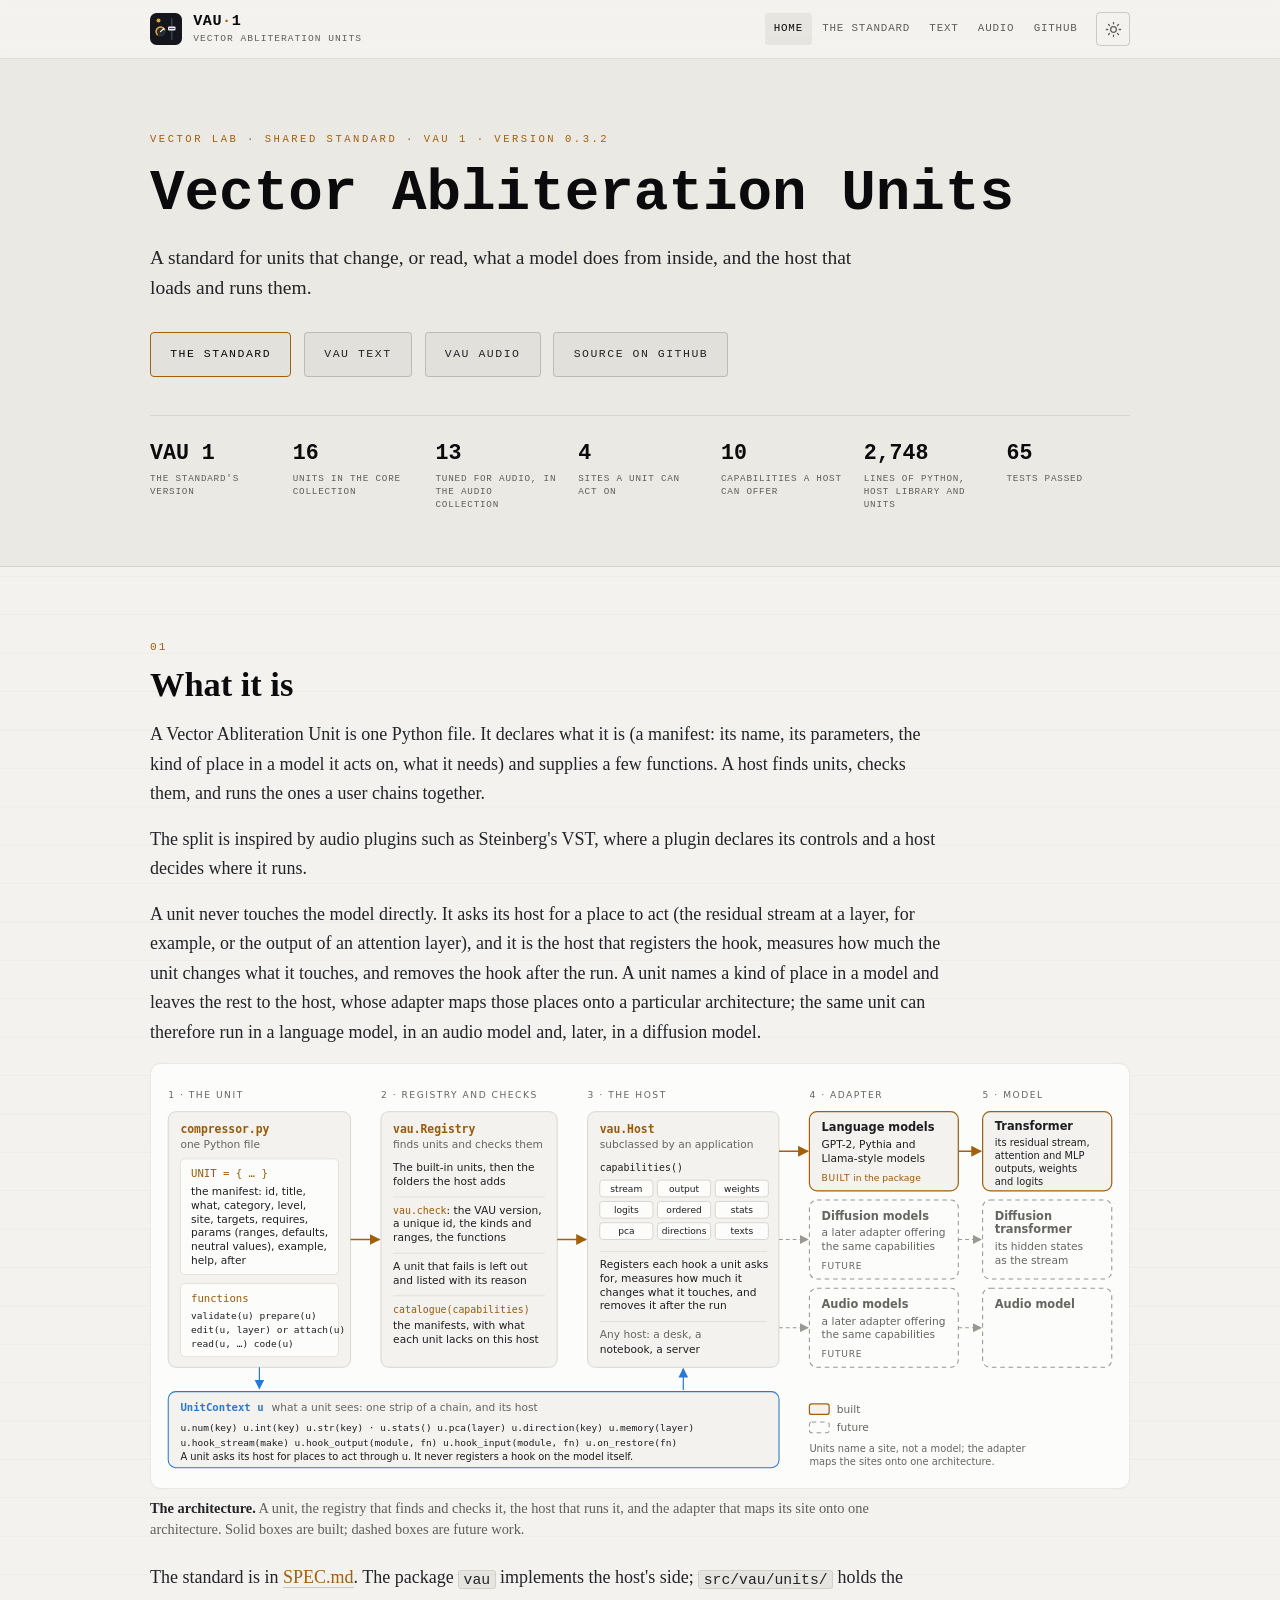
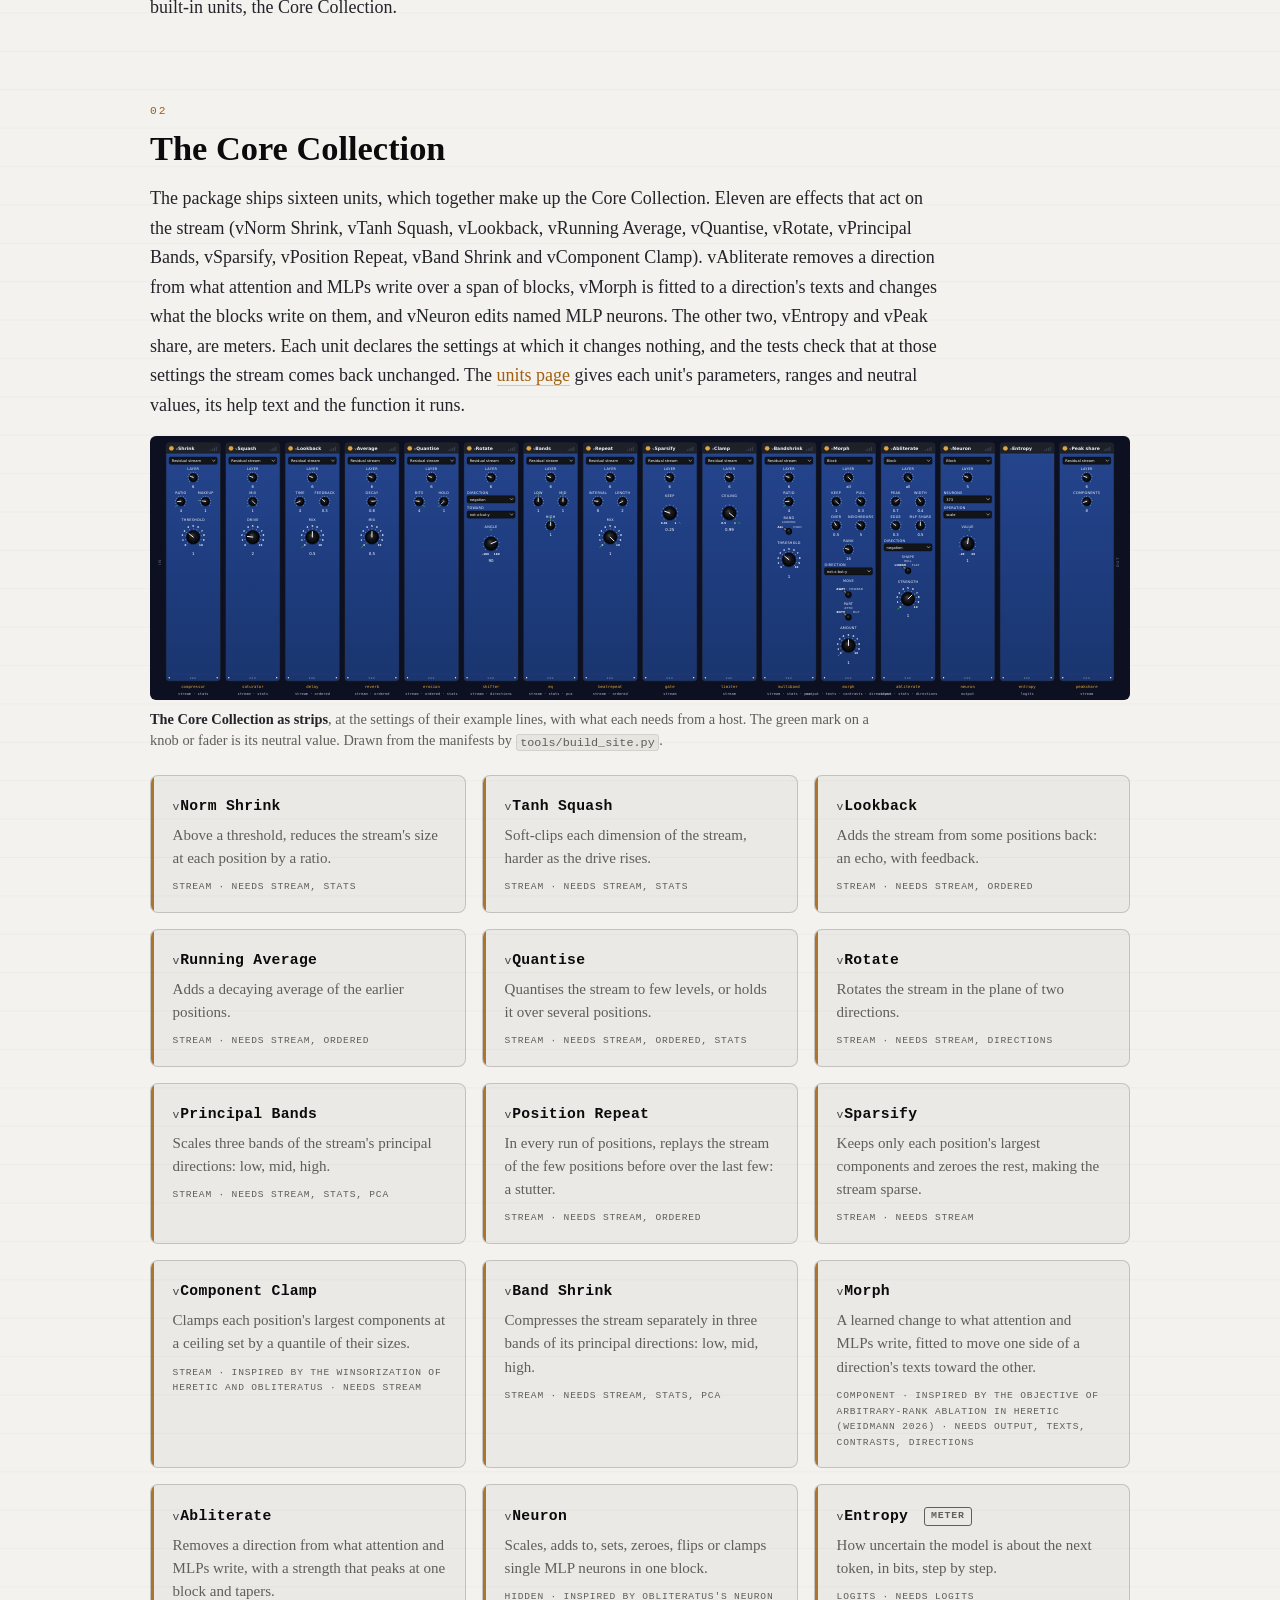
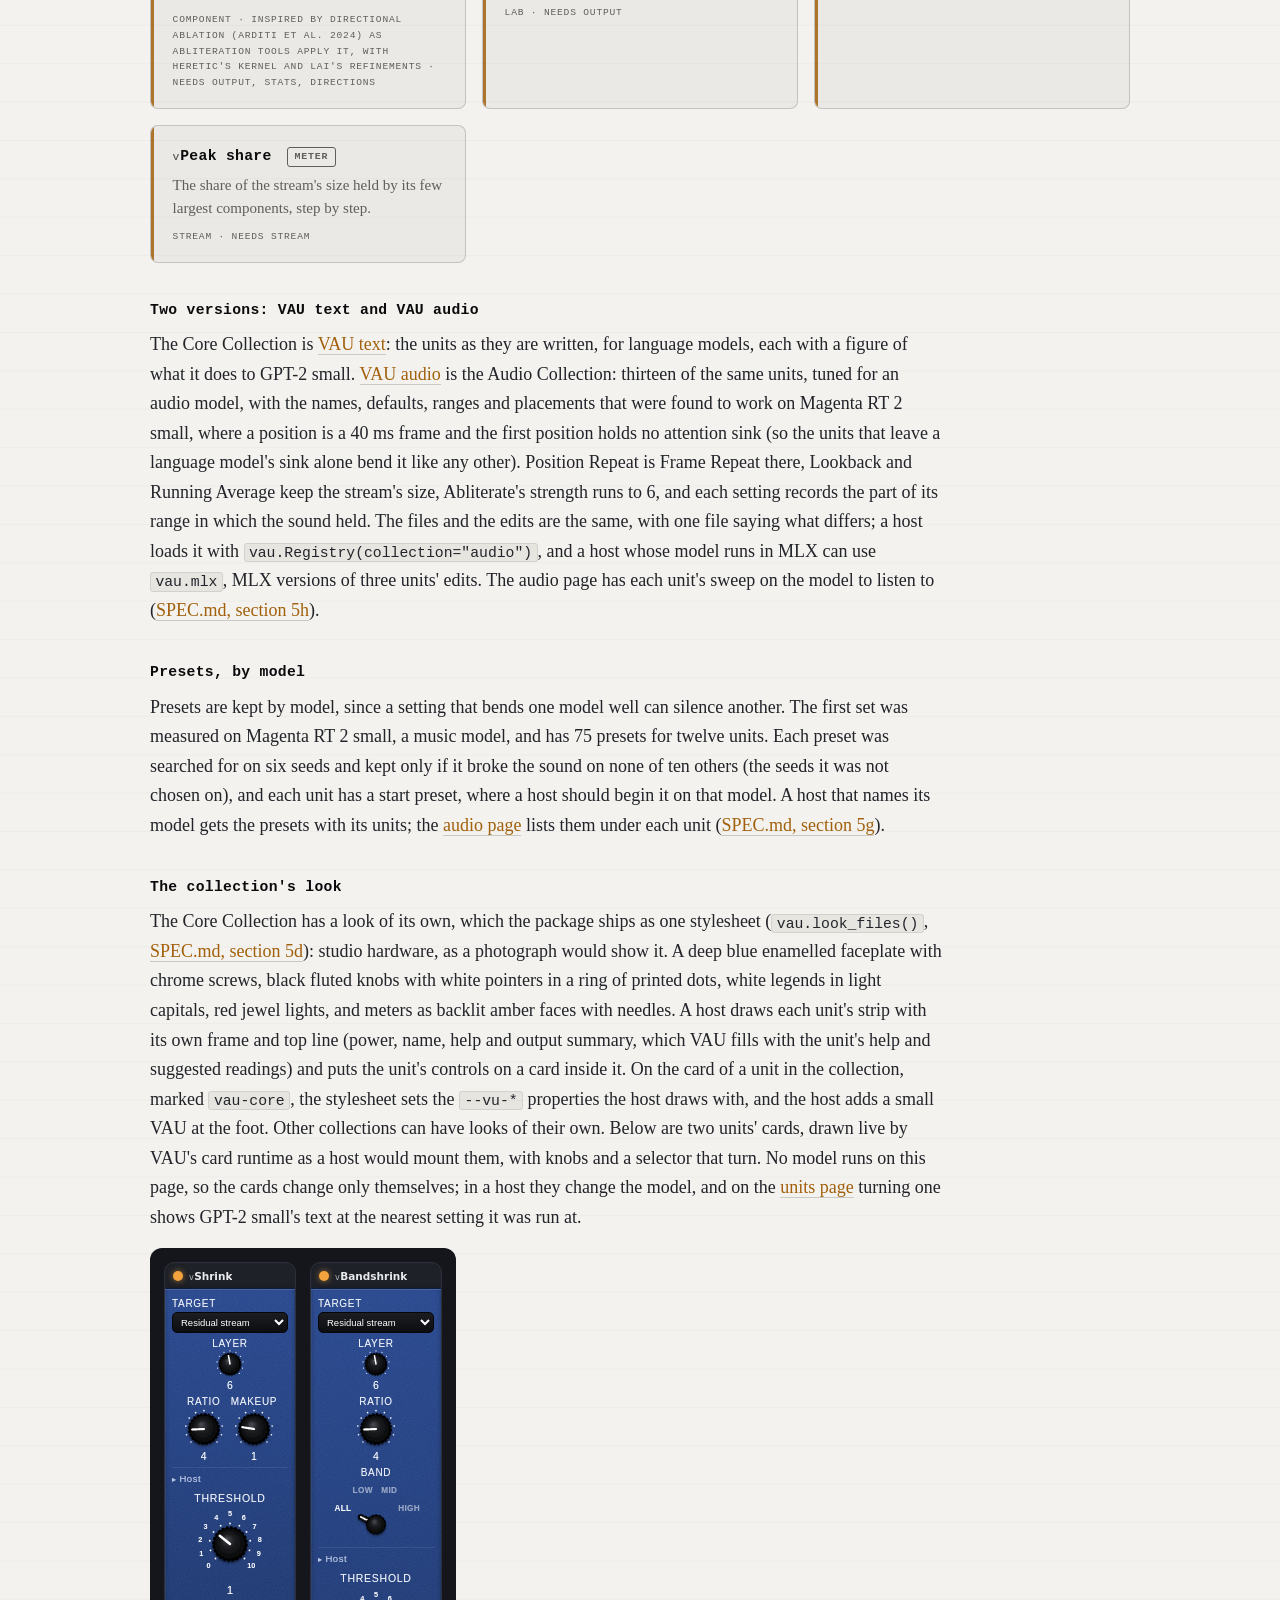
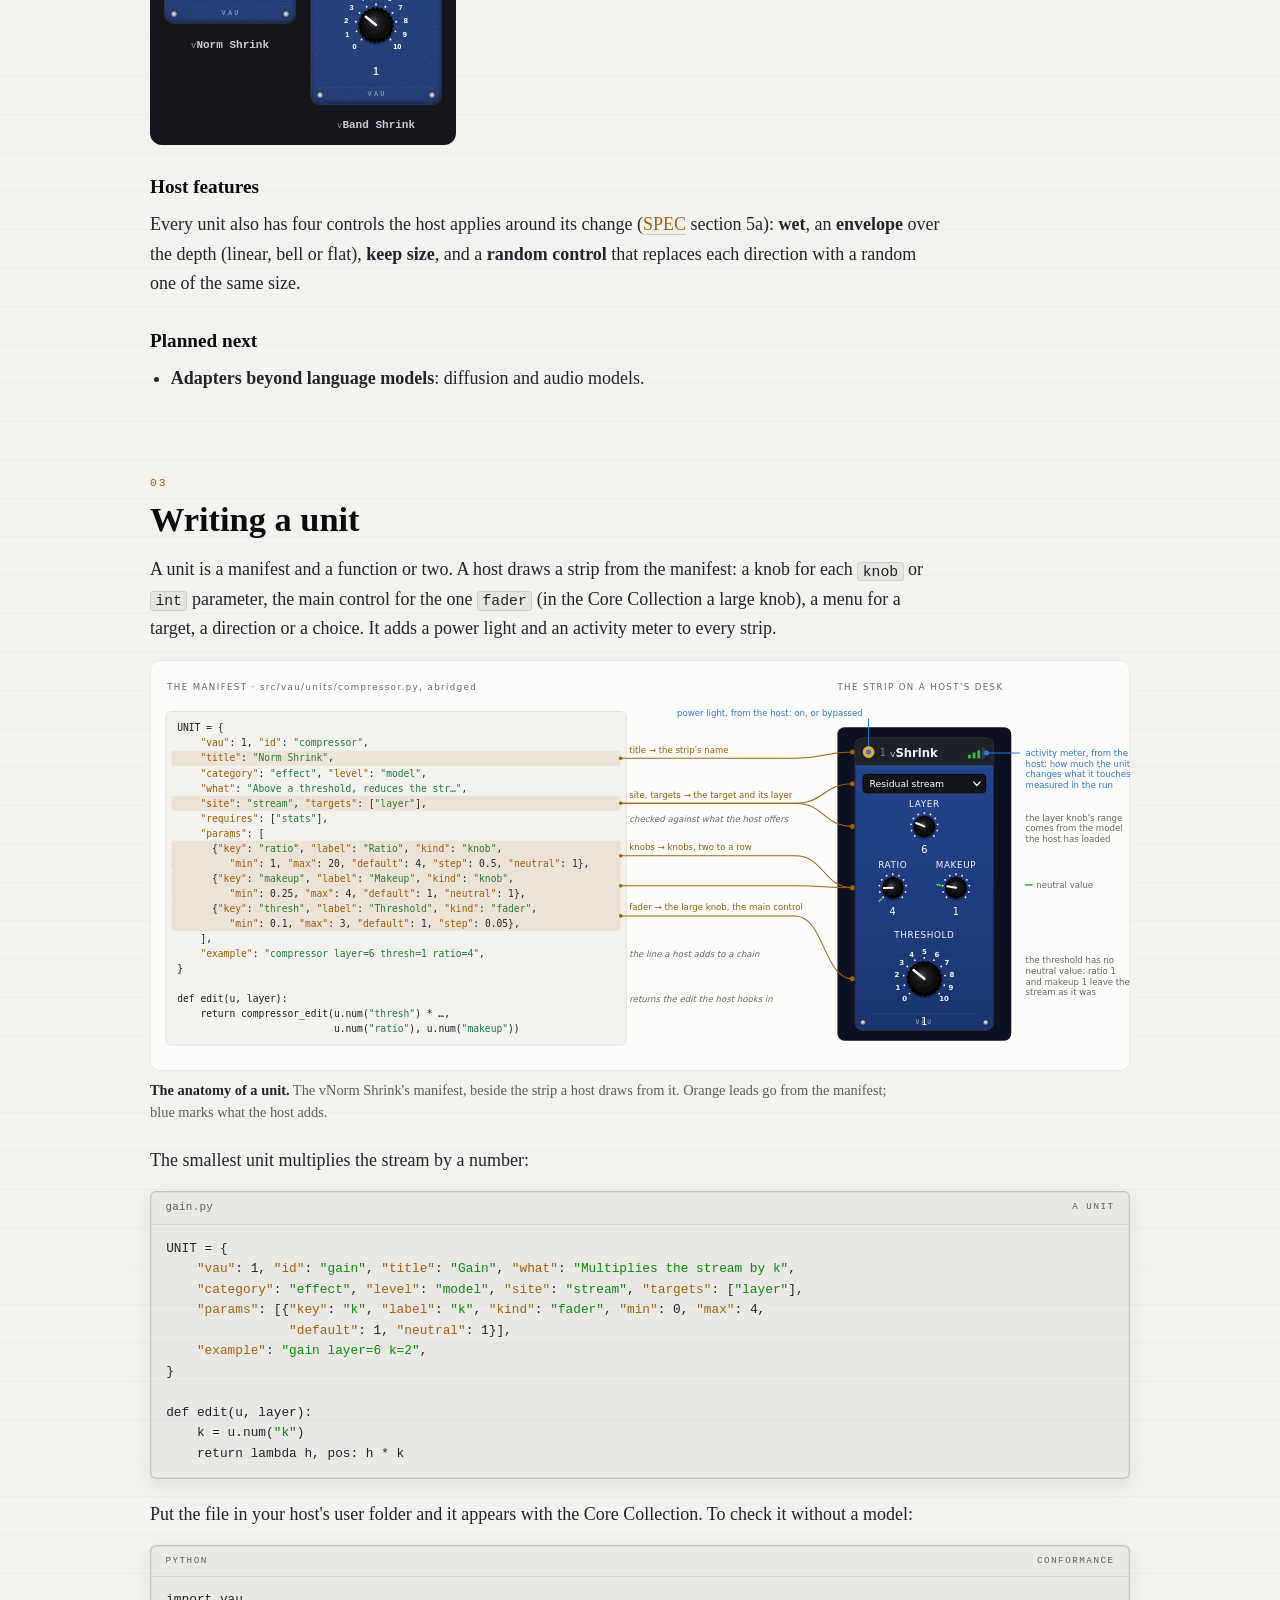
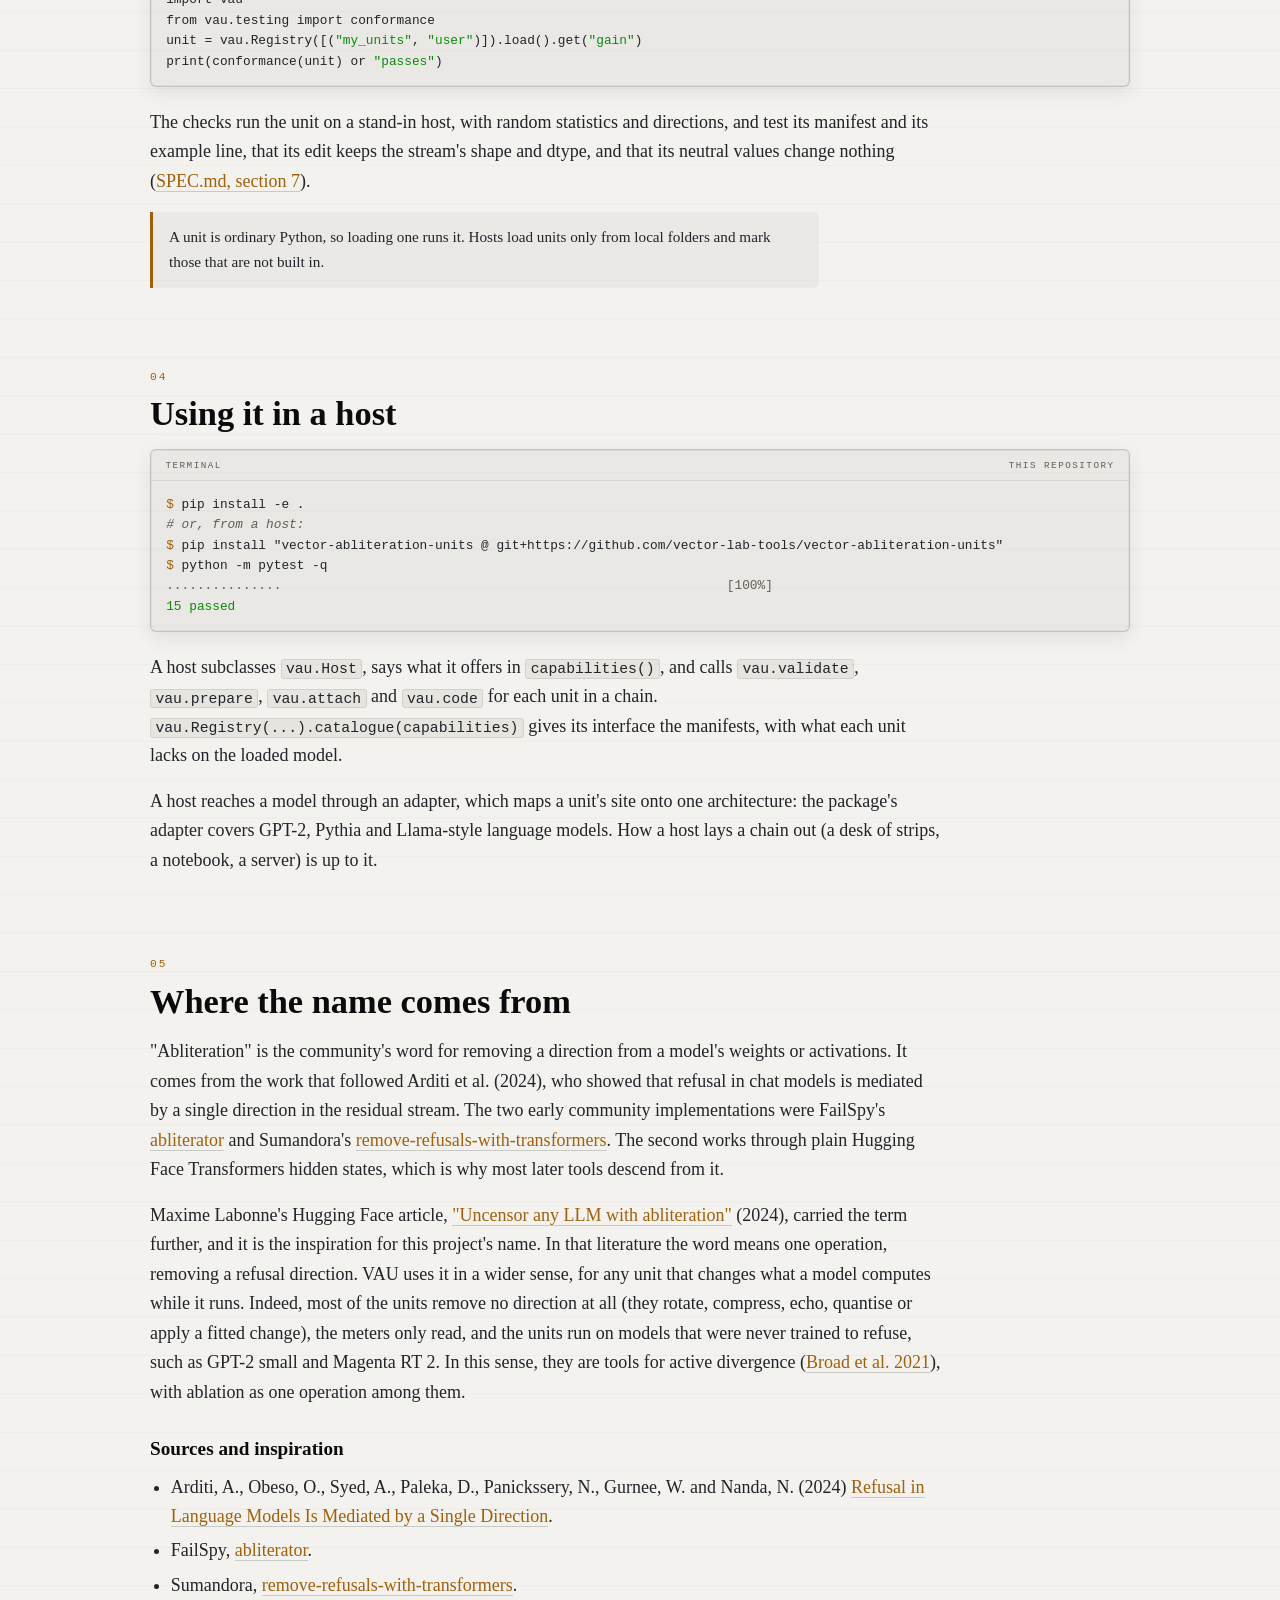
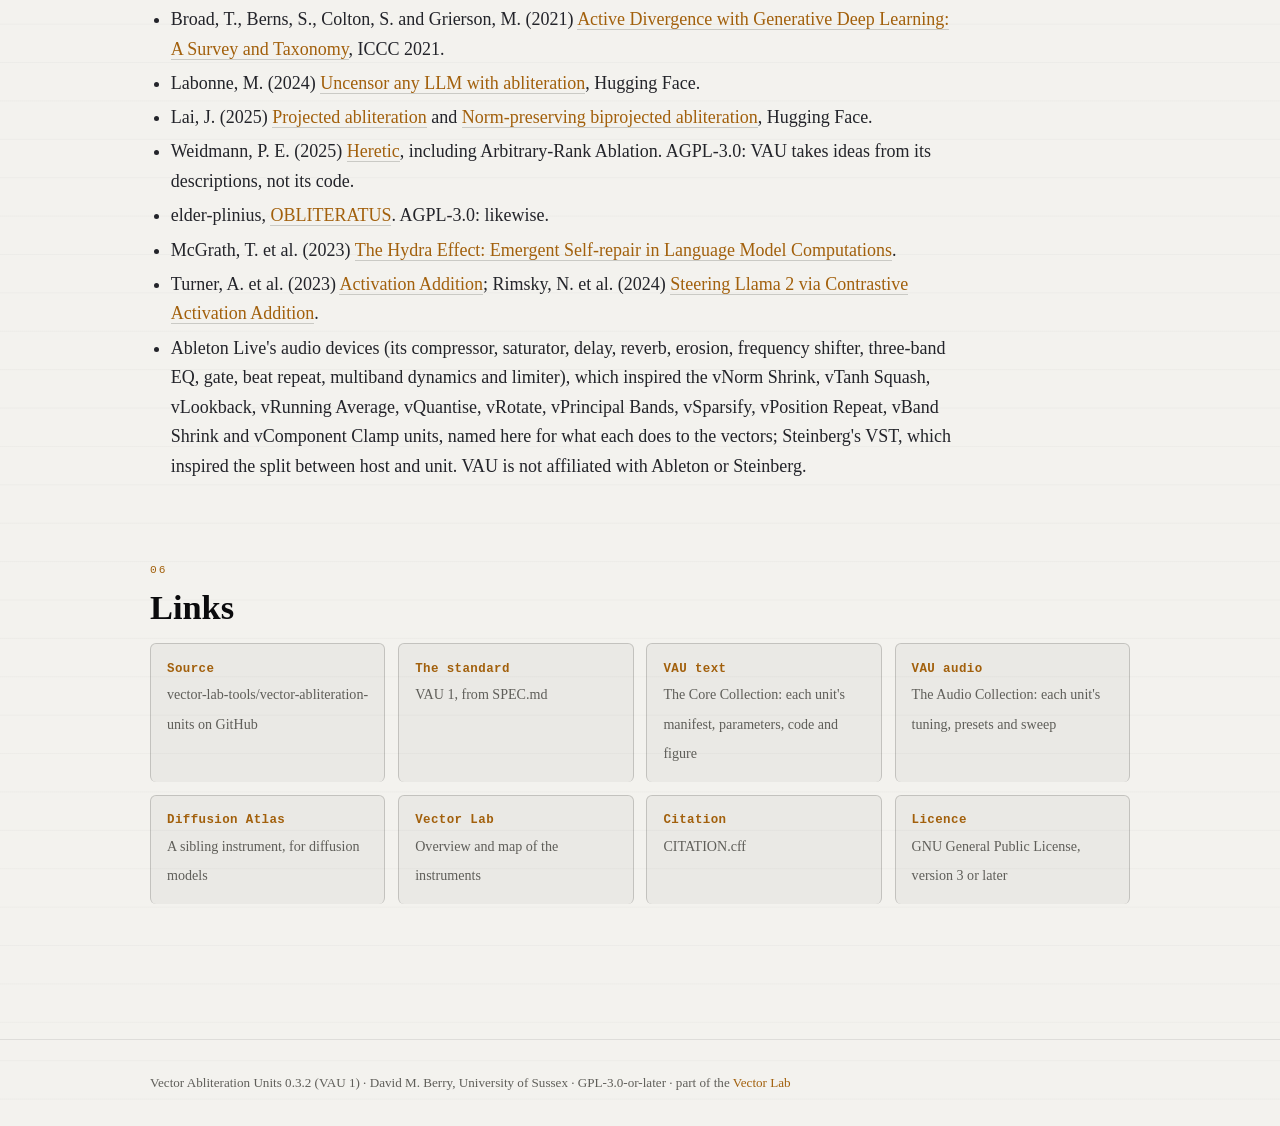
<file: docs/index.html>
<!DOCTYPE html>
<html lang="en-GB">
<head>
  <meta charset="utf-8">
  <meta name="viewport" content="width=device-width, initial-scale=1">
  <title>Vector Abliteration Units (VAU)</title>
  <meta name="description" content="Vector Abliteration Units: a standard for units that change, or read, what a model does from inside, and the host library that loads and runs them. Part of the Vector Lab.">
  <link rel="icon" href="logo.svg" type="image/svg+xml">
  <meta name="theme-color" content="#f3f2ee">
  <meta property="og:title" content="Vector Abliteration Units (VAU)">
  <meta property="og:description" content="A standard for units that change, or read, what a model does from inside, and the host that loads and runs them.">
  <meta property="og:type" content="website">
  <meta property="og:url" content="https://vector-lab-tools.github.io/vector-abliteration-units/">
  <script>(function(){try{var t=localStorage.getItem('vau-theme');if(t!=='dark')t='light';document.documentElement.setAttribute('data-theme',t);}catch(e){}})();</script>
  <link rel="stylesheet" href="style.css">
  <link rel="stylesheet" href="vau-card.css">
  <link rel="stylesheet" href="vau-core.css">
</head>
<body>
<!-- Written by hand, except the unit cards between the units markers, which tools/build_site.py fills from the manifests.
     Copyright (C) 2026 David M. Berry. SPDX-License-Identifier: GPL-3.0-or-later -->

  <header class="site-header">
    <div class="wrap">
      <a class="brand" href="./" aria-label="Vector Abliteration Units, home">
        <img src="logo.svg" alt="">
        <span class="brand-block">
          <span class="brand-name">VAU<span class="dot">·</span>1</span>
          <span class="brand-tagline">Vector Abliteration Units</span>
        </span>
      </a>
      <div class="head-tools">
        <nav class="site-nav" aria-label="Site">
          <a href="index.html" aria-current="page">Home</a>
          <a href="spec.html">The standard</a>
          <a href="units.html">Text</a>
          <a href="audio.html">Audio</a>
          <a href="https://github.com/vector-lab-tools/vector-abliteration-units">GitHub</a>
        </nav>
        <button class="theme-toggle" type="button" aria-label="Switch between light and dark" title="Switch between light and dark">
          <svg class="icon-moon" viewBox="0 0 24 24" fill="none" stroke="currentColor" stroke-width="1.8" stroke-linecap="round" stroke-linejoin="round" aria-hidden="true"><path d="M21 12.79A9 9 0 1 1 11.21 3 7 7 0 0 0 21 12.79z"/></svg>
          <svg class="icon-sun" viewBox="0 0 24 24" fill="none" stroke="currentColor" stroke-width="1.8" stroke-linecap="round" stroke-linejoin="round" aria-hidden="true"><circle cx="12" cy="12" r="4"/><path d="M12 2v2M12 20v2M4.93 4.93l1.41 1.41M17.66 17.66l1.41 1.41M2 12h2M20 12h2M4.93 19.07l1.41-1.41M17.66 6.34l1.41-1.41"/></svg>
        </button>
      </div>
    </div>
  </header>

  <section class="hero">
    <div class="wrap hero-inner">
      <span class="kicker">Vector Lab · shared standard · VAU 1 · version 0.3.2</span>
      <h1>Vector Abliteration Units</h1>
      <p class="tagline">A standard for units that change, or read, what a model does from inside, and the host that loads and runs them.</p>
      <div class="hero-actions">
        <a class="btn btn-primary" href="spec.html">The standard</a>
        <a class="btn" href="units.html">VAU text</a>
        <a class="btn" href="audio.html">VAU audio</a>
        <a class="btn" href="https://github.com/vector-lab-tools/vector-abliteration-units">Source on GitHub</a>
      </div>
      <div class="stats" aria-label="VAU in figures">
        <div><b>VAU 1</b><span>The standard's version</span></div>
        <div><b>16</b><span>Units in the Core Collection</span></div>
        <div><b>13</b><span>Tuned for audio, in the Audio Collection</span></div>
        <div><b>4</b><span>Sites a unit can act on</span></div>
        <div><b>10</b><span>Capabilities a host can offer</span></div>
        <div><b>2,748</b><span>Lines of Python, host library and units</span></div>
        <div><b>65</b><span>Tests passed</span></div>
      </div>
    </div>
  </section>

  <main class="content">

    <section class="section wrap reveal" id="what">
      <span class="num">01</span>
      <h2>What it is</h2>
      <p>A Vector Abliteration Unit is one Python file. It declares what it is (a manifest: its name, its parameters, the kind of place in a model it acts on, what it needs) and supplies a few functions. A host finds units, checks them, and runs the ones a user chains together.</p>
      <p>The split is inspired by audio plugins such as Steinberg's VST, where a plugin declares its controls and a host decides where it runs.</p>
      <p>A unit never touches the model directly. It asks its host for a place to act (the residual stream at a layer, for example, or the output of an attention layer), and it is the host that registers the hook, measures how much the unit changes what it touches, and removes the hook after the run. A unit names a kind of place in a model and leaves the rest to the host, whose adapter maps those places onto a particular architecture; the same unit can therefore run in a language model, in an audio model and, later, in a diffusion model.</p>
      <figure class="diagram">
        <a href="img/architecture.svg"><img src="img/architecture.svg" width="1290" height="560" alt="The architecture: a unit file (manifest and functions) is found and checked by the registry, run by a host that lists its capabilities, and reaches the model through an adapter. The language-model adapter is built; adapters for diffusion and audio models are marked as future. Beneath, the UnitContext through which a unit asks its host for places to act."></a>
        <figcaption><b>The architecture.</b> A unit, the registry that finds and checks it, the host that runs it, and the adapter that maps its site onto one architecture. Solid boxes are built; dashed boxes are future work.</figcaption>
      </figure>
      <p>The standard is in <a href="spec.html">SPEC.md</a>. The package <code>vau</code> implements the host's side; <code>src/vau/units/</code> holds the built-in units, the Core Collection.</p>
    </section>

    <section class="section wrap reveal" id="units">
      <span class="num">02</span>
      <h2>The Core Collection</h2>
      <p>The package ships sixteen units, which together make up the Core Collection. Eleven are effects that act on the stream (vNorm Shrink, vTanh Squash, vLookback, vRunning Average, vQuantise, vRotate, vPrincipal Bands, vSparsify, vPosition Repeat, vBand Shrink and vComponent Clamp). vAbliterate removes a direction from what attention and MLPs write over a span of blocks, vMorph is fitted to a direction's texts and changes what the blocks write on them, and vNeuron edits named MLP neurons. The other two, vEntropy and vPeak share, are meters. Each unit declares the settings at which it changes nothing, and the tests check that at those settings the stream comes back unchanged. The <a href="units.html">units page</a> gives each unit's parameters, ranges and neutral values, its help text and the function it runs.</p>
      <figure class="diagram">
        <a href="img/units.svg"><img src="img/units.svg" width="2698" height="726" loading="lazy" alt="The built-in units drawn as strips on a mixing desk at the settings of their example lines: vNorm Shrink, vTanh Squash, vLookback, vRunning Average, vQuantise, vRotate and vPrincipal Bands, each with what it needs from a host below it."></a>
        <figcaption><b>The Core Collection as strips</b>, at the settings of their example lines, with what each needs from a host. The green mark on a knob or fader is its neutral value. Drawn from the manifests by <code>tools/build_site.py</code>.</figcaption>
      </figure>
      <div class="cards">
<!-- units:start -->
        <a class="card" href="units.html#compressor"><h3><span class="vpre">v</span>Norm Shrink</h3><p>Above a threshold, reduces the stream&#x27;s size at each position by a ratio.</p><span class="after">stream · needs stream, stats</span></a>
        <a class="card" href="units.html#saturator"><h3><span class="vpre">v</span>Tanh Squash</h3><p>Soft-clips each dimension of the stream, harder as the drive rises.</p><span class="after">stream · needs stream, stats</span></a>
        <a class="card" href="units.html#delay"><h3><span class="vpre">v</span>Lookback</h3><p>Adds the stream from some positions back: an echo, with feedback.</p><span class="after">stream · needs stream, ordered</span></a>
        <a class="card" href="units.html#reverb"><h3><span class="vpre">v</span>Running Average</h3><p>Adds a decaying average of the earlier positions.</p><span class="after">stream · needs stream, ordered</span></a>
        <a class="card" href="units.html#erosion"><h3><span class="vpre">v</span>Quantise</h3><p>Quantises the stream to few levels, or holds it over several positions.</p><span class="after">stream · needs stream, ordered, stats</span></a>
        <a class="card" href="units.html#shifter"><h3><span class="vpre">v</span>Rotate</h3><p>Rotates the stream in the plane of two directions.</p><span class="after">stream · needs stream, directions</span></a>
        <a class="card" href="units.html#eq"><h3><span class="vpre">v</span>Principal Bands</h3><p>Scales three bands of the stream&#x27;s principal directions: low, mid, high.</p><span class="after">stream · needs stream, stats, pca</span></a>
        <a class="card" href="units.html#beatrepeat"><h3><span class="vpre">v</span>Position Repeat</h3><p>In every run of positions, replays the stream of the few positions before over the last few: a stutter.</p><span class="after">stream · needs stream, ordered</span></a>
        <a class="card" href="units.html#gate"><h3><span class="vpre">v</span>Sparsify</h3><p>Keeps only each position&#x27;s largest components and zeroes the rest, making the stream sparse.</p><span class="after">stream · needs stream</span></a>
        <a class="card" href="units.html#limiter"><h3><span class="vpre">v</span>Component Clamp</h3><p>Clamps each position&#x27;s largest components at a ceiling set by a quantile of their sizes.</p><span class="after">stream · inspired by the winsorization of Heretic and OBLITERATUS · needs stream</span></a>
        <a class="card" href="units.html#multiband"><h3><span class="vpre">v</span>Band Shrink</h3><p>Compresses the stream separately in three bands of its principal directions: low, mid, high.</p><span class="after">stream · needs stream, stats, pca</span></a>
        <a class="card" href="units.html#morph"><h3><span class="vpre">v</span>Morph</h3><p>A learned change to what attention and MLPs write, fitted to move one side of a direction&#x27;s texts toward the other.</p><span class="after">component · inspired by the objective of Arbitrary-Rank Ablation in Heretic (Weidmann 2026) · needs output, texts, contrasts, directions</span></a>
        <a class="card" href="units.html#abliterate"><h3><span class="vpre">v</span>Abliterate</h3><p>Removes a direction from what attention and MLPs write, with a strength that peaks at one block and tapers.</p><span class="after">component · inspired by directional ablation (Arditi et al. 2024) as abliteration tools apply it, with Heretic&#x27;s kernel and Lai&#x27;s refinements · needs output, stats, directions</span></a>
        <a class="card" href="units.html#neuron"><h3><span class="vpre">v</span>Neuron</h3><p>Scales, adds to, sets, zeroes, flips or clamps single MLP neurons in one block.</p><span class="after">hidden · inspired by OBLITERATUS&#x27;s Neuron Lab · needs output</span></a>
        <a class="card" href="units.html#entropy"><h3><span class="vpre">v</span>Entropy <span class="meterbadge">meter</span></h3><p>How uncertain the model is about the next token, in bits, step by step.</p><span class="after">logits · needs logits</span></a>
        <a class="card" href="units.html#peakshare"><h3><span class="vpre">v</span>Peak share <span class="meterbadge">meter</span></h3><p>The share of the stream&#x27;s size held by its few largest components, step by step.</p><span class="after">stream · needs stream</span></a>
<!-- units:end -->
      </div>
      <h3 class="look-h">Two versions: VAU text and VAU audio</h3>
      <p>The Core Collection is <a href="units.html">VAU text</a>: the units as they are written, for language models, each with a figure of what it does to GPT-2 small. <a href="audio.html">VAU audio</a> is the Audio Collection: thirteen of the same units, tuned for an audio model, with the names, defaults, ranges and placements that were found to work on Magenta RT 2 small, where a position is a 40 ms frame and the first position holds no attention sink (so the units that leave a language model's sink alone bend it like any other). Position Repeat is Frame Repeat there, Lookback and Running Average keep the stream's size, Abliterate's strength runs to 6, and each setting records the part of its range in which the sound held. The files and the edits are the same, with one file saying what differs; a host loads it with <code>vau.Registry(collection="audio")</code>, and a host whose model runs in MLX can use <code>vau.mlx</code>, MLX versions of three units' edits. The audio page has each unit's sweep on the model to listen to (<a href="spec.html#5h-the-audio-collection-and-mlx-versions">SPEC.md, section 5h</a>).</p>
      <h3 class="look-h">Presets, by model</h3>
      <p>Presets are kept by model, since a setting that bends one model well can silence another. The first set was measured on Magenta RT 2 small, a music model, and has 75 presets for twelve units. Each preset was searched for on six seeds and kept only if it broke the sound on none of ten others (the seeds it was not chosen on), and each unit has a start preset, where a host should begin it on that model. A host that names its model gets the presets with its units; the <a href="audio.html">audio page</a> lists them under each unit (<a href="spec.html#5g-presets-by-model">SPEC.md, section 5g</a>).</p>
      <h3 class="look-h">The collection's look</h3>
      <p>The Core Collection has a look of its own, which the package ships as one stylesheet (<code>vau.look_files()</code>, <a href="spec.html#5d-collections-and-their-look-host-presentation">SPEC.md, section 5d</a>): studio hardware, as a photograph would show it. A deep blue enamelled faceplate with chrome screws, black fluted knobs with white pointers in a ring of printed dots, white legends in light capitals, red jewel lights, and meters as backlit amber faces with needles. A host draws each unit's strip with its own frame and top line (power, name, help and output summary, which VAU fills with the unit's help and suggested readings) and puts the unit's controls on a card inside it. On the card of a unit in the collection, marked <code>vau-core</code>, the stylesheet sets the <code>--vu-*</code> properties the host draws with, and the host adds a small VAU at the foot. Other collections can have looks of their own. Below are two units' cards, drawn live by VAU's card runtime as a host would mount them, with knobs and a selector that turn. No model runs on this page, so the cards change only themselves; in a host they change the model, and on the <a href="units.html">units page</a> turning one shows GPT-2 small's text at the nearest setting it was run at.</p>
      <div class="strip-mocks" aria-label="Two units' cards in the Core Collection's look, drawn live by VAU's card runtime: vNorm Shrink, with a layer knob, two knobs and a large threshold knob printed 0 to 10; and vBand Shrink, with a four-way rotary selector for its band and a large threshold knob.">
<!-- cards:start -->
        <figure class="uc"><div class="uc-strip"><div class="uc-top"><span class="uc-led"></span><b><i class="vpre">v</i>Shrink</b></div><div class="uc-card" data-vau-card="compressor" data-values="{&quot;ratio&quot;: &quot;4&quot;, &quot;makeup&quot;: &quot;1&quot;, &quot;thresh&quot;: &quot;1&quot;, &quot;_target&quot;: [&quot;layer&quot;, &quot;6&quot;]}"></div></div><figcaption><i class="vpre">v</i>Norm Shrink</figcaption></figure>
        <figure class="uc"><div class="uc-strip"><div class="uc-top"><span class="uc-led"></span><b><i class="vpre">v</i>Bandshrink</b></div><div class="uc-card" data-vau-card="multiband" data-values="{&quot;ratio&quot;: &quot;4&quot;, &quot;band&quot;: &quot;all&quot;, &quot;thresh&quot;: &quot;1&quot;, &quot;_target&quot;: [&quot;layer&quot;, &quot;6&quot;]}"></div></div><figcaption><i class="vpre">v</i>Band Shrink</figcaption></figure>
<!-- cards:end -->
      </div>
      <h3>Host features</h3>
      <p>Every unit also has four controls the host applies around its change (<a href="spec.html">SPEC</a> section 5a): <b>wet</b>, an <b>envelope</b> over the depth (linear, bell or flat), <b>keep size</b>, and a <b>random control</b> that replaces each direction with a random one of the same size.</p>
      <h3>Planned next</h3>
      <ul>
        <li><b>Adapters beyond language models</b>: diffusion and audio models.</li>
      </ul>
    </section>

    <section class="section wrap reveal" id="write">
      <span class="num">03</span>
      <h2>Writing a unit</h2>
      <p>A unit is a manifest and a function or two. A host draws a strip from the manifest: a knob for each <code>knob</code> or <code>int</code> parameter, the main control for the one <code>fader</code> (in the Core Collection a large knob), a menu for a target, a direction or a choice. It adds a power light and an activity meter to every strip.</p>
      <figure class="diagram">
        <a href="img/anatomy.svg"><img src="img/anatomy.svg" width="1370" height="640" loading="lazy" alt="The vNorm Shrink's manifest, abridged, beside the strip a host draws from it: the title becomes the strip's name, the site and targets its target menu and layer knob, the two knob parameters two knobs, the fader parameter the large knob. The host adds the power light and the activity meter."></a>
        <figcaption><b>The anatomy of a unit.</b> The vNorm Shrink's manifest, beside the strip a host draws from it. Orange leads go from the manifest; blue marks what the host adds.</figcaption>
      </figure>
      <p>The smallest unit multiplies the stream by a number:</p>
      <div class="term"><div class="label"><span class="raw">gain.py</span><span>A unit</span></div>
<pre><code>UNIT = {
    <span class="k">"vau"</span>: 1, <span class="k">"id"</span>: <span class="s">"gain"</span>, <span class="k">"title"</span>: <span class="s">"Gain"</span>, <span class="k">"what"</span>: <span class="s">"Multiplies the stream by k"</span>,
    <span class="k">"category"</span>: <span class="s">"effect"</span>, <span class="k">"level"</span>: <span class="s">"model"</span>, <span class="k">"site"</span>: <span class="s">"stream"</span>, <span class="k">"targets"</span>: [<span class="s">"layer"</span>],
    <span class="k">"params"</span>: [{<span class="k">"key"</span>: <span class="s">"k"</span>, <span class="k">"label"</span>: <span class="s">"k"</span>, <span class="k">"kind"</span>: <span class="s">"fader"</span>, <span class="k">"min"</span>: 0, <span class="k">"max"</span>: 4,
                <span class="k">"default"</span>: 1, <span class="k">"neutral"</span>: 1}],
    <span class="k">"example"</span>: <span class="s">"gain layer=6 k=2"</span>,
}

def edit(u, layer):
    k = u.num(<span class="s">"k"</span>)
    return lambda h, pos: h * k</code></pre></div>
      <p>Put the file in your host's user folder and it appears with the Core Collection. To check it without a model:</p>
      <div class="term"><div class="label"><span>Python</span><span>Conformance</span></div>
<pre><code>import vau
from vau.testing import conformance
unit = vau.Registry([(<span class="s">"my_units"</span>, <span class="s">"user"</span>)]).load().get(<span class="s">"gain"</span>)
print(conformance(unit) or <span class="s">"passes"</span>)</code></pre></div>
      <p>The checks run the unit on a stand-in host, with random statistics and directions, and test its manifest and its example line, that its edit keeps the stream's shape and dtype, and that its neutral values change nothing (<a href="spec.html#7-conformance">SPEC.md, section 7</a>).</p>
      <p class="note">A unit is ordinary Python, so loading one runs it. Hosts load units only from local folders and mark those that are not built in.</p>
    </section>

    <section class="section wrap reveal" id="host">
      <span class="num">04</span>
      <h2>Using it in a host</h2>
      <div class="term"><div class="label"><span>Terminal</span><span>This repository</span></div>
<pre><span class="in">pip install -e .</span>
<span class="c"># or, from a host:</span>
<span class="in">pip install "vector-abliteration-units @ git+https://github.com/vector-lab-tools/vector-abliteration-units"</span>
<span class="in">python -m pytest -q</span>
<span class="out">...............                                                          [100%]</span>
<span class="ok">15 passed</span></pre></div>
      <p>A host subclasses <code>vau.Host</code>, says what it offers in <code>capabilities()</code>, and calls <code>vau.validate</code>, <code>vau.prepare</code>, <code>vau.attach</code> and <code>vau.code</code> for each unit in a chain. <code>vau.Registry(...).catalogue(capabilities)</code> gives its interface the manifests, with what each unit lacks on the loaded model.</p>
      <p>A host reaches a model through an adapter, which maps a unit's site onto one architecture: the package's adapter covers GPT-2, Pythia and Llama-style language models. How a host lays a chain out (a desk of strips, a notebook, a server) is up to it.</p>
    </section>

    <section class="section wrap reveal" id="name">
      <span class="num">05</span>
      <h2>Where the name comes from</h2>
      <p>"Abliteration" is the community's word for removing a direction from a model's weights or activations. It comes from the work that followed Arditi et al. (2024), who showed that refusal in chat models is mediated by a single direction in the residual stream. The two early community implementations were FailSpy's <a href="https://github.com/FailSpy/abliterator">abliterator</a> and Sumandora's <a href="https://github.com/Sumandora/remove-refusals-with-transformers">remove-refusals-with-transformers</a>. The second works through plain Hugging Face Transformers hidden states, which is why most later tools descend from it.</p>
      <p>Maxime Labonne's Hugging Face article, <a href="https://huggingface.co/blog/mlabonne/abliteration">"Uncensor any LLM with abliteration"</a> (2024), carried the term further, and it is the inspiration for this project's name. In that literature the word means one operation, removing a refusal direction. VAU uses it in a wider sense, for any unit that changes what a model computes while it runs. Indeed, most of the units remove no direction at all (they rotate, compress, echo, quantise or apply a fitted change), the meters only read, and the units run on models that were never trained to refuse, such as GPT-2 small and Magenta RT 2. In this sense, they are tools for active divergence (<a href="https://arxiv.org/abs/2107.05599">Broad et al. 2021</a>), with ablation as one operation among them.</p>
      <h3>Sources and inspiration</h3>
      <ul>
        <li>Arditi, A., Obeso, O., Syed, A., Paleka, D., Panickssery, N., Gurnee, W. and Nanda, N. (2024) <a href="https://arxiv.org/abs/2406.11717">Refusal in Language Models Is Mediated by a Single Direction</a>.</li>
        <li>FailSpy, <a href="https://github.com/FailSpy/abliterator">abliterator</a>.</li>
        <li>Sumandora, <a href="https://github.com/Sumandora/remove-refusals-with-transformers">remove-refusals-with-transformers</a>.</li>
        <li>Broad, T., Berns, S., Colton, S. and Grierson, M. (2021) <a href="https://arxiv.org/abs/2107.05599">Active Divergence with Generative Deep Learning: A Survey and Taxonomy</a>, ICCC 2021.</li>
        <li>Labonne, M. (2024) <a href="https://huggingface.co/blog/mlabonne/abliteration">Uncensor any LLM with abliteration</a>, Hugging Face.</li>
        <li>Lai, J. (2025) <a href="https://huggingface.co/blog/grimjim/projected-abliteration">Projected abliteration</a> and <a href="https://huggingface.co/blog/grimjim/norm-preserving-biprojected-abliteration">Norm-preserving biprojected abliteration</a>, Hugging Face.</li>
        <li>Weidmann, P. E. (2025) <a href="https://github.com/p-e-w/heretic">Heretic</a>, including Arbitrary-Rank Ablation. AGPL-3.0: VAU takes ideas from its descriptions, not its code.</li>
        <li>elder-plinius, <a href="https://github.com/elder-plinius/OBLITERATUS">OBLITERATUS</a>. AGPL-3.0: likewise.</li>
        <li>McGrath, T. et al. (2023) <a href="https://arxiv.org/abs/2307.15771">The Hydra Effect: Emergent Self-repair in Language Model Computations</a>.</li>
        <li>Turner, A. et al. (2023) <a href="https://arxiv.org/abs/2308.10248">Activation Addition</a>; Rimsky, N. et al. (2024) <a href="https://arxiv.org/abs/2312.06681">Steering Llama 2 via Contrastive Activation Addition</a>.</li>
        <li>Ableton Live's audio devices (its compressor, saturator, delay, reverb, erosion, frequency shifter, three-band EQ, gate, beat repeat, multiband dynamics and limiter), which inspired the vNorm Shrink, vTanh Squash, vLookback, vRunning Average, vQuantise, vRotate, vPrincipal Bands, vSparsify, vPosition Repeat, vBand Shrink and vComponent Clamp units, named here for what each does to the vectors; Steinberg's VST, which inspired the split between host and unit. VAU is not affiliated with Ableton or Steinberg.</li>
      </ul>
    </section>

    <section class="section wrap reveal" id="links">
      <span class="num">06</span>
      <h2>Links</h2>
      <div class="links">
        <a href="https://github.com/vector-lab-tools/vector-abliteration-units"><b>Source</b><span>vector-lab-tools/vector-abliteration-units on GitHub</span></a>
        <a href="spec.html"><b>The standard</b><span>VAU 1, from SPEC.md</span></a>
        <a href="units.html"><b>VAU text</b><span>The Core Collection: each unit's manifest, parameters, code and figure</span></a>
        <a href="audio.html"><b>VAU audio</b><span>The Audio Collection: each unit's tuning, presets and sweep</span></a>
        <a href="https://github.com/vector-lab-tools/diffusionatlas"><b>Diffusion Atlas</b><span>A sibling instrument, for diffusion models</span></a>
        <a href="https://vector-lab-tools.github.io"><b>Vector Lab</b><span>Overview and map of the instruments</span></a>
        <a href="https://github.com/vector-lab-tools/vector-abliteration-units/blob/main/CITATION.cff"><b>Citation</b><span>CITATION.cff</span></a>
        <a href="https://github.com/vector-lab-tools/vector-abliteration-units/blob/main/LICENSE"><b>Licence</b><span>GNU General Public License, version 3 or later</span></a>
      </div>
    </section>

  </main>

  <footer class="site-footer">
    <div class="wrap"><p>Vector Abliteration Units 0.3.2 (VAU 1) · David M. Berry, University of Sussex · GPL-3.0-or-later · part of the <a href="https://github.com/vector-lab-tools">Vector Lab</a></p></div>
  </footer>

  <script src="site.js"></script>
  <script src="vau-catalogue.js"></script>
  <script src="vau-card.js"></script>
  <script src="vau-cards.js"></script>
</body>
</html>
</file>
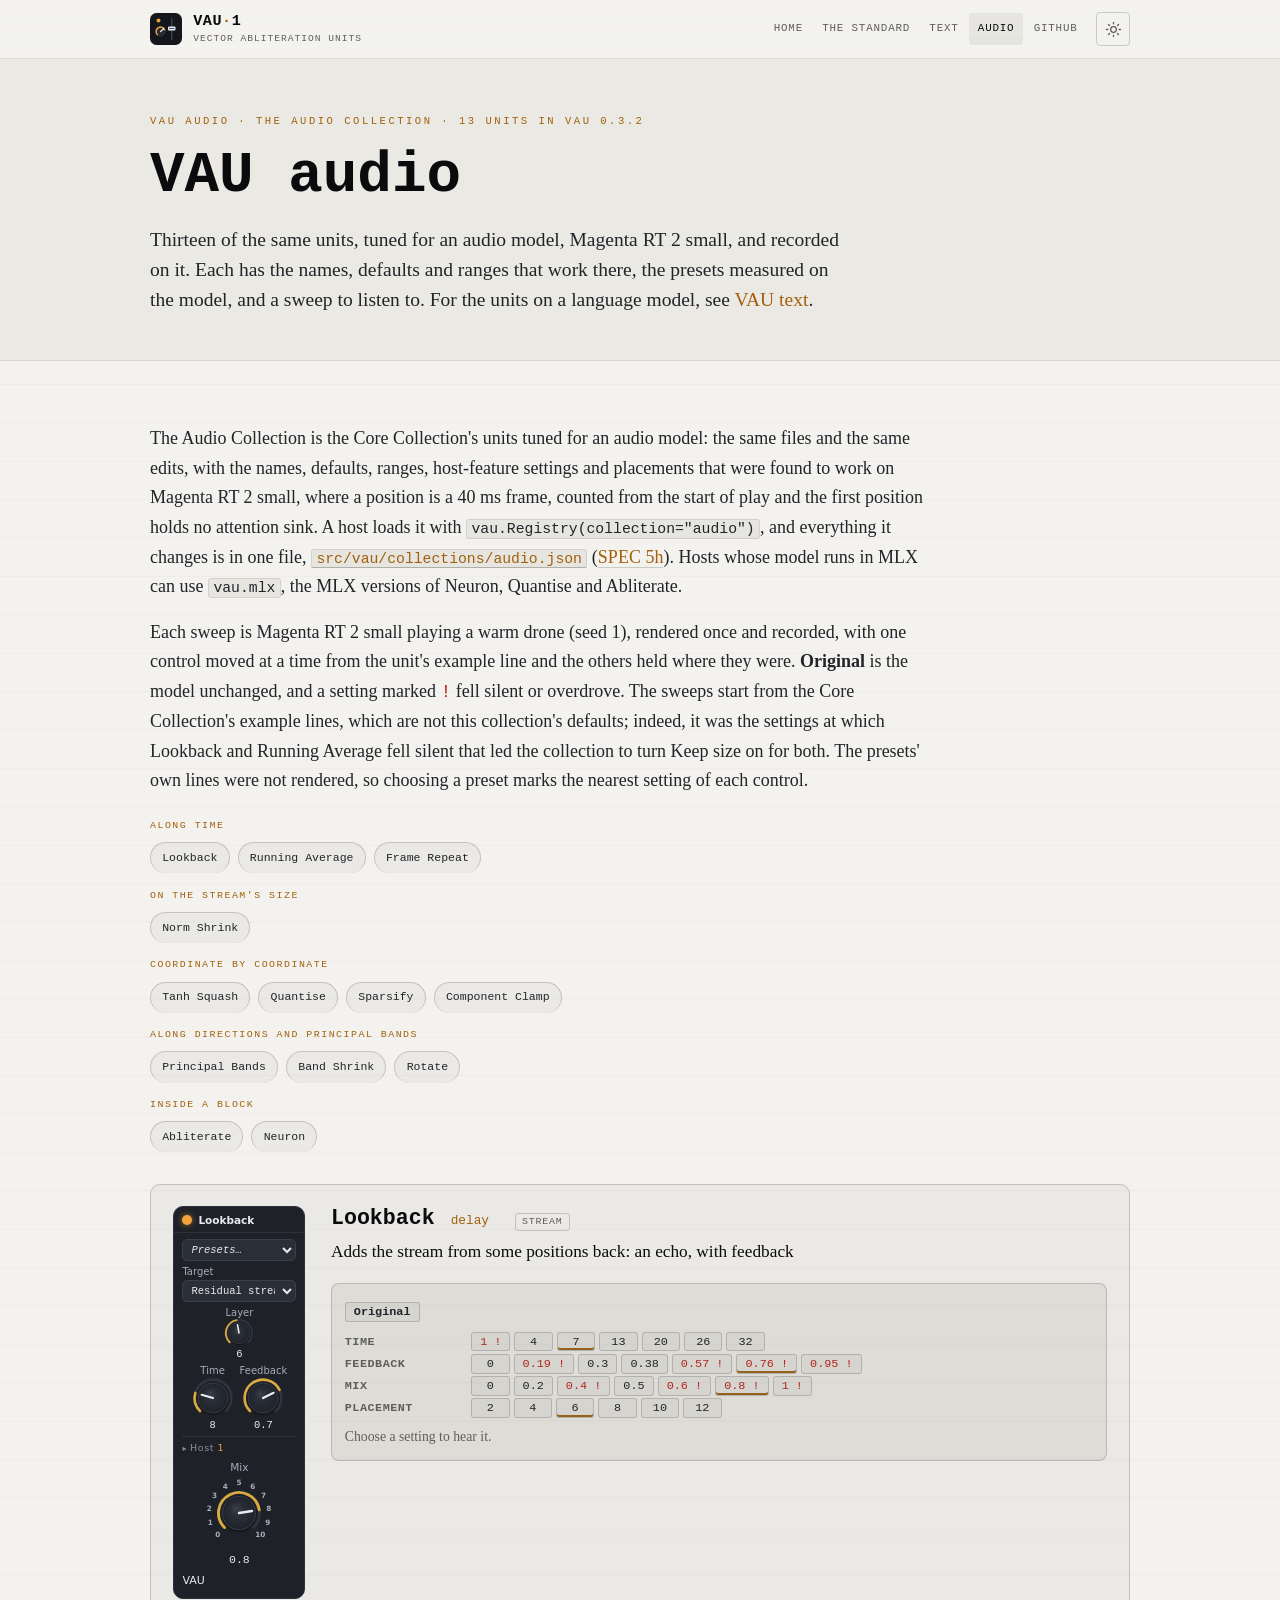
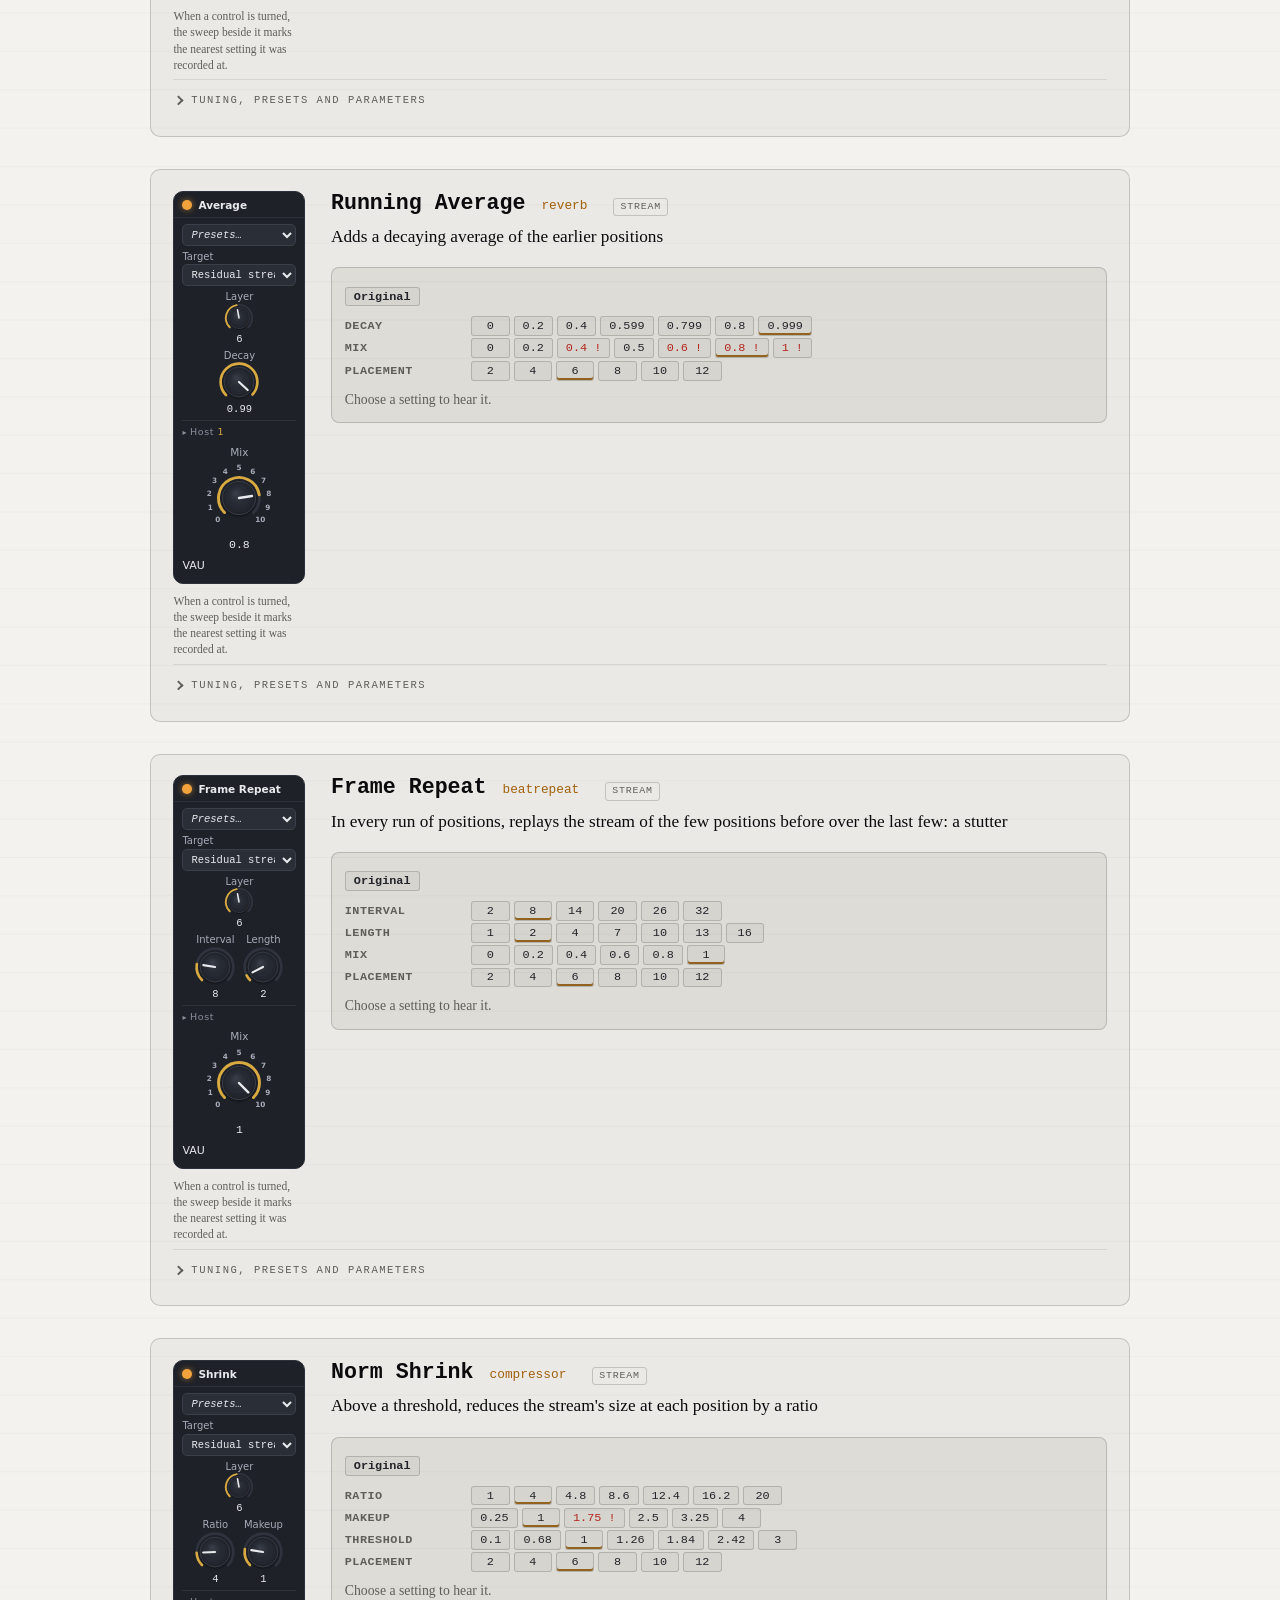
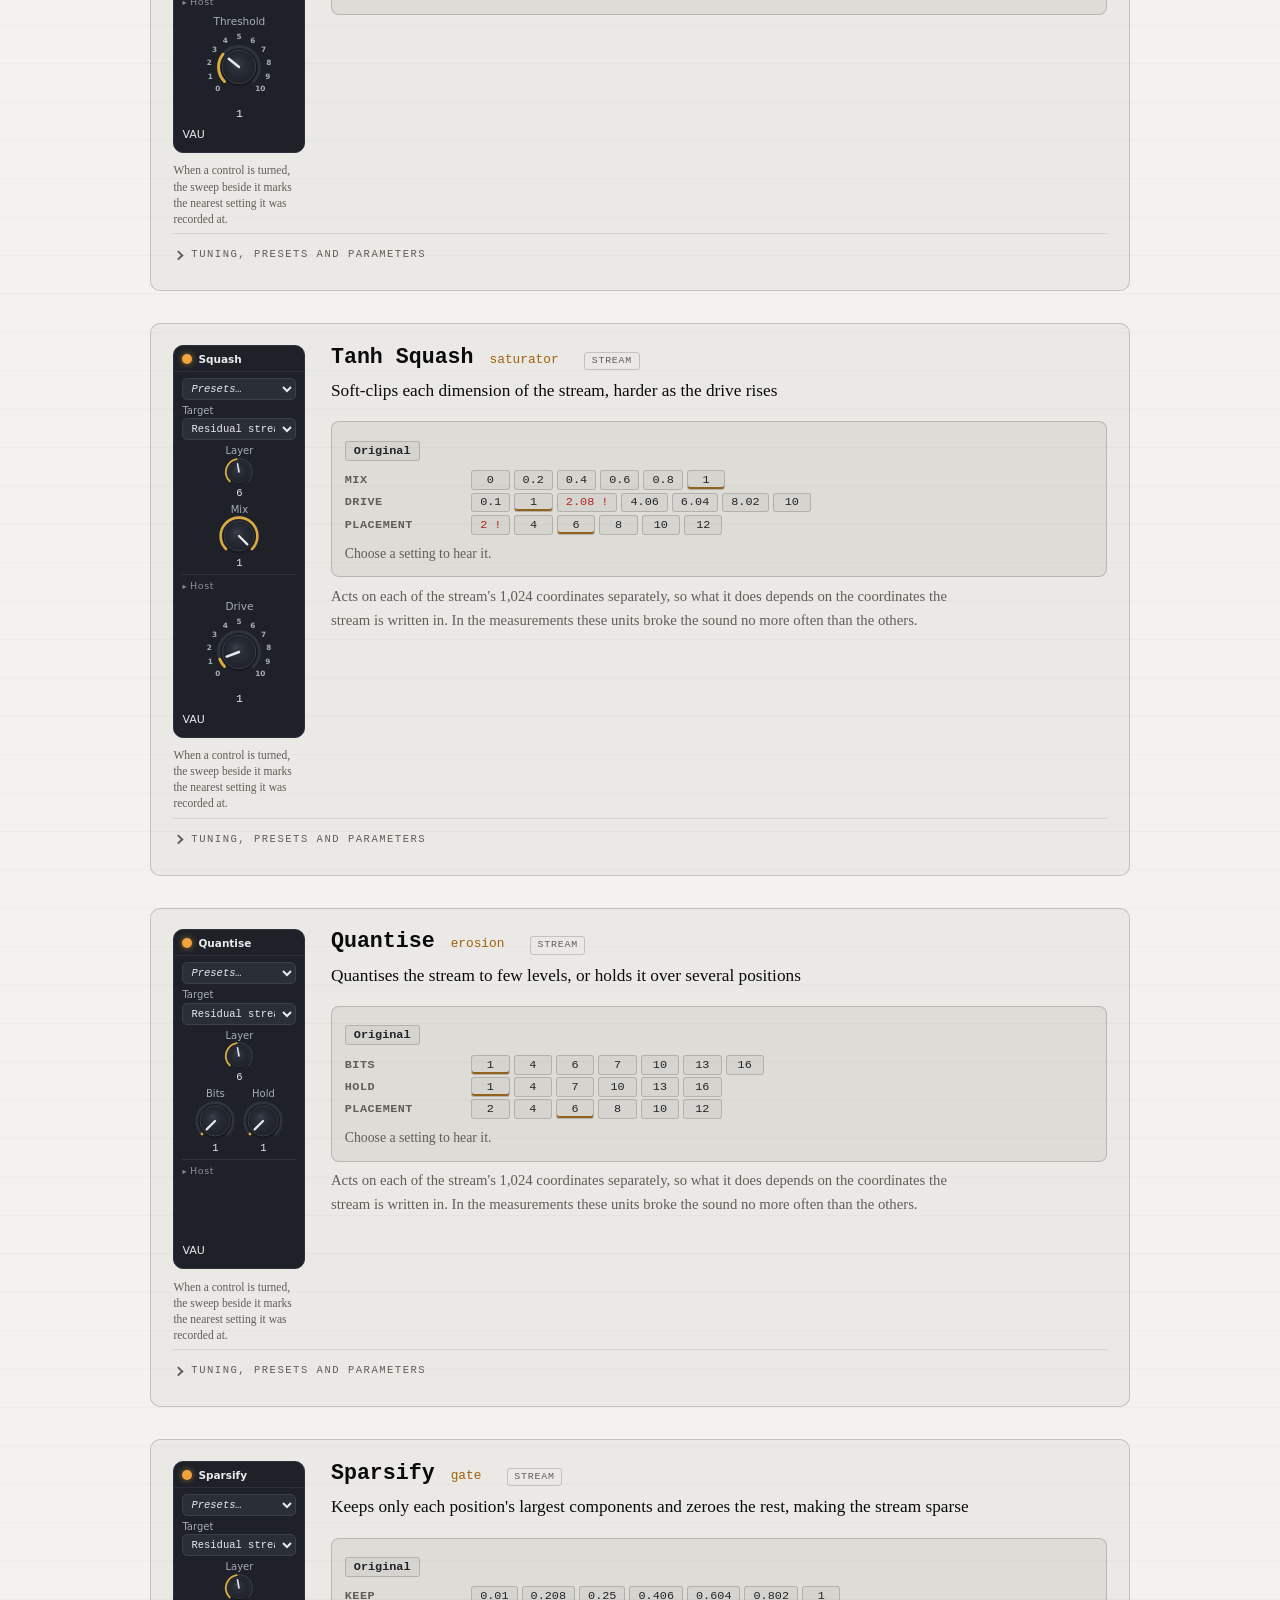
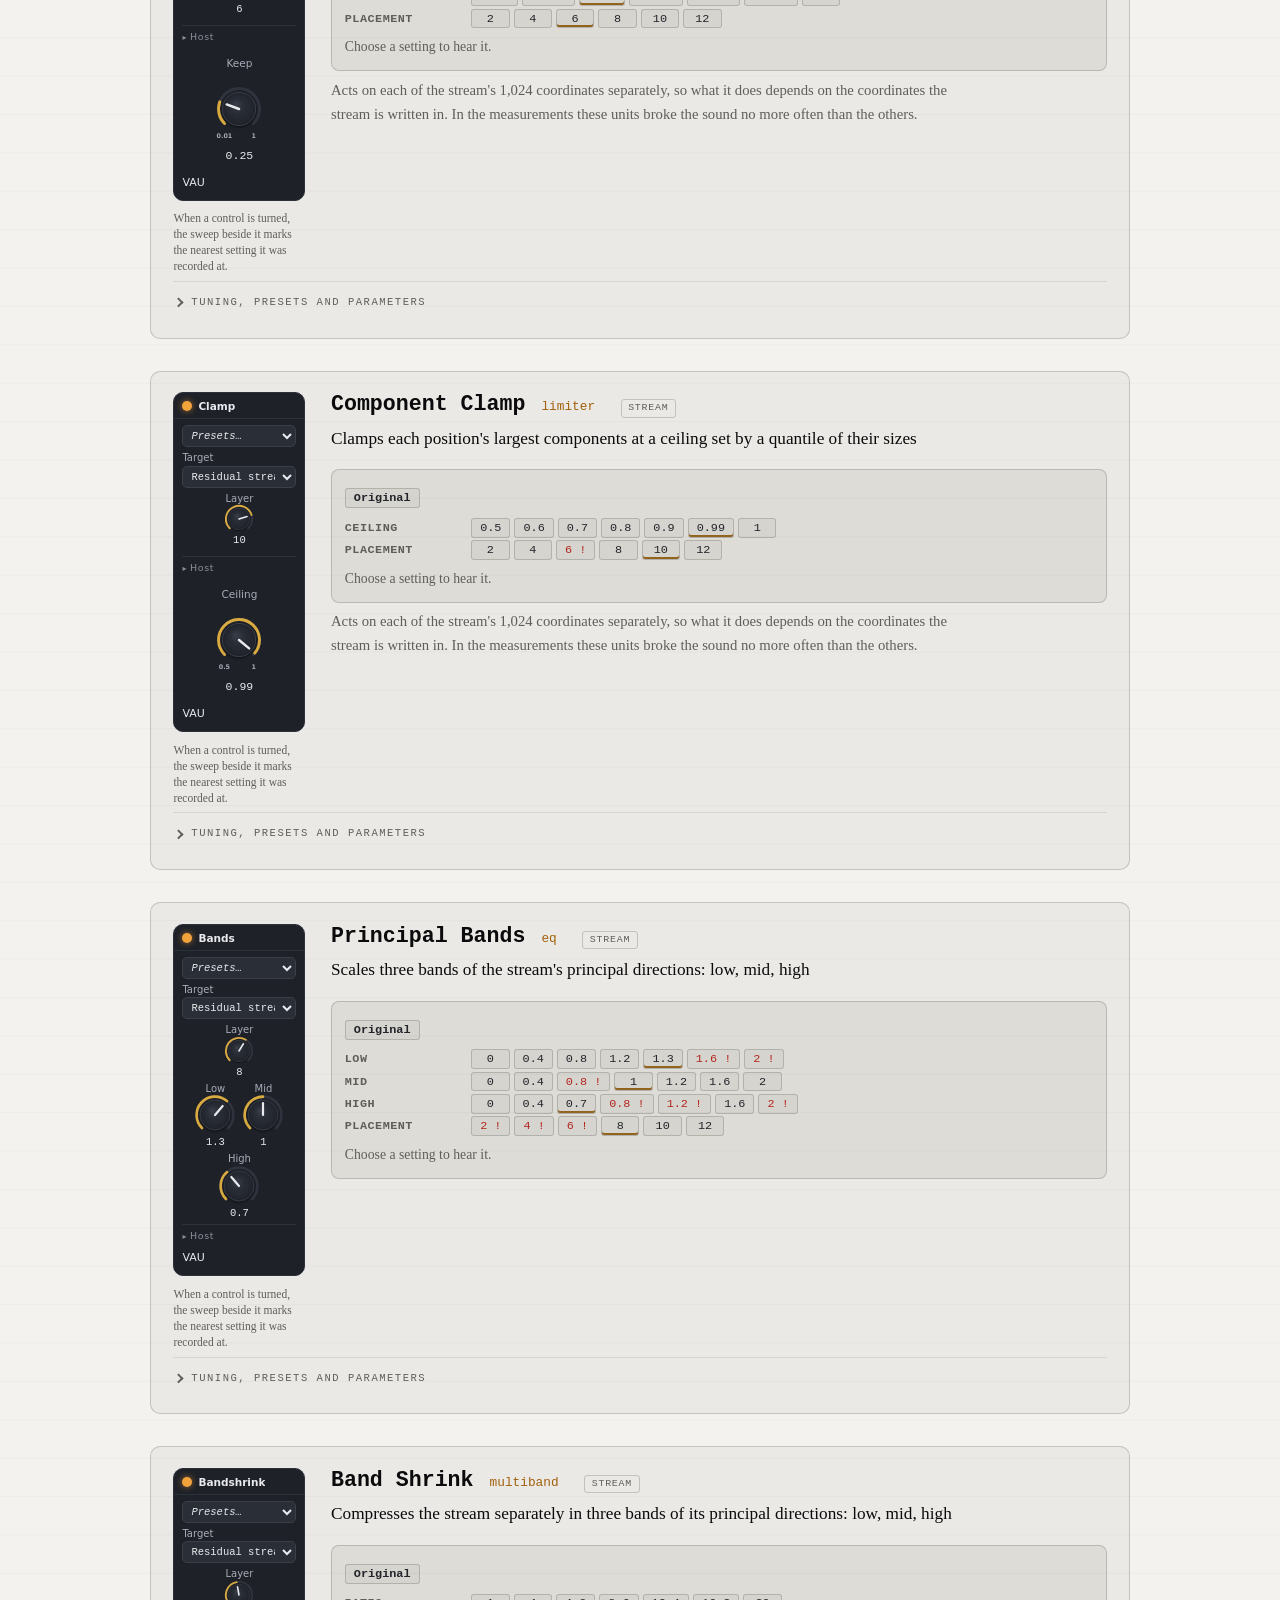
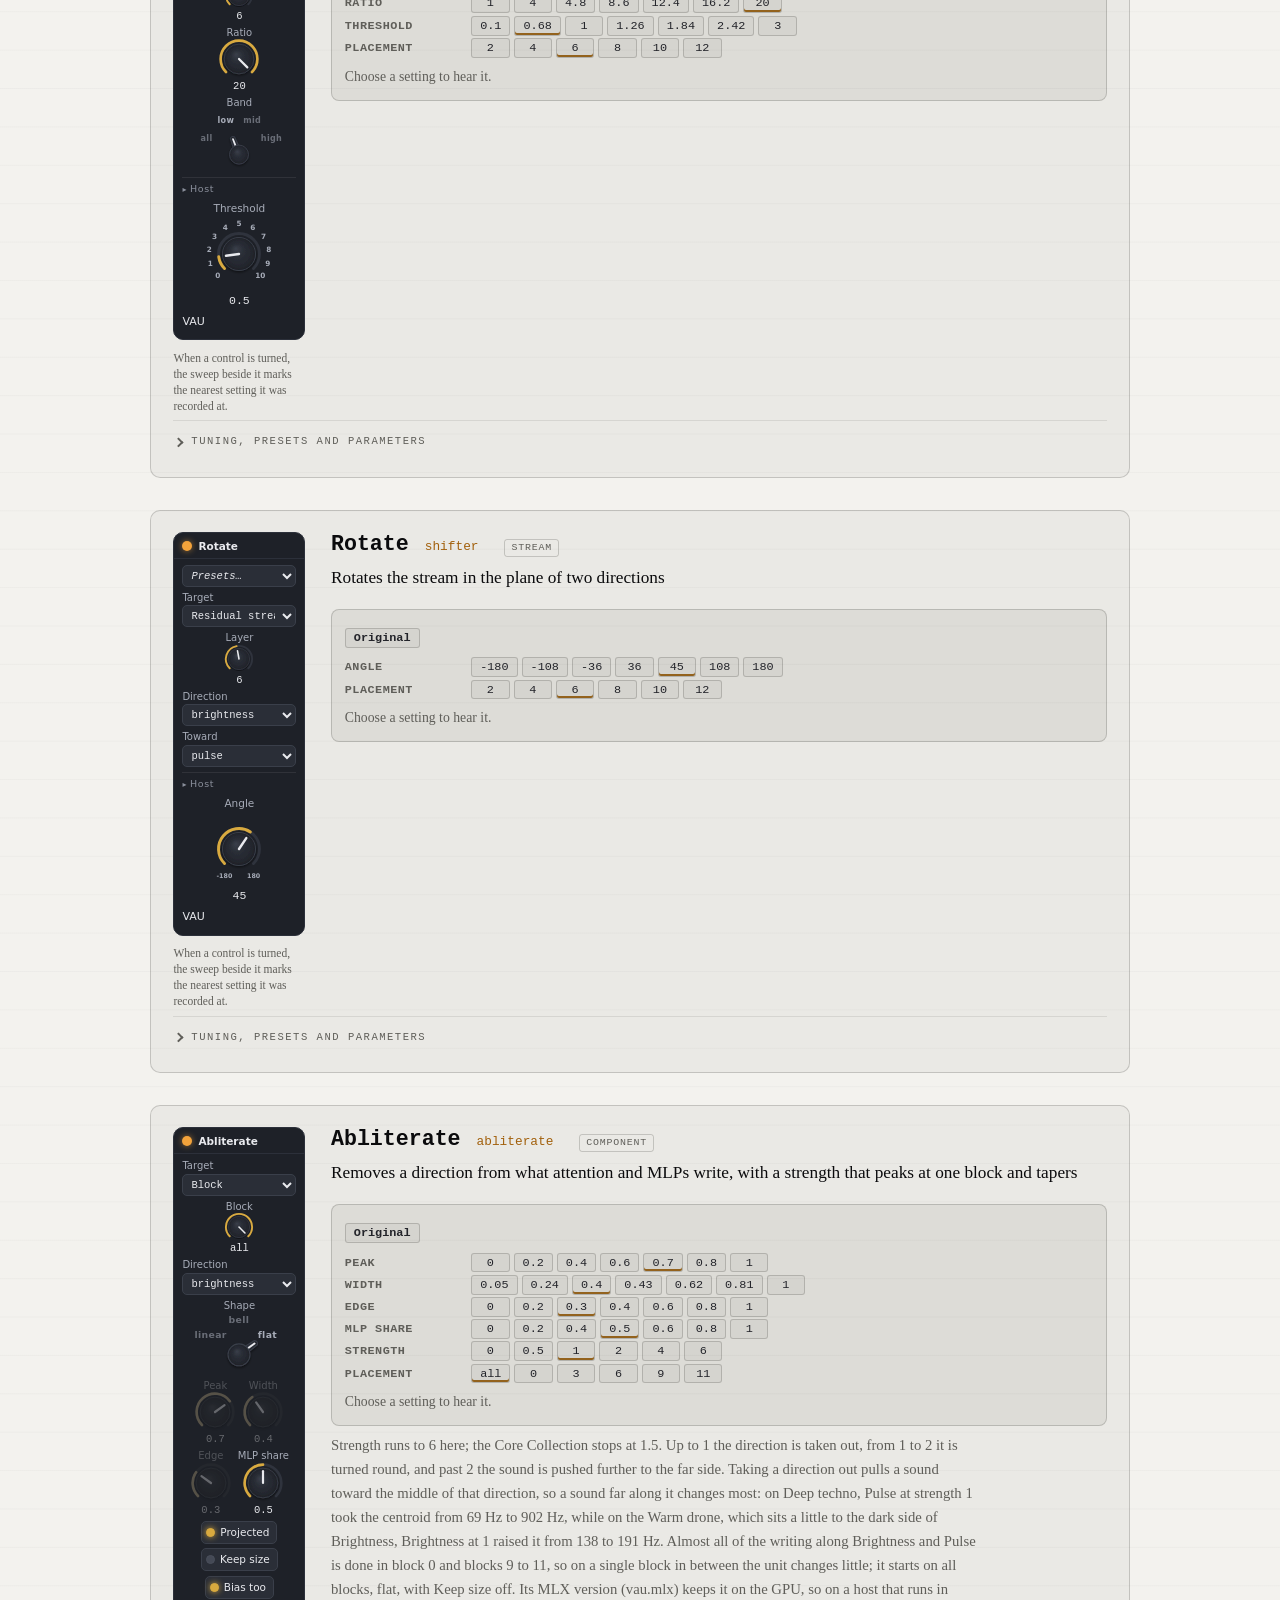
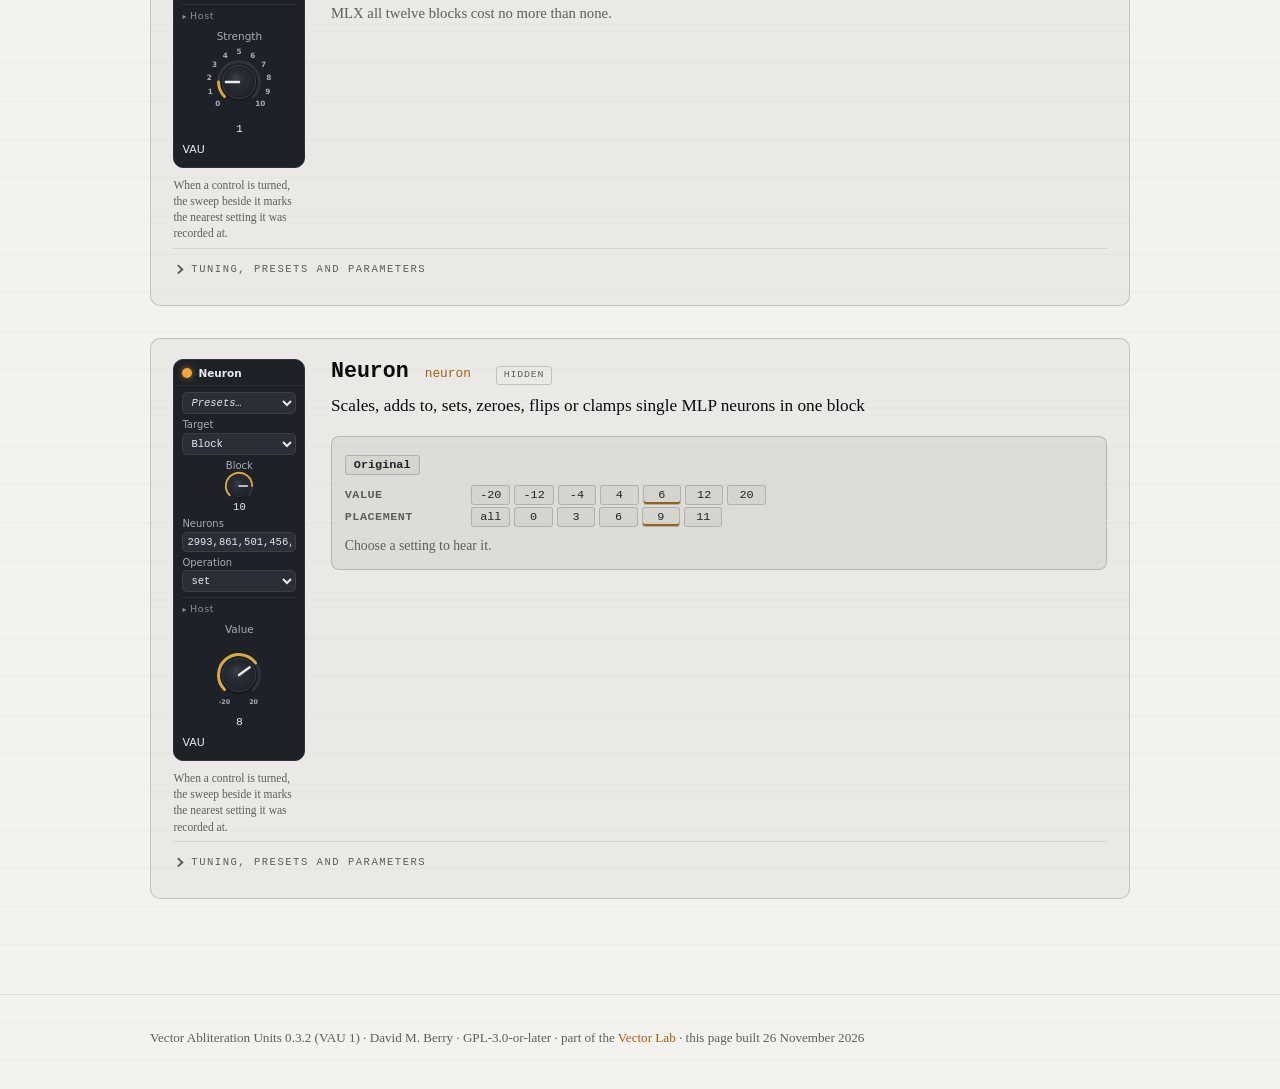
<file: docs/audio.html>
<!DOCTYPE html>
<html lang="en-GB">
<head>
  <meta charset="utf-8">
  <meta name="viewport" content="width=device-width, initial-scale=1">
  <title>VAU audio · Vector Abliteration Units</title>
  <meta name="description" content="The Audio Collection: the Vector Abliteration Units tuned for an audio model, Magenta RT 2 small, with each unit&#x27;s sweep to listen to, its presets and what the collection changes.">
  <link rel="icon" href="logo.svg" type="image/svg+xml">
  <meta name="theme-color" content="#f3f2ee">
  <meta property="og:title" content="VAU audio · Vector Abliteration Units">
  <meta property="og:description" content="The Audio Collection: the Vector Abliteration Units tuned for an audio model, Magenta RT 2 small, with each unit&#x27;s sweep to listen to, its presets and what the collection changes.">
  <meta property="og:type" content="website">
  <meta property="og:url" content="https://vector-lab-tools.github.io/vector-abliteration-units/audio.html">
  <script>(function(){try{var t=localStorage.getItem('vau-theme');if(t!=='dark')t='light';document.documentElement.setAttribute('data-theme',t);}catch(e){}})();</script>
  <link rel="stylesheet" href="style.css?v=de477420ce">
  <link rel="stylesheet" href="vau-card.css?v=61e26189cd">
  <link rel="stylesheet" href="vau-core.css?v=1304caed5c">
</head>
<body>
<!-- Generated by tools/build_site.py: edit that script, or SPEC.md and the units, not this file. -->

  <header class="site-header">
    <div class="wrap">
      <a class="brand" href="./" aria-label="Vector Abliteration Units, home">
        <img src="logo.svg" alt="">
        <span class="brand-block">
          <span class="brand-name">VAU<span class="dot">·</span>1</span>
          <span class="brand-tagline">Vector Abliteration Units</span>
        </span>
      </a>
      <div class="head-tools">
        <nav class="site-nav" aria-label="Site">
          <a href="index.html">Home</a>
          <a href="spec.html">The standard</a>
          <a href="units.html">Text</a>
          <a href="audio.html" aria-current="page">Audio</a>
          <a href="https://github.com/vector-lab-tools/vector-abliteration-units">GitHub</a>
        </nav>
        <button class="theme-toggle" type="button" aria-label="Switch between light and dark" title="Switch between light and dark">
          <svg class="icon-moon" viewBox="0 0 24 24" fill="none" stroke="currentColor" stroke-width="1.8" stroke-linecap="round" stroke-linejoin="round" aria-hidden="true"><path d="M21 12.79A9 9 0 1 1 11.21 3 7 7 0 0 0 21 12.79z"/></svg>
          <svg class="icon-sun" viewBox="0 0 24 24" fill="none" stroke="currentColor" stroke-width="1.8" stroke-linecap="round" stroke-linejoin="round" aria-hidden="true"><circle cx="12" cy="12" r="4"/><path d="M12 2v2M12 20v2M4.93 4.93l1.41 1.41M17.66 17.66l1.41 1.41M2 12h2M20 12h2M4.93 19.07l1.41-1.41M17.66 6.34l1.41-1.41"/></svg>
        </button>
      </div>
    </div>
  </header>

  <section class="hero doc-hero">
    <div class="wrap hero-inner">
      <span class="kicker">VAU audio · the Audio Collection · 13 units in VAU 0.3.2</span>
      <h1>VAU audio</h1>
      <p class="tagline">Thirteen of the same units, tuned for an audio model, Magenta RT 2 small, and recorded on it. Each has the names, defaults and ranges that work there, the presets measured on the model, and a sweep to listen to. For the units on a language model, see <a href="units.html">VAU text</a>.</p>
    </div>
  </section>

  <main class="content">
    <svg width="0" height="0" style="position:absolute" aria-hidden="true"><defs><linearGradient id="vuPlate" x1="0" y1="0" x2="0" y2="1"><stop offset="0" stop-color="#24448c"/><stop offset="0.45" stop-color="#1f3d80"/><stop offset="1" stop-color="#1a356f"/></linearGradient><radialGradient id="vuKnob" cx="0.5" cy="0.5" r="0.5" fx="0.41" fy="0.35"><stop offset="0" stop-color="#46484f"/><stop offset="0.35" stop-color="#1c1d21"/><stop offset="0.8" stop-color="#0a0b0c"/><stop offset="1" stop-color="#000"/></radialGradient><linearGradient id="vuCap" x1="0" y1="0" x2="0" y2="1"><stop offset="0" stop-color="#f6f7f9"/><stop offset="0.45" stop-color="#c9cdd3"/><stop offset="0.55" stop-color="#9ca2ab"/><stop offset="1" stop-color="#e1e4e8"/></linearGradient><radialGradient id="vuScrew" fx="0.4" fy="0.35"><stop offset="0" stop-color="#f4f6f8"/><stop offset="0.45" stop-color="#b9bec6"/><stop offset="1" stop-color="#5d626a"/></radialGradient><filter id="vuSoft" x="-20%" y="-20%" width="140%" height="140%"><feGaussianBlur stdDeviation="0.25"/></filter><filter id="vuShadow" x="-30%" y="-30%" width="160%" height="170%"><feDropShadow dx="0" dy="1.4" stdDeviation="1.1" flood-color="#000" flood-opacity="0.6"/></filter></defs></svg>
    <div class="wrap">
      <p>The Audio Collection is the Core Collection's units tuned for an audio model: the same files and the same edits, with the names, defaults, ranges, host-feature settings and placements that were found to work on Magenta RT 2 small, where a position is a 40 ms frame, counted from the start of play and the first position holds no attention sink. A host loads it with <code>vau.Registry(collection="audio")</code>, and everything it changes is in one file, <a href="https://github.com/vector-lab-tools/vector-abliteration-units/blob/main/src/vau/collections/audio.json"><code>src/vau/collections/audio.json</code></a> (<a href="spec.html#5h-the-audio-collection-and-mlx-versions">SPEC 5h</a>). Hosts whose model runs in MLX can use <code>vau.mlx</code>, the MLX versions of Neuron, Quantise and Abliterate.</p>
      <p>Each sweep is Magenta RT 2 small playing a warm drone (seed 1), rendered once and recorded, with one control moved at a time from the unit's example line and the others held where they were. <b>Original</b> is the model unchanged, and a setting marked <span class="au-bad-key">!</span> fell silent or overdrove. The sweeps start from the Core Collection's example lines, which are not this collection's defaults; indeed, it was the settings at which Lookback and Running Average fell silent that led the collection to turn Keep size on for both. The presets' own lines were not rendered, so choosing a preset marks the nearest setting of each control.</p>
      <nav class="unit-index" aria-label="Units">
        <span class="ui-cat">Along time</span>
        <a href="#delay">Lookback</a>
        <a href="#reverb">Running Average</a>
        <a href="#beatrepeat">Frame Repeat</a>
        <span class="ui-cat">On the stream&#x27;s size</span>
        <a href="#compressor">Norm Shrink</a>
        <span class="ui-cat">Coordinate by coordinate</span>
        <a href="#saturator">Tanh Squash</a>
        <a href="#erosion">Quantise</a>
        <a href="#gate">Sparsify</a>
        <a href="#limiter">Component Clamp</a>
        <span class="ui-cat">Along directions and principal bands</span>
        <a href="#eq">Principal Bands</a>
        <a href="#multiband">Band Shrink</a>
        <a href="#shifter">Rotate</a>
        <span class="ui-cat">Inside a block</span>
        <a href="#abliterate">Abliterate</a>
        <a href="#neuron">Neuron</a>
      </nav>
      <article class="unit reveal" id="delay">
        <div class="unit-top">
          <figure class="uc"><div class="uc-strip"><div class="uc-top"><span class="uc-led"></span><b>Lookback</b></div><div class="uc-card" data-vau-card="delay" data-values="{&quot;time&quot;: &quot;8&quot;, &quot;feedback&quot;: &quot;0.7&quot;, &quot;mix&quot;: &quot;0.8&quot;, &quot;keepnorm&quot;: &quot;1&quot;, &quot;_target&quot;: [&quot;layer&quot;, &quot;6&quot;]}"></div></div><p class="uc-hint">When a control is turned, the sweep beside it marks the nearest setting it was recorded at.</p></figure>
          <div class="unit-main">
            <div class="unit-head"><h2>Lookback</h2><span class="id">delay</span><span class="space-tag" title="What it transforms (its space, SPEC section 4)">stream</span></div>
            <p class="what">Adds the stream from some positions back: an echo, with feedback</p>
            <div class="au-listen" data-au="delay"></div>
            
          </div>
        </div>
        <details class="unit-more">
        <summary>Tuning, presets and parameters</summary>
        <h3>What the collection changes</h3>
        <div class="table-wrap"><table><thead><tr><th>Setting</th><th>Core Collection</th><th>Audio Collection</th></tr></thead><tbody><tr><td>Time, default</td><td>4</td><td>8</td></tr><tr><td>Feedback, default</td><td>0.3</td><td>0.7</td></tr><tr><td>Mix, default</td><td>0.5</td><td>0.8</td></tr><tr><td>Keep size (host feature)</td><td>off</td><td>on</td></tr><tr><td>Placement</td><td>6</td><td>6</td></tr></tbody></table></div>
        <h3>Presets on Magenta RT 2 small</h3>
<p class="small">7 presets measured on Magenta RT 2 small, a music model. Each was kept only if it broke the output on none of 10 held-out seeds, and the last column gives the measures that moved the same way on those seeds beyond chance. The same line can do something else on another model.</p>
<div class="table-wrap"><table><thead><tr><th>Preset</th><th>Line</th><th>What it does</th><th>Heard beyond chance</th></tr></thead><tbody><tr><td>Ghost Trail</td><td><code>delay layer=6 time=4 feedback=0.3 mix=0.2 keepnorm=1</code></td><td>An echo four frames (160 ms) back, at layer 6, with the stream kept to its size</td><td>none beyond chance</td></tr><tr><td>Slapback</td><td><code>delay layer=6 time=2 feedback=0.3 mix=0.2 keepnorm=1</code></td><td>A short echo, two frames (80 ms) back, kept to size: spectral shape changed</td><td>spectral shape</td></tr><tr><td>Long Echo</td><td><code>delay layer=6 time=12 feedback=0.3 mix=0.2 keepnorm=1</code></td><td>An echo twelve frames (480 ms) back, kept to size: quieter</td><td>level</td></tr><tr><td>Deep Echo</td><td><code>delay layer=12 time=4 feedback=0.3 mix=0.2 keepnorm=1</code></td><td>An echo four frames back at the last layer, kept to size</td><td>none beyond chance</td></tr><tr><td>Smear</td><td><code>delay layer=2 time=4 feedback=0.3 mix=0.3 keepnorm=1</code></td><td>An early echo, at layer 2, with the stream kept to its size: each frame more like the ones before it</td><td>frame to frame</td></tr><tr><td>Feedback Loop <span class="chip">start</span></td><td><code>delay layer=6 time=8 feedback=0.7 mix=0.8 keepnorm=1</code></td><td>A strong echo that feeds back on itself, kept to size: darker, quieter, spectral shape changed</td><td>brightness, level, spectral shape</td></tr><tr><td>Late Repeats</td><td><code>delay layer=12 time=2 feedback=0.6 mix=0.6 keepnorm=1</code></td><td>Short repeats with feedback at the last layer, kept to size: darker</td><td>brightness</td></tr></tbody></table></div>
        <h3>Parameters</h3>
        <div class="table-wrap"><table>
          <thead><tr><th>Key</th><th>Label</th><th>Range</th><th>Default</th><th>Held on the model</th><th>Tip</th></tr></thead>
          <tbody><tr><td><code>time</code></td><td>Time</td><td>1 to 32</td><td>8</td><td></td><td class="tip"><code>the echo of position p is read from p − time  (in frames)</code></td></tr><tr><td><code>feedback</code></td><td>Feedback</td><td>0 to 0.95</td><td>0.7</td><td></td><td class="tip"><code>line[p] = h[p] + feedback · line[p − time]</code></td></tr><tr><td><code>mix</code></td><td>Mix</td><td>0 to 1</td><td>0.8</td><td></td><td class="tip"><code>h&#x27;[p] = h[p] + mix · line[p − time]</code></td></tr></tbody>
        </table></div>
        <p class="small">Held on the model is the part of the range in which the sound neither fell silent nor overdrove on the seeds measured. Measured placements: 6, 10.</p>
        <h3>Help</h3>
        <p class="help">Adds the stream from <i>time</i> positions back (tokens, in a language model); with feedback the echo carries its own earlier echoes, fading. Where the model has an attention sink at the first position (most language models), that position is neither changed nor drawn on. Mix 0 is neutral.</p>
        </details>
      </article>
      <article class="unit reveal" id="reverb">
        <div class="unit-top">
          <figure class="uc"><div class="uc-strip"><div class="uc-top"><span class="uc-led"></span><b>Average</b></div><div class="uc-card" data-vau-card="reverb" data-values="{&quot;decay&quot;: &quot;0.99&quot;, &quot;mix&quot;: &quot;0.8&quot;, &quot;keepnorm&quot;: &quot;1&quot;, &quot;_target&quot;: [&quot;layer&quot;, &quot;6&quot;]}"></div></div><p class="uc-hint">When a control is turned, the sweep beside it marks the nearest setting it was recorded at.</p></figure>
          <div class="unit-main">
            <div class="unit-head"><h2>Running Average</h2><span class="id">reverb</span><span class="space-tag" title="What it transforms (its space, SPEC section 4)">stream</span></div>
            <p class="what">Adds a decaying average of the earlier positions</p>
            <div class="au-listen" data-au="reverb"></div>
            
          </div>
        </div>
        <details class="unit-more">
        <summary>Tuning, presets and parameters</summary>
        <h3>What the collection changes</h3>
        <div class="table-wrap"><table><thead><tr><th>Setting</th><th>Core Collection</th><th>Audio Collection</th></tr></thead><tbody><tr><td>Decay, default</td><td>0.8</td><td>0.99</td></tr><tr><td>Mix, default</td><td>0.5</td><td>0.8</td></tr><tr><td>Keep size (host feature)</td><td>off</td><td>on</td></tr><tr><td>Placement</td><td>6</td><td>6</td></tr></tbody></table></div>
        <h3>Presets on Magenta RT 2 small</h3>
<p class="small">7 presets measured on Magenta RT 2 small, a music model. Each was kept only if it broke the output on none of 10 held-out seeds, and the last column gives the measures that moved the same way on those seeds beyond chance. The same line can do something else on another model.</p>
<div class="table-wrap"><table><thead><tr><th>Preset</th><th>Line</th><th>What it does</th><th>Heard beyond chance</th></tr></thead><tbody><tr><td>Afterglow</td><td><code>reverb layer=6 decay=0.8 mix=0.2 keepnorm=1</code></td><td>A short tail of the stream&#x27;s own past at layer 6, kept to size</td><td>none beyond chance</td></tr><tr><td>Wash</td><td><code>reverb layer=12 decay=0.9 mix=0.3 keepnorm=1</code></td><td>A longer tail at the last layer, kept to size: darker</td><td>brightness</td></tr><tr><td>Short Room</td><td><code>reverb layer=10 decay=0.6 mix=0.5 keepnorm=1</code></td><td>A short tail mixed in strongly at layer 10, kept to size: spectral shape changed</td><td>spectral shape</td></tr><tr><td>Undertow</td><td><code>reverb layer=2 decay=0.9 mix=0.3 keepnorm=1</code></td><td>An early tail, at layer 2, kept to size: quieter</td><td>level</td></tr><tr><td>Long Tail <span class="chip">start</span></td><td><code>reverb layer=6 decay=0.99 mix=0.8 keepnorm=1</code></td><td>A tail of about a hundred frames (four seconds), kept to size: darker, each frame less like the one before it, spectral shape changed</td><td>brightness, spectral shape, frame to frame</td></tr><tr><td>Infinite Hall</td><td><code>reverb layer=6 decay=0.999 mix=1 keepnorm=1</code></td><td>A tail that hardly fades, all of it mixed in, kept to size: darker, spectral shape changed</td><td>brightness, spectral shape</td></tr><tr><td>Late Bloom</td><td><code>reverb layer=12 decay=0.98 mix=0.8 keepnorm=1</code></td><td>A long tail at the last layer, kept to size: darker, each frame less like the one before it, spectral shape changed</td><td>brightness, spectral shape, frame to frame</td></tr></tbody></table></div>
        <h3>Parameters</h3>
        <div class="table-wrap"><table>
          <thead><tr><th>Key</th><th>Label</th><th>Range</th><th>Default</th><th>Held on the model</th><th>Tip</th></tr></thead>
          <tbody><tr><td><code>decay</code></td><td>Decay</td><td>0 to 0.999</td><td>0.99</td><td>0.5994 to 0.999</td><td class="tip"><code>tail[p] = decay · tail[p − 1] + (1 − decay) · h[p]</code></td></tr><tr><td><code>mix</code></td><td>Mix</td><td>0 to 1</td><td>0.8</td><td></td><td class="tip"><code>h&#x27;[p] = h[p] + mix · tail[p − 1]</code></td></tr></tbody>
        </table></div>
        <p class="small">Held on the model is the part of the range in which the sound neither fell silent nor overdrove on the seeds measured. Measured placements: 6, 8, 10, 12.</p>
        <h3>Help</h3>
        <p class="help">Adds a running average of the earlier positions, each step keeping <i>decay</i> of the last average. Where the model has an attention sink at the first position, that position is neither changed nor drawn on. Mix 0 is neutral.</p>
        </details>
      </article>
      <article class="unit reveal" id="beatrepeat">
        <div class="unit-top">
          <figure class="uc"><div class="uc-strip"><div class="uc-top"><span class="uc-led"></span><b>Frame Repeat</b></div><div class="uc-card" data-vau-card="beatrepeat" data-values="{&quot;interval&quot;: &quot;8&quot;, &quot;length&quot;: &quot;2&quot;, &quot;mix&quot;: &quot;1&quot;, &quot;_target&quot;: [&quot;layer&quot;, &quot;6&quot;]}"></div></div><p class="uc-hint">When a control is turned, the sweep beside it marks the nearest setting it was recorded at.</p></figure>
          <div class="unit-main">
            <div class="unit-head"><h2>Frame Repeat</h2><span class="id">beatrepeat</span><span class="space-tag" title="What it transforms (its space, SPEC section 4)">stream</span></div>
            <p class="what">In every run of positions, replays the stream of the few positions before over the last few: a stutter</p>
            <div class="au-listen" data-au="beatrepeat"></div>
            
          </div>
        </div>
        <details class="unit-more">
        <summary>Tuning, presets and parameters</summary>
        <h3>What the collection changes</h3>
        <div class="table-wrap"><table><thead><tr><th>Setting</th><th>Core Collection</th><th>Audio Collection</th></tr></thead><tbody><tr><td>Name</td><td>vPosition Repeat</td><td>Frame Repeat</td></tr><tr><td>Placement</td><td>6</td><td>6</td></tr></tbody></table></div>
        <h3>Presets on Magenta RT 2 small</h3>
<p class="small">6 presets measured on Magenta RT 2 small, a music model. Each was kept only if it broke the output on none of 10 held-out seeds, and the last column gives the measures that moved the same way on those seeds beyond chance. The same line can do something else on another model.</p>
<div class="table-wrap"><table><thead><tr><th>Preset</th><th>Line</th><th>What it does</th><th>Heard beyond chance</th></tr></thead><tbody><tr><td>Stutter</td><td><code>beatrepeat layer=6 interval=8 length=2 mix=1</code></td><td>The default: the last two frames of every eight replay the frame before them</td><td>none beyond chance</td></tr><tr><td>Double Time</td><td><code>beatrepeat layer=6 interval=4 length=2 mix=1</code></td><td>Half of every four frames held</td><td>none beyond chance</td></tr><tr><td>Half Bar</td><td><code>beatrepeat layer=6 interval=8 length=4 mix=1</code></td><td>Half of every eight frames held: darker, each frame more like the ones before it</td><td>brightness, frame to frame</td></tr><tr><td>Tape Catch</td><td><code>beatrepeat layer=6 interval=3 length=1 mix=1</code></td><td>One frame in three held, a fast catch</td><td>none beyond chance</td></tr><tr><td>Deep Stutter</td><td><code>beatrepeat layer=2 interval=8 length=4 mix=1</code></td><td>Half of every eight frames held, at layer 2: each frame more like the ones before it</td><td>frame to frame</td></tr><tr><td>Long Loop</td><td><code>beatrepeat layer=12 interval=16 length=8 mix=1</code></td><td>Eight frames of every sixteen held at the last layer</td><td>none beyond chance</td></tr></tbody></table></div>
        <h3>Parameters</h3>
        <div class="table-wrap"><table>
          <thead><tr><th>Key</th><th>Label</th><th>Range</th><th>Default</th><th>Held on the model</th><th>Tip</th></tr></thead>
          <tbody><tr><td><code>interval</code></td><td>Interval</td><td>2 to 32</td><td>8</td><td>2 to 32</td><td class="tip"><code>positions from 1 taken in runs of interval</code></td></tr><tr><td><code>length</code></td><td>Length</td><td>1 to 16</td><td>2</td><td>1 to 16</td><td class="tip"><code>last length of each run: from h[p − length]</code></td></tr><tr><td><code>mix</code></td><td>Mix</td><td>0 to 1</td><td>1</td><td>0 to 1</td><td class="tip"><code>h&#x27;[p] = (1 − mix) h[p] + mix · h[p − length]</code></td></tr></tbody>
        </table></div>
        <p class="small">Held on the model is the part of the range in which the sound neither fell silent nor overdrove on the seeds measured. Measured placements: 2, 4, 6, 8, 10, 12.</p>
        <h3>Help</h3>
        <p class="help">The positions after the first are taken in runs of <i>interval</i>; over the last <i>length</i> positions of each run, the stream is replaced (by <i>mix</i>) with the stream of the <i>length</i> positions just before them, so that stretch is heard twice. Where the model has an attention sink at the first position (most language models), that position is neither changed nor replayed. Mix 0 is neutral.</p>
        </details>
      </article>
      <article class="unit reveal" id="compressor">
        <div class="unit-top">
          <figure class="uc"><div class="uc-strip"><div class="uc-top"><span class="uc-led"></span><b>Shrink</b></div><div class="uc-card" data-vau-card="compressor" data-values="{&quot;ratio&quot;: &quot;4&quot;, &quot;makeup&quot;: &quot;1&quot;, &quot;thresh&quot;: &quot;1&quot;, &quot;_target&quot;: [&quot;layer&quot;, &quot;6&quot;]}"></div></div><p class="uc-hint">When a control is turned, the sweep beside it marks the nearest setting it was recorded at.</p></figure>
          <div class="unit-main">
            <div class="unit-head"><h2>Norm Shrink</h2><span class="id">compressor</span><span class="space-tag" title="What it transforms (its space, SPEC section 4)">stream</span></div>
            <p class="what">Above a threshold, reduces the stream&#x27;s size at each position by a ratio</p>
            <div class="au-listen" data-au="compressor"></div>
            
          </div>
        </div>
        <details class="unit-more">
        <summary>Tuning, presets and parameters</summary>
        <h3>What the collection changes</h3>
        <div class="table-wrap"><table><thead><tr><th>Setting</th><th>Core Collection</th><th>Audio Collection</th></tr></thead><tbody><tr><td>Placement</td><td>6</td><td>6</td></tr></tbody></table></div>
        <h3>Presets on Magenta RT 2 small</h3>
<p class="small">6 presets measured on Magenta RT 2 small, a music model. Each was kept only if it broke the output on none of 10 held-out seeds, and the last column gives the measures that moved the same way on those seeds beyond chance. The same line can do something else on another model.</p>
<div class="table-wrap"><table><thead><tr><th>Preset</th><th>Line</th><th>What it does</th><th>Heard beyond chance</th></tr></thead><tbody><tr><td>Glue</td><td><code>compressor layer=6 ratio=4 makeup=1 thresh=1</code></td><td>The default: positions larger than usual pulled back at 4:1: spectral shape changed</td><td>spectral shape</td></tr><tr><td>Squeeze</td><td><code>compressor layer=6 ratio=8 makeup=1 thresh=0.8</code></td><td>8:1 from a little below the usual size: louder, spectral shape changed</td><td>level, spectral shape</td></tr><tr><td>Flatten</td><td><code>compressor layer=6 ratio=4 makeup=1 thresh=0.3</code></td><td>4:1 from a third of the usual size: louder, spectral shape changed</td><td>level, spectral shape</td></tr><tr><td>Half Power</td><td><code>compressor layer=6 ratio=4 makeup=0.5 thresh=1</code></td><td>The default, then halved: louder, spectral shape changed</td><td>level, spectral shape</td></tr><tr><td>Crush Wall</td><td><code>compressor layer=6 ratio=20 makeup=1 thresh=0.5</code></td><td>20:1 from half the usual size: louder, spectral shape changed</td><td>level, spectral shape</td></tr><tr><td>Top Lid</td><td><code>compressor layer=10 ratio=20 makeup=1 thresh=1</code></td><td>20:1 at layer 10, on the largest positions only</td><td>none beyond chance</td></tr></tbody></table></div>
        <h3>Parameters</h3>
        <div class="table-wrap"><table>
          <thead><tr><th>Key</th><th>Label</th><th>Range</th><th>Default</th><th>Held on the model</th><th>Tip</th></tr></thead>
          <tbody><tr><td><code>ratio</code></td><td>Ratio</td><td>1 to 20</td><td>4</td><td>1 to 20</td><td class="tip"><code>n &gt; T:  n&#x27; = T + (n − T) / ratio,  n = ‖h‖ at a position</code></td></tr><tr><td><code>makeup</code></td><td>Makeup</td><td>0.25 to 4</td><td>1</td><td>0.25 to 1</td><td class="tip"><code>h&#x27; = makeup · h, after the compression</code></td></tr><tr><td><code>thresh</code></td><td>Threshold</td><td>0.1 to 3</td><td>1</td><td>0.1 to 3</td><td class="tip"><code>T = thresh × mean ‖h‖ at this layer over the corpus</code></td></tr></tbody>
        </table></div>
        <p class="small">Held on the model is the part of the range in which the sound neither fell silent nor overdrove on the seeds measured. Measured placements: 2, 4, 6, 8, 10, 12.</p>
        <h3>Help</h3>
        <p class="help">Where the stream at a position is larger than the threshold (a multiple of its typical size at that layer), each unit over is reduced to 1/ratio of a unit; then everything is multiplied by makeup. Ratio 1 is neutral; 20 is close to a limiter.</p>
        </details>
      </article>
      <article class="unit reveal" id="saturator">
        <div class="unit-top">
          <figure class="uc"><div class="uc-strip"><div class="uc-top"><span class="uc-led"></span><b>Squash</b></div><div class="uc-card" data-vau-card="saturator" data-values="{&quot;mix&quot;: &quot;1&quot;, &quot;drive&quot;: &quot;1&quot;, &quot;_target&quot;: [&quot;layer&quot;, &quot;6&quot;]}"></div></div><p class="uc-hint">When a control is turned, the sweep beside it marks the nearest setting it was recorded at.</p></figure>
          <div class="unit-main">
            <div class="unit-head"><h2>Tanh Squash</h2><span class="id">saturator</span><span class="space-tag" title="What it transforms (its space, SPEC section 4)">stream</span></div>
            <p class="what">Soft-clips each dimension of the stream, harder as the drive rises</p>
            <div class="au-listen" data-au="saturator"></div>
            <p class="au-note">Acts on each of the stream&#x27;s 1,024 coordinates separately, so what it does depends on the coordinates the stream is written in. In the measurements these units broke the sound no more often than the others.</p>
          </div>
        </div>
        <details class="unit-more">
        <summary>Tuning, presets and parameters</summary>
        <h3>What the collection changes</h3>
        <div class="table-wrap"><table><thead><tr><th>Setting</th><th>Core Collection</th><th>Audio Collection</th></tr></thead><tbody><tr><td>Placement</td><td>6</td><td>6</td></tr></tbody></table></div>
        <h3>Presets on Magenta RT 2 small</h3>
<p class="small">6 presets measured on Magenta RT 2 small, a music model. Each was kept only if it broke the output on none of 10 held-out seeds, and the last column gives the measures that moved the same way on those seeds beyond chance. The same line can do something else on another model.</p>
<div class="table-wrap"><table><thead><tr><th>Preset</th><th>Line</th><th>What it does</th><th>Heard beyond chance</th></tr></thead><tbody><tr><td>Gentle</td><td><code>saturator layer=6 mix=1 drive=0.5</code></td><td>Half the default drive: louder</td><td>level</td></tr><tr><td>Warm</td><td><code>saturator layer=6 mix=1 drive=1</code></td><td>The default: louder, spectral shape changed</td><td>level, spectral shape</td></tr><tr><td>Half Melt</td><td><code>saturator layer=6 mix=0.5 drive=4</code></td><td>Drive 4, half of it mixed in: darker, louder, spectral shape changed</td><td>brightness, level, spectral shape</td></tr><tr><td>Burn</td><td><code>saturator layer=6 mix=1 drive=4</code></td><td>Drive 4: spectral shape changed</td><td>spectral shape</td></tr><tr><td>Meltdown</td><td><code>saturator layer=6 mix=1 drive=8</code></td><td>Drive 8: louder, spectral shape changed</td><td>level, spectral shape</td></tr><tr><td>Glass Fuzz</td><td><code>saturator layer=12 mix=1 drive=4</code></td><td>Drive 4 at the last layer: louder, spectral shape changed</td><td>level, spectral shape</td></tr></tbody></table></div>
        <h3>Parameters</h3>
        <div class="table-wrap"><table>
          <thead><tr><th>Key</th><th>Label</th><th>Range</th><th>Default</th><th>Held on the model</th><th>Tip</th></tr></thead>
          <tbody><tr><td><code>mix</code></td><td>Mix</td><td>0 to 1</td><td>1</td><td>0 to 1</td><td class="tip"><code>h&#x27; = (1 − mix)·h + mix · L·tanh(h / L)</code></td></tr><tr><td><code>drive</code></td><td>Drive</td><td>0.1 to 10</td><td>1</td><td>0.1 to 1</td><td class="tip"><code>L = 3σ / drive,  σ = each dimension&#x27;s spread over the corpus</code></td></tr></tbody>
        </table></div>
        <p class="small">Held on the model is the part of the range in which the sound neither fell silent nor overdrove on the seeds measured. Measured placements: 6, 8, 10, 12.</p>
        <h3>Help</h3>
        <p class="help">Each dimension soft-clipped with tanh at three times its typical spread divided by the drive. Mix 0 is neutral.<p>It acts on each coordinate of the stream separately, so what it does depends on the coordinates the stream happens to be written in. These mean less than an MLP's neurons do, since the MLP's nonlinearity singles its neurons out and nothing does the same for the stream's coordinates, except in part the model's norms (a learned scale for each coordinate gives them some meaning of their own).</p></p>
        </details>
      </article>
      <article class="unit reveal" id="erosion">
        <div class="unit-top">
          <figure class="uc"><div class="uc-strip"><div class="uc-top"><span class="uc-led"></span><b>Quantise</b></div><div class="uc-card" data-vau-card="erosion" data-values="{&quot;bits&quot;: &quot;1&quot;, &quot;hold&quot;: &quot;1&quot;, &quot;_target&quot;: [&quot;layer&quot;, &quot;6&quot;]}"></div></div><p class="uc-hint">When a control is turned, the sweep beside it marks the nearest setting it was recorded at.</p></figure>
          <div class="unit-main">
            <div class="unit-head"><h2>Quantise</h2><span class="id">erosion</span><span class="space-tag" title="What it transforms (its space, SPEC section 4)">stream</span></div>
            <p class="what">Quantises the stream to few levels, or holds it over several positions</p>
            <div class="au-listen" data-au="erosion"></div>
            <p class="au-note">Acts on each of the stream&#x27;s 1,024 coordinates separately, so what it does depends on the coordinates the stream is written in. In the measurements these units broke the sound no more often than the others.</p>
          </div>
        </div>
        <details class="unit-more">
        <summary>Tuning, presets and parameters</summary>
        <h3>What the collection changes</h3>
        <div class="table-wrap"><table><thead><tr><th>Setting</th><th>Core Collection</th><th>Audio Collection</th></tr></thead><tbody><tr><td>Bits, default</td><td>16</td><td>1</td></tr><tr><td>Placement</td><td>6</td><td>6</td></tr></tbody></table></div>
        <h3>Presets on Magenta RT 2 small</h3>
<p class="small">7 presets measured on Magenta RT 2 small, a music model. Each was kept only if it broke the output on none of 10 held-out seeds, and the last column gives the measures that moved the same way on those seeds beyond chance. The same line can do something else on another model.</p>
<div class="table-wrap"><table><thead><tr><th>Preset</th><th>Line</th><th>What it does</th><th>Heard beyond chance</th></tr></thead><tbody><tr><td>Bitcrush <span class="chip">start</span></td><td><code>erosion layer=6 bits=1 hold=1</code></td><td>One bit: each coordinate rounded to a few steps: darker, spectral shape changed</td><td>brightness, spectral shape</td></tr><tr><td>Two-Bit</td><td><code>erosion layer=12 bits=2 hold=1</code></td><td>Two bits at the last layer</td><td>none beyond chance</td></tr><tr><td>Crumble</td><td><code>erosion layer=12 bits=1 hold=4</code></td><td>One bit at the last layer, each position held for four frames: darker, each frame more like the ones before it, spectral shape changed</td><td>brightness, spectral shape, frame to frame</td></tr><tr><td>Stepped</td><td><code>erosion layer=6 bits=4 hold=4</code></td><td>Four bits, held for four frames: each frame more like the ones before it</td><td>frame to frame</td></tr><tr><td>Freeze 8</td><td><code>erosion layer=6 bits=16 hold=8</code></td><td>No rounding to speak of; each position held for eight frames (320 ms): each frame more like the ones before it</td><td>frame to frame</td></tr><tr><td>Hard Freeze</td><td><code>erosion layer=6 bits=16 hold=16</code></td><td>Each position held for sixteen frames (640 ms): each frame more like the ones before it</td><td>frame to frame</td></tr><tr><td>Late Freeze</td><td><code>erosion layer=12 bits=16 hold=8</code></td><td>Held for eight frames, at the last layer: darker, each frame more like the ones before it</td><td>brightness, frame to frame</td></tr></tbody></table></div>
        <h3>Parameters</h3>
        <div class="table-wrap"><table>
          <thead><tr><th>Key</th><th>Label</th><th>Range</th><th>Default</th><th>Held on the model</th><th>Tip</th></tr></thead>
          <tbody><tr><td><code>bits</code></td><td>Bits</td><td>1 to 16</td><td>1</td><td>1 to 16</td><td class="tip"><code>h&#x27; = round(h / s) · s,  s = 6σ / 2^bits  (16: off)</code></td></tr><tr><td><code>hold</code></td><td>Hold</td><td>1 to 16</td><td>1</td><td>1 to 16</td><td class="tip"><code>h&#x27;[p] = h[first p of each run of hold]  (1: off)</code></td></tr></tbody>
        </table></div>
        <p class="small">Held on the model is the part of the range in which the sound neither fell silent nor overdrove on the seeds measured. Measured placements: 2, 4, 6, 8, 10, 12.</p>
        <h3>Help</h3>
        <p class="help">Rounds each dimension to one of 2<sup>bits</sup> steps across six times its spread, and holds the stream of one position over the next <i>hold</i> − 1. It degrades the activations, much as rounding a model's weights to fewer bits degrades the weights. Where the model has an attention sink at the first position, that position is left as it is. Bits 16 and hold 1 are neutral.<p>It acts on each coordinate of the stream separately, so what it does depends on the coordinates the stream happens to be written in. These mean less than an MLP's neurons do, since the MLP's nonlinearity singles its neurons out and nothing does the same for the stream's coordinates, except in part the model's norms (a learned scale for each coordinate gives them some meaning of their own).</p></p>
        </details>
      </article>
      <article class="unit reveal" id="gate">
        <div class="unit-top">
          <figure class="uc"><div class="uc-strip"><div class="uc-top"><span class="uc-led"></span><b>Sparsify</b></div><div class="uc-card" data-vau-card="gate" data-values="{&quot;sink&quot;: &quot;0&quot;, &quot;keep&quot;: &quot;0.25&quot;, &quot;_target&quot;: [&quot;layer&quot;, &quot;6&quot;]}"></div></div><p class="uc-hint">When a control is turned, the sweep beside it marks the nearest setting it was recorded at.</p></figure>
          <div class="unit-main">
            <div class="unit-head"><h2>Sparsify</h2><span class="id">gate</span><span class="space-tag" title="What it transforms (its space, SPEC section 4)">stream</span></div>
            <p class="what">Keeps only each position&#x27;s largest components and zeroes the rest, making the stream sparse</p>
            <div class="au-listen" data-au="gate"></div>
            <p class="au-note">Acts on each of the stream&#x27;s 1,024 coordinates separately, so what it does depends on the coordinates the stream is written in. In the measurements these units broke the sound no more often than the others.</p>
          </div>
        </div>
        <details class="unit-more">
        <summary>Tuning, presets and parameters</summary>
        <h3>What the collection changes</h3>
        <div class="table-wrap"><table><thead><tr><th>Setting</th><th>Core Collection</th><th>Audio Collection</th></tr></thead><tbody><tr><td>Placement</td><td>6</td><td>6</td></tr></tbody></table></div>
        <h3>Presets on Magenta RT 2 small</h3>
<p class="small">6 presets measured on Magenta RT 2 small, a music model. Each was kept only if it broke the output on none of 10 held-out seeds, and the last column gives the measures that moved the same way on those seeds beyond chance. The same line can do something else on another model.</p>
<div class="table-wrap"><table><thead><tr><th>Preset</th><th>Line</th><th>What it does</th><th>Heard beyond chance</th></tr></thead><tbody><tr><td>Thin</td><td><code>gate layer=6 sink=0 keep=0.1</code></td><td>Keeps the largest tenth of the coordinates: louder, spectral shape changed</td><td>level, spectral shape</td></tr><tr><td>Skeleton</td><td><code>gate layer=6 sink=0 keep=0.02</code></td><td>Keeps the largest 2%: louder, spectral shape changed</td><td>level, spectral shape</td></tr><tr><td>Hollow</td><td><code>gate layer=10 sink=0 keep=0.05</code></td><td>Keeps the largest 5% at layer 10: spectral shape changed</td><td>spectral shape</td></tr><tr><td>Bones</td><td><code>gate layer=11 sink=0 keep=0.05</code></td><td>Keeps the largest 5% at layer 11: brighter, spectral shape changed</td><td>brightness, spectral shape</td></tr><tr><td>Sparse Glass</td><td><code>gate layer=12 sink=0 keep=0.1</code></td><td>Keeps the largest tenth at the last layer: brighter, spectral shape changed</td><td>brightness, spectral shape</td></tr><tr><td>Needlepoint</td><td><code>gate layer=12 sink=0 keep=0.03</code></td><td>Keeps the largest 3% at the last layer: brighter, louder, spectral shape changed</td><td>brightness, level, spectral shape</td></tr></tbody></table></div>
        <h3>Parameters</h3>
        <div class="table-wrap"><table>
          <thead><tr><th>Key</th><th>Label</th><th>Range</th><th>Default</th><th>Held on the model</th><th>Tip</th></tr></thead>
          <tbody><tr><td><code>sink</code></td><td>Sink too</td><td></td><td>0</td><td></td><td class="tip"><code>also gate position 0, the attention sink</code></td></tr><tr><td><code>keep</code></td><td>Keep</td><td>0.01 to 1</td><td>0.25</td><td>0.01 to 1</td><td class="tip"><code>keep the ⌈keep · d⌉ largest |hᵢ|; set the rest to 0</code></td></tr></tbody>
        </table></div>
        <p class="small">Held on the model is the part of the range in which the sound neither fell silent nor overdrove on the seeds measured. Measured placements: 2, 4, 6, 8, 10, 12.</p>
        <h3>Help</h3>
        <p class="help">At each position, only the <i>keep</i> share of the stream's components that are largest in size pass; the rest are set to zero. It shows how much of the stream the layers after it need. The first position, where the model has an attention sink there, is left alone unless <i>sink too</i> is on (on a model with none, such as a music model, it is gated like any other). Keep 1 is neutral.<p>It acts on each coordinate of the stream separately, so what it does depends on the coordinates the stream happens to be written in. These mean less than an MLP's neurons do, since the MLP's nonlinearity singles its neurons out and nothing does the same for the stream's coordinates, except in part the model's norms (a learned scale for each coordinate gives them some meaning of their own).</p></p>
        </details>
      </article>
      <article class="unit reveal" id="limiter">
        <div class="unit-top">
          <figure class="uc"><div class="uc-strip"><div class="uc-top"><span class="uc-led"></span><b>Clamp</b></div><div class="uc-card" data-vau-card="limiter" data-values="{&quot;sink&quot;: &quot;0&quot;, &quot;ceiling&quot;: &quot;0.99&quot;, &quot;_target&quot;: [&quot;layer&quot;, &quot;10&quot;]}"></div></div><p class="uc-hint">When a control is turned, the sweep beside it marks the nearest setting it was recorded at.</p></figure>
          <div class="unit-main">
            <div class="unit-head"><h2>Component Clamp</h2><span class="id">limiter</span><span class="space-tag" title="What it transforms (its space, SPEC section 4)">stream</span></div>
            <p class="what">Clamps each position&#x27;s largest components at a ceiling set by a quantile of their sizes</p>
            <div class="au-listen" data-au="limiter"></div>
            <p class="au-note">Acts on each of the stream&#x27;s 1,024 coordinates separately, so what it does depends on the coordinates the stream is written in. In the measurements these units broke the sound no more often than the others.</p>
          </div>
        </div>
        <details class="unit-more">
        <summary>Tuning, presets and parameters</summary>
        <h3>What the collection changes</h3>
        <div class="table-wrap"><table><thead><tr><th>Setting</th><th>Core Collection</th><th>Audio Collection</th></tr></thead><tbody><tr><td>Placement</td><td>6</td><td>10</td></tr></tbody></table></div>
        <h3>Presets on Magenta RT 2 small</h3>
<p class="small">6 presets measured on Magenta RT 2 small, a music model. Each was kept only if it broke the output on none of 10 held-out seeds, and the last column gives the measures that moved the same way on those seeds beyond chance. The same line can do something else on another model.</p>
<div class="table-wrap"><table><thead><tr><th>Preset</th><th>Line</th><th>What it does</th><th>Heard beyond chance</th></tr></thead><tbody><tr><td>Tame</td><td><code>limiter layer=10 sink=0 ceiling=0.995</code></td><td>Clamps the few largest coordinates a little, at layer 10</td><td>none beyond chance</td></tr><tr><td>Lid <span class="chip">start</span></td><td><code>limiter layer=10 sink=0 ceiling=0.99</code></td><td>The usual ceiling at layer 10: spectral shape changed</td><td>spectral shape</td></tr><tr><td>Clamp Down</td><td><code>limiter layer=12 sink=0 ceiling=0.98</code></td><td>A lower ceiling at the last layer: spectral shape changed</td><td>spectral shape</td></tr><tr><td>Brickwall</td><td><code>limiter layer=12 sink=0 ceiling=0.95</code></td><td>Lower still, at the last layer: louder</td><td>level</td></tr><tr><td>Flat Top</td><td><code>limiter layer=12 sink=0 ceiling=0.9</code></td><td>A ceiling at 0.9, at the last layer: louder</td><td>level</td></tr><tr><td>Tail Clamp</td><td><code>limiter layer=12 sink=0 ceiling=0.99</code></td><td>The default ceiling at the last layer: louder</td><td>level</td></tr></tbody></table></div>
        <h3>Parameters</h3>
        <div class="table-wrap"><table>
          <thead><tr><th>Key</th><th>Label</th><th>Range</th><th>Default</th><th>Held on the model</th><th>Tip</th></tr></thead>
          <tbody><tr><td><code>sink</code></td><td>Sink too</td><td></td><td>0</td><td></td><td class="tip"><code>also clamp position 0, the attention sink</code></td></tr><tr><td><code>ceiling</code></td><td>Ceiling</td><td>0.5 to 1</td><td>0.99</td><td>0.5 to 1</td><td class="tip"><code>L = quantile(|h|, ceiling);  h&#x27; = clamp(h, −L, L)</code></td></tr></tbody>
        </table></div>
        <p class="small">Held on the model is the part of the range in which the sound neither fell silent nor overdrove on the seeds measured. Measured placements: 2, 4, 8, 10, 12.</p>
        <h3>Help</h3>
        <p class="help">At each position, the sizes of the stream's components are ranked and the <i>ceiling</i> quantile of them taken as the limit; every component larger than that is clamped to it, sign kept. With ceiling 0.99 the largest 1% of a position's components are held down: in many models a few dimensions carry very large values ("massive activations"), and these are what a limiter catches. Heretic and OBLITERATUS clamp in the same way (winsorization) when they build directions, so that those dimensions do not dominate. The first position, where many models put an attention sink with the largest values of all, is left alone unless <i>sink too</i> is on (on a model with no sink there, it is clamped like any other). Ceiling 1 is neutral.<p>It acts on each coordinate of the stream separately, so what it does depends on the coordinates the stream happens to be written in. These mean less than an MLP's neurons do, since the MLP's nonlinearity singles its neurons out and nothing does the same for the stream's coordinates, except in part the model's norms (a learned scale for each coordinate gives them some meaning of their own).</p></p>
        </details>
      </article>
      <article class="unit reveal" id="eq">
        <div class="unit-top">
          <figure class="uc"><div class="uc-strip"><div class="uc-top"><span class="uc-led"></span><b>Bands</b></div><div class="uc-card" data-vau-card="eq" data-values="{&quot;low&quot;: &quot;1.3&quot;, &quot;mid&quot;: &quot;1&quot;, &quot;high&quot;: &quot;0.7&quot;, &quot;_target&quot;: [&quot;layer&quot;, &quot;8&quot;]}"></div></div><p class="uc-hint">When a control is turned, the sweep beside it marks the nearest setting it was recorded at.</p></figure>
          <div class="unit-main">
            <div class="unit-head"><h2>Principal Bands</h2><span class="id">eq</span><span class="space-tag" title="What it transforms (its space, SPEC section 4)">stream</span></div>
            <p class="what">Scales three bands of the stream&#x27;s principal directions: low, mid, high</p>
            <div class="au-listen" data-au="eq"></div>
            
          </div>
        </div>
        <details class="unit-more">
        <summary>Tuning, presets and parameters</summary>
        <h3>What the collection changes</h3>
        <div class="table-wrap"><table><thead><tr><th>Setting</th><th>Core Collection</th><th>Audio Collection</th></tr></thead><tbody><tr><td>Low, default</td><td>1</td><td>1.3</td></tr><tr><td>High, default</td><td>1</td><td>0.7</td></tr><tr><td>Placement</td><td>6</td><td>8</td></tr></tbody></table></div>
        <h3>Presets on Magenta RT 2 small</h3>
<p class="small">6 presets measured on Magenta RT 2 small, a music model. Each was kept only if it broke the output on none of 10 held-out seeds, and the last column gives the measures that moved the same way on those seeds beyond chance. The same line can do something else on another model.</p>
<div class="table-wrap"><table><thead><tr><th>Preset</th><th>Line</th><th>What it does</th><th>Heard beyond chance</th></tr></thead><tbody><tr><td>Tilt Dark</td><td><code>eq layer=8 low=1.3 mid=1 high=0.7</code></td><td>The default: the main directions up, the minor ones down: darker, louder, spectral shape changed</td><td>brightness, level, spectral shape</td></tr><tr><td>Sky</td><td><code>eq layer=12 low=1 mid=1 high=1.25</code></td><td>The minor directions up by a quarter at the last layer: spectral shape changed</td><td>spectral shape</td></tr><tr><td>Core Cut</td><td><code>eq layer=8 low=0 mid=1 high=1</code></td><td>The eight main directions taken out: quieter, spectral shape changed</td><td>level, spectral shape</td></tr><tr><td>Mid Push</td><td><code>eq layer=8 low=1 mid=2 high=1</code></td><td>The middle directions doubled: louder, spectral shape changed</td><td>level, spectral shape</td></tr><tr><td>Mid Hole</td><td><code>eq layer=8 low=1 mid=0 high=1</code></td><td>The middle directions taken out: darker</td><td>brightness</td></tr><tr><td>Half Body</td><td><code>eq layer=8 low=0.5 mid=0.5 high=0.5</code></td><td>Every band halved: spectral shape changed</td><td>spectral shape</td></tr></tbody></table></div>
        <h3>Parameters</h3>
        <div class="table-wrap"><table>
          <thead><tr><th>Key</th><th>Label</th><th>Range</th><th>Default</th><th>Held on the model</th><th>Tip</th></tr></thead>
          <tbody><tr><td><code>low</code></td><td>Low</td><td>0 to 2</td><td>1.3</td><td>0 to 1.3</td><td class="tip"><code>x = h − μ;  h&#x27; = h + (low − 1) · x V₁₋₈ᵀ V₁₋₈</code></td></tr><tr><td><code>mid</code></td><td>Mid</td><td>0 to 2</td><td>1</td><td>1 to 2</td><td class="tip"><code>h&#x27; += (mid − 1) · x V₉₋₆₄ᵀ V₉₋₆₄</code></td></tr><tr><td><code>high</code></td><td>High</td><td>0 to 2</td><td>0.7</td><td>0 to 0.7</td><td class="tip"><code>h&#x27; += (high − 1) · x V₆₅₊ᵀ V₆₅₊</code></td></tr></tbody>
        </table></div>
        <p class="small">Held on the model is the part of the range in which the sound neither fell silent nor overdrove on the seeds measured. Measured placements: 8, 10, 12.</p>
        <h3>Help</h3>
        <p class="help">The stream's principal directions over the reference set at that layer, ranked by how much they vary, in three bands (1 to 8, 9 to 64, the rest), each multiplied by its gain; the mean is kept. All gains 1 are neutral.</p>
        </details>
      </article>
      <article class="unit reveal" id="multiband">
        <div class="unit-top">
          <figure class="uc"><div class="uc-strip"><div class="uc-top"><span class="uc-led"></span><b>Bandshrink</b></div><div class="uc-card" data-vau-card="multiband" data-values="{&quot;ratio&quot;: &quot;20&quot;, &quot;band&quot;: &quot;low&quot;, &quot;thresh&quot;: &quot;0.5&quot;, &quot;_target&quot;: [&quot;layer&quot;, &quot;6&quot;]}"></div></div><p class="uc-hint">When a control is turned, the sweep beside it marks the nearest setting it was recorded at.</p></figure>
          <div class="unit-main">
            <div class="unit-head"><h2>Band Shrink</h2><span class="id">multiband</span><span class="space-tag" title="What it transforms (its space, SPEC section 4)">stream</span></div>
            <p class="what">Compresses the stream separately in three bands of its principal directions: low, mid, high</p>
            <div class="au-listen" data-au="multiband"></div>
            
          </div>
        </div>
        <details class="unit-more">
        <summary>Tuning, presets and parameters</summary>
        <h3>What the collection changes</h3>
        <div class="table-wrap"><table><thead><tr><th>Setting</th><th>Core Collection</th><th>Audio Collection</th></tr></thead><tbody><tr><td>Ratio, default</td><td>4</td><td>20</td></tr><tr><td>Band, default</td><td>all</td><td>low</td></tr><tr><td>Threshold, default</td><td>1</td><td>0.5</td></tr><tr><td>Placement</td><td>6</td><td>6</td></tr></tbody></table></div>
        <h3>Presets on Magenta RT 2 small</h3>
<p class="small">6 presets measured on Magenta RT 2 small, a music model. Each was kept only if it broke the output on none of 10 held-out seeds, and the last column gives the measures that moved the same way on those seeds beyond chance. The same line can do something else on another model.</p>
<div class="table-wrap"><table><thead><tr><th>Preset</th><th>Line</th><th>What it does</th><th>Heard beyond chance</th></tr></thead><tbody><tr><td>Low Squeeze <span class="chip">start</span></td><td><code>multiband layer=6 ratio=20 band=low thresh=0.5</code></td><td>The eight main directions compressed hard: spectral shape changed</td><td>spectral shape</td></tr><tr><td>Early Low</td><td><code>multiband layer=2 ratio=20 band=low thresh=0.5</code></td><td>The same at layer 2: quieter, spectral shape changed</td><td>level, spectral shape</td></tr><tr><td>Soft Low</td><td><code>multiband layer=10 ratio=8 band=low thresh=0.5</code></td><td>The main directions at 8:1, layer 10</td><td>none beyond chance</td></tr><tr><td>Floor Lift</td><td><code>multiband layer=10 ratio=20 band=low thresh=0.3</code></td><td>The main directions hard from a third of their size, layer 10: quieter, spectral shape changed</td><td>level, spectral shape</td></tr><tr><td>Top Squeeze</td><td><code>multiband layer=6 ratio=20 band=high thresh=0.5</code></td><td>The minor directions compressed hard</td><td>none beyond chance</td></tr><tr><td>All Bands Hard</td><td><code>multiband layer=6 ratio=8 band=all thresh=0.3</code></td><td>Every band at 8:1 from a third of its size: spectral shape changed</td><td>spectral shape</td></tr></tbody></table></div>
        <h3>Parameters</h3>
        <div class="table-wrap"><table>
          <thead><tr><th>Key</th><th>Label</th><th>Range</th><th>Default</th><th>Held on the model</th><th>Tip</th></tr></thead>
          <tbody><tr><td><code>ratio</code></td><td>Ratio</td><td>1 to 20</td><td>20</td><td>1 to 20</td><td class="tip"><code>per band b: n &gt; L_b:  n&#x27; = L_b + (n − L_b) / ratio</code></td></tr><tr><td><code>band</code></td><td>Band</td><td>all, low, mid, high</td><td>low</td><td></td><td class="tip"><code>low: V₁₋₈ · mid: V₉₋₆₄ · high: V₆₅₊ · all</code></td></tr><tr><td><code>thresh</code></td><td>Threshold</td><td>0.1 to 3</td><td>0.5</td><td>0.1 to 3</td><td class="tip"><code>L_b = thresh × typical ‖band b‖ over the corpus</code></td></tr></tbody>
        </table></div>
        <p class="small">Held on the model is the part of the range in which the sound neither fell silent nor overdrove on the seeds measured. Measured placements: 2, 4, 6, 8, 10, 12.</p>
        <h3>Help</h3>
        <p class="help">The stream, less its corpus mean, is split into the bands vPrincipal Bands uses (principal directions 1 to 8, 9 to 64, the rest). In each band compressed (all three, or the one named), where the band's size at a position is above the threshold (a multiple of that band's typical size over the reference corpus), each unit over is reduced to 1/ratio of a unit. Ratio 1 is neutral.</p>
        </details>
      </article>
      <article class="unit reveal" id="shifter">
        <div class="unit-top">
          <figure class="uc"><div class="uc-strip"><div class="uc-top"><span class="uc-led"></span><b>Rotate</b></div><div class="uc-card" data-vau-card="shifter" data-values="{&quot;dir&quot;: &quot;brightness&quot;, &quot;dir2&quot;: &quot;pulse&quot;, &quot;angle&quot;: &quot;45&quot;, &quot;_target&quot;: [&quot;layer&quot;, &quot;6&quot;]}"></div></div><p class="uc-hint">When a control is turned, the sweep beside it marks the nearest setting it was recorded at.</p></figure>
          <div class="unit-main">
            <div class="unit-head"><h2>Rotate</h2><span class="id">shifter</span><span class="space-tag" title="What it transforms (its space, SPEC section 4)">stream</span></div>
            <p class="what">Rotates the stream in the plane of two directions</p>
            <div class="au-listen" data-au="shifter"></div>
            
          </div>
        </div>
        <details class="unit-more">
        <summary>Tuning, presets and parameters</summary>
        <h3>What the collection changes</h3>
        <div class="table-wrap"><table><thead><tr><th>Setting</th><th>Core Collection</th><th>Audio Collection</th></tr></thead><tbody><tr><td>Direction, default</td><td></td><td>brightness</td></tr><tr><td>Toward, default</td><td></td><td>pulse</td></tr><tr><td>Angle, default</td><td>90</td><td>45</td></tr><tr><td>Placement</td><td>6</td><td>6</td></tr></tbody></table></div>
        <h3>Presets on Magenta RT 2 small</h3>
<p class="small">6 presets measured on Magenta RT 2 small, a music model. Each was kept only if it broke the output on none of 10 held-out seeds, and the last column gives the measures that moved the same way on those seeds beyond chance. The same line can do something else on another model.</p>
<div class="table-wrap"><table><thead><tr><th>Preset</th><th>Line</th><th>What it does</th><th>Heard beyond chance</th></tr></thead><tbody><tr><td>Turn</td><td><code>shifter layer=6 dir=brightness dir2=pulse angle=45</code></td><td>The default: 45 degrees in the plane of the two directions: quieter, spectral shape changed</td><td>level, spectral shape</td></tr><tr><td>Quarter Turn</td><td><code>shifter layer=6 dir=brightness dir2=pulse angle=90</code></td><td>90 degrees: the first direction becomes the second: spectral shape changed</td><td>spectral shape</td></tr><tr><td>Three-Eighths</td><td><code>shifter layer=6 dir=brightness dir2=pulse angle=135</code></td><td>135 degrees: quieter, spectral shape changed</td><td>level, spectral shape</td></tr><tr><td>Flip</td><td><code>shifter layer=6 dir=brightness dir2=pulse angle=180</code></td><td>180 degrees: both directions reversed: quieter, spectral shape changed</td><td>level, spectral shape</td></tr><tr><td>Counter Turn</td><td><code>shifter layer=6 dir=brightness dir2=pulse angle=-45</code></td><td>45 degrees the other way: quieter, spectral shape changed</td><td>level, spectral shape</td></tr><tr><td>Early Turn</td><td><code>shifter layer=2 dir=brightness dir2=pulse angle=45</code></td><td>45 degrees at layer 2: spectral shape changed</td><td>spectral shape</td></tr></tbody></table></div>
        <h3>Parameters</h3>
        <div class="table-wrap"><table>
          <thead><tr><th>Key</th><th>Label</th><th>Range</th><th>Default</th><th>Held on the model</th><th>Tip</th></tr></thead>
          <tbody><tr><td><code>dir</code></td><td>Direction</td><td>a direction the host keeps</td><td>brightness</td><td></td><td class="tip"><code>e₁ = unit(dir) at this layer</code></td></tr><tr><td><code>dir2</code></td><td>Toward</td><td>a direction the host keeps</td><td>pulse</td><td></td><td class="tip"><code>e₂ = unit(dir2 − (dir2·e₁) e₁)</code></td></tr><tr><td><code>angle</code></td><td>Angle</td><td>-180 to 180</td><td>45</td><td>-180 to 180</td><td class="tip"><code>(h·e₁, h·e₂) rotated by angle°; the rest of h kept</code></td></tr></tbody>
        </table></div>
        <p class="small">Held on the model is the part of the range in which the sound neither fell silent nor overdrove on the seeds measured. Measured placements: 2, 4, 6, 8, 10, 12.</p>
        <h3>Help</h3>
        <p class="help">Rotates the stream by the angle in the plane of two directions (the second made orthogonal to the first), leaving the rest. Project out's reflect is close to 180°. Angle 0 is neutral.</p>
        </details>
      </article>
      <article class="unit reveal" id="abliterate">
        <div class="unit-top">
          <figure class="uc"><div class="uc-strip"><div class="uc-top"><span class="uc-led"></span><b>Abliterate</b></div><div class="uc-card" data-vau-card="abliterate" data-values="{&quot;dir&quot;: &quot;brightness&quot;, &quot;shape&quot;: &quot;flat&quot;, &quot;peak&quot;: &quot;0.7&quot;, &quot;width&quot;: &quot;0.4&quot;, &quot;edge&quot;: &quot;0.3&quot;, &quot;share&quot;: &quot;0.5&quot;, &quot;projected&quot;: &quot;1&quot;, &quot;size&quot;: &quot;0&quot;, &quot;bias&quot;: &quot;1&quot;, &quot;strength&quot;: &quot;1&quot;, &quot;_target&quot;: [&quot;block&quot;, &quot;all&quot;]}"></div></div><p class="uc-hint">When a control is turned, the sweep beside it marks the nearest setting it was recorded at.</p></figure>
          <div class="unit-main">
            <div class="unit-head"><h2>Abliterate</h2><span class="id">abliterate</span><span class="space-tag" title="What it transforms (its space, SPEC section 4)">component</span></div>
            <p class="what">Removes a direction from what attention and MLPs write, with a strength that peaks at one block and tapers</p>
            <div class="au-listen" data-au="abliterate"></div>
            <p class="au-note">Strength runs to 6 here; the Core Collection stops at 1.5. Up to 1 the direction is taken out, from 1 to 2 it is turned round, and past 2 the sound is pushed further to the far side. Taking a direction out pulls a sound toward the middle of that direction, so a sound far along it changes most: on Deep techno, Pulse at strength 1 took the centroid from 69 Hz to 902 Hz, while on the Warm drone, which sits a little to the dark side of Brightness, Brightness at 1 raised it from 138 to 191 Hz. Almost all of the writing along Brightness and Pulse is done in block 0 and blocks 9 to 11, so on a single block in between the unit changes little; it starts on all blocks, flat, with Keep size off. Its MLX version (vau.mlx) keeps it on the GPU, so on a host that runs in MLX all twelve blocks cost no more than none.</p>
          </div>
        </div>
        <details class="unit-more">
        <summary>Tuning, presets and parameters</summary>
        <h3>What the collection changes</h3>
        <div class="table-wrap"><table><thead><tr><th>Setting</th><th>Core Collection</th><th>Audio Collection</th></tr></thead><tbody><tr><td>Direction, default</td><td></td><td>brightness</td></tr><tr><td>Shape, default</td><td>linear</td><td>flat</td></tr><tr><td>Keep size, default</td><td>1</td><td>0</td></tr><tr><td>Bias too</td><td>shown</td><td>hidden: it has no effect on this model</td></tr><tr><td>Strength, top of the range</td><td>1.5</td><td>6</td></tr><tr><td>Placement</td><td>all</td><td>all</td></tr></tbody></table></div>
        
        <h3>Parameters</h3>
        <div class="table-wrap"><table>
          <thead><tr><th>Key</th><th>Label</th><th>Range</th><th>Default</th><th>Held on the model</th><th>Tip</th></tr></thead>
          <tbody><tr><td><code>dir</code></td><td>Direction</td><td>a direction the host keeps</td><td>brightness</td><td></td><td class="tip"><code>v = unit(dir) at the layer each block writes into</code></td></tr><tr><td><code>shape</code></td><td>Shape</td><td>linear, bell, flat</td><td>flat</td><td></td><td class="tip"><code>how s(l) falls from the peak: linear, bell or flat</code></td></tr><tr><td><code>peak</code></td><td>Peak</td><td>0 to 1</td><td>0.7</td><td>0 to 1</td><td class="tip"><code>s(l) is largest at l = peak × (depth − 1)</code></td></tr><tr><td><code>width</code></td><td>Width</td><td>0.05 to 1</td><td>0.4</td><td>0.05 to 1</td><td class="tip"><code>s(l) = 0 beyond width × (depth − 1) from the peak</code></td></tr><tr><td><code>edge</code></td><td>Edge</td><td>0 to 1</td><td>0.3</td><td>0 to 1</td><td class="tip"><code>s at the edge of the reach = edge × s(peak)</code></td></tr><tr><td><code>share</code></td><td>MLP share</td><td>0 to 1</td><td>0.5</td><td>0 to 1</td><td class="tip"><code>s_mlp(l) = share × s(l)</code></td></tr><tr><td><code>projected</code></td><td>Projected</td><td></td><td>1</td><td></td><td class="tip"><code>v ← unit(v − (v·μ̂) μ̂),  μ = the stream&#x27;s mean</code></td></tr><tr><td><code>size</code></td><td>Keep size</td><td></td><td>0</td><td></td><td class="tip"><code>rows of (I − s vvᵀ) W rescaled to ‖Wᵢ‖</code></td></tr><tr><td><code>strength</code></td><td>Strength</td><td>0 to 6</td><td>1</td><td></td><td class="tip"><code>y&#x27; = (I − s vvᵀ) y,  s = strength × kernel(l)</code></td></tr></tbody>
        </table></div>
        <p class="small">Held on the model is the part of the range in which the sound neither fell silent nor overdrove on the seeds measured. Measured placements: all, 0, 3, 6, 9, 11.</p>
        <h3>Help</h3>
        <p class="help">Removes the component along a direction from what each chosen block's attention and MLP write. <i>Strength</i> is the share removed at the peak (1 removes it all; above 1 reverses some of it). <i>Peak</i> is the block where the strength is greatest, as a share of the model's depth (0 the first block, 1 the last); <i>width</i>, also a share of the depth, is how far it reaches either side; <i>edge</i> is the strength at that reach, as a share of the peak. <i>Shape</i>: linear tapers in a straight line (Heretic's kernel), bell along a Gaussian (OBLITERATUS), flat removes the same share at every chosen block. <i>MLP share</i> scales the strength for the MLPs. <i>Projected</i> first makes the direction orthogonal to the stream's mean at that layer (Lai's projected abliteration); <i>Keep size</i> scales each output feature back to its weight row's length (Lai's norm-preserving abliteration); <i>Bias too</i> removes the direction from the bias as well. Each block uses the direction at the layer it writes into. Strength 0 is neutral.</p>
        </details>
      </article>
      <article class="unit reveal" id="neuron">
        <div class="unit-top">
          <figure class="uc"><div class="uc-strip"><div class="uc-top"><span class="uc-led"></span><b>Neuron</b></div><div class="uc-card" data-vau-card="neuron" data-values="{&quot;n&quot;: &quot;2993,861,501,456,2633,2755,3898,1381,917,3303,2286,2724,2471,581,997,527,107,245,3561,3507,1903,232,1380,1572,618,1857,161,913,3409,1121,1166,1485&quot;, &quot;op&quot;: &quot;set&quot;, &quot;value&quot;: &quot;8&quot;, &quot;_target&quot;: [&quot;block&quot;, &quot;10&quot;]}"></div></div><p class="uc-hint">When a control is turned, the sweep beside it marks the nearest setting it was recorded at.</p></figure>
          <div class="unit-main">
            <div class="unit-head"><h2>Neuron</h2><span class="id">neuron</span><span class="space-tag" title="What it transforms (its space, SPEC section 4)">hidden</span></div>
            <p class="what">Scales, adds to, sets, zeroes, flips or clamps single MLP neurons in one block</p>
            <div class="au-listen" data-au="neuron"></div>
            
          </div>
        </div>
        <details class="unit-more">
        <summary>Tuning, presets and parameters</summary>
        <h3>What the collection changes</h3>
        <div class="table-wrap"><table><thead><tr><th>Setting</th><th>Core Collection</th><th>Audio Collection</th></tr></thead><tbody><tr><td>Neurons, default</td><td></td><td>2993,861,501,456,2633,2755,3898,1381,917,3303,2286,2724,2471,581,997,527,107,245,3561,3507,1903,232,1380,1572,618,1857,161,913,3409,1121,1166,1485</td></tr><tr><td>Operation, default</td><td>scale</td><td>set</td></tr><tr><td>Value, default</td><td>1</td><td>8</td></tr><tr><td>Placement</td><td>5</td><td>10</td></tr></tbody></table></div>
        <h3>Presets on Magenta RT 2 small</h3>
<p class="small">6 presets measured on Magenta RT 2 small, a music model. Each was kept only if it broke the output on none of 10 held-out seeds, and the last column gives the measures that moved the same way on those seeds beyond chance. The same line can do something else on another model.</p>
<div class="table-wrap"><table><thead><tr><th>Preset</th><th>Line</th><th>What it does</th><th>Heard beyond chance</th></tr></thead><tbody><tr><td>Bright Push</td><td><code>neuron block=11 n=41,3511,3657,1644,3665,1886,3072,519,3494,3878,2048,1938,2451,400,2036,3326,2959,1877,16,3164,2773,3358,1656,2456,857,2221,891,1505,985,865,3214,2136 op=add value=3</code></td><td>Adds 3 to the 32 neurons of block 11 that write most along Brightness</td><td>none beyond chance</td></tr><tr><td>Bright Cells</td><td><code>neuron block=11 n=41,3511,3657,1644,3665,1886,3072,519,3494,3878,2048,1938,2451,400,2036,3326,2959,1877,16,3164,2773,3358,1656,2456,857,2221,891,1505,985,865,3214,2136,3899,2872,1255,3496,1351,934,2014,3981,1231,1353,939,3078,3108,2450,441,4073,2056,8,617,658,1604,1081,1278,179,3583,3774,339,1465,1401,3450,2798,1926 op=scale value=20</code></td><td>The 64 neurons of block 11 that write most along Brightness, ×20</td><td>none beyond chance</td></tr><tr><td>Dark Cells</td><td><code>neuron block=11 n=293,3870,3444,245,1954,2828,381,26,2619,2993,211,2885,3340,197,2481,1013,3592,1244,1635,3080,83,3056,309,4013,1562,1928,587,2817,1019,3864,2728,2812,1423,1729,271,1994,429,267,562,1216,638,652,119,674,1425,3837,999,1696,1020,3322,3691,1575,282,2484,971,3016,539,315,2278,4055,3095,3660,514,553 op=scale value=20</code></td><td>The 64 that write most against Brightness, ×20: spectral shape changed</td><td>spectral shape</td></tr><tr><td>Pulse Cells</td><td><code>neuron block=11 n=1282,1216,154,670,1842,931,1160,516,438,2413,1930,3401,737,1793,4065,2370,3407,2651,1266,517,2543,1261,1546,1278,2538,1827,3059,92,3681,3256,2552,378,1399,1463,2145,166,2933,962,3485,640,1688,3159,1653,2129,712,2455,2695,293,1881,2418,3265,582,3163,2710,2367,322,3697,928,4006,2043,223,976,2348,83 op=scale value=20</code></td><td>The 64 that write most along Pulse, ×20: louder, spectral shape changed</td><td>level, spectral shape</td></tr><tr><td>Silence Cells</td><td><code>neuron block=11 n=41,3511,3657,1644,3665,1886,3072,519,3494,3878,2048,1938,2451,400,2036,3326,2959,1877,16,3164,2773,3358,1656,2456,857,2221,891,1505,985,865,3214,2136,3899,2872,1255,3496,1351,934,2014,3981,1231,1353,939,3078,3108,2450,441,4073,2056,8,617,658,1604,1081,1278,179,3583,3774,339,1465,1401,3450,2798,1926 op=zero</code></td><td>The 64 Brightness neurons of block 11 switched off</td><td>none beyond chance</td></tr><tr><td>Ten Set <span class="chip">start</span></td><td><code>neuron block=10 n=2993,861,501,456,2633,2755,3898,1381,917,3303,2286,2724,2471,581,997,527,107,245,3561,3507,1903,232,1380,1572,618,1857,161,913,3409,1121,1166,1485 op=set value=8</code></td><td>The 32 Brightness neurons of block 10 held at 8: spectral shape changed</td><td>spectral shape</td></tr></tbody></table></div>
        <h3>Parameters</h3>
        <div class="table-wrap"><table>
          <thead><tr><th>Key</th><th>Label</th><th>Range</th><th>Default</th><th>Held on the model</th><th>Tip</th></tr></thead>
          <tbody><tr><td><code>n</code></td><td>Neurons</td><td></td><td>2993,861,501,456,2633,2755,3898,1381,917,3303,2286,2724,2471,581,997,527,107,245,3561,3507,1903,232,1380,1572,618,1857,161,913,3409,1121,1166,1485</td><td></td><td class="tip"><code>neurons i of a = MLP activation: a[..., i]</code></td></tr><tr><td><code>op</code></td><td>Operation</td><td>scale, add, set, zero, flip, clamp</td><td>set</td><td></td><td class="tip"><code>scale a·v · add a + v · set v · zero 0 · flip −a · clamp ±|v|</code></td></tr><tr><td><code>value</code></td><td>Value</td><td>-20 to 20</td><td>8</td><td>-20 to 20</td><td class="tip"><code>v in the operation</code></td></tr></tbody>
        </table></div>
        <p class="small">Held on the model is the part of the range in which the sound neither fell silent nor overdrove on the seeds measured. Measured placements: all, 0, 3, 6, 9, 11.</p>
        <h3>Help</h3>
        <p class="help">A neuron here is one of the MLP's hidden units, of which GPT-2 small has 3,072 in each block. Its activation, after the nonlinearity, is what the MLP's output projection reads, and the projection's column for it is what the neuron writes into the stream. <code>n</code> names one neuron or several (<code>n=373,2006</code>), counted from 0, and the operation acts on each named neuron's activation at every position: <i>scale</i> multiplies it by the value (1 is neutral, 0 zeroes, −1 flips), <i>add</i> adds the value, <i>set</i> replaces it with the value, <i>zero</i> and <i>flip</i> take no value, and <i>clamp</i> holds it within ± the value. A host may also offer a finder, which lists the neurons that fire differently where the model is about to write a word.</p>
        </details>
      </article>
    </div>
  </main>

  <footer class="site-footer">
    <div class="wrap"><p>Vector Abliteration Units 0.3.2 (VAU 1) · David M. Berry · GPL-3.0-or-later · part of the <a href="https://github.com/vector-lab-tools">Vector Lab</a> · this page built 26 November 2026</p></div>
  </footer>

  <script src="site.js?v=3bed5fa99f"></script>
  <script src="vau-catalogue-audio.js?v=add5fc57d5"></script>
  <script src="vau-audio.js?v=cb818e94fb"></script>
  <script src="vau-card.js?v=088c6ddfd2"></script>
  <script src="vau-cards.js?v=29684ebbac"></script>
  <script src="vau-listen.js?v=9312309b77"></script>
</body>
</html>
</file>
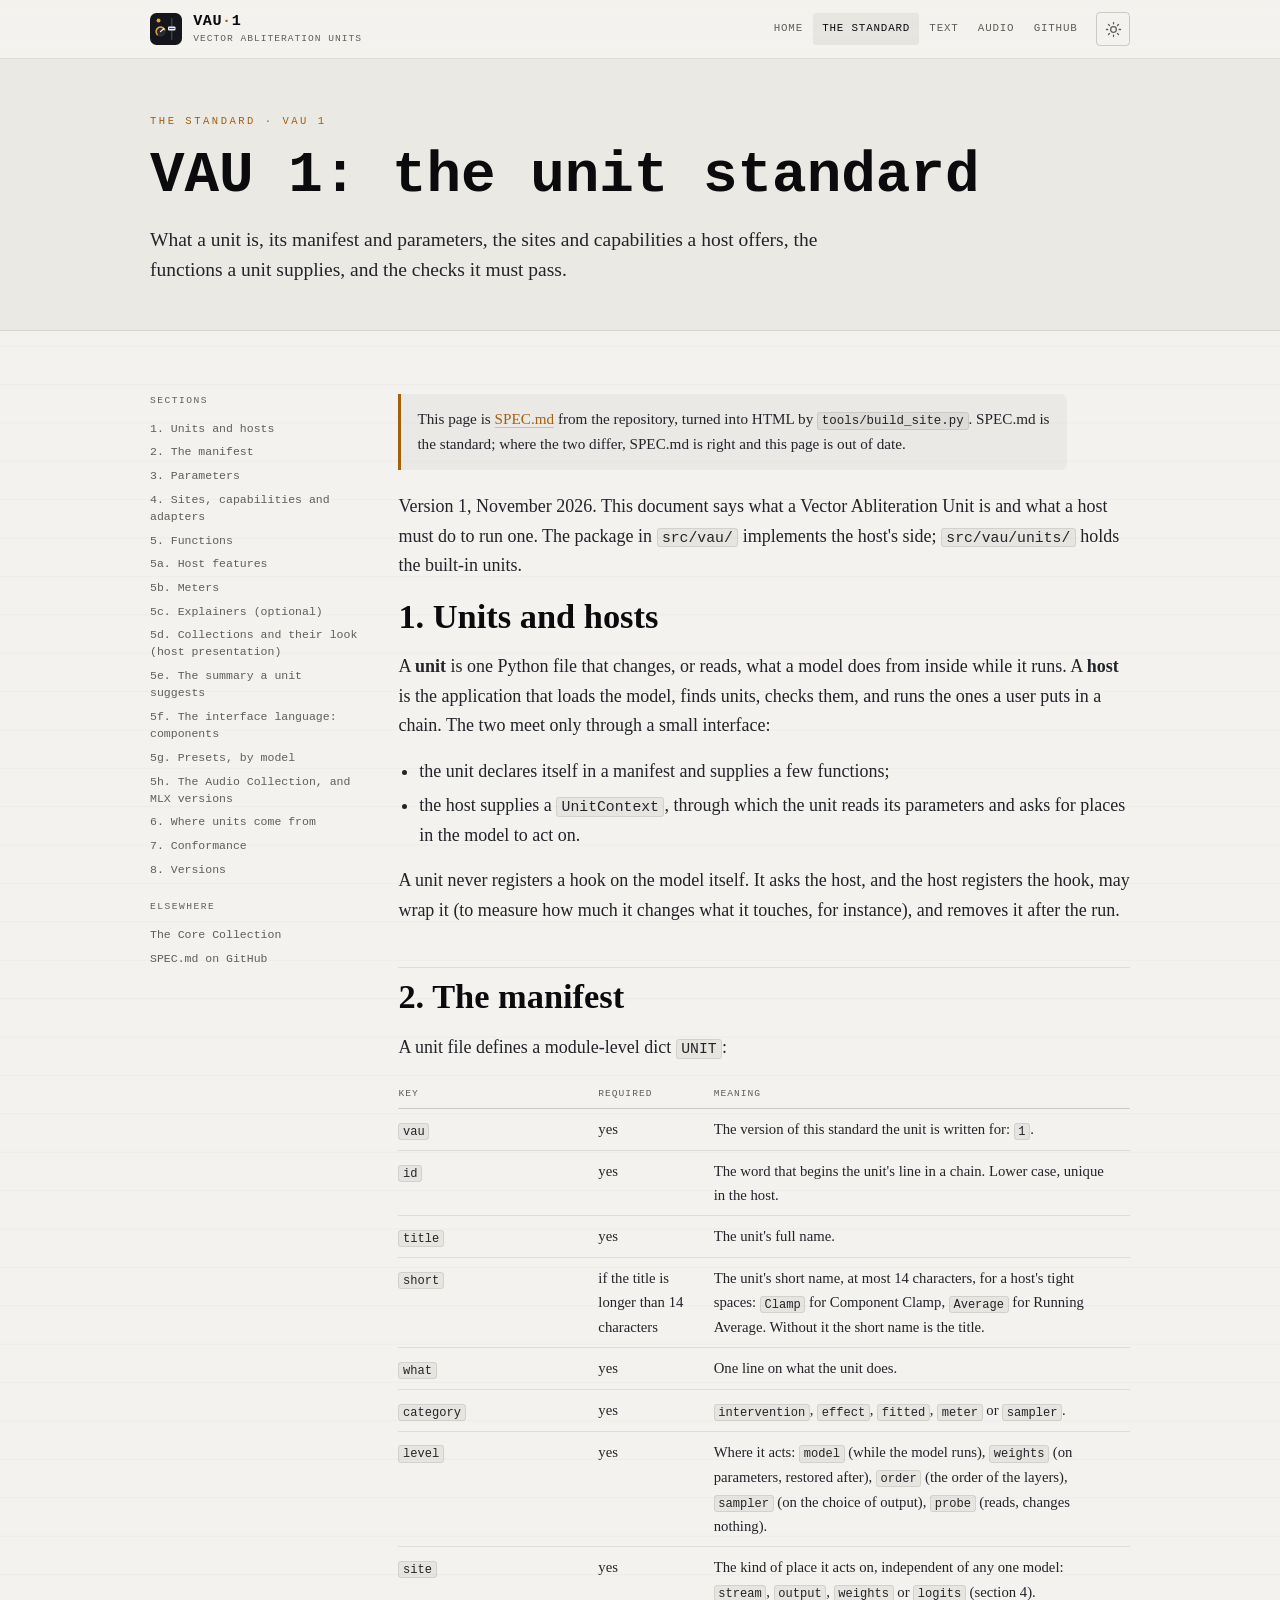
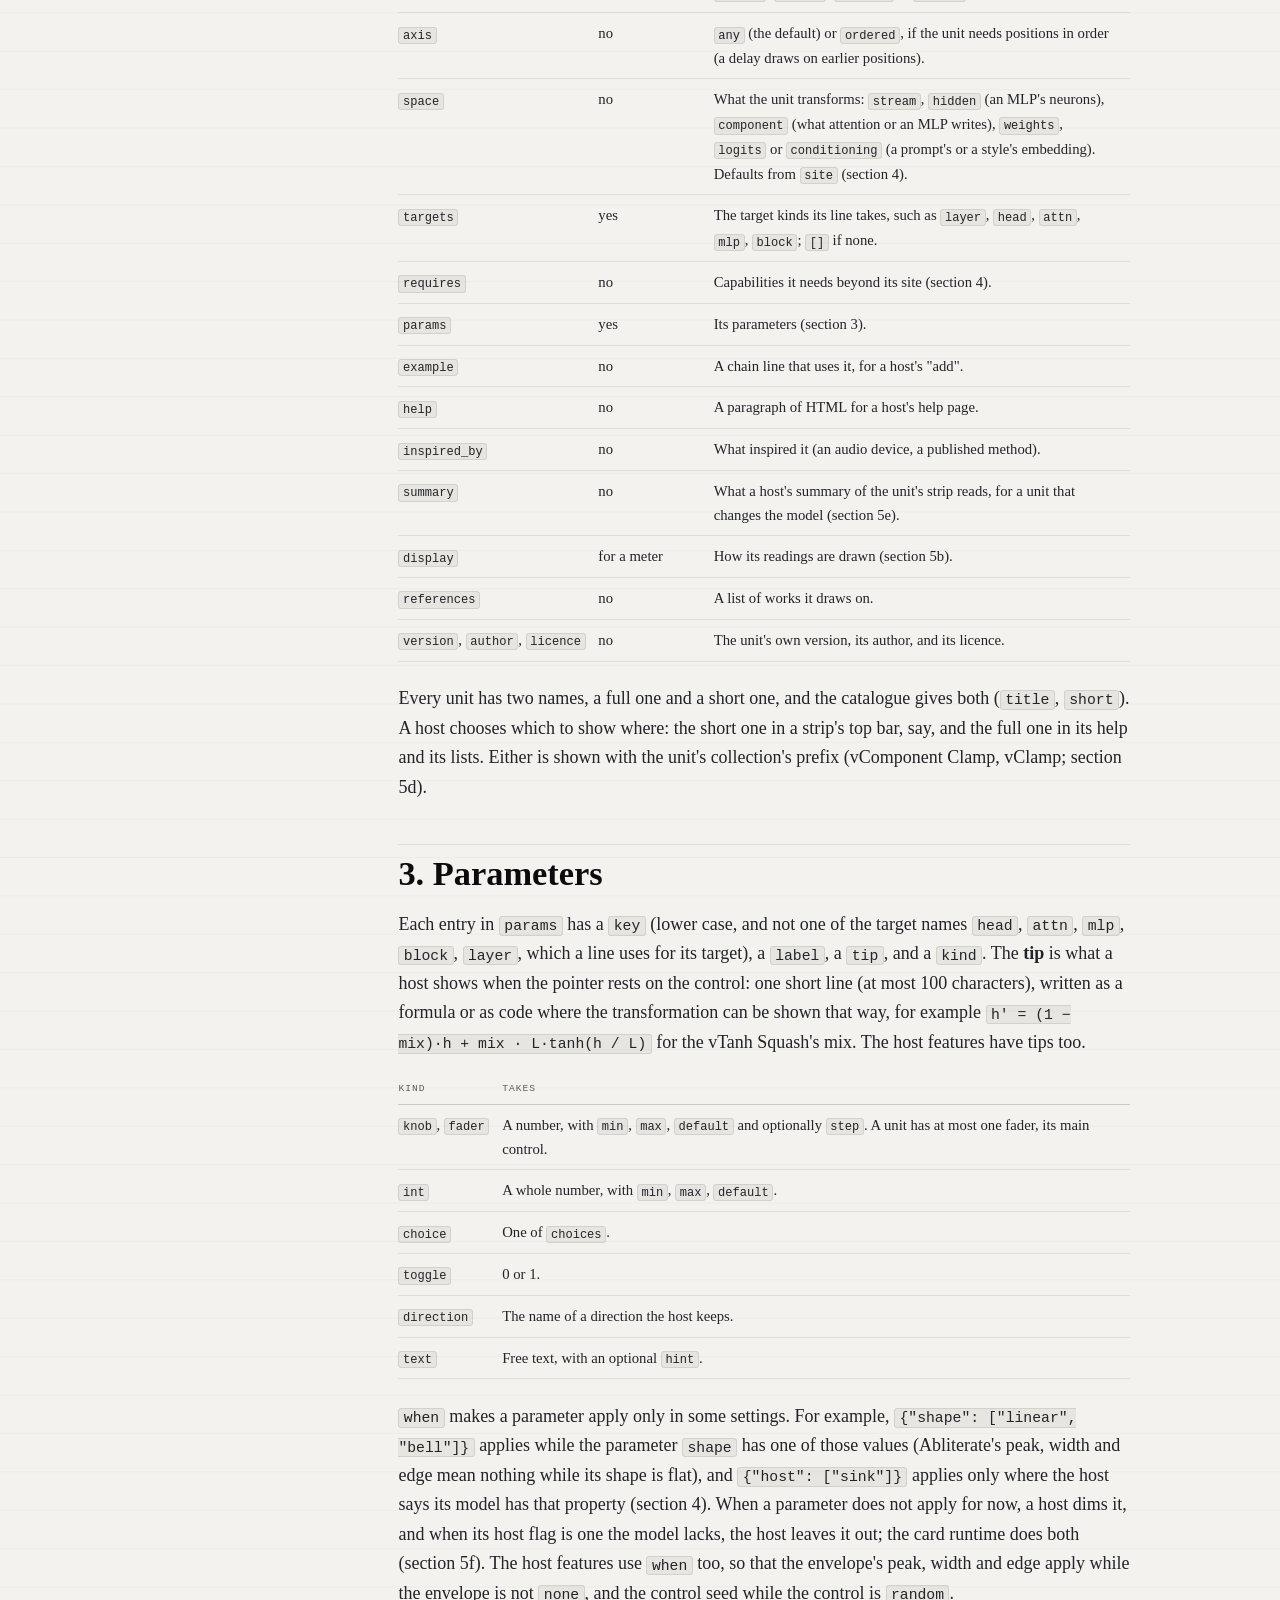
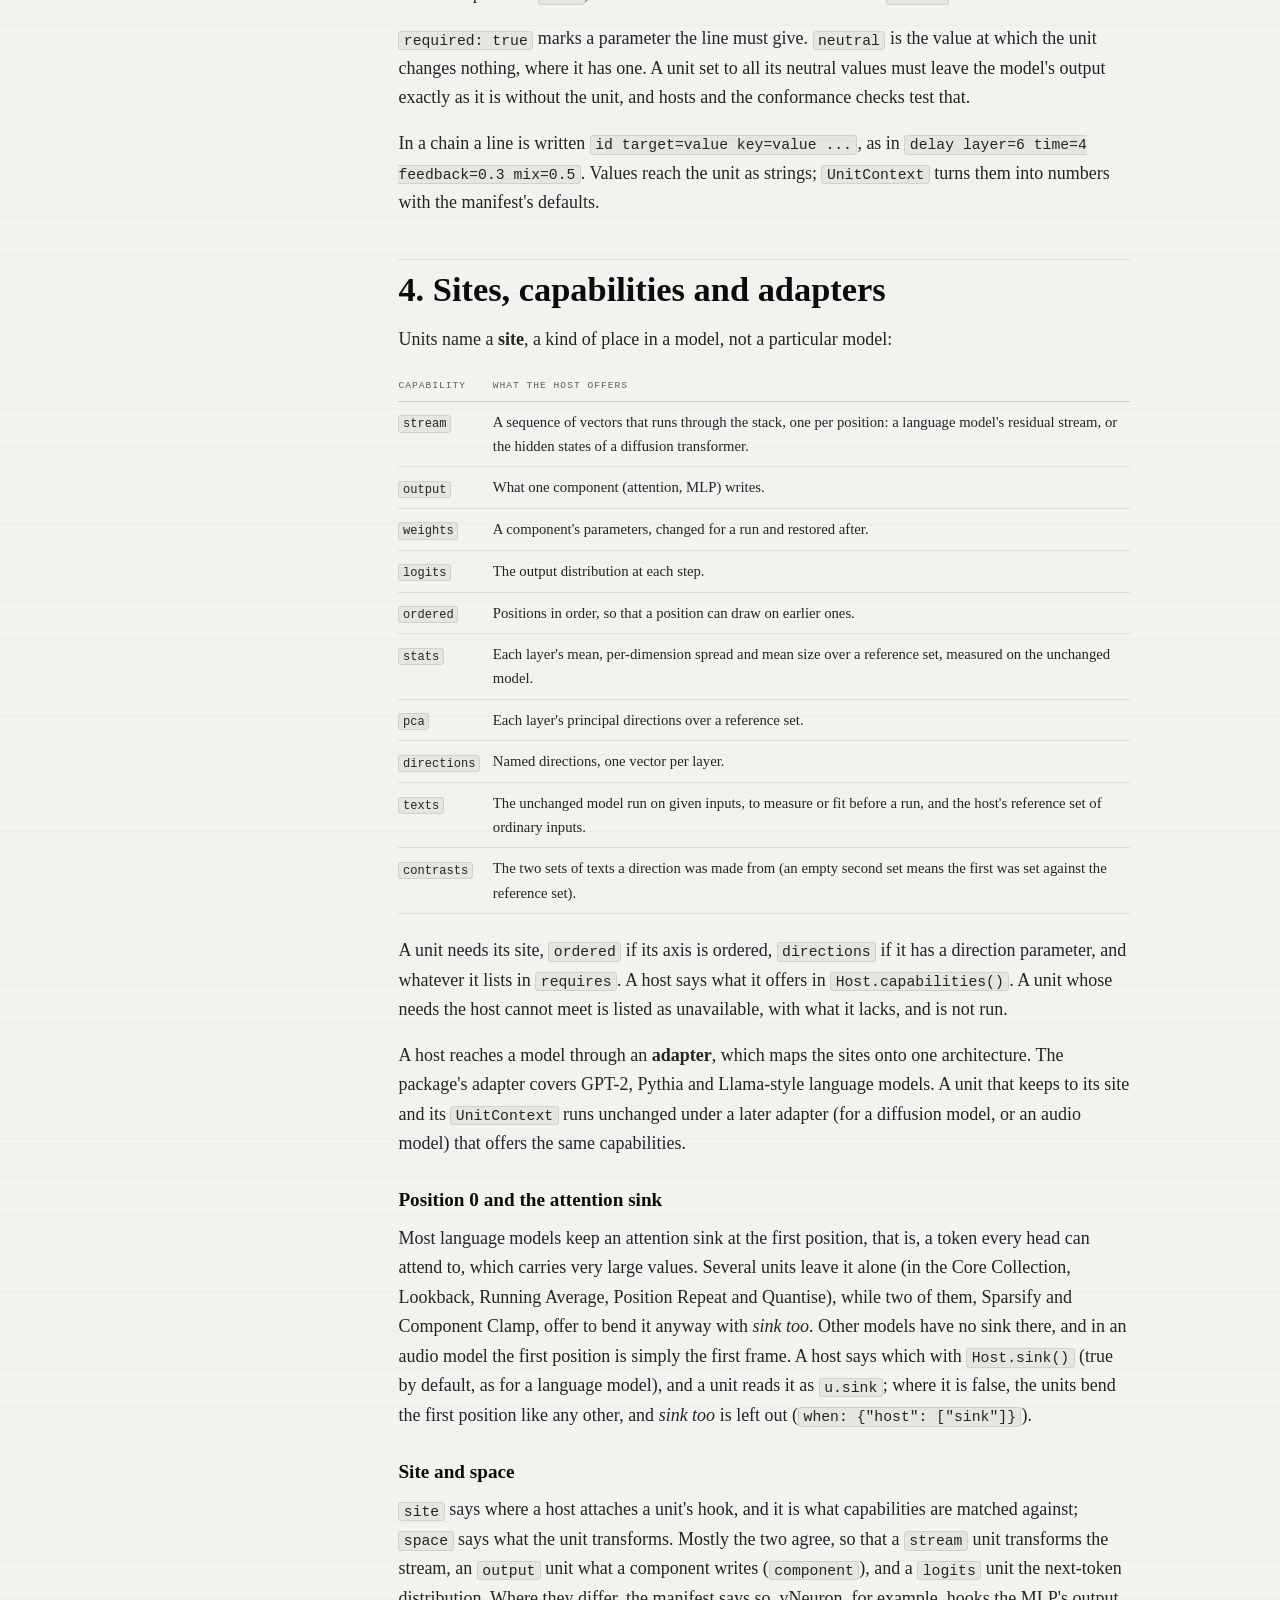
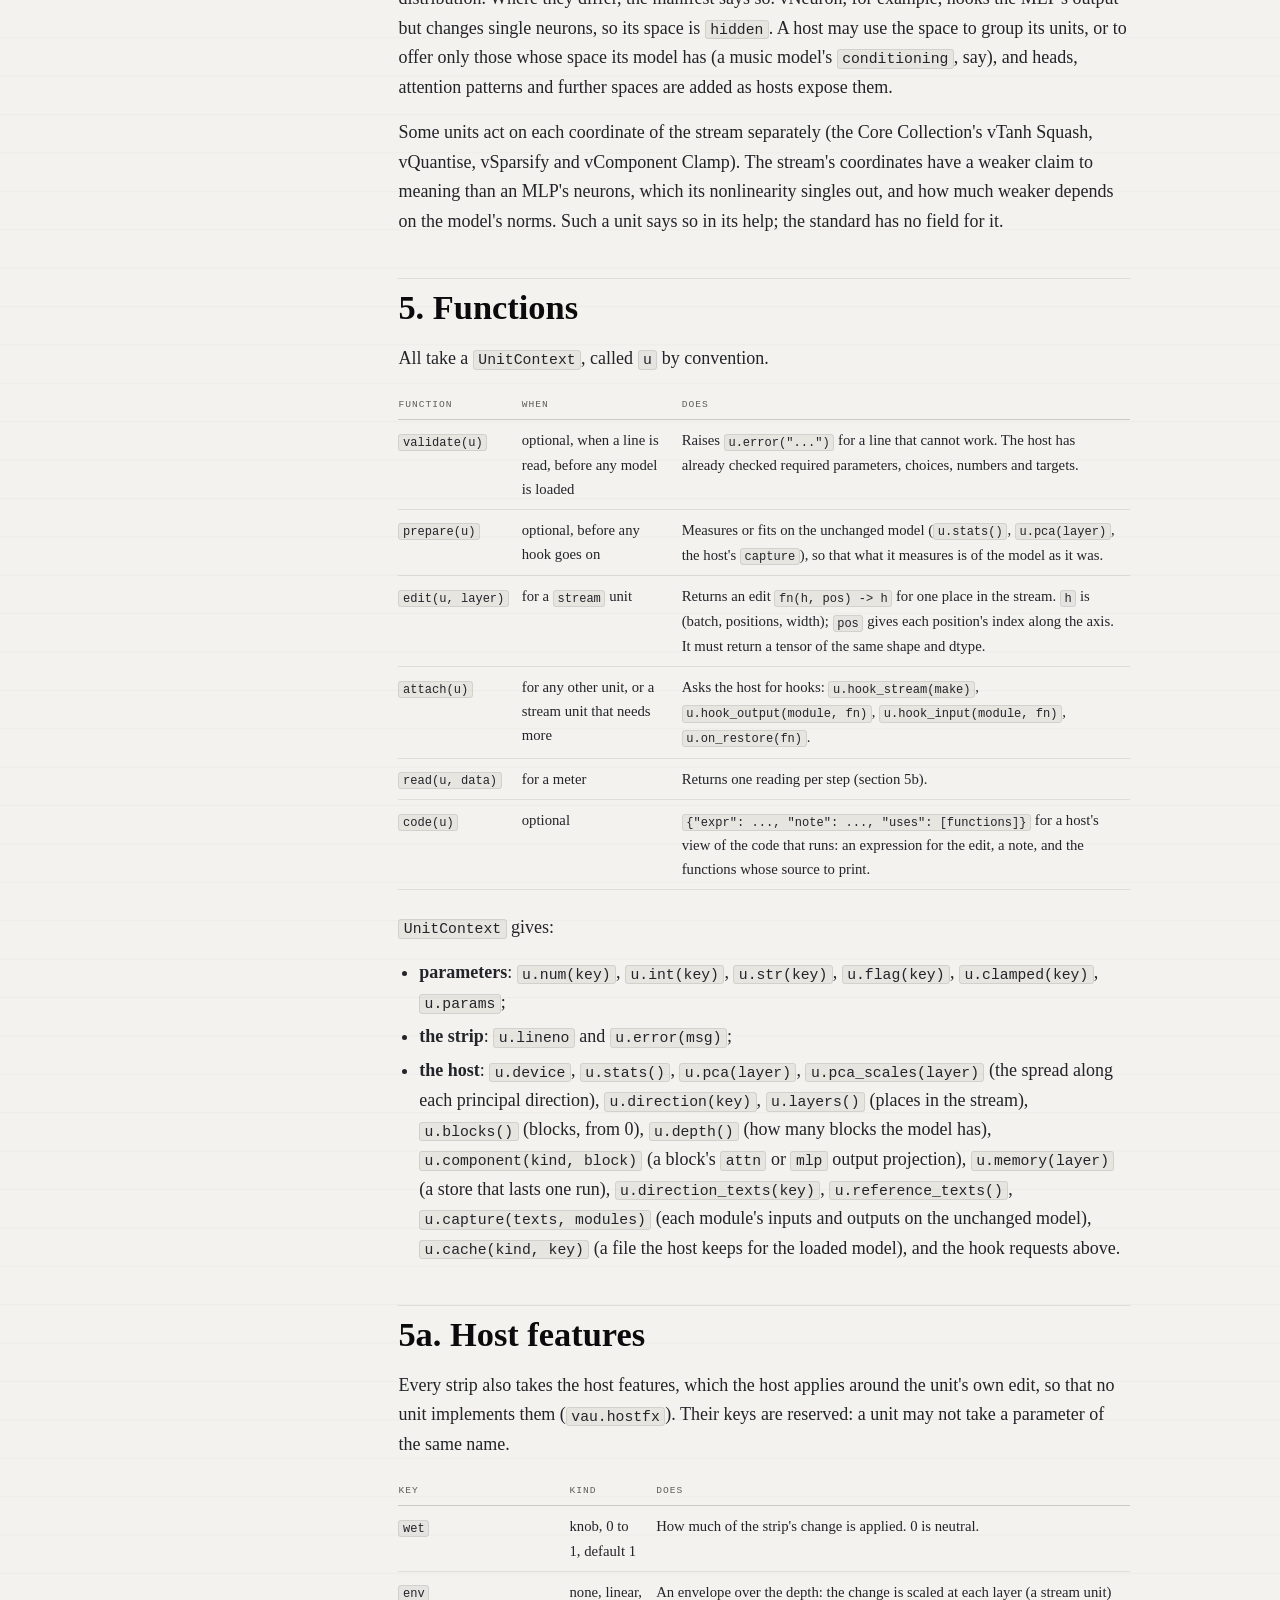
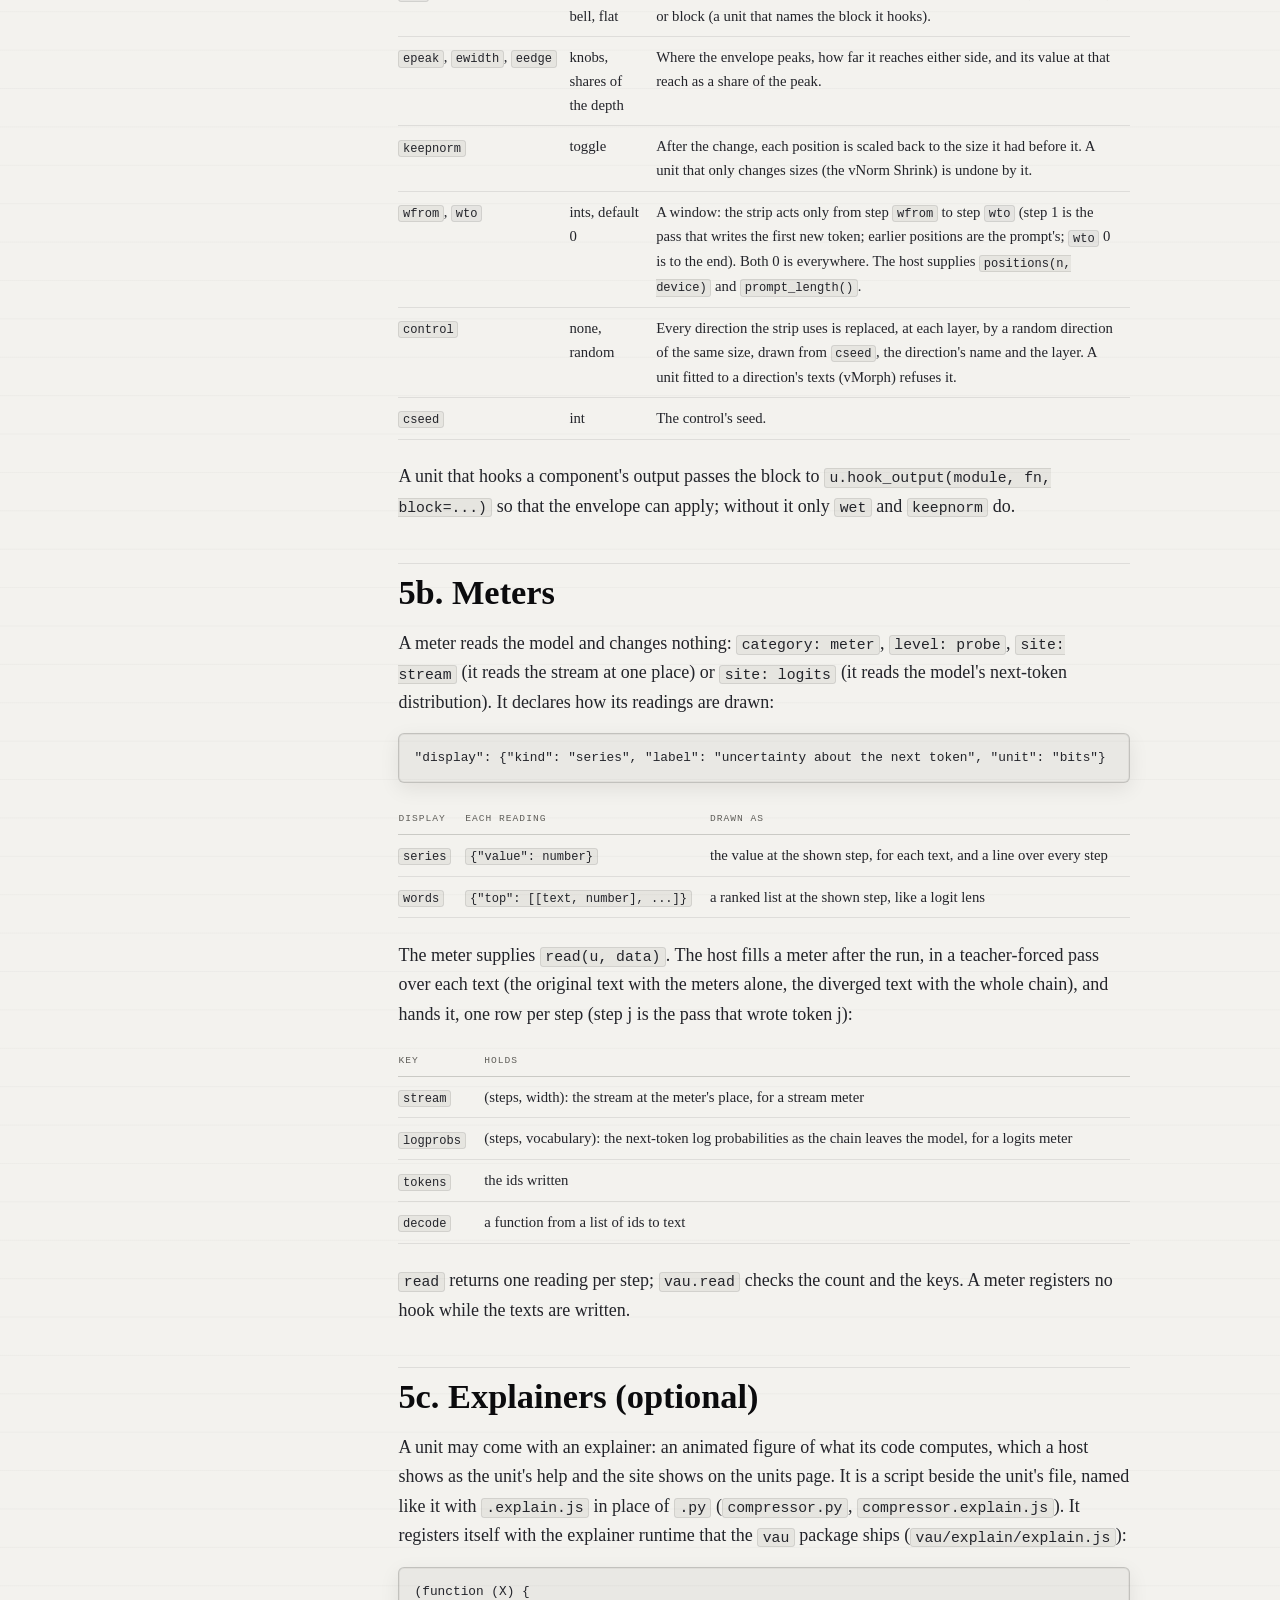
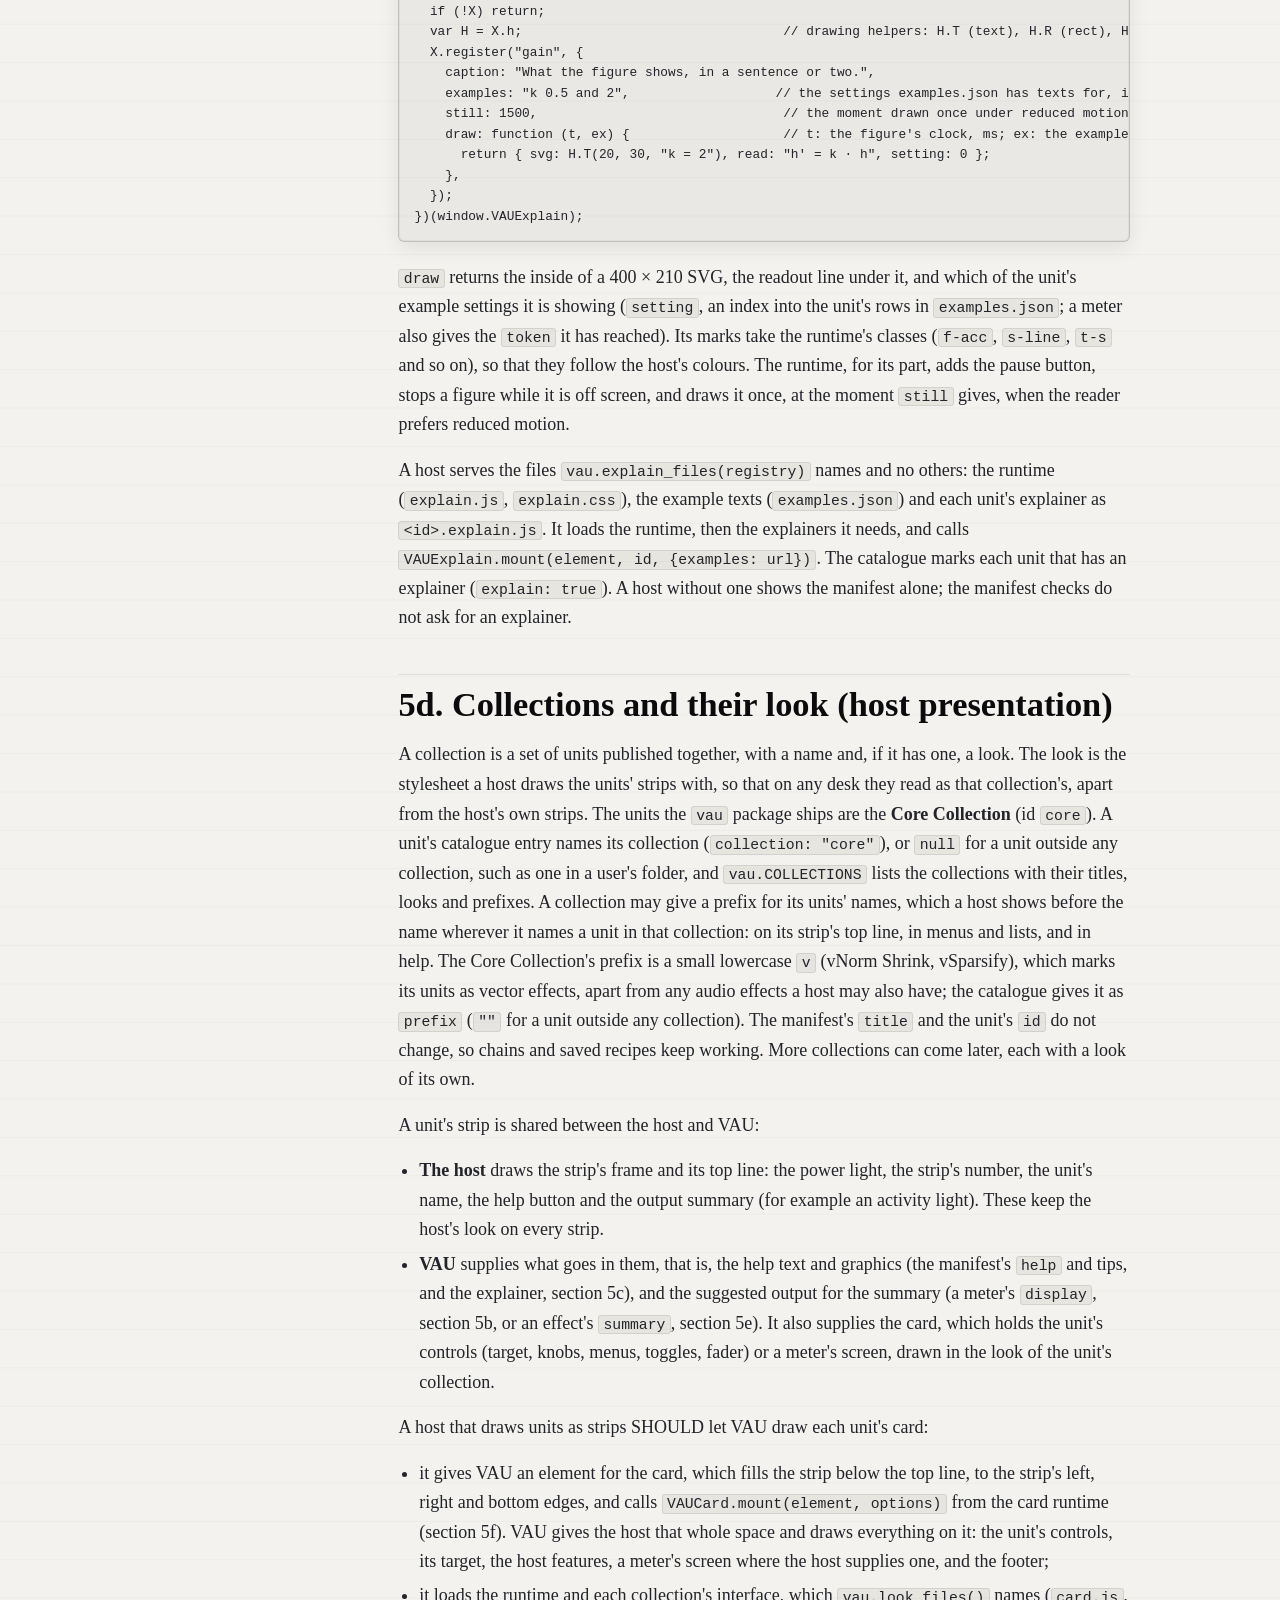
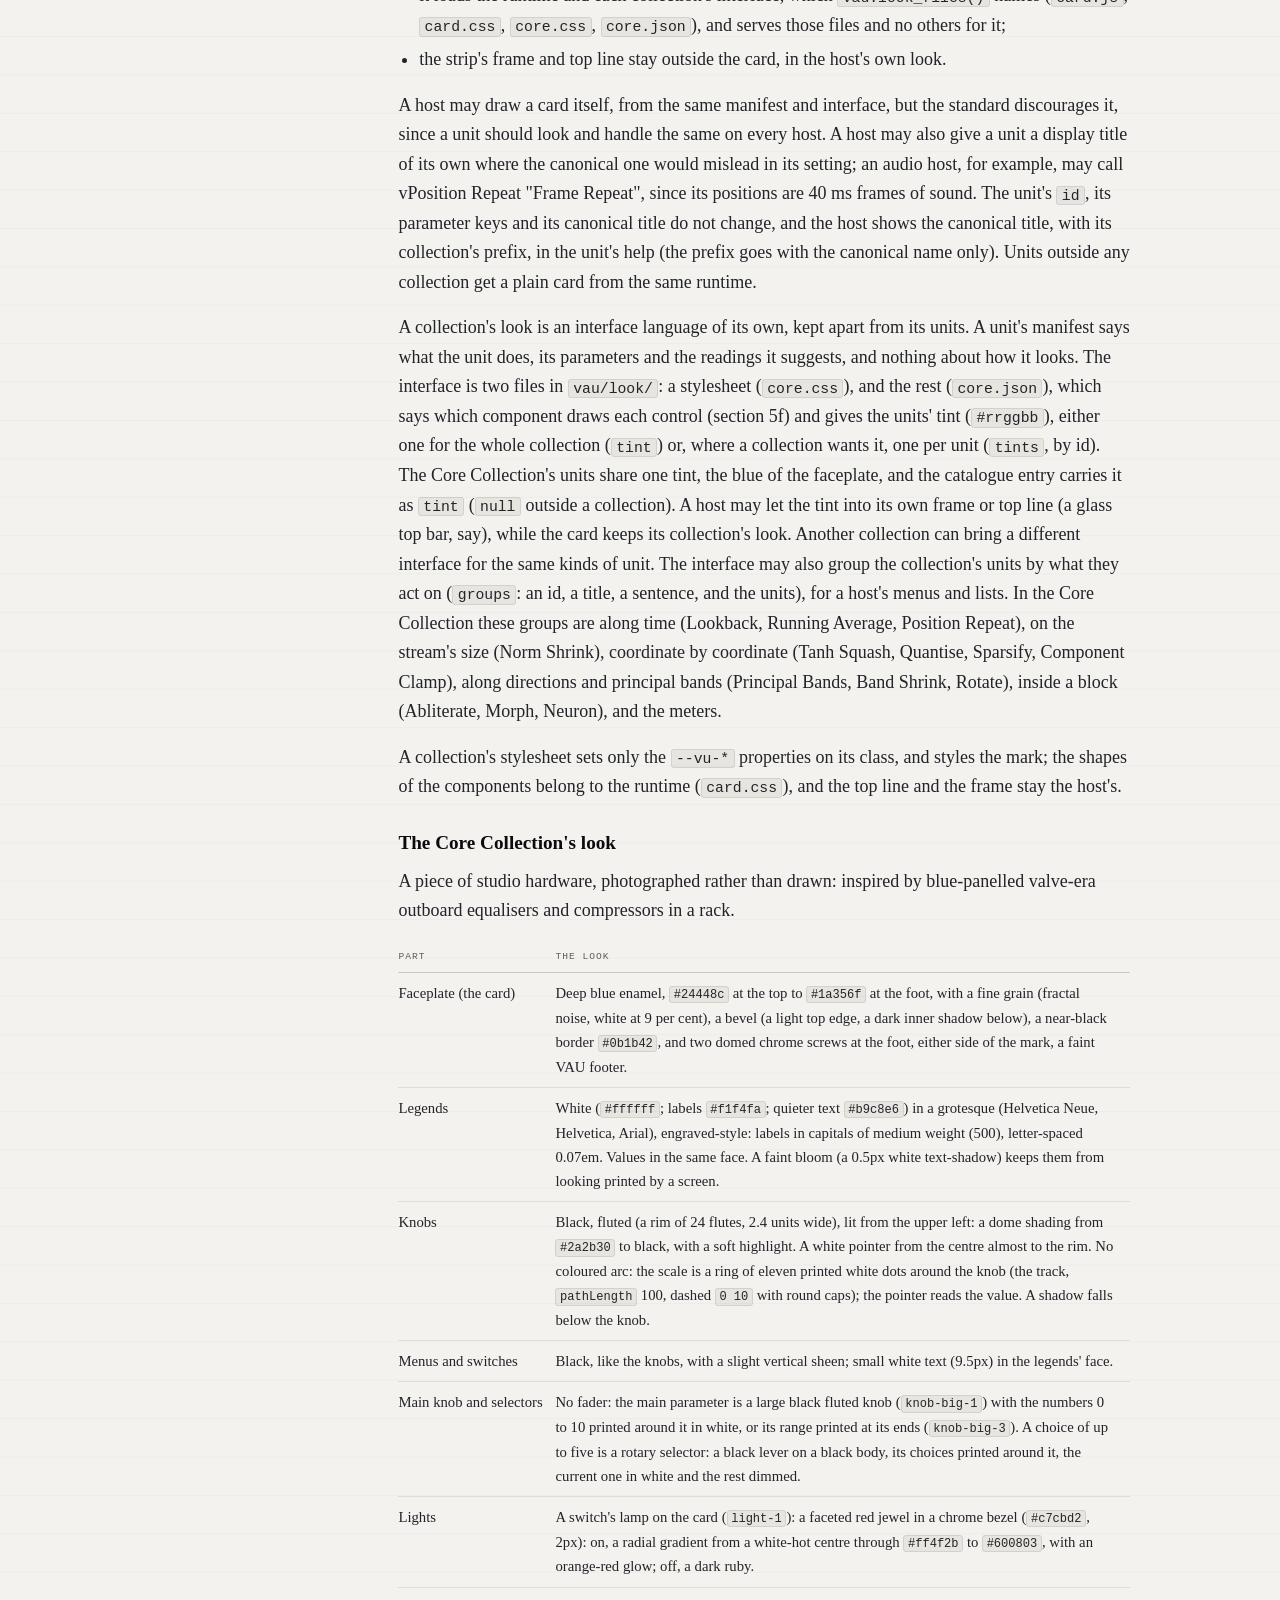
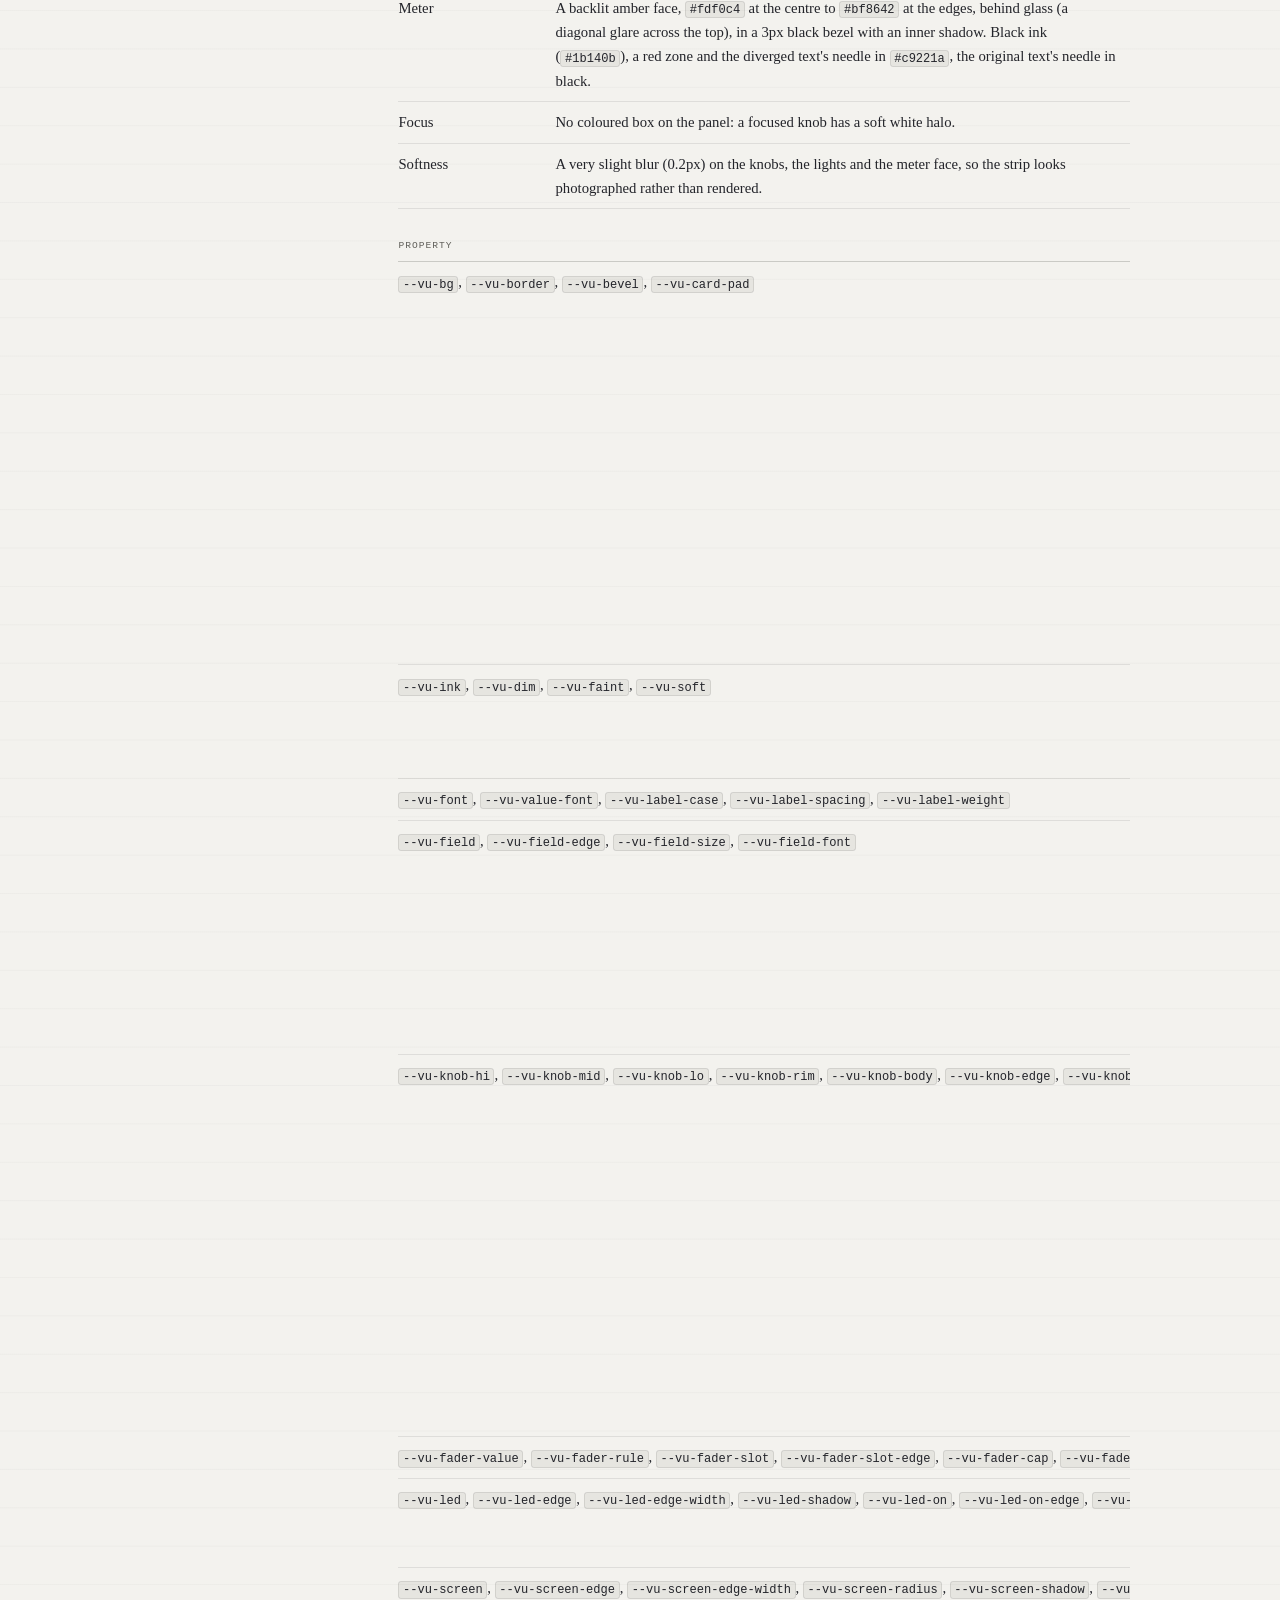
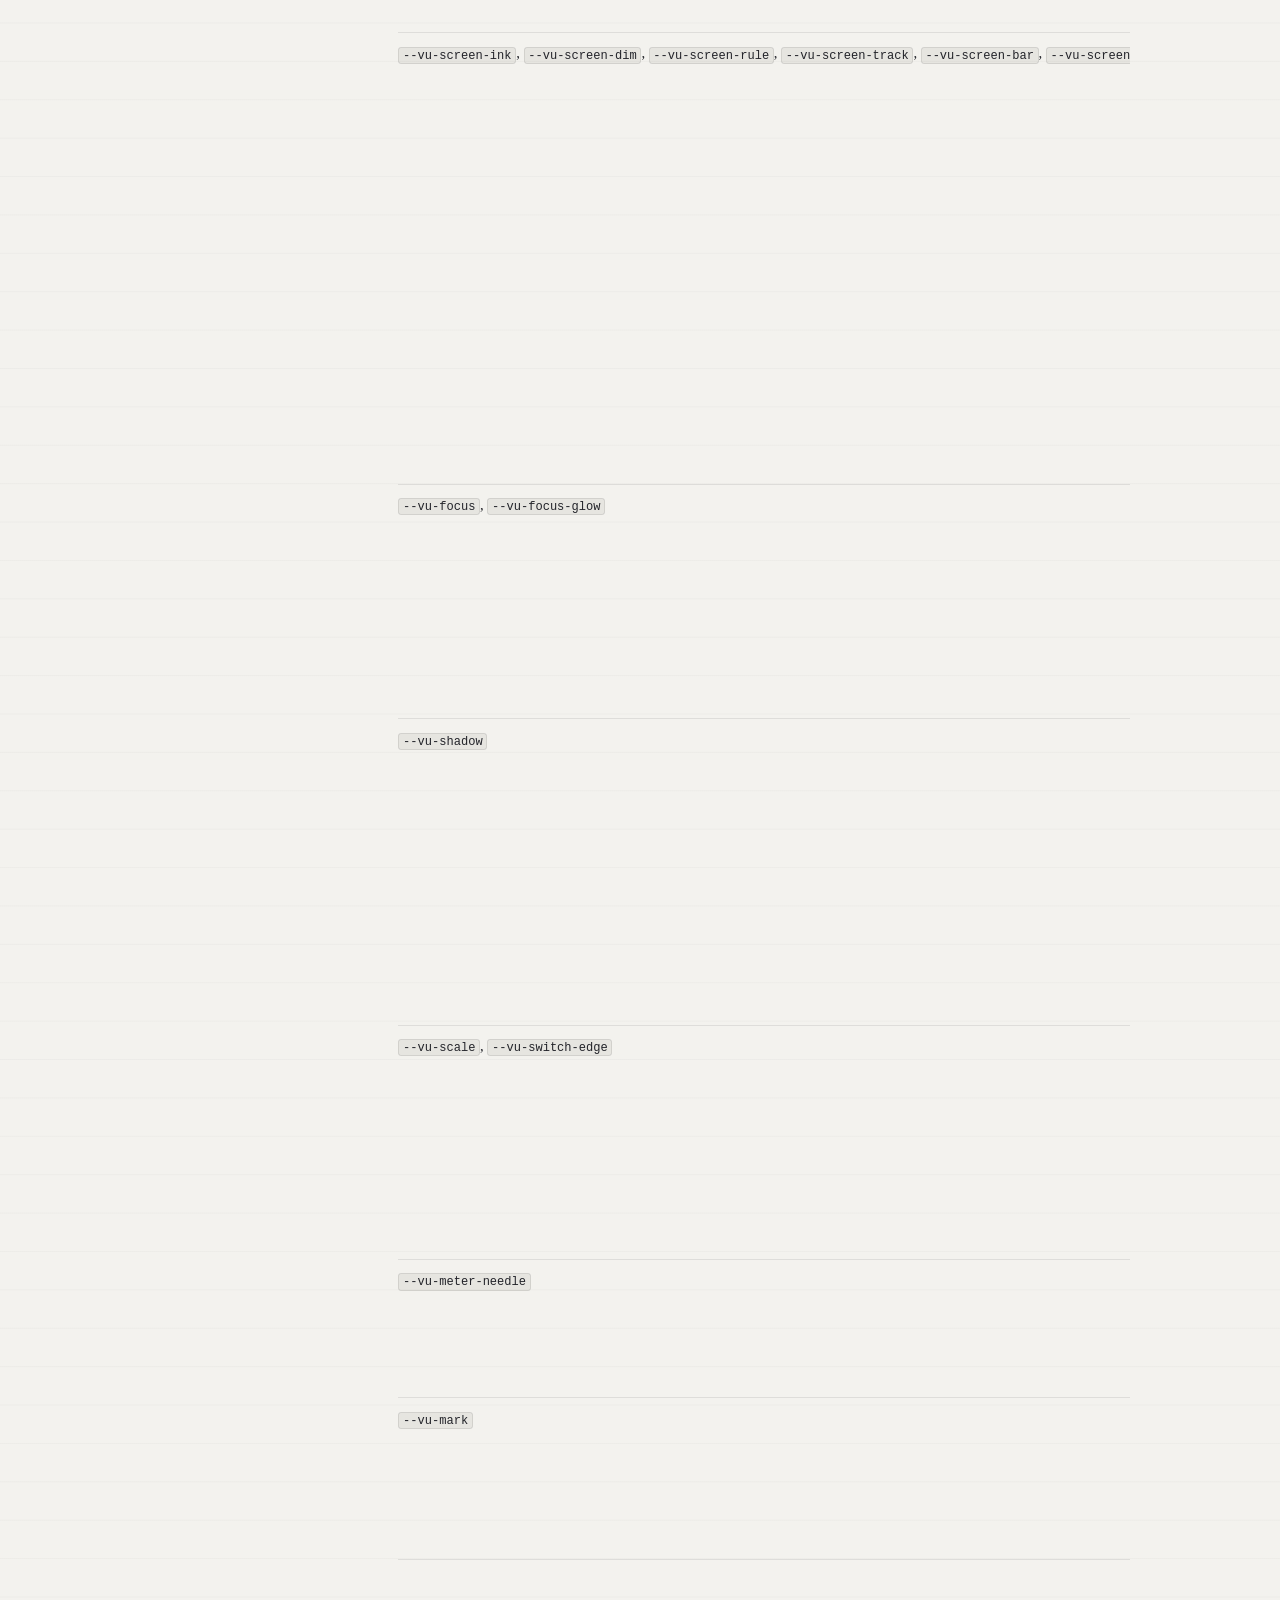
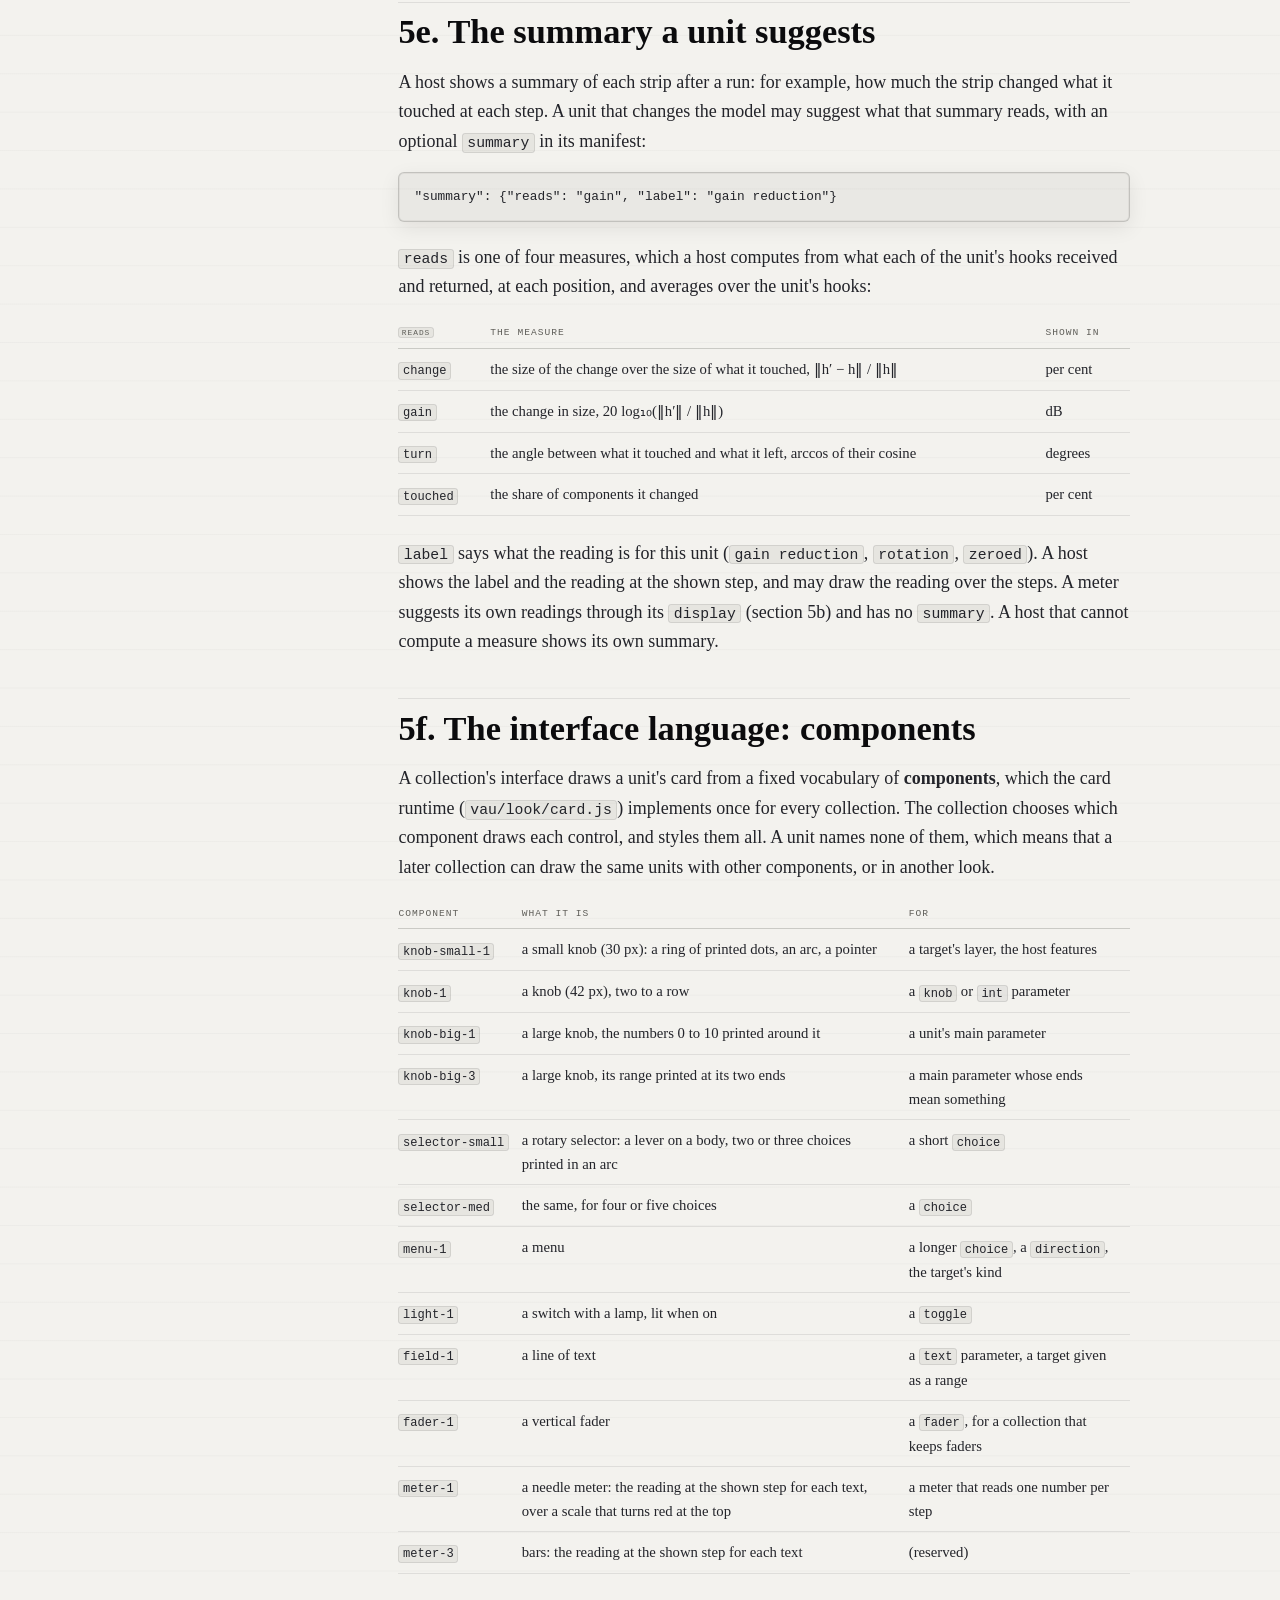
<file: docs/spec.html>
<!DOCTYPE html>
<html lang="en-GB">
<head>
  <meta charset="utf-8">
  <meta name="viewport" content="width=device-width, initial-scale=1">
  <title>VAU 1: the unit standard · Vector Abliteration Units</title>
  <meta name="description" content="VAU 1, the unit standard: what a Vector Abliteration Unit is and what a host must do to run one.">
  <link rel="icon" href="logo.svg" type="image/svg+xml">
  <meta name="theme-color" content="#f3f2ee">
  <meta property="og:title" content="VAU 1: the unit standard · Vector Abliteration Units">
  <meta property="og:description" content="VAU 1, the unit standard: what a Vector Abliteration Unit is and what a host must do to run one.">
  <meta property="og:type" content="website">
  <meta property="og:url" content="https://vector-lab-tools.github.io/vector-abliteration-units/spec.html">
  <script>(function(){try{var t=localStorage.getItem('vau-theme');if(t!=='dark')t='light';document.documentElement.setAttribute('data-theme',t);}catch(e){}})();</script>
  <link rel="stylesheet" href="style.css?v=de477420ce">
</head>
<body>
<!-- Generated by tools/build_site.py: edit that script, or SPEC.md and the units, not this file. -->

  <header class="site-header">
    <div class="wrap">
      <a class="brand" href="./" aria-label="Vector Abliteration Units, home">
        <img src="logo.svg" alt="">
        <span class="brand-block">
          <span class="brand-name">VAU<span class="dot">·</span>1</span>
          <span class="brand-tagline">Vector Abliteration Units</span>
        </span>
      </a>
      <div class="head-tools">
        <nav class="site-nav" aria-label="Site">
          <a href="index.html">Home</a>
          <a href="spec.html" aria-current="page">The standard</a>
          <a href="units.html">Text</a>
          <a href="audio.html">Audio</a>
          <a href="https://github.com/vector-lab-tools/vector-abliteration-units">GitHub</a>
        </nav>
        <button class="theme-toggle" type="button" aria-label="Switch between light and dark" title="Switch between light and dark">
          <svg class="icon-moon" viewBox="0 0 24 24" fill="none" stroke="currentColor" stroke-width="1.8" stroke-linecap="round" stroke-linejoin="round" aria-hidden="true"><path d="M21 12.79A9 9 0 1 1 11.21 3 7 7 0 0 0 21 12.79z"/></svg>
          <svg class="icon-sun" viewBox="0 0 24 24" fill="none" stroke="currentColor" stroke-width="1.8" stroke-linecap="round" stroke-linejoin="round" aria-hidden="true"><circle cx="12" cy="12" r="4"/><path d="M12 2v2M12 20v2M4.93 4.93l1.41 1.41M17.66 17.66l1.41 1.41M2 12h2M20 12h2M4.93 19.07l1.41-1.41M17.66 6.34l1.41-1.41"/></svg>
        </button>
      </div>
    </div>
  </header>

  <section class="hero doc-hero">
    <div class="wrap hero-inner">
      <span class="kicker">The standard · VAU 1</span>
      <h1>VAU 1: the unit standard</h1>
      <p class="tagline">What a unit is, its manifest and parameters, the sites and capabilities a host offers, the functions a unit supplies, and the checks it must pass.</p>
    </div>
  </section>

  <main class="content">
    <div class="wrap doc">
      <nav class="toc" aria-label="Sections">
        <b>Sections</b>
          <a href="#1-units-and-hosts">1. Units and hosts</a>
          <a href="#2-the-manifest">2. The manifest</a>
          <a href="#3-parameters">3. Parameters</a>
          <a href="#4-sites-capabilities-and-adapters">4. Sites, capabilities and adapters</a>
          <a href="#5-functions">5. Functions</a>
          <a href="#5a-host-features">5a. Host features</a>
          <a href="#5b-meters">5b. Meters</a>
          <a href="#5c-explainers-optional">5c. Explainers (optional)</a>
          <a href="#5d-collections-and-their-look-host-presentation">5d. Collections and their look (host presentation)</a>
          <a href="#5e-the-summary-a-unit-suggests">5e. The summary a unit suggests</a>
          <a href="#5f-the-interface-language-components">5f. The interface language: components</a>
          <a href="#5g-presets-by-model">5g. Presets, by model</a>
          <a href="#5h-the-audio-collection-and-mlx-versions">5h. The Audio Collection, and MLX versions</a>
          <a href="#6-where-units-come-from">6. Where units come from</a>
          <a href="#7-conformance">7. Conformance</a>
          <a href="#8-versions">8. Versions</a>
        <b style="margin-top:1.2rem">Elsewhere</b>
          <a href="units.html">The Core Collection</a>
          <a href="https://github.com/vector-lab-tools/vector-abliteration-units/blob/main/SPEC.md">SPEC.md on GitHub</a>
      </nav>
      <article class="doc-body">
        <div class="note"><p>This page is <a href="https://github.com/vector-lab-tools/vector-abliteration-units/blob/main/SPEC.md">SPEC.md</a> from the repository, turned into HTML by <code>tools/build_site.py</code>. SPEC.md is the standard; where the two differ, SPEC.md is right and this page is out of date.</p></div>
<h1 id="vau-1-the-unit-standard">VAU 1: the unit standard</h1>
<p>Version 1, November 2026. This document says what a Vector Abliteration Unit is and what a host must do to run one. The package in <code>src/vau/</code> implements the host's side; <code>src/vau/units/</code> holds the built-in units.</p>
<h2 id="1-units-and-hosts">1. Units and hosts</h2>
<p>A <b>unit</b> is one Python file that changes, or reads, what a model does from inside while it runs. A <b>host</b> is the application that loads the model, finds units, checks them, and runs the ones a user puts in a chain. The two meet only through a small interface:</p>
<ul><li>the unit declares itself in a manifest and supplies a few functions;</li><li>the host supplies a <code>UnitContext</code>, through which the unit reads its parameters and asks for places in the model to act on.</li></ul>
<p>A unit never registers a hook on the model itself. It asks the host, and the host registers the hook, may wrap it (to measure how much it changes what it touches, for instance), and removes it after the run.</p>
<h2 id="2-the-manifest">2. The manifest</h2>
<p>A unit file defines a module-level dict <code>UNIT</code>:</p>
<div class="table-wrap"><table>
<thead><tr><th>Key</th><th>Required</th><th>Meaning</th></tr></thead>
<tbody>
<tr><td><code>vau</code></td><td>yes</td><td>The version of this standard the unit is written for: <code>1</code>.</td></tr>
<tr><td><code>id</code></td><td>yes</td><td>The word that begins the unit's line in a chain. Lower case, unique in the host.</td></tr>
<tr><td><code>title</code></td><td>yes</td><td>The unit's full name.</td></tr>
<tr><td><code>short</code></td><td>if the title is longer than 14 characters</td><td>The unit's short name, at most 14 characters, for a host's tight spaces: <code>Clamp</code> for Component Clamp, <code>Average</code> for Running Average. Without it the short name is the title.</td></tr>
<tr><td><code>what</code></td><td>yes</td><td>One line on what the unit does.</td></tr>
<tr><td><code>category</code></td><td>yes</td><td><code>intervention</code>, <code>effect</code>, <code>fitted</code>, <code>meter</code> or <code>sampler</code>.</td></tr>
<tr><td><code>level</code></td><td>yes</td><td>Where it acts: <code>model</code> (while the model runs), <code>weights</code> (on parameters, restored after), <code>order</code> (the order of the layers), <code>sampler</code> (on the choice of output), <code>probe</code> (reads, changes nothing).</td></tr>
<tr><td><code>site</code></td><td>yes</td><td>The kind of place it acts on, independent of any one model: <code>stream</code>, <code>output</code>, <code>weights</code> or <code>logits</code> (section 4).</td></tr>
<tr><td><code>axis</code></td><td>no</td><td><code>any</code> (the default) or <code>ordered</code>, if the unit needs positions in order (a delay draws on earlier positions).</td></tr>
<tr><td><code>space</code></td><td>no</td><td>What the unit transforms: <code>stream</code>, <code>hidden</code> (an MLP's neurons), <code>component</code> (what attention or an MLP writes), <code>weights</code>, <code>logits</code> or <code>conditioning</code> (a prompt's or a style's embedding). Defaults from <code>site</code> (section 4).</td></tr>
<tr><td><code>targets</code></td><td>yes</td><td>The target kinds its line takes, such as <code>layer</code>, <code>head</code>, <code>attn</code>, <code>mlp</code>, <code>block</code>; <code>[]</code> if none.</td></tr>
<tr><td><code>requires</code></td><td>no</td><td>Capabilities it needs beyond its site (section 4).</td></tr>
<tr><td><code>params</code></td><td>yes</td><td>Its parameters (section 3).</td></tr>
<tr><td><code>example</code></td><td>no</td><td>A chain line that uses it, for a host's "add".</td></tr>
<tr><td><code>help</code></td><td>no</td><td>A paragraph of HTML for a host's help page.</td></tr>
<tr><td><code>inspired_by</code></td><td>no</td><td>What inspired it (an audio device, a published method).</td></tr>
<tr><td><code>summary</code></td><td>no</td><td>What a host's summary of the unit's strip reads, for a unit that changes the model (section 5e).</td></tr>
<tr><td><code>display</code></td><td>for a meter</td><td>How its readings are drawn (section 5b).</td></tr>
<tr><td><code>references</code></td><td>no</td><td>A list of works it draws on.</td></tr>
<tr><td><code>version</code>, <code>author</code>, <code>licence</code></td><td>no</td><td>The unit's own version, its author, and its licence.</td></tr>
</tbody></table></div>
<p>Every unit has two names, a full one and a short one, and the catalogue gives both (<code>title</code>, <code>short</code>). A host chooses which to show where: the short one in a strip's top bar, say, and the full one in its help and its lists. Either is shown with the unit's collection's prefix (vComponent Clamp, vClamp; section 5d).</p>
<h2 id="3-parameters">3. Parameters</h2>
<p>Each entry in <code>params</code> has a <code>key</code> (lower case, and not one of the target names <code>head</code>, <code>attn</code>, <code>mlp</code>, <code>block</code>, <code>layer</code>, which a line uses for its target), a <code>label</code>, a <code>tip</code>, and a <code>kind</code>. The <b>tip</b> is what a host shows when the pointer rests on the control: one short line (at most 100 characters), written as a formula or as code where the transformation can be shown that way, for example <code>h&#x27; = (1 − mix)·h + mix · L·tanh(h / L)</code> for the vTanh Squash's mix. The host features have tips too.</p>
<div class="table-wrap"><table>
<thead><tr><th>Kind</th><th>Takes</th></tr></thead>
<tbody>
<tr><td><code>knob</code>, <code>fader</code></td><td>A number, with <code>min</code>, <code>max</code>, <code>default</code> and optionally <code>step</code>. A unit has at most one fader, its main control.</td></tr>
<tr><td><code>int</code></td><td>A whole number, with <code>min</code>, <code>max</code>, <code>default</code>.</td></tr>
<tr><td><code>choice</code></td><td>One of <code>choices</code>.</td></tr>
<tr><td><code>toggle</code></td><td>0 or 1.</td></tr>
<tr><td><code>direction</code></td><td>The name of a direction the host keeps.</td></tr>
<tr><td><code>text</code></td><td>Free text, with an optional <code>hint</code>.</td></tr>
</tbody></table></div>
<p><code>when</code> makes a parameter apply only in some settings. For example, <code>{&quot;shape&quot;: [&quot;linear&quot;, &quot;bell&quot;]}</code> applies while the parameter <code>shape</code> has one of those values (Abliterate's peak, width and edge mean nothing while its shape is flat), and <code>{&quot;host&quot;: [&quot;sink&quot;]}</code> applies only where the host says its model has that property (section 4). When a parameter does not apply for now, a host dims it, and when its host flag is one the model lacks, the host leaves it out; the card runtime does both (section 5f). The host features use <code>when</code> too, so that the envelope's peak, width and edge apply while the envelope is not <code>none</code>, and the control seed while the control is <code>random</code>.</p>
<p><code>required: true</code> marks a parameter the line must give. <code>neutral</code> is the value at which the unit changes nothing, where it has one. A unit set to all its neutral values must leave the model's output exactly as it is without the unit, and hosts and the conformance checks test that.</p>
<p>In a chain a line is written <code>id target=value key=value ...</code>, as in <code>delay layer=6 time=4 feedback=0.3 mix=0.5</code>. Values reach the unit as strings; <code>UnitContext</code> turns them into numbers with the manifest's defaults.</p>
<h2 id="4-sites-capabilities-and-adapters">4. Sites, capabilities and adapters</h2>
<p>Units name a <b>site</b>, a kind of place in a model, not a particular model:</p>
<div class="table-wrap"><table>
<thead><tr><th>Capability</th><th>What the host offers</th></tr></thead>
<tbody>
<tr><td><code>stream</code></td><td>A sequence of vectors that runs through the stack, one per position: a language model's residual stream, or the hidden states of a diffusion transformer.</td></tr>
<tr><td><code>output</code></td><td>What one component (attention, MLP) writes.</td></tr>
<tr><td><code>weights</code></td><td>A component's parameters, changed for a run and restored after.</td></tr>
<tr><td><code>logits</code></td><td>The output distribution at each step.</td></tr>
<tr><td><code>ordered</code></td><td>Positions in order, so that a position can draw on earlier ones.</td></tr>
<tr><td><code>stats</code></td><td>Each layer's mean, per-dimension spread and mean size over a reference set, measured on the unchanged model.</td></tr>
<tr><td><code>pca</code></td><td>Each layer's principal directions over a reference set.</td></tr>
<tr><td><code>directions</code></td><td>Named directions, one vector per layer.</td></tr>
<tr><td><code>texts</code></td><td>The unchanged model run on given inputs, to measure or fit before a run, and the host's reference set of ordinary inputs.</td></tr>
<tr><td><code>contrasts</code></td><td>The two sets of texts a direction was made from (an empty second set means the first was set against the reference set).</td></tr>
</tbody></table></div>
<p>A unit needs its site, <code>ordered</code> if its axis is ordered, <code>directions</code> if it has a direction parameter, and whatever it lists in <code>requires</code>. A host says what it offers in <code>Host.capabilities()</code>. A unit whose needs the host cannot meet is listed as unavailable, with what it lacks, and is not run.</p>
<p>A host reaches a model through an <b>adapter</b>, which maps the sites onto one architecture. The package's adapter covers GPT-2, Pythia and Llama-style language models. A unit that keeps to its site and its <code>UnitContext</code> runs unchanged under a later adapter (for a diffusion model, or an audio model) that offers the same capabilities.</p>
<h3 id="position-0-and-the-attention-sink">Position 0 and the attention sink</h3>
<p>Most language models keep an attention sink at the first position, that is, a token every head can attend to, which carries very large values. Several units leave it alone (in the Core Collection, Lookback, Running Average, Position Repeat and Quantise), while two of them, Sparsify and Component Clamp, offer to bend it anyway with <i>sink too</i>. Other models have no sink there, and in an audio model the first position is simply the first frame. A host says which with <code>Host.sink()</code> (true by default, as for a language model), and a unit reads it as <code>u.sink</code>; where it is false, the units bend the first position like any other, and <i>sink too</i> is left out (<code>when: {&quot;host&quot;: [&quot;sink&quot;]}</code>).</p>
<h3 id="site-and-space">Site and space</h3>
<p><code>site</code> says where a host attaches a unit's hook, and it is what capabilities are matched against; <code>space</code> says what the unit transforms. Mostly the two agree, so that a <code>stream</code> unit transforms the stream, an <code>output</code> unit what a component writes (<code>component</code>), and a <code>logits</code> unit the next-token distribution. Where they differ, the manifest says so. vNeuron, for example, hooks the MLP's output but changes single neurons, so its space is <code>hidden</code>. A host may use the space to group its units, or to offer only those whose space its model has (a music model's <code>conditioning</code>, say), and heads, attention patterns and further spaces are added as hosts expose them.</p>
<p>Some units act on each coordinate of the stream separately (the Core Collection's vTanh Squash, vQuantise, vSparsify and vComponent Clamp). The stream's coordinates have a weaker claim to meaning than an MLP's neurons, which its nonlinearity singles out, and how much weaker depends on the model's norms. Such a unit says so in its help; the standard has no field for it.</p>
<h2 id="5-functions">5. Functions</h2>
<p>All take a <code>UnitContext</code>, called <code>u</code> by convention.</p>
<div class="table-wrap"><table>
<thead><tr><th>Function</th><th>When</th><th>Does</th></tr></thead>
<tbody>
<tr><td><code>validate(u)</code></td><td>optional, when a line is read, before any model is loaded</td><td>Raises <code>u.error(&quot;...&quot;)</code> for a line that cannot work. The host has already checked required parameters, choices, numbers and targets.</td></tr>
<tr><td><code>prepare(u)</code></td><td>optional, before any hook goes on</td><td>Measures or fits on the unchanged model (<code>u.stats()</code>, <code>u.pca(layer)</code>, the host's <code>capture</code>), so that what it measures is of the model as it was.</td></tr>
<tr><td><code>edit(u, layer)</code></td><td>for a <code>stream</code> unit</td><td>Returns an edit <code>fn(h, pos) -&gt; h</code> for one place in the stream. <code>h</code> is (batch, positions, width); <code>pos</code> gives each position's index along the axis. It must return a tensor of the same shape and dtype.</td></tr>
<tr><td><code>attach(u)</code></td><td>for any other unit, or a stream unit that needs more</td><td>Asks the host for hooks: <code>u.hook_stream(make)</code>, <code>u.hook_output(module, fn)</code>, <code>u.hook_input(module, fn)</code>, <code>u.on_restore(fn)</code>.</td></tr>
<tr><td><code>read(u, data)</code></td><td>for a meter</td><td>Returns one reading per step (section 5b).</td></tr>
<tr><td><code>code(u)</code></td><td>optional</td><td><code>{&quot;expr&quot;: ..., &quot;note&quot;: ..., &quot;uses&quot;: [functions]}</code> for a host's view of the code that runs: an expression for the edit, a note, and the functions whose source to print.</td></tr>
</tbody></table></div>
<p><code>UnitContext</code> gives:</p>
<ul><li><b>parameters</b>: <code>u.num(key)</code>, <code>u.int(key)</code>, <code>u.str(key)</code>, <code>u.flag(key)</code>, <code>u.clamped(key)</code>, <code>u.params</code>;</li><li><b>the strip</b>: <code>u.lineno</code> and <code>u.error(msg)</code>;</li><li><b>the host</b>: <code>u.device</code>, <code>u.stats()</code>, <code>u.pca(layer)</code>, <code>u.pca_scales(layer)</code> (the spread along each principal direction), <code>u.direction(key)</code>, <code>u.layers()</code> (places in the stream), <code>u.blocks()</code> (blocks, from 0), <code>u.depth()</code> (how many blocks the model has), <code>u.component(kind, block)</code> (a block's <code>attn</code> or <code>mlp</code> output projection), <code>u.memory(layer)</code> (a store that lasts one run), <code>u.direction_texts(key)</code>, <code>u.reference_texts()</code>, <code>u.capture(texts, modules)</code> (each module's inputs and outputs on the unchanged model), <code>u.cache(kind, key)</code> (a file the host keeps for the loaded model), and the hook requests above.</li></ul>
<h2 id="5a-host-features">5a. Host features</h2>
<p>Every strip also takes the host features, which the host applies around the unit's own edit, so that no unit implements them (<code>vau.hostfx</code>). Their keys are reserved: a unit may not take a parameter of the same name.</p>
<div class="table-wrap"><table>
<thead><tr><th>Key</th><th>Kind</th><th>Does</th></tr></thead>
<tbody>
<tr><td><code>wet</code></td><td>knob, 0 to 1, default 1</td><td>How much of the strip's change is applied. 0 is neutral.</td></tr>
<tr><td><code>env</code></td><td>none, linear, bell, flat</td><td>An envelope over the depth: the change is scaled at each layer (a stream unit) or block (a unit that names the block it hooks).</td></tr>
<tr><td><code>epeak</code>, <code>ewidth</code>, <code>eedge</code></td><td>knobs, shares of the depth</td><td>Where the envelope peaks, how far it reaches either side, and its value at that reach as a share of the peak.</td></tr>
<tr><td><code>keepnorm</code></td><td>toggle</td><td>After the change, each position is scaled back to the size it had before it. A unit that only changes sizes (the vNorm Shrink) is undone by it.</td></tr>
<tr><td><code>wfrom</code>, <code>wto</code></td><td>ints, default 0</td><td>A window: the strip acts only from step <code>wfrom</code> to step <code>wto</code> (step 1 is the pass that writes the first new token; earlier positions are the prompt's; <code>wto</code> 0 is to the end). Both 0 is everywhere. The host supplies <code>positions(n, device)</code> and <code>prompt_length()</code>.</td></tr>
<tr><td><code>control</code></td><td>none, random</td><td>Every direction the strip uses is replaced, at each layer, by a random direction of the same size, drawn from <code>cseed</code>, the direction's name and the layer. A unit fitted to a direction's texts (vMorph) refuses it.</td></tr>
<tr><td><code>cseed</code></td><td>int</td><td>The control's seed.</td></tr>
</tbody></table></div>
<p>A unit that hooks a component's output passes the block to <code>u.hook_output(module, fn, block=...)</code> so that the envelope can apply; without it only <code>wet</code> and <code>keepnorm</code> do.</p>
<h2 id="5b-meters">5b. Meters</h2>
<p>A meter reads the model and changes nothing: <code>category: meter</code>, <code>level: probe</code>, <code>site: stream</code> (it reads the stream at one place) or <code>site: logits</code> (it reads the model's next-token distribution). It declares how its readings are drawn:</p>
<div class="term"><pre><code>&quot;display&quot;: {&quot;kind&quot;: &quot;series&quot;, &quot;label&quot;: &quot;uncertainty about the next token&quot;, &quot;unit&quot;: &quot;bits&quot;}</code></pre></div>
<div class="table-wrap"><table>
<thead><tr><th>Display</th><th>Each reading</th><th>Drawn as</th></tr></thead>
<tbody>
<tr><td><code>series</code></td><td><code>{&quot;value&quot;: number}</code></td><td>the value at the shown step, for each text, and a line over every step</td></tr>
<tr><td><code>words</code></td><td><code>{&quot;top&quot;: [[text, number], ...]}</code></td><td>a ranked list at the shown step, like a logit lens</td></tr>
</tbody></table></div>
<p>The meter supplies <code>read(u, data)</code>. The host fills a meter after the run, in a teacher-forced pass over each text (the original text with the meters alone, the diverged text with the whole chain), and hands it, one row per step (step j is the pass that wrote token j):</p>
<div class="table-wrap"><table>
<thead><tr><th>Key</th><th>Holds</th></tr></thead>
<tbody>
<tr><td><code>stream</code></td><td>(steps, width): the stream at the meter's place, for a stream meter</td></tr>
<tr><td><code>logprobs</code></td><td>(steps, vocabulary): the next-token log probabilities as the chain leaves the model, for a logits meter</td></tr>
<tr><td><code>tokens</code></td><td>the ids written</td></tr>
<tr><td><code>decode</code></td><td>a function from a list of ids to text</td></tr>
</tbody></table></div>
<p><code>read</code> returns one reading per step; <code>vau.read</code> checks the count and the keys. A meter registers no hook while the texts are written.</p>
<h2 id="5c-explainers-optional">5c. Explainers (optional)</h2>
<p>A unit may come with an explainer: an animated figure of what its code computes, which a host shows as the unit's help and the site shows on the units page. It is a script beside the unit's file, named like it with <code>.explain.js</code> in place of <code>.py</code> (<code>compressor.py</code>, <code>compressor.explain.js</code>). It registers itself with the explainer runtime that the <code>vau</code> package ships (<code>vau/explain/explain.js</code>):</p>
<div class="term"><pre><code>(function (X) {
  if (!X) return;
  var H = X.h;                                  // drawing helpers: H.T (text), H.R (rect), H.L (line), H.stage, ...
  X.register(&quot;gain&quot;, {
    caption: &quot;What the figure shows, in a sentence or two.&quot;,
    examples: &quot;k 0.5 and 2&quot;,                   // the settings examples.json has texts for, if any
    still: 1500,                                // the moment drawn once under reduced motion (ms)
    draw: function (t, ex) {                    // t: the figure&#x27;s clock, ms; ex: the example texts or null
      return { svg: H.T(20, 30, &quot;k = 2&quot;), read: &quot;h&#x27; = k · h&quot;, setting: 0 };
    },
  });
})(window.VAUExplain);</code></pre></div>
<p><code>draw</code> returns the inside of a 400 × 210 SVG, the readout line under it, and which of the unit's example settings it is showing (<code>setting</code>, an index into the unit's rows in <code>examples.json</code>; a meter also gives the <code>token</code> it has reached). Its marks take the runtime's classes (<code>f-acc</code>, <code>s-line</code>, <code>t-s</code> and so on), so that they follow the host's colours. The runtime, for its part, adds the pause button, stops a figure while it is off screen, and draws it once, at the moment <code>still</code> gives, when the reader prefers reduced motion.</p>
<p>A host serves the files <code>vau.explain_files(registry)</code> names and no others: the runtime (<code>explain.js</code>, <code>explain.css</code>), the example texts (<code>examples.json</code>) and each unit's explainer as <code>&lt;id&gt;.explain.js</code>. It loads the runtime, then the explainers it needs, and calls <code>VAUExplain.mount(element, id, {examples: url})</code>. The catalogue marks each unit that has an explainer (<code>explain: true</code>). A host without one shows the manifest alone; the manifest checks do not ask for an explainer.</p>
<h2 id="5d-collections-and-their-look-host-presentation">5d. Collections and their look (host presentation)</h2>
<p>A collection is a set of units published together, with a name and, if it has one, a look. The look is the stylesheet a host draws the units' strips with, so that on any desk they read as that collection's, apart from the host's own strips. The units the <code>vau</code> package ships are the <b>Core Collection</b> (id <code>core</code>). A unit's catalogue entry names its collection (<code>collection: &quot;core&quot;</code>), or <code>null</code> for a unit outside any collection, such as one in a user's folder, and <code>vau.COLLECTIONS</code> lists the collections with their titles, looks and prefixes. A collection may give a prefix for its units' names, which a host shows before the name wherever it names a unit in that collection: on its strip's top line, in menus and lists, and in help. The Core Collection's prefix is a small lowercase <code>v</code> (vNorm Shrink, vSparsify), which marks its units as vector effects, apart from any audio effects a host may also have; the catalogue gives it as <code>prefix</code> (<code>&quot;&quot;</code> for a unit outside any collection). The manifest's <code>title</code> and the unit's <code>id</code> do not change, so chains and saved recipes keep working. More collections can come later, each with a look of its own.</p>
<p>A unit's strip is shared between the host and VAU:</p>
<ul><li><b>The host</b> draws the strip's frame and its top line: the power light, the strip's number, the unit's name, the help button and the output summary (for example an activity light). These keep the host's look on every strip.</li><li><b>VAU</b> supplies what goes in them, that is, the help text and graphics (the manifest's <code>help</code> and tips, and the explainer, section 5c), and the suggested output for the summary (a meter's <code>display</code>, section 5b, or an effect's <code>summary</code>, section 5e). It also supplies the card, which holds the unit's controls (target, knobs, menus, toggles, fader) or a meter's screen, drawn in the look of the unit's collection.</li></ul>
<p>A host that draws units as strips SHOULD let VAU draw each unit's card:</p>
<ul><li>it gives VAU an element for the card, which fills the strip below the top line, to the strip's left, right and bottom edges, and calls <code>VAUCard.mount(element, options)</code> from the card runtime (section 5f). VAU gives the host that whole space and draws everything on it: the unit's controls, its target, the host features, a meter's screen where the host supplies one, and the footer;</li><li>it loads the runtime and each collection's interface, which <code>vau.look_files()</code> names (<code>card.js</code>, <code>card.css</code>, <code>core.css</code>, <code>core.json</code>), and serves those files and no others for it;</li><li>the strip's frame and top line stay outside the card, in the host's own look.</li></ul>
<p>A host may draw a card itself, from the same manifest and interface, but the standard discourages it, since a unit should look and handle the same on every host. A host may also give a unit a display title of its own where the canonical one would mislead in its setting; an audio host, for example, may call vPosition Repeat "Frame Repeat", since its positions are 40 ms frames of sound. The unit's <code>id</code>, its parameter keys and its canonical title do not change, and the host shows the canonical title, with its collection's prefix, in the unit's help (the prefix goes with the canonical name only). Units outside any collection get a plain card from the same runtime.</p>
<p>A collection's look is an interface language of its own, kept apart from its units. A unit's manifest says what the unit does, its parameters and the readings it suggests, and nothing about how it looks. The interface is two files in <code>vau/look/</code>: a stylesheet (<code>core.css</code>), and the rest (<code>core.json</code>), which says which component draws each control (section 5f) and gives the units' tint (<code>#rrggbb</code>), either one for the whole collection (<code>tint</code>) or, where a collection wants it, one per unit (<code>tints</code>, by id). The Core Collection's units share one tint, the blue of the faceplate, and the catalogue entry carries it as <code>tint</code> (<code>null</code> outside a collection). A host may let the tint into its own frame or top line (a glass top bar, say), while the card keeps its collection's look. Another collection can bring a different interface for the same kinds of unit. The interface may also group the collection's units by what they act on (<code>groups</code>: an id, a title, a sentence, and the units), for a host's menus and lists. In the Core Collection these groups are along time (Lookback, Running Average, Position Repeat), on the stream's size (Norm Shrink), coordinate by coordinate (Tanh Squash, Quantise, Sparsify, Component Clamp), along directions and principal bands (Principal Bands, Band Shrink, Rotate), inside a block (Abliterate, Morph, Neuron), and the meters.</p>
<p>A collection's stylesheet sets only the <code>--vu-*</code> properties on its class, and styles the mark; the shapes of the components belong to the runtime (<code>card.css</code>), and the top line and the frame stay the host's.</p>
<h3 id="the-core-collection-s-look">The Core Collection's look</h3>
<p>A piece of studio hardware, photographed rather than drawn: inspired by blue-panelled valve-era outboard equalisers and compressors in a rack.</p>
<div class="table-wrap"><table>
<thead><tr><th>Part</th><th>The look</th></tr></thead>
<tbody>
<tr><td>Faceplate (the card)</td><td>Deep blue enamel, <code>#24448c</code> at the top to <code>#1a356f</code> at the foot, with a fine grain (fractal noise, white at 9 per cent), a bevel (a light top edge, a dark inner shadow below), a near-black border <code>#0b1b42</code>, and two domed chrome screws at the foot, either side of the mark, a faint VAU footer.</td></tr>
<tr><td>Legends</td><td>White (<code>#ffffff</code>; labels <code>#f1f4fa</code>; quieter text <code>#b9c8e6</code>) in a grotesque (Helvetica Neue, Helvetica, Arial), engraved-style: labels in capitals of medium weight (500), letter-spaced 0.07em. Values in the same face. A faint bloom (a 0.5px white text-shadow) keeps them from looking printed by a screen.</td></tr>
<tr><td>Knobs</td><td>Black, fluted (a rim of 24 flutes, 2.4 units wide), lit from the upper left: a dome shading from <code>#2a2b30</code> to black, with a soft highlight. A white pointer from the centre almost to the rim. No coloured arc: the scale is a ring of eleven printed white dots around the knob (the track, <code>pathLength</code> 100, dashed <code>0 10</code> with round caps); the pointer reads the value. A shadow falls below the knob.</td></tr>
<tr><td>Menus and switches</td><td>Black, like the knobs, with a slight vertical sheen; small white text (9.5px) in the legends' face.</td></tr>
<tr><td>Main knob and selectors</td><td>No fader: the main parameter is a large black fluted knob (<code>knob-big-1</code>) with the numbers 0 to 10 printed around it in white, or its range printed at its ends (<code>knob-big-3</code>). A choice of up to five is a rotary selector: a black lever on a black body, its choices printed around it, the current one in white and the rest dimmed.</td></tr>
<tr><td>Lights</td><td>A switch's lamp on the card (<code>light-1</code>): a faceted red jewel in a chrome bezel (<code>#c7cbd2</code>, 2px): on, a radial gradient from a white-hot centre through <code>#ff4f2b</code> to <code>#600803</code>, with an orange-red glow; off, a dark ruby.</td></tr>
<tr><td>Meter</td><td>A backlit amber face, <code>#fdf0c4</code> at the centre to <code>#bf8642</code> at the edges, behind glass (a diagonal glare across the top), in a 3px black bezel with an inner shadow. Black ink (<code>#1b140b</code>), a red zone and the diverged text's needle in <code>#c9221a</code>, the original text's needle in black.</td></tr>
<tr><td>Focus</td><td>No coloured box on the panel: a focused knob has a soft white halo.</td></tr>
<tr><td>Softness</td><td>A very slight blur (0.2px) on the knobs, the lights and the meter face, so the strip looks photographed rather than rendered.</td></tr>
</tbody></table></div>
<div class="table-wrap"><table>
<thead><tr><th>Property</th><th>Part</th></tr></thead>
<tbody>
<tr><td><code>--vu-bg</code>, <code>--vu-border</code>, <code>--vu-bevel</code>, <code>--vu-card-pad</code></td><td>the card (the background may have several layers; the border is the line under the top line), its box-shadow and padding; its corners follow the host's frame</td></tr>
<tr><td><code>--vu-ink</code>, <code>--vu-dim</code>, <code>--vu-faint</code>, <code>--vu-soft</code></td><td>values; labels; notes; a text-shadow</td></tr>
<tr><td><code>--vu-font</code>, <code>--vu-value-font</code>, <code>--vu-label-case</code>, <code>--vu-label-spacing</code>, <code>--vu-label-weight</code></td><td>type</td></tr>
<tr><td><code>--vu-field</code>, <code>--vu-field-edge</code>, <code>--vu-field-size</code>, <code>--vu-field-font</code></td><td>menus, text fields, toggles and small buttons: background, edge, type size and face</td></tr>
<tr><td><code>--vu-knob-hi</code>, <code>--vu-knob-mid</code>, <code>--vu-knob-lo</code>, <code>--vu-knob-rim</code>, <code>--vu-knob-body</code>, <code>--vu-knob-edge</code>, <code>--vu-knob-edge-width</code>, <code>--vu-knob-flutes</code>, <code>--vu-knob-track</code>, <code>--vu-knob-track-width</code>, <code>--vu-knob-dots</code>, <code>--vu-knob-arc</code>, <code>--vu-knob-pointer</code>, <code>--vu-knob-filter</code></td><td>a knob: its body is a dome shaded from <code>hi</code> to <code>rim</code> (or plain <code>body</code>); flutes and dots are dash patterns on a <code>pathLength</code> of 100</td></tr>
<tr><td><code>--vu-fader-value</code>, <code>--vu-fader-rule</code>, <code>--vu-fader-slot</code>, <code>--vu-fader-slot-edge</code>, <code>--vu-fader-cap</code>, <code>--vu-fader-cap-shade</code>, <code>--vu-fader-cap-light</code></td><td>the fader</td></tr>
<tr><td><code>--vu-led</code>, <code>--vu-led-edge</code>, <code>--vu-led-edge-width</code>, <code>--vu-led-shadow</code>, <code>--vu-led-on</code>, <code>--vu-led-on-edge</code>, <code>--vu-led-on-shadow</code>, <code>--vu-led-filter</code></td><td>a light on the card, off and on</td></tr>
<tr><td><code>--vu-screen</code>, <code>--vu-screen-edge</code>, <code>--vu-screen-edge-width</code>, <code>--vu-screen-radius</code>, <code>--vu-screen-shadow</code>, <code>--vu-screen-filter</code></td><td>a meter's screen</td></tr>
<tr><td><code>--vu-screen-ink</code>, <code>--vu-screen-dim</code>, <code>--vu-screen-rule</code>, <code>--vu-screen-track</code>, <code>--vu-screen-bar</code>, <code>--vu-screen-hot</code></td><td>on the screen: text; quieter text; rules and the step marker; a bar's track; a bar, the original text's line and needle; the diverged text's heading, bar, line and needle, and the scale's red zone</td></tr>
<tr><td><code>--vu-focus</code>, <code>--vu-focus-glow</code></td><td>keyboard focus on the card: the outline (<code>none</code> for no box) and a knob's glow while it has focus</td></tr>
<tr><td><code>--vu-shadow</code></td><td>the opacity of the shadow under a knob or a selector (the runtime draws it, with a very slight blur, on the body only)</td></tr>
<tr><td><code>--vu-scale</code>, <code>--vu-switch-edge</code></td><td>the numbers printed around a large knob and a selector's choices; a selector's edge</td></tr>
<tr><td><code>--vu-meter-needle</code></td><td><code>block</code> where the look draws a meter as needles</td></tr>
<tr><td><code>--vu-mark</code></td><td>the mark, a footer across the card's foot, at 45 per cent opacity</td></tr>
</tbody></table></div>
<h2 id="5e-the-summary-a-unit-suggests">5e. The summary a unit suggests</h2>
<p>A host shows a summary of each strip after a run: for example, how much the strip changed what it touched at each step. A unit that changes the model may suggest what that summary reads, with an optional <code>summary</code> in its manifest:</p>
<div class="term"><pre><code>&quot;summary&quot;: {&quot;reads&quot;: &quot;gain&quot;, &quot;label&quot;: &quot;gain reduction&quot;}</code></pre></div>
<p><code>reads</code> is one of four measures, which a host computes from what each of the unit's hooks received and returned, at each position, and averages over the unit's hooks:</p>
<div class="table-wrap"><table>
<thead><tr><th><code>reads</code></th><th>The measure</th><th>Shown in</th></tr></thead>
<tbody>
<tr><td><code>change</code></td><td>the size of the change over the size of what it touched, ‖h′ − h‖ / ‖h‖</td><td>per cent</td></tr>
<tr><td><code>gain</code></td><td>the change in size, 20 log₁₀(‖h′‖ / ‖h‖)</td><td>dB</td></tr>
<tr><td><code>turn</code></td><td>the angle between what it touched and what it left, arccos of their cosine</td><td>degrees</td></tr>
<tr><td><code>touched</code></td><td>the share of components it changed</td><td>per cent</td></tr>
</tbody></table></div>
<p><code>label</code> says what the reading is for this unit (<code>gain reduction</code>, <code>rotation</code>, <code>zeroed</code>). A host shows the label and the reading at the shown step, and may draw the reading over the steps. A meter suggests its own readings through its <code>display</code> (section 5b) and has no <code>summary</code>. A host that cannot compute a measure shows its own summary.</p>
<h2 id="5f-the-interface-language-components">5f. The interface language: components</h2>
<p>A collection's interface draws a unit's card from a fixed vocabulary of <b>components</b>, which the card runtime (<code>vau/look/card.js</code>) implements once for every collection. The collection chooses which component draws each control, and styles them all. A unit names none of them, which means that a later collection can draw the same units with other components, or in another look.</p>
<div class="table-wrap"><table>
<thead><tr><th>Component</th><th>What it is</th><th>For</th></tr></thead>
<tbody>
<tr><td><code>knob-small-1</code></td><td>a small knob (30 px): a ring of printed dots, an arc, a pointer</td><td>a target's layer, the host features</td></tr>
<tr><td><code>knob-1</code></td><td>a knob (42 px), two to a row</td><td>a <code>knob</code> or <code>int</code> parameter</td></tr>
<tr><td><code>knob-big-1</code></td><td>a large knob, the numbers 0 to 10 printed around it</td><td>a unit's main parameter</td></tr>
<tr><td><code>knob-big-3</code></td><td>a large knob, its range printed at its two ends</td><td>a main parameter whose ends mean something</td></tr>
<tr><td><code>selector-small</code></td><td>a rotary selector: a lever on a body, two or three choices printed in an arc</td><td>a short <code>choice</code></td></tr>
<tr><td><code>selector-med</code></td><td>the same, for four or five choices</td><td>a <code>choice</code></td></tr>
<tr><td><code>menu-1</code></td><td>a menu</td><td>a longer <code>choice</code>, a <code>direction</code>, the target's kind</td></tr>
<tr><td><code>light-1</code></td><td>a switch with a lamp, lit when on</td><td>a <code>toggle</code></td></tr>
<tr><td><code>field-1</code></td><td>a line of text</td><td>a <code>text</code> parameter, a target given as a range</td></tr>
<tr><td><code>fader-1</code></td><td>a vertical fader</td><td>a <code>fader</code>, for a collection that keeps faders</td></tr>
<tr><td><code>meter-1</code></td><td>a needle meter: the reading at the shown step for each text, over a scale that turns red at the top</td><td>a meter that reads one number per step</td></tr>
<tr><td><code>meter-3</code></td><td>bars: the reading at the shown step for each text</td><td>(reserved)</td></tr>
</tbody></table></div>
<p>A collection's interface file (<code>look/&lt;collection&gt;.json</code>) maps controls onto components:</p>
<div class="term"><pre><code>&quot;components&quot;: {
  &quot;defaults&quot;: {&quot;knob&quot;: &quot;knob-1&quot;, &quot;fader&quot;: &quot;knob-big-1&quot;, &quot;choice&quot;: &quot;selector&quot;, &quot;toggle&quot;: &quot;light-1&quot;,
               &quot;target&quot;: &quot;knob-small-1&quot;, &quot;target-menu&quot;: &quot;menu-1&quot;, &quot;host-knob&quot;: &quot;knob-small-1&quot;},
  &quot;units&quot;: {&quot;gate&quot;: {&quot;keep&quot;: &quot;knob-big-3&quot;}}
}</code></pre></div>
<p><code>defaults</code> maps a parameter's kind, or a control's role (<code>target</code>, <code>target-menu</code>, <code>host-knob</code>, <code>host-choice</code>, <code>host-toggle</code>), to a component, and <code>units</code> maps a unit's own keys. Here, <code>selector</code> picks <code>selector-small</code> or <code>selector-med</code> by the number of choices, and a menu where there are more than five, or where the settings' names would not fit around the lever (one longer than 8 characters, or more than 15 in all). A <code>direction</code> is always its own kind, and by default a menu, since its choices are the host's directions. The Core Collection draws its main parameter as a large knob, which is why its cards have no faders.</p>
<p><code>VAUCard.mount(element, options)</code> takes the unit's catalogue entry, its collection's interface, <code>get(key)</code> and <code>set(key, value)</code> for the line, the host's directions, and the controls only the host can describe: the target (the model's layers and heads) and the host features, each as <code>{key, label, kind, role, min, max, choices, reset, get(), put(value)}</code>. A meter's screen is the host's, since it holds the run's readings; the host draws a one-number reading on it with <code>VAUCard.needle(original, diverged, unit)</code> (<code>meter-1</code>) where the look shows needles (<code>--vu-meter-needle</code>), and passes it as <code>screen</code>, which the card puts in its main place. It also takes the host's flags (<code>flags</code>, such as <code>{&quot;sink&quot;: false}</code> for a model with no attention sink), by which the card leaves out controls (section 3), and the unit's presets on the host's model (<code>presets</code>, <code>start</code>, from the catalogue; section 5g) with <code>onPreset(preset)</code>: the card lists them in a menu at its head, and hands the one chosen to the host, which writes its line. A control whose <code>when</code> does not hold is dimmed, and comes back as soon as the control it depends on is turned.</p>
<h2 id="5g-presets-by-model">5g. Presets, by model</h2>
<p>A setting that bends one model well can silence another: on a music model, Lookback at its default mix of 0.5 leaves the output almost silent, and several units do nothing audible at their defaults. So VAU keeps presets per model, not per unit: one file for each model they were measured on, in <code>vau/presets/</code>.</p>
<p>A preset file gives:</p>
<ul><li><code>model</code>: the model's name, the ids a host may know it by, and its kind (text, music);</li><li><code>measured</code>: who measured the presets, when, how, and what each figure means;</li><li><code>units</code>: for each unit, its presets and <code>start</code>, the preset a host should begin the unit at on this model (or none, where the manifest's default does).</li></ul>
<p>A preset is a chain line with a name and a tip, together with the figures it was kept on: <code>{&quot;name&quot;: &quot;Ghost Trail&quot;, &quot;line&quot;: &quot;delay layer=6 time=4 feedback=0.3 mix=0.2 keepnorm=1&quot;, &quot;tip&quot;: &quot;...&quot;, &quot;held_out&quot;: {...}}</code>. Its line may set the target, the unit's parameters and the host features. A preset is kept only if it does what its tip says on inputs it was not chosen on. The first set, for example, 75 presets for 12 units on Magenta RT 2 small, was searched on six seeds and kept only if it broke the sound on none of ten others, and the measures that moved beyond chance are named (<code>heard</code>).</p>
<p><code>vau.presets_for(model)</code> finds a model's presets by any of its ids or its name. A host that passes its model to <code>Registry.catalogue(capabilities, model=...)</code> gets each unit's <code>presets</code> and <code>start</code> in its catalogue entry, and <code>presets</code> at the top says which model and how they were measured. Hosts may keep presets of their own and the user's beside these.</p>
<h2 id="5h-the-audio-collection-and-mlx-versions">5h. The Audio Collection, and MLX versions</h2>
<p>VAU comes in two versions. <b>VAU text</b> is the Core Collection on language models, as the units are written. <b>VAU audio</b> is the <b>Audio Collection</b>, that is, the Core Collection's units tuned for an audio model; the files and the edits are the same, with the names, defaults, ranges and placements that were found to work on one (Magenta RT 2 small, where a position is a 40 ms frame and the first position holds no attention sink).</p>
<p>A collection may be made from another. Its entry in <code>vau.COLLECTIONS</code> then names the collection it comes <code>from</code>, and its <code>tuning</code>, a file (<code>vau/collections/audio.json</code>) that says, for each unit it keeps, what differs from the Core manifest. A unit not listed is not in the collection; the Audio Collection, for example, leaves out the meters and Morph, which need a host to offer logits or texts. A host chooses the collection with <code>Registry(collection=&quot;audio&quot;)</code>, and each unit then carries a manifest derived from the Core one (the Core one is not changed), with <code>collection.of(unit)</code> giving <code>&quot;audio&quot;</code>. A tuning entry may give:</p>
<ul><li><code>title</code> and <code>short</code>: the unit's names here. The Audio Collection has no prefix, and calls Position Repeat Frame Repeat, since its positions are frames;</li><li><code>params</code>: for each setting, what differs: <code>default</code>, <code>max</code>, <code>tip</code>, <code>hidden</code> (the setting has no effect on the model), <code>safe</code> (the part of its range in which the sound neither fell silent nor overdrove on the seeds measured, with <code>measured: true</code>, and <code>fragile</code> where no part held), and <code>taper</code> (how the knob's travel maps onto a range opened past the Core's, as pairs of travel and value: Abliterate's Strength runs to 6 here);</li><li><code>host_defaults</code>: the host features (5a) the unit starts with, such as Keep size on Lookback and Running Average, which fell near silent without it. A line's own setting wins; <code>hostfx.settings</code> reads them;</li><li><code>places</code> and <code>place_default</code>: the layers or blocks it was measured to work at, and where it starts (<code>&quot;all&quot;</code> for every block);</li><li><code>note</code>: what the unit does differently here, beside its help.</li></ul>
<p>The catalogue of a derived collection says so at the top (<code>collection</code>, and <code>model</code>, the model it was tuned on, with <code>sink</code>), and it carries that model's presets (5g) without the host having to name it. The Audio Collection shares the Core's stylesheet, with an interface of its own (<code>look/audio.json</code>, its tint and groups). The tuning is written by <code>tools/import_audio.py</code> from the audio host it was measured in, and it keeps only what differs from the Core manifests, so that a change to a Core unit reaches both versions.</p>
<p><b>MLX versions (optional).</b> <code>vau.mlx</code> holds MLX versions of three units' edits (Neuron, Quantise and Abliterate), for a host whose model runs in MLX on Apple silicon, so that the edit stays on the GPU instead of copying the stream to torch and back at each hooked layer. It needs <code>mlx</code> (<code>pip install &quot;vau[mlx]&quot;</code>), imported only when an edit is first made. Each edit is marked <code>fn.mlx = True</code>; <code>vau.mlx.port()</code> swaps a strip's torch hooks for them in a host that keeps its hooks in tables (<code>{&quot;edits&quot;: {layer: [fn]}, &quot;outs&quot;: {(block, kind): [fn]}, &quot;ins&quot;: {(block, kind): [fn]}}</code>), and keeps the torch path where a host feature needs it (a window, a random control). <code>tests/test_mlx.py</code> checks each against its unit, where MLX is installed.</p>
<h2 id="6-where-units-come-from">6. Where units come from</h2>
<p>A host loads the built-in units from the package (<code>vau.BUILTIN</code>), then any folders it adds, such as a user folder. A unit is ordinary Python, so loading one runs it:</p>
<ul><li>a host loads units only from local folders;</li><li>it never downloads one;</li><li>it marks every unit that is not built in, so the user can see which code is whose.</li></ul>
<p>A file that fails to load, fails the checks, or takes an id already in use is left out and listed with its reason. The other units are unaffected.</p>
<h2 id="7-conformance">7. Conformance</h2>
<p><code>vau.testing.conformance(unit)</code> checks a unit without a model, on a stand-in host with random statistics and directions:</p>
<ul><li>its manifest;</li><li>its example line;</li><li>that its edit keeps the stream's shape and dtype;</li><li>that its neutral values change nothing.</li></ul>
<p>A host should also test neutrality on a real model, where the output must be identical.</p>
<h2 id="8-versions">8. Versions</h2>
<p>This is VAU 1. A host refuses a unit written for a version it does not run. Within VAU 1, additions keep existing units working; anything that would break them waits for VAU 2.</p>
      </article>
    </div>
  </main>

  <footer class="site-footer">
    <div class="wrap"><p>Vector Abliteration Units 0.3.2 (VAU 1) · David M. Berry · GPL-3.0-or-later · part of the <a href="https://github.com/vector-lab-tools">Vector Lab</a> · this page built 26 November 2026</p></div>
  </footer>

  <script src="site.js?v=3bed5fa99f"></script>
</body>
</html>
</file>
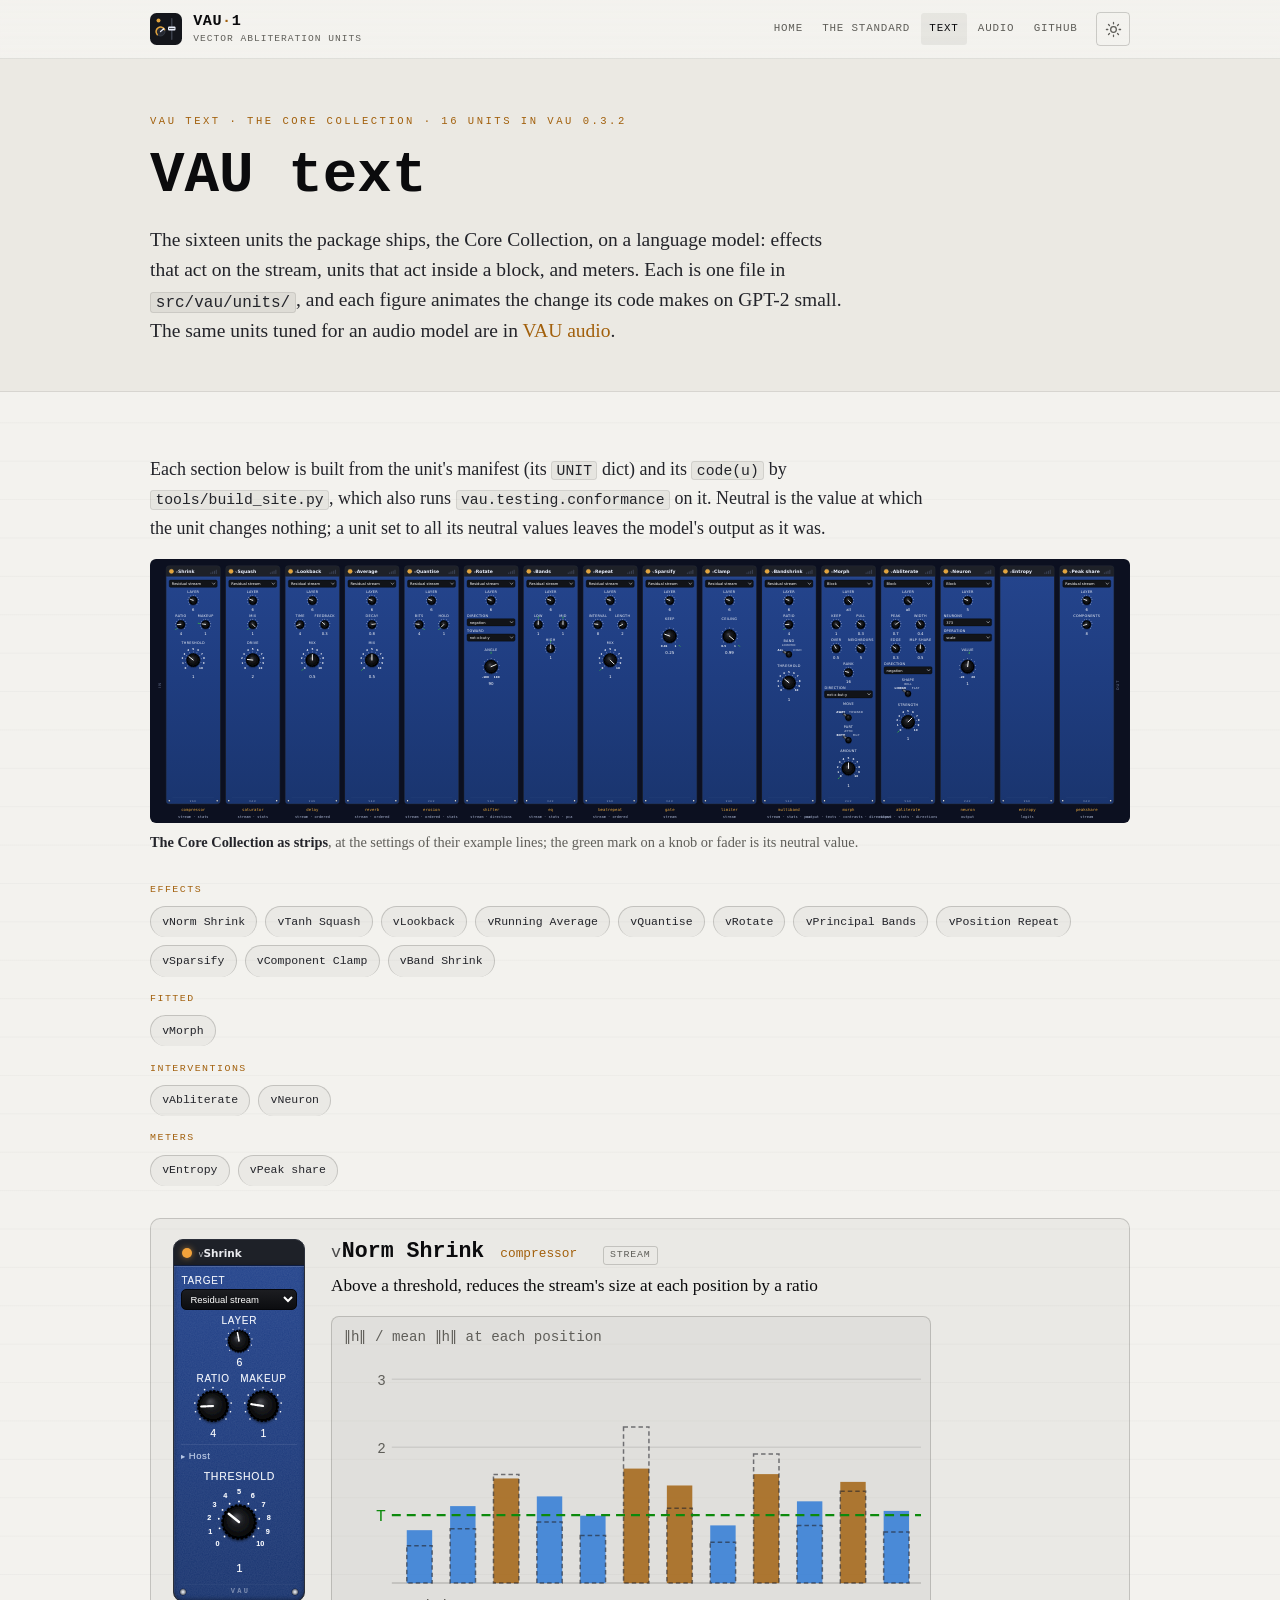
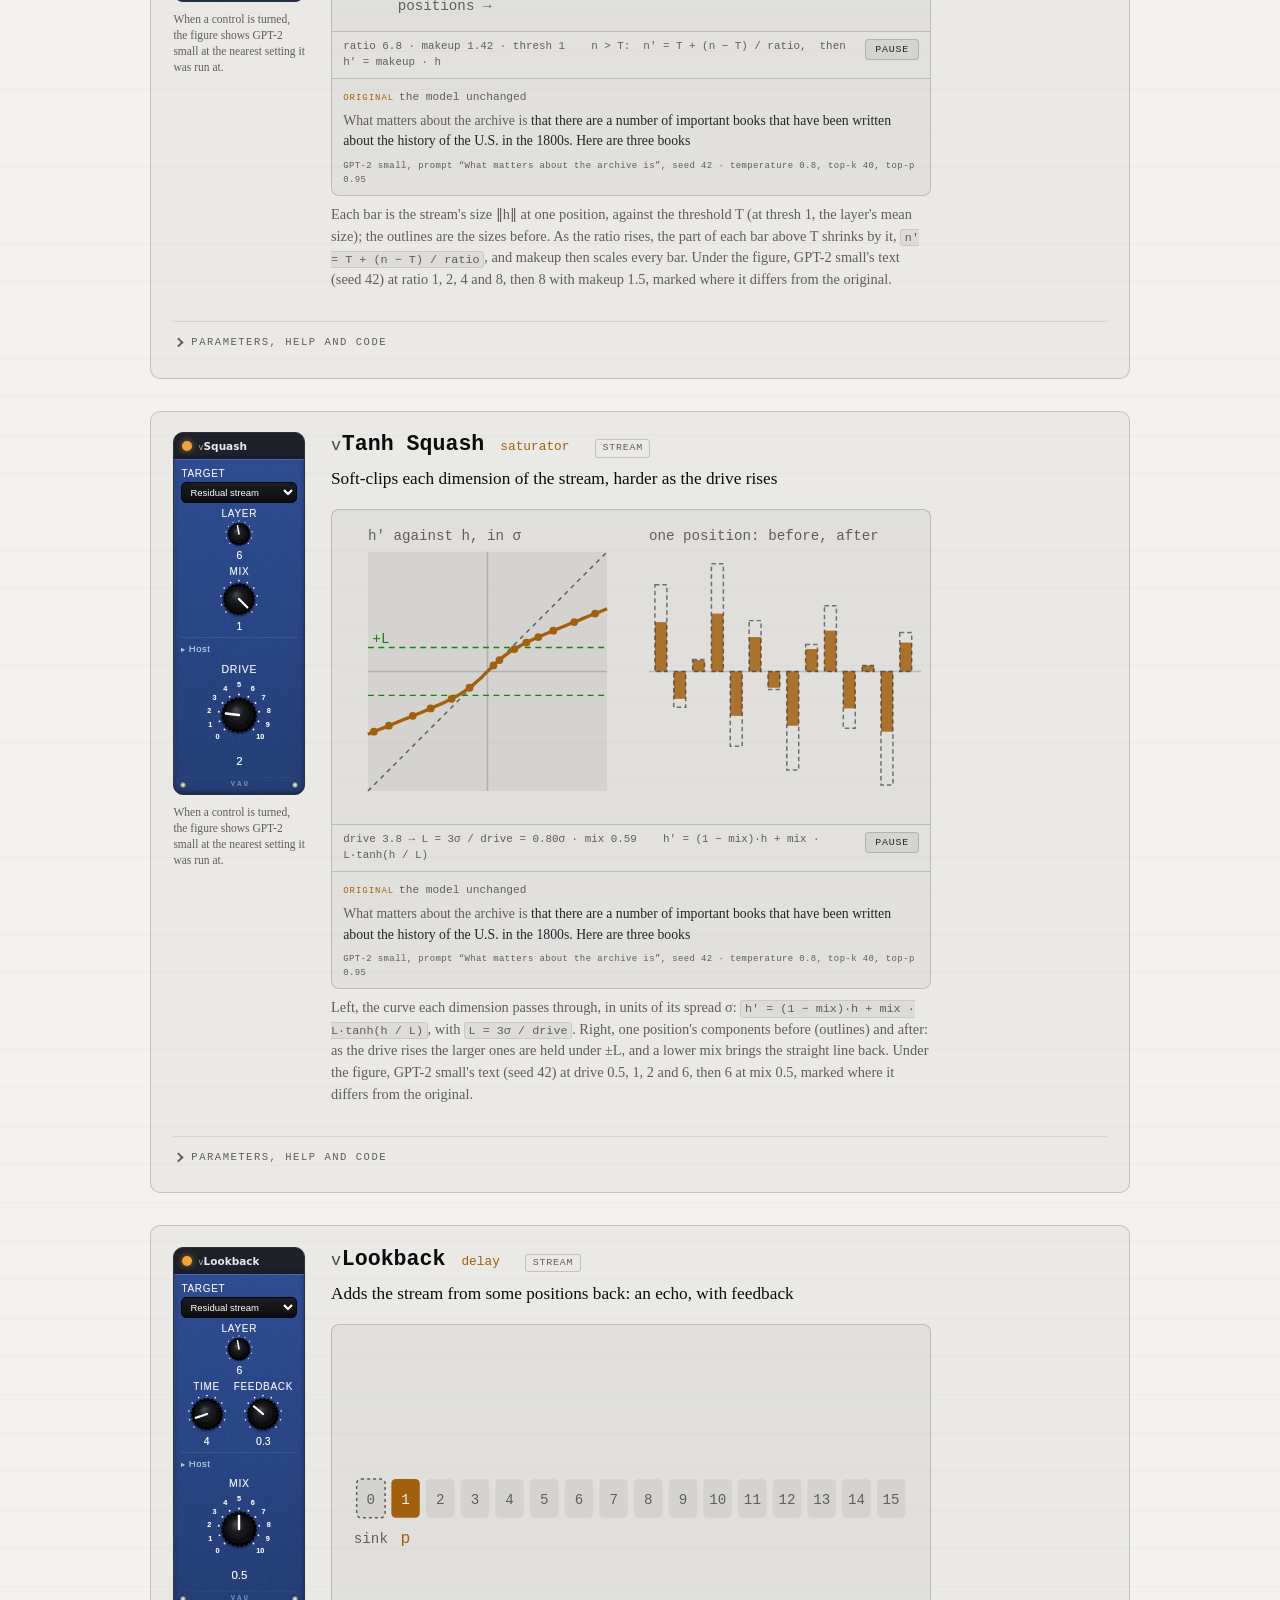
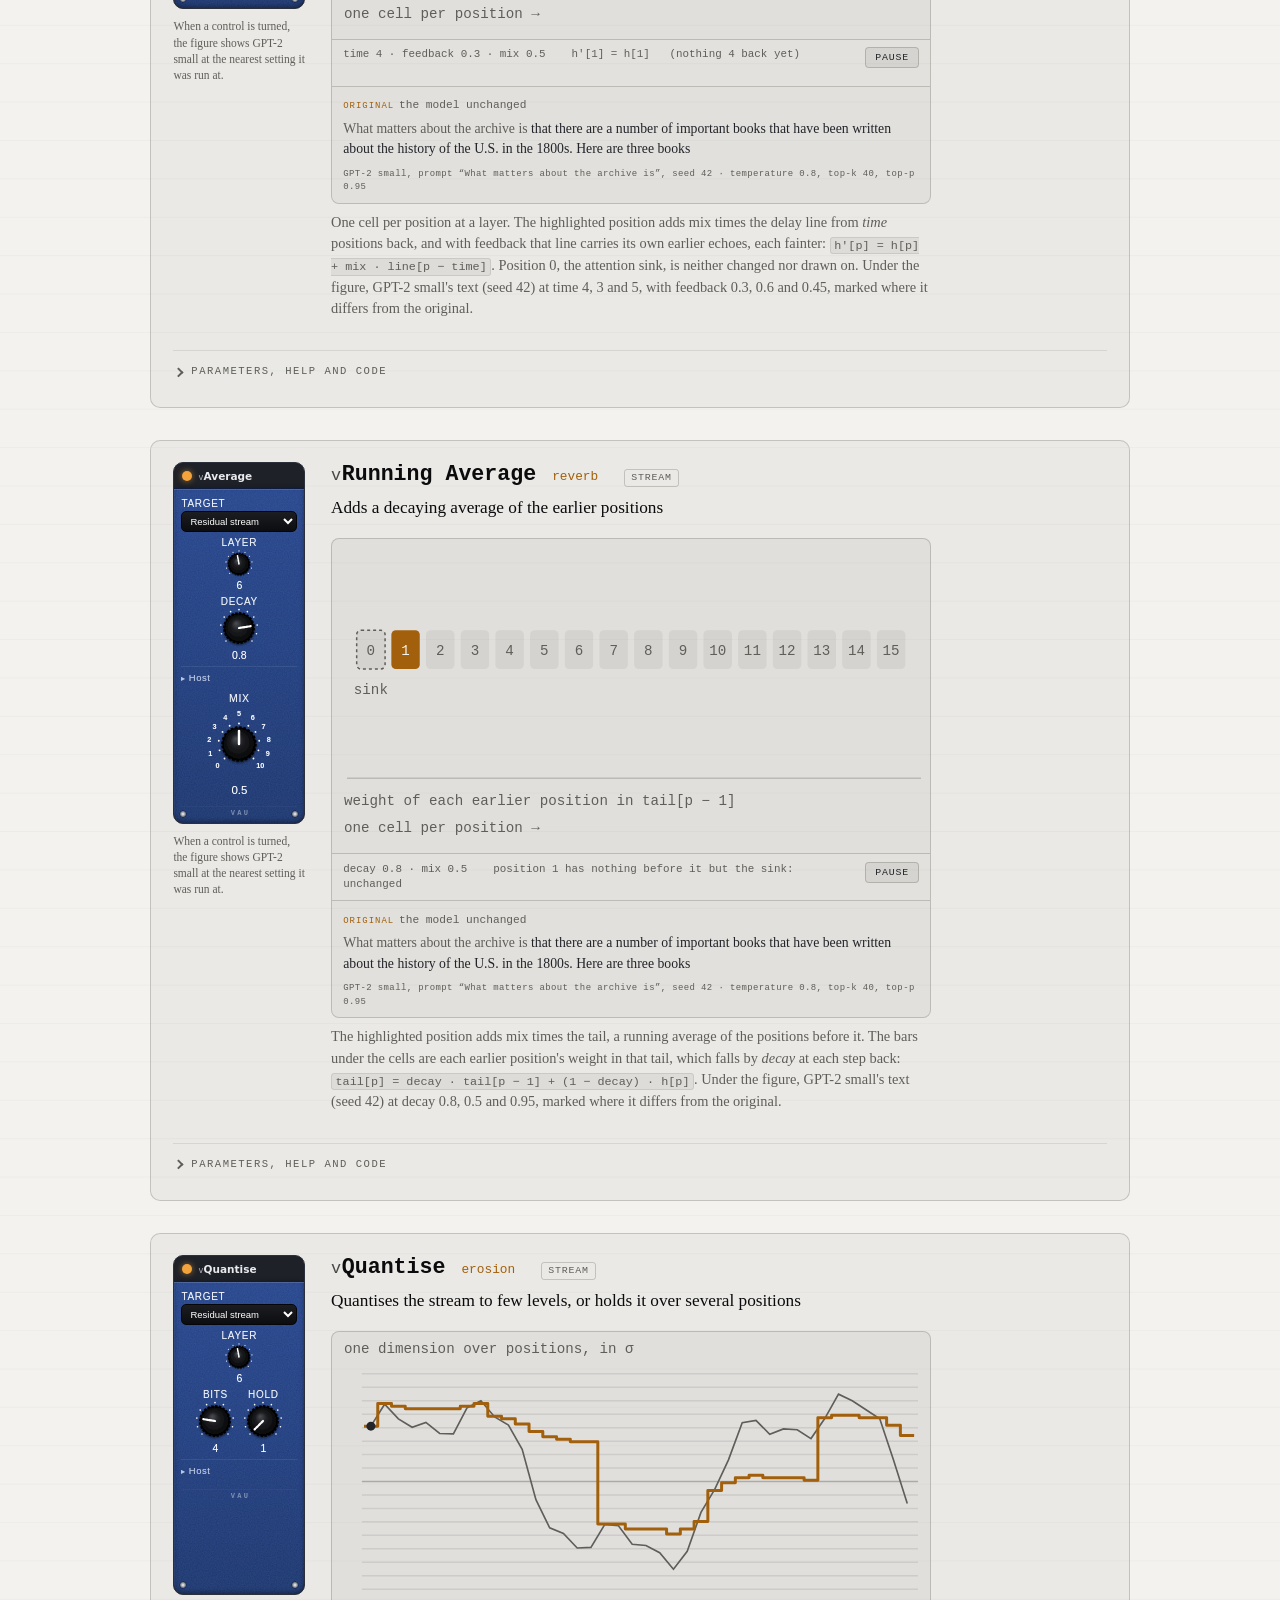
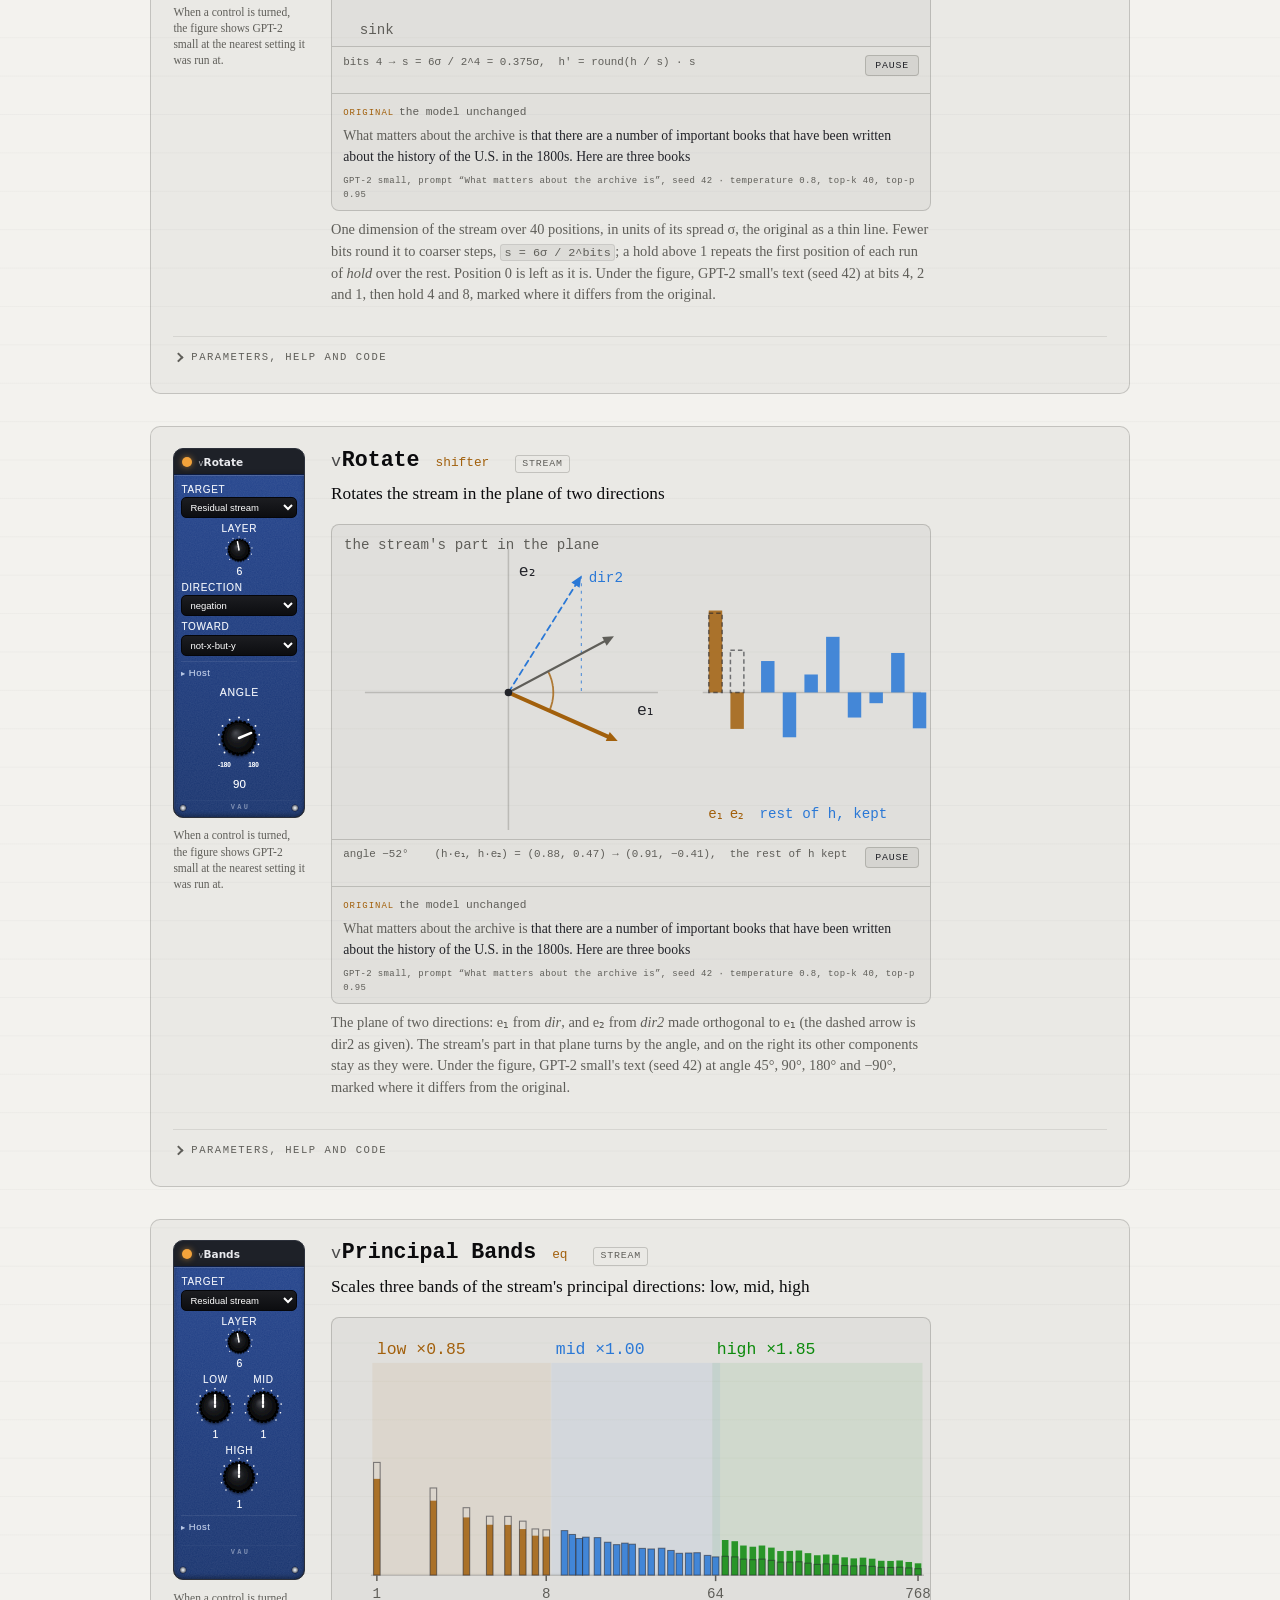
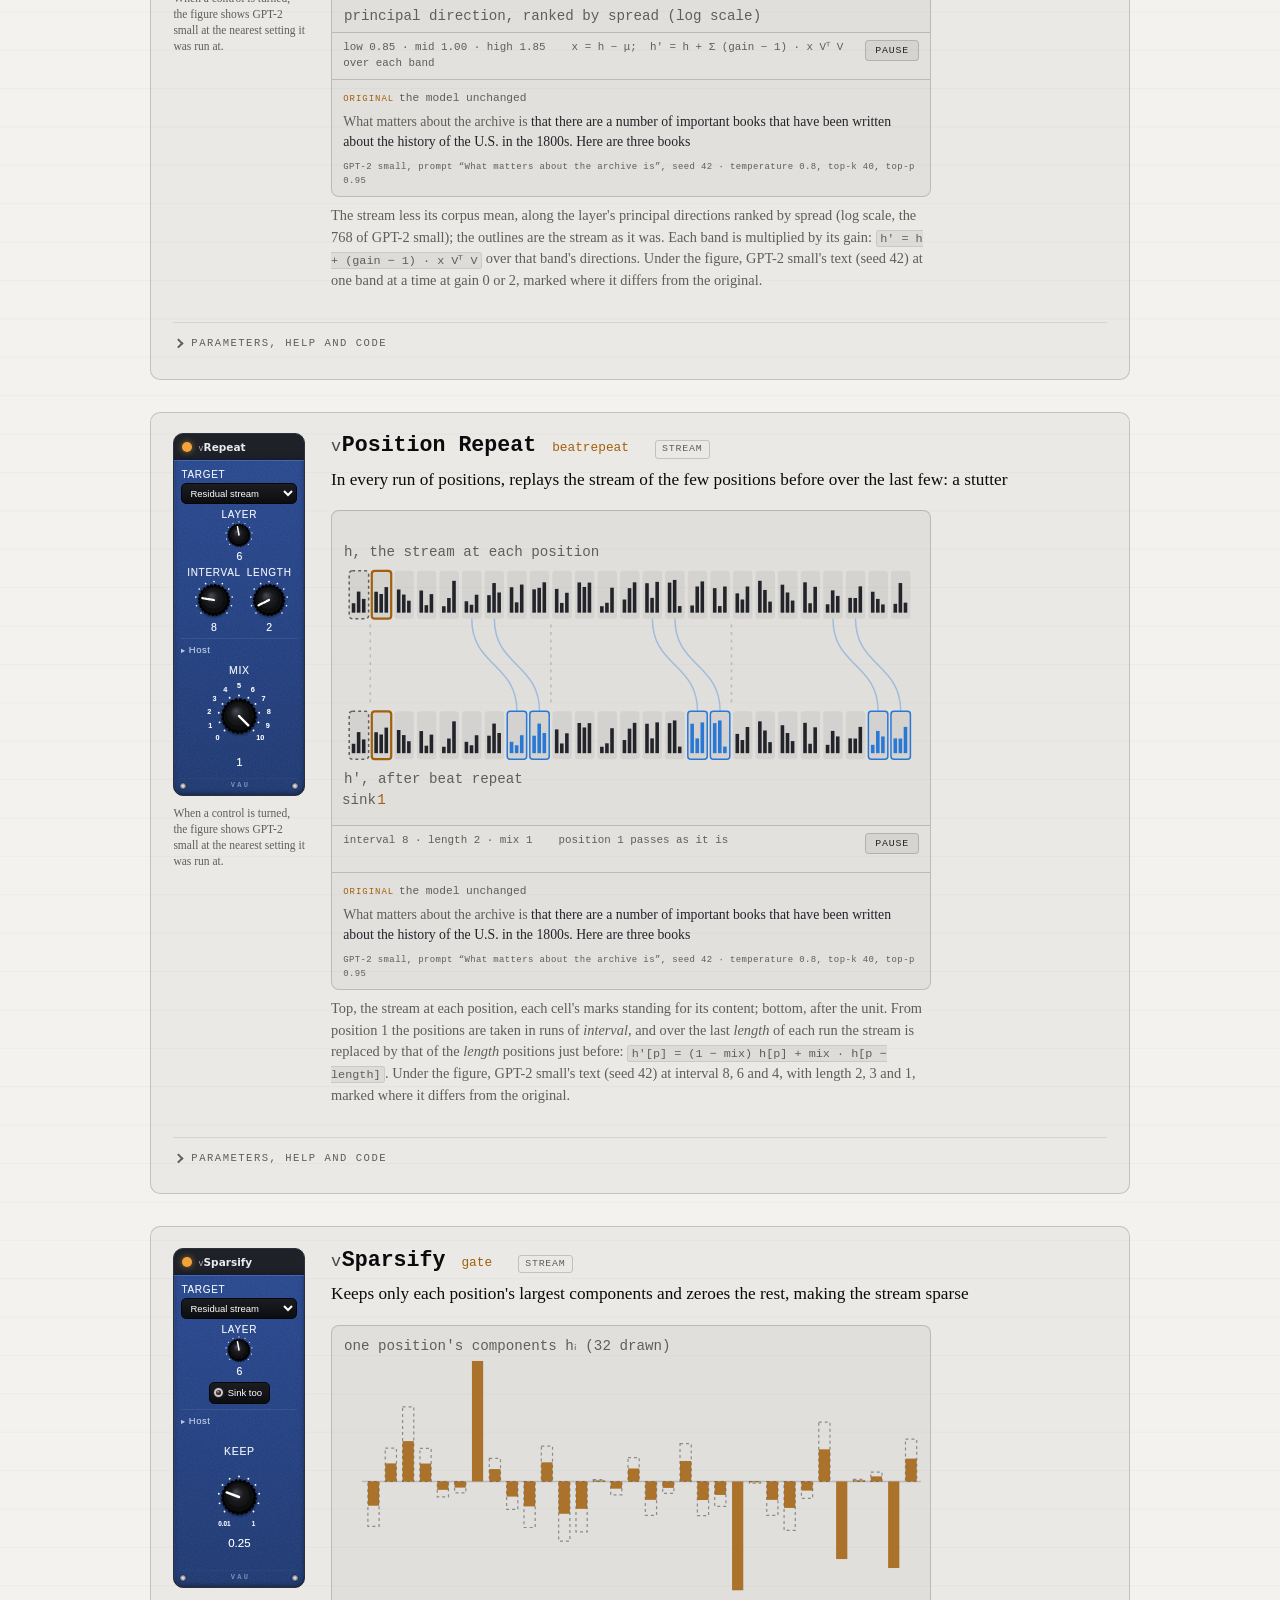
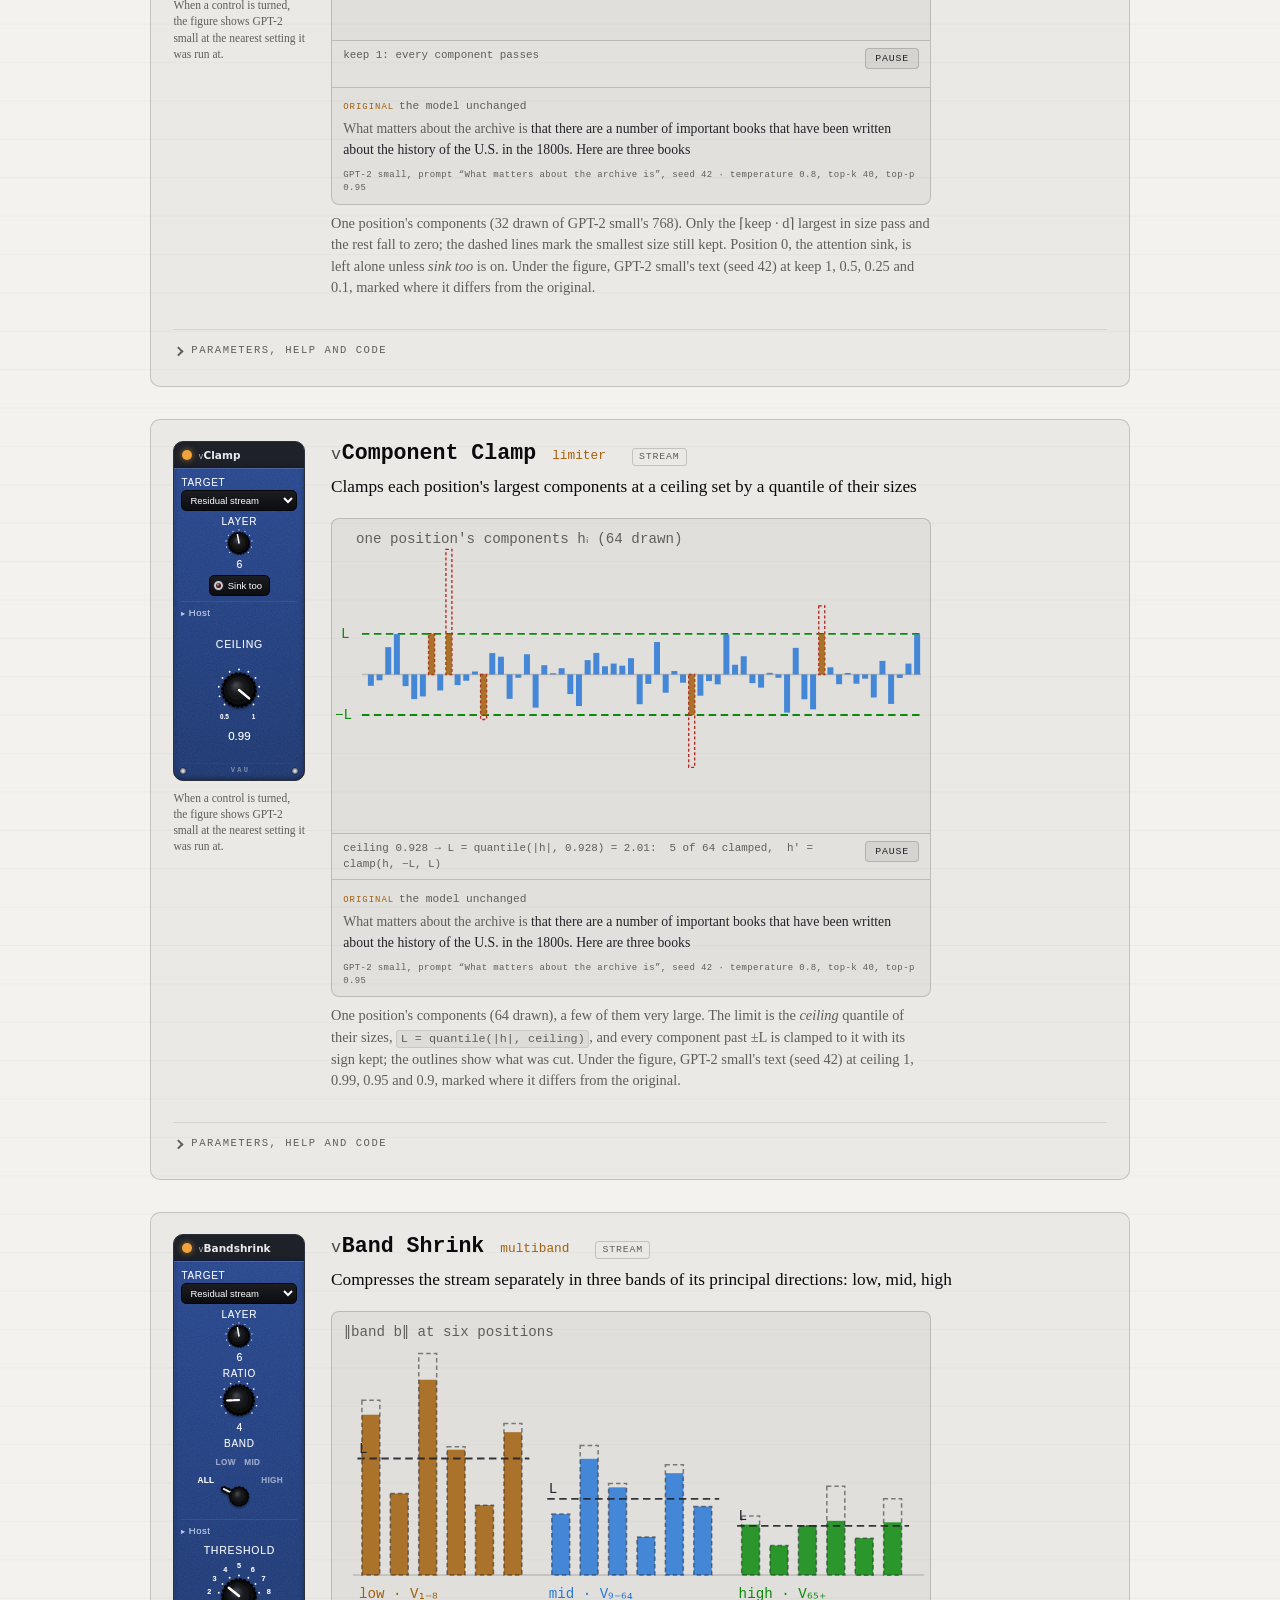
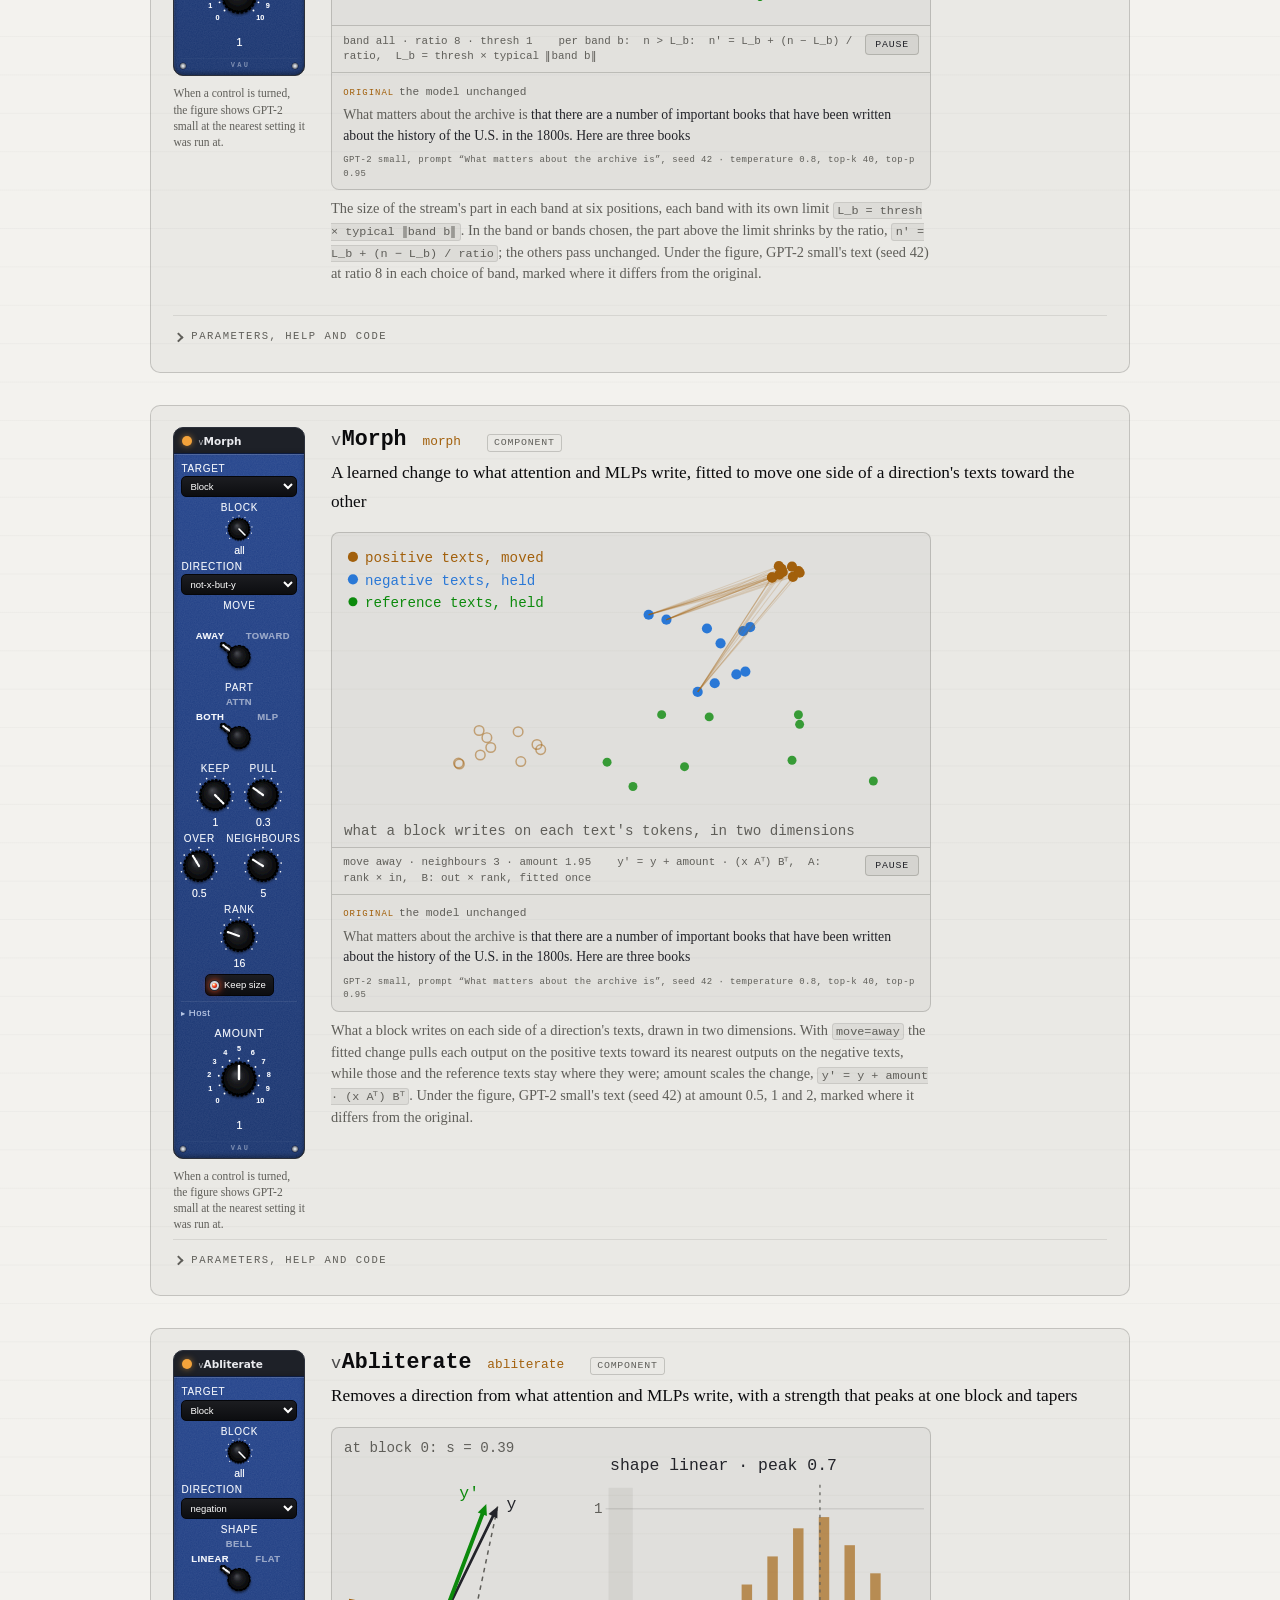
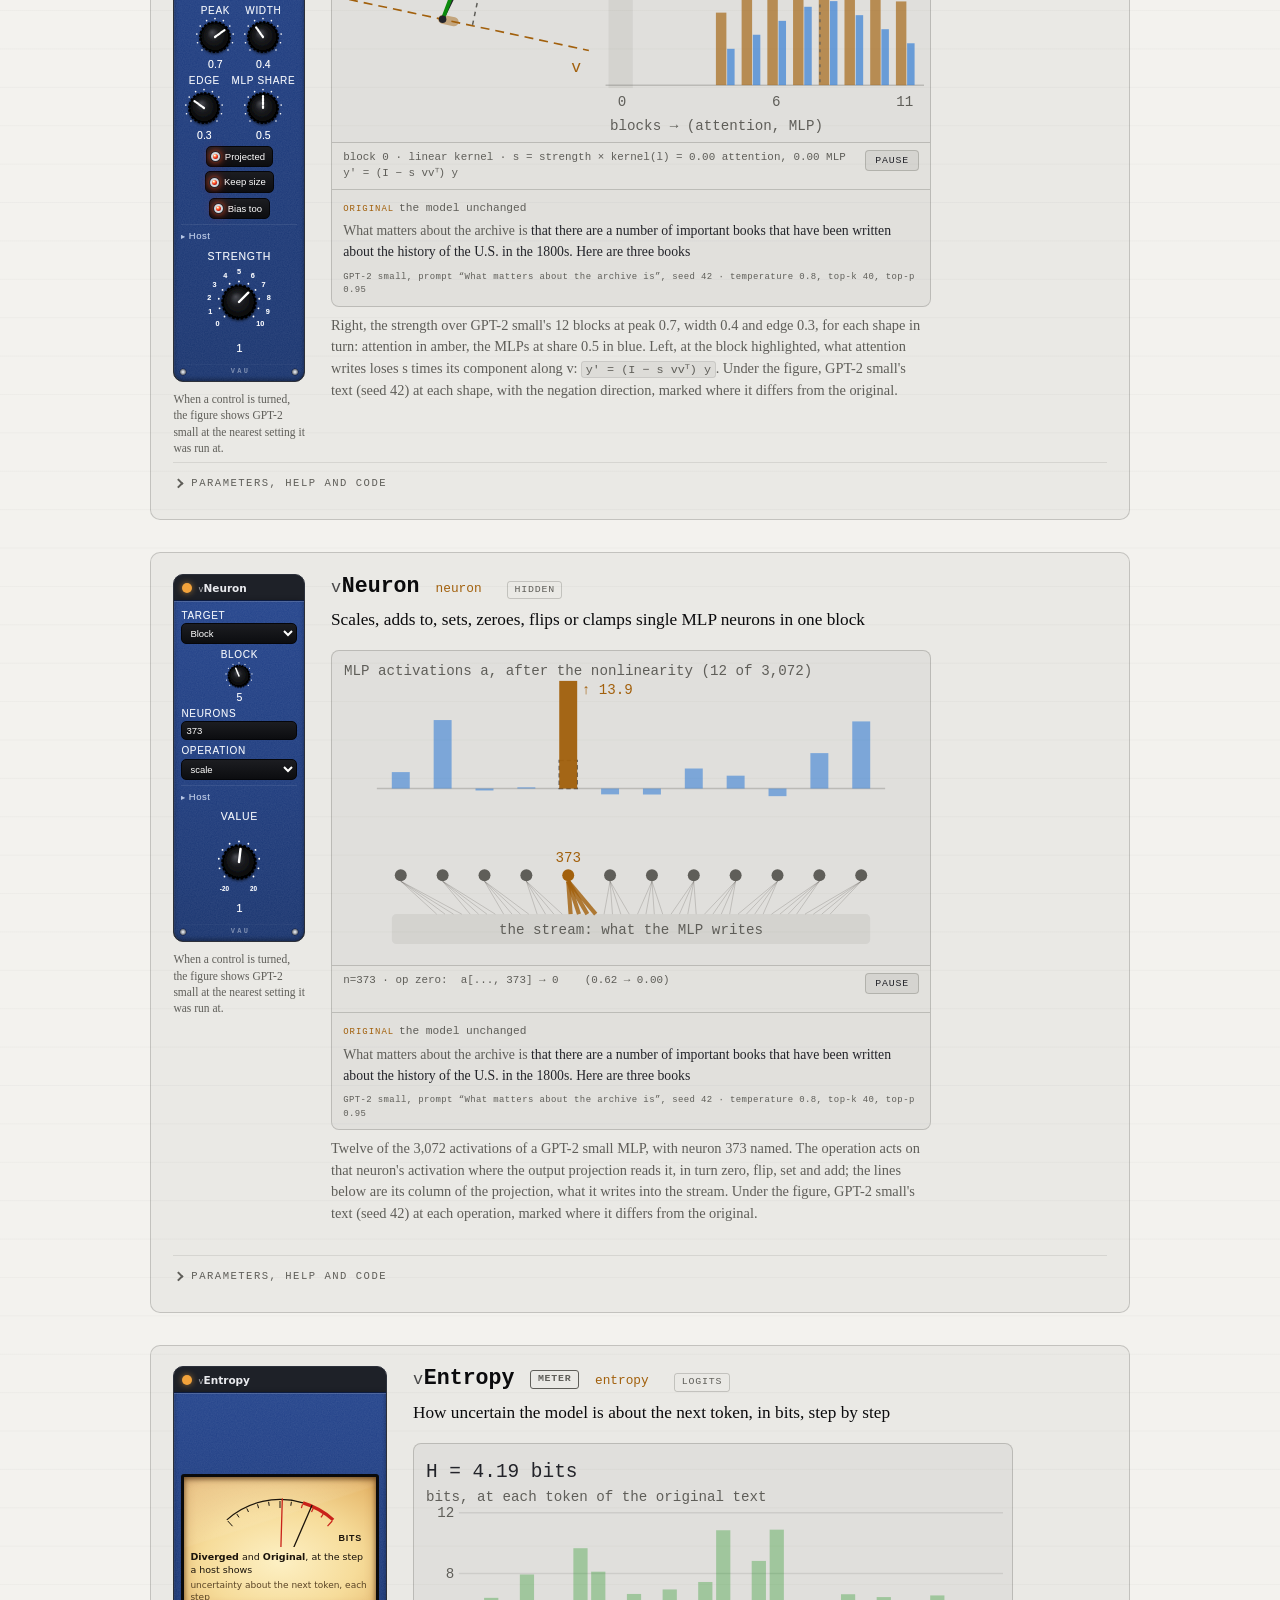
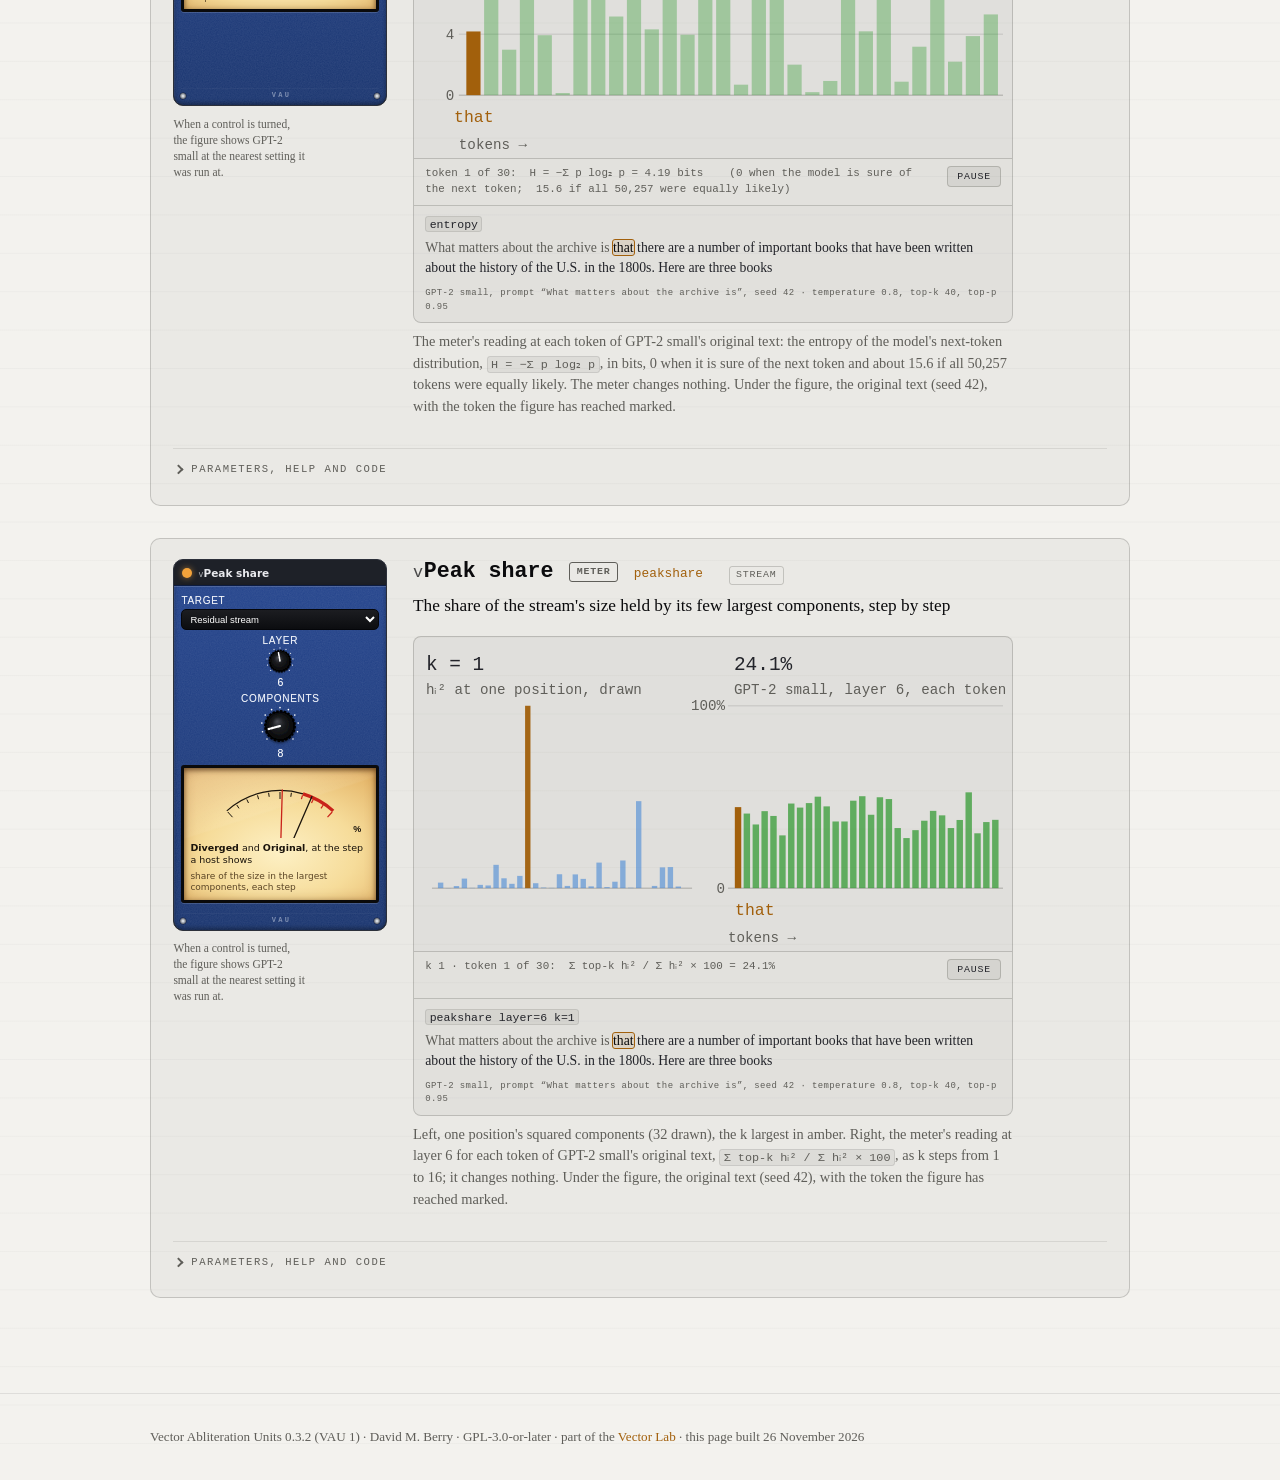
<file: docs/units.html>
<!DOCTYPE html>
<html lang="en-GB">
<head>
  <meta charset="utf-8">
  <meta name="viewport" content="width=device-width, initial-scale=1">
  <title>VAU text · Vector Abliteration Units</title>
  <meta name="description" content="The Core Collection, the sixteen Vector Abliteration Units the package ships, from their manifests: what each does, its parameters with their ranges and neutral values, and what it needs from a host.">
  <link rel="icon" href="logo.svg" type="image/svg+xml">
  <meta name="theme-color" content="#f3f2ee">
  <meta property="og:title" content="VAU text · Vector Abliteration Units">
  <meta property="og:description" content="The Core Collection, the sixteen Vector Abliteration Units the package ships, from their manifests: what each does, its parameters with their ranges and neutral values, and what it needs from a host.">
  <meta property="og:type" content="website">
  <meta property="og:url" content="https://vector-lab-tools.github.io/vector-abliteration-units/units.html">
  <script>(function(){try{var t=localStorage.getItem('vau-theme');if(t!=='dark')t='light';document.documentElement.setAttribute('data-theme',t);}catch(e){}})();</script>
  <link rel="stylesheet" href="style.css?v=de477420ce">
  <link rel="stylesheet" href="vau-explain.css?v=1e12dbfad5">
  <link rel="stylesheet" href="vau-card.css?v=61e26189cd">
  <link rel="stylesheet" href="vau-core.css?v=1304caed5c">
</head>
<body>
<!-- Generated by tools/build_site.py: edit that script, or SPEC.md and the units, not this file. -->

  <header class="site-header">
    <div class="wrap">
      <a class="brand" href="./" aria-label="Vector Abliteration Units, home">
        <img src="logo.svg" alt="">
        <span class="brand-block">
          <span class="brand-name">VAU<span class="dot">·</span>1</span>
          <span class="brand-tagline">Vector Abliteration Units</span>
        </span>
      </a>
      <div class="head-tools">
        <nav class="site-nav" aria-label="Site">
          <a href="index.html">Home</a>
          <a href="spec.html">The standard</a>
          <a href="units.html" aria-current="page">Text</a>
          <a href="audio.html">Audio</a>
          <a href="https://github.com/vector-lab-tools/vector-abliteration-units">GitHub</a>
        </nav>
        <button class="theme-toggle" type="button" aria-label="Switch between light and dark" title="Switch between light and dark">
          <svg class="icon-moon" viewBox="0 0 24 24" fill="none" stroke="currentColor" stroke-width="1.8" stroke-linecap="round" stroke-linejoin="round" aria-hidden="true"><path d="M21 12.79A9 9 0 1 1 11.21 3 7 7 0 0 0 21 12.79z"/></svg>
          <svg class="icon-sun" viewBox="0 0 24 24" fill="none" stroke="currentColor" stroke-width="1.8" stroke-linecap="round" stroke-linejoin="round" aria-hidden="true"><circle cx="12" cy="12" r="4"/><path d="M12 2v2M12 20v2M4.93 4.93l1.41 1.41M17.66 17.66l1.41 1.41M2 12h2M20 12h2M4.93 19.07l1.41-1.41M17.66 6.34l1.41-1.41"/></svg>
        </button>
      </div>
    </div>
  </header>

  <section class="hero doc-hero">
    <div class="wrap hero-inner">
      <span class="kicker">VAU text · the Core Collection · 16 units in VAU 0.3.2</span>
      <h1>VAU text</h1>
      <p class="tagline">The sixteen units the package ships, the Core Collection, on a language model: effects that act on the stream, units that act inside a block, and meters. Each is one file in <code>src/vau/units/</code>, and each figure animates the change its code makes on GPT-2 small. The same units tuned for an audio model are in <a href="audio.html">VAU audio</a>.</p>
    </div>
  </section>

  <main class="content">
    <svg width="0" height="0" style="position:absolute" aria-hidden="true"><defs><linearGradient id="vuPlate" x1="0" y1="0" x2="0" y2="1"><stop offset="0" stop-color="#24448c"/><stop offset="0.45" stop-color="#1f3d80"/><stop offset="1" stop-color="#1a356f"/></linearGradient><radialGradient id="vuKnob" cx="0.5" cy="0.5" r="0.5" fx="0.41" fy="0.35"><stop offset="0" stop-color="#46484f"/><stop offset="0.35" stop-color="#1c1d21"/><stop offset="0.8" stop-color="#0a0b0c"/><stop offset="1" stop-color="#000"/></radialGradient><linearGradient id="vuCap" x1="0" y1="0" x2="0" y2="1"><stop offset="0" stop-color="#f6f7f9"/><stop offset="0.45" stop-color="#c9cdd3"/><stop offset="0.55" stop-color="#9ca2ab"/><stop offset="1" stop-color="#e1e4e8"/></linearGradient><radialGradient id="vuScrew" fx="0.4" fy="0.35"><stop offset="0" stop-color="#f4f6f8"/><stop offset="0.45" stop-color="#b9bec6"/><stop offset="1" stop-color="#5d626a"/></radialGradient><filter id="vuSoft" x="-20%" y="-20%" width="140%" height="140%"><feGaussianBlur stdDeviation="0.25"/></filter><filter id="vuShadow" x="-30%" y="-30%" width="160%" height="170%"><feDropShadow dx="0" dy="1.4" stdDeviation="1.1" flood-color="#000" flood-opacity="0.6"/></filter></defs></svg>
    <div class="wrap">
      <p>Each section below is built from the unit's manifest (its <code>UNIT</code> dict) and its <code>code(u)</code> by <code>tools/build_site.py</code>, which also runs <code>vau.testing.conformance</code> on it. Neutral is the value at which the unit changes nothing; a unit set to all its neutral values leaves the model's output as it was.</p>
      <figure class="diagram">
        <a href="img/units.svg"><img src="img/units.svg" width="2698" height="726" alt="The sixteen units of the Core Collection drawn as strips on a desk, at their example settings: each with the top line a host draws, and its card in the look of the collection, with its knobs, its fader where it has one, and below it what it needs from a host."></a>
        <figcaption><b>The Core Collection as strips</b>, at the settings of their example lines; the green mark on a knob or fader is its neutral value.</figcaption>
      </figure>
      <nav class="unit-index" aria-label="Units">
        <span class="ui-cat">Effects</span>
        <a href="#compressor">vNorm Shrink</a>
        <a href="#saturator">vTanh Squash</a>
        <a href="#delay">vLookback</a>
        <a href="#reverb">vRunning Average</a>
        <a href="#erosion">vQuantise</a>
        <a href="#shifter">vRotate</a>
        <a href="#eq">vPrincipal Bands</a>
        <a href="#beatrepeat">vPosition Repeat</a>
        <a href="#gate">vSparsify</a>
        <a href="#limiter">vComponent Clamp</a>
        <a href="#multiband">vBand Shrink</a>
        <span class="ui-cat">Fitted</span>
        <a href="#morph">vMorph</a>
        <span class="ui-cat">Interventions</span>
        <a href="#abliterate">vAbliterate</a>
        <a href="#neuron">vNeuron</a>
        <span class="ui-cat">Meters</span>
        <a href="#entropy">vEntropy</a>
        <a href="#peakshare">vPeak share</a>
      </nav>
      <article class="unit reveal" id="compressor">
        <div class="unit-top">
          <figure class="uc"><div class="uc-strip"><div class="uc-top"><span class="uc-led"></span><b><i class="vpre">v</i>Shrink</b></div><div class="uc-card" data-vau-card="compressor" data-values="{&quot;ratio&quot;: &quot;4&quot;, &quot;makeup&quot;: &quot;1&quot;, &quot;thresh&quot;: &quot;1&quot;, &quot;_target&quot;: [&quot;layer&quot;, &quot;6&quot;]}"></div></div><p class="uc-hint">When a control is turned, the figure shows GPT-2 small at the nearest setting it was run at.</p></figure>
          <div class="unit-main">
            <div class="unit-head"><h2><span class="vpre">v</span>Norm Shrink</h2><span class="id">compressor</span><span class="space-tag" title="What it transforms (its space, SPEC section 4)">stream</span></div>
            <p class="what">Above a threshold, reduces the stream&#x27;s size at each position by a ratio</p>
            <div class="vx-slot" data-vau-explain="compressor" data-title="vNorm Shrink"></div>
          </div>
        </div>
        <details class="unit-more">
        <summary>Parameters, help and code</summary>
        <dl class="facts">
          <dt>Example</dt><dd><code>compressor layer=6 thresh=1 ratio=4</code></dd>
          
          <dt>Needs</dt><dd><span class="chip" title="a sequence of vectors through the stack, one per position (an LLM&#x27;s residual stream)">stream</span><span class="chip" title="each layer&#x27;s mean, per-dimension spread and mean size over a reference set">stats</span></dd>
          <dt>Kind</dt><dd>category <code>effect</code>, level <code>model</code>, site <code>stream</code>, space <code>stream</code>, axis <code>any</code>, targets <code>layer</code></dd>
          <dt>Functions</dt><dd><code>edit</code>, <code>code</code></dd>
          <dt>File</dt><dd><a href="https://github.com/vector-lab-tools/vector-abliteration-units/blob/main/src/vau/units/compressor.py"><code>src/vau/units/compressor.py</code></a>, version 1.0, David M. Berry, GPL-3.0-or-later</dd>
          <dt>Conformance</dt><dd>passes <code>vau.testing.conformance</code></dd>
        </dl>
        <h3>Parameters</h3>
        <div class="table-wrap"><table>
          <thead><tr><th>Key</th><th>Label</th><th>Kind</th><th>Range</th><th>Default</th><th>Step</th><th>Neutral</th><th>Tip</th></tr></thead>
          <tbody>
            <tr><td><code>ratio</code></td><td>Ratio</td><td>knob</td><td>1 to 20</td><td>4</td><td>0.5</td><td>1</td><td class="tip"><code>n &gt; T:  n&#x27; = T + (n − T) / ratio,  n = ‖h‖ at a position</code></td></tr><tr><td><code>makeup</code></td><td>Makeup</td><td>knob</td><td>0.25 to 4</td><td>1</td><td></td><td>1</td><td class="tip"><code>h&#x27; = makeup · h, after the compression</code></td></tr><tr class="fader-row"><td><code>thresh</code></td><td>Threshold</td><td>fader</td><td>0.1 to 3</td><td>1</td><td>0.05</td><td></td><td class="tip"><code>T = thresh × mean ‖h‖ at this layer over the corpus</code></td></tr>
          </tbody>
        </table></div>
        <h3>Help</h3>
        <p class="help">Where the stream at a position is larger than the threshold (a multiple of its typical size at that layer), each unit over is reduced to 1/ratio of a unit; then everything is multiplied by makeup. Ratio 1 is neutral; 20 is close to a limiter.</p>
        
        <h3>What runs, for the example line</h3>
<div class="term"><div class="label"><span class="raw">compressor layer=6 thresh=1 ratio=4</span><span>code(u)</span></div><pre><code>compressor_edit(1 * typical_size[layer], ratio=4, makeup=1)
<span class="c"># typical_size is the stream&#x27;s mean size at that layer over the reference set, model unchanged</span></code></pre></div>
<div class="term"><div class="label"><span class="raw">compressor.py</span><span>The function it uses</span></div><pre><code>def compressor_edit(threshold: float, ratio: float, makeup: float):
    &quot;&quot;&quot;Above `threshold` (a size), the stream&#x27;s size at a position is reduced: every unit over
    the threshold becomes 1/ratio of a unit. Then everything is multiplied by `makeup`.&quot;&quot;&quot;
    def edit(h, pos):
        x = h.float()
        n = x.norm(dim=-1, keepdim=True).clamp_min(1e-9)
        target = torch.where(n &gt; threshold, threshold + (n - threshold) / ratio, n)
        return (x * (target / n) * makeup).to(h.dtype)
    return edit</code></pre></div>
        </details>
      </article>
      <article class="unit reveal" id="saturator">
        <div class="unit-top">
          <figure class="uc"><div class="uc-strip"><div class="uc-top"><span class="uc-led"></span><b><i class="vpre">v</i>Squash</b></div><div class="uc-card" data-vau-card="saturator" data-values="{&quot;mix&quot;: &quot;1&quot;, &quot;drive&quot;: &quot;2&quot;, &quot;_target&quot;: [&quot;layer&quot;, &quot;6&quot;]}"></div></div><p class="uc-hint">When a control is turned, the figure shows GPT-2 small at the nearest setting it was run at.</p></figure>
          <div class="unit-main">
            <div class="unit-head"><h2><span class="vpre">v</span>Tanh Squash</h2><span class="id">saturator</span><span class="space-tag" title="What it transforms (its space, SPEC section 4)">stream</span></div>
            <p class="what">Soft-clips each dimension of the stream, harder as the drive rises</p>
            <div class="vx-slot" data-vau-explain="saturator" data-title="vTanh Squash"></div>
          </div>
        </div>
        <details class="unit-more">
        <summary>Parameters, help and code</summary>
        <dl class="facts">
          <dt>Example</dt><dd><code>saturator layer=6 drive=2</code></dd>
          
          <dt>Needs</dt><dd><span class="chip" title="a sequence of vectors through the stack, one per position (an LLM&#x27;s residual stream)">stream</span><span class="chip" title="each layer&#x27;s mean, per-dimension spread and mean size over a reference set">stats</span></dd>
          <dt>Kind</dt><dd>category <code>effect</code>, level <code>model</code>, site <code>stream</code>, space <code>stream</code>, axis <code>any</code>, targets <code>layer</code></dd>
          <dt>Functions</dt><dd><code>edit</code>, <code>code</code></dd>
          <dt>File</dt><dd><a href="https://github.com/vector-lab-tools/vector-abliteration-units/blob/main/src/vau/units/saturator.py"><code>src/vau/units/saturator.py</code></a>, version 1.0, David M. Berry, GPL-3.0-or-later</dd>
          <dt>Conformance</dt><dd>passes <code>vau.testing.conformance</code></dd>
        </dl>
        <h3>Parameters</h3>
        <div class="table-wrap"><table>
          <thead><tr><th>Key</th><th>Label</th><th>Kind</th><th>Range</th><th>Default</th><th>Step</th><th>Neutral</th><th>Tip</th></tr></thead>
          <tbody>
            <tr><td><code>mix</code></td><td>Mix</td><td>knob</td><td>0 to 1</td><td>1</td><td></td><td>0</td><td class="tip"><code>h&#x27; = (1 − mix)·h + mix · L·tanh(h / L)</code></td></tr><tr class="fader-row"><td><code>drive</code></td><td>Drive</td><td>fader</td><td>0.1 to 10</td><td>1</td><td>0.1</td><td></td><td class="tip"><code>L = 3σ / drive,  σ = each dimension&#x27;s spread over the corpus</code></td></tr>
          </tbody>
        </table></div>
        <h3>Help</h3>
        <p class="help">Each dimension soft-clipped with tanh at three times its typical spread divided by the drive. Mix 0 is neutral.<p>It acts on each coordinate of the stream separately, so what it does depends on the coordinates the stream happens to be written in. These mean less than an MLP's neurons do, since the MLP's nonlinearity singles its neurons out and nothing does the same for the stream's coordinates, except in part the model's norms (a learned scale for each coordinate gives them some meaning of their own).</p></p>
        
        <h3>What runs, for the example line</h3>
<div class="term"><div class="label"><span class="raw">saturator layer=6 drive=2</span><span>code(u)</span></div><pre><code>saturator_edit(3 * spread[layer] / 2, mix=1)
<span class="c"># spread is each dimension&#x27;s standard deviation at that layer over the reference set, model unchanged</span></code></pre></div>
<div class="term"><div class="label"><span class="raw">saturator.py</span><span>The function it uses</span></div><pre><code>def saturator_edit(level: torch.Tensor, mix: float):
    &quot;&quot;&quot;Each dimension soft-clipped at its own `level` (level * tanh(x / level)), mixed with the
    dry stream by `mix`.&quot;&quot;&quot;
    def edit(h, pos):
        x = h.float()
        wet = level * torch.tanh(x / level)
        return ((1 - mix) * x + mix * wet).to(h.dtype)
    return edit</code></pre></div>
        </details>
      </article>
      <article class="unit reveal" id="delay">
        <div class="unit-top">
          <figure class="uc"><div class="uc-strip"><div class="uc-top"><span class="uc-led"></span><b><i class="vpre">v</i>Lookback</b></div><div class="uc-card" data-vau-card="delay" data-values="{&quot;time&quot;: &quot;4&quot;, &quot;feedback&quot;: &quot;0.3&quot;, &quot;mix&quot;: &quot;0.5&quot;, &quot;_target&quot;: [&quot;layer&quot;, &quot;6&quot;]}"></div></div><p class="uc-hint">When a control is turned, the figure shows GPT-2 small at the nearest setting it was run at.</p></figure>
          <div class="unit-main">
            <div class="unit-head"><h2><span class="vpre">v</span>Lookback</h2><span class="id">delay</span><span class="space-tag" title="What it transforms (its space, SPEC section 4)">stream</span></div>
            <p class="what">Adds the stream from some positions back: an echo, with feedback</p>
            <div class="vx-slot" data-vau-explain="delay" data-title="vLookback"></div>
          </div>
        </div>
        <details class="unit-more">
        <summary>Parameters, help and code</summary>
        <dl class="facts">
          <dt>Example</dt><dd><code>delay layer=6 time=4 feedback=0.3 mix=0.5</code></dd>
          
          <dt>Needs</dt><dd><span class="chip" title="a sequence of vectors through the stack, one per position (an LLM&#x27;s residual stream)">stream</span><span class="chip" title="positions in order, so that a position can draw on earlier ones">ordered</span></dd>
          <dt>Kind</dt><dd>category <code>effect</code>, level <code>model</code>, site <code>stream</code>, space <code>stream</code>, axis <code>ordered</code>, targets <code>layer</code></dd>
          <dt>Functions</dt><dd><code>edit</code>, <code>code</code></dd>
          <dt>File</dt><dd><a href="https://github.com/vector-lab-tools/vector-abliteration-units/blob/main/src/vau/units/delay.py"><code>src/vau/units/delay.py</code></a>, version 1.0, David M. Berry, GPL-3.0-or-later</dd>
          <dt>Conformance</dt><dd>passes <code>vau.testing.conformance</code></dd>
        </dl>
        <h3>Parameters</h3>
        <div class="table-wrap"><table>
          <thead><tr><th>Key</th><th>Label</th><th>Kind</th><th>Range</th><th>Default</th><th>Step</th><th>Neutral</th><th>Tip</th></tr></thead>
          <tbody>
            <tr><td><code>time</code></td><td>Time</td><td>int</td><td>1 to 32</td><td>4</td><td></td><td></td><td class="tip"><code>the echo of position p is read from p − time  (in tokens)</code></td></tr><tr><td><code>feedback</code></td><td>Feedback</td><td>knob</td><td>0 to 0.95</td><td>0.3</td><td></td><td></td><td class="tip"><code>line[p] = h[p] + feedback · line[p − time]</code></td></tr><tr class="fader-row"><td><code>mix</code></td><td>Mix</td><td>fader</td><td>0 to 1</td><td>0.5</td><td>0.01</td><td>0</td><td class="tip"><code>h&#x27;[p] = h[p] + mix · line[p − time]</code></td></tr>
          </tbody>
        </table></div>
        <h3>Help</h3>
        <p class="help">Adds the stream from <i>time</i> positions back (tokens, in a language model); with feedback the echo carries its own earlier echoes, fading. Where the model has an attention sink at the first position (most language models), that position is neither changed nor drawn on. Mix 0 is neutral.</p>
        
        <h3>What runs, for the example line</h3>
<div class="term"><div class="label"><span class="raw">delay layer=6 time=4 feedback=0.3 mix=0.5</span><span>code(u)</span></div><pre><code>delay_edit(time=4, feedback=0.3, mix=0.5, line={})</code></pre></div>
<div class="term"><div class="label"><span class="raw">delay.py</span><span>The function it uses</span></div><pre><code>def delay_edit(time: int, feedback: float, mix: float, line: Dict[int, torch.Tensor], first: int = 1):
    &quot;&quot;&quot;Adds `mix` times the delay line `time` tokens back. The line at a position is the stream
    there plus `feedback` times the line `time` tokens before it, so echoes repeat and fade.
    `first` is the first position bent: 1 where position 0 is an attention sink, else 0. The line
    keeps only the last `time` positions, all it ever reads again.&quot;&quot;&quot;
    def edit(h, pos):
        x = h.float()
        out = x.clone()
        for j, p in enumerate(pos.tolist()):
            src = line.get(p - time) if p - time &gt;= first else None
            if p &gt;= first:
                line[p] = (x[0, j] + feedback * src) if src is not None else x[0, j].clone()
            if src is not None:
                out[0, j] = x[0, j] + mix * src
            line.pop(p - time, None)
        return out.to(h.dtype)
    return edit</code></pre></div>
        </details>
      </article>
      <article class="unit reveal" id="reverb">
        <div class="unit-top">
          <figure class="uc"><div class="uc-strip"><div class="uc-top"><span class="uc-led"></span><b><i class="vpre">v</i>Average</b></div><div class="uc-card" data-vau-card="reverb" data-values="{&quot;decay&quot;: &quot;0.8&quot;, &quot;mix&quot;: &quot;0.5&quot;, &quot;_target&quot;: [&quot;layer&quot;, &quot;6&quot;]}"></div></div><p class="uc-hint">When a control is turned, the figure shows GPT-2 small at the nearest setting it was run at.</p></figure>
          <div class="unit-main">
            <div class="unit-head"><h2><span class="vpre">v</span>Running Average</h2><span class="id">reverb</span><span class="space-tag" title="What it transforms (its space, SPEC section 4)">stream</span></div>
            <p class="what">Adds a decaying average of the earlier positions</p>
            <div class="vx-slot" data-vau-explain="reverb" data-title="vRunning Average"></div>
          </div>
        </div>
        <details class="unit-more">
        <summary>Parameters, help and code</summary>
        <dl class="facts">
          <dt>Example</dt><dd><code>reverb layer=6 decay=0.8 mix=0.5</code></dd>
          
          <dt>Needs</dt><dd><span class="chip" title="a sequence of vectors through the stack, one per position (an LLM&#x27;s residual stream)">stream</span><span class="chip" title="positions in order, so that a position can draw on earlier ones">ordered</span></dd>
          <dt>Kind</dt><dd>category <code>effect</code>, level <code>model</code>, site <code>stream</code>, space <code>stream</code>, axis <code>ordered</code>, targets <code>layer</code></dd>
          <dt>Functions</dt><dd><code>edit</code>, <code>code</code></dd>
          <dt>File</dt><dd><a href="https://github.com/vector-lab-tools/vector-abliteration-units/blob/main/src/vau/units/reverb.py"><code>src/vau/units/reverb.py</code></a>, version 1.0, David M. Berry, GPL-3.0-or-later</dd>
          <dt>Conformance</dt><dd>passes <code>vau.testing.conformance</code></dd>
        </dl>
        <h3>Parameters</h3>
        <div class="table-wrap"><table>
          <thead><tr><th>Key</th><th>Label</th><th>Kind</th><th>Range</th><th>Default</th><th>Step</th><th>Neutral</th><th>Tip</th></tr></thead>
          <tbody>
            <tr><td><code>decay</code></td><td>Decay</td><td>knob</td><td>0 to 0.999</td><td>0.8</td><td></td><td></td><td class="tip"><code>tail[p] = decay · tail[p − 1] + (1 − decay) · h[p]</code></td></tr><tr class="fader-row"><td><code>mix</code></td><td>Mix</td><td>fader</td><td>0 to 1</td><td>0.5</td><td>0.01</td><td>0</td><td class="tip"><code>h&#x27;[p] = h[p] + mix · tail[p − 1]</code></td></tr>
          </tbody>
        </table></div>
        <h3>Help</h3>
        <p class="help">Adds a running average of the earlier positions, each step keeping <i>decay</i> of the last average. Where the model has an attention sink at the first position, that position is neither changed nor drawn on. Mix 0 is neutral.</p>
        
        <h3>What runs, for the example line</h3>
<div class="term"><div class="label"><span class="raw">reverb layer=6 decay=0.8 mix=0.5</span><span>code(u)</span></div><pre><code>reverb_edit(decay=0.8, mix=0.5, tail={})</code></pre></div>
<div class="term"><div class="label"><span class="raw">reverb.py</span><span>The function it uses</span></div><pre><code>def reverb_edit(decay: float, mix: float, tail: Dict[int, torch.Tensor], first: int = 1):
    &quot;&quot;&quot;Adds `mix` times a decaying average of the earlier positions (the tail): the tail at a
    position is `decay` times the tail before it plus (1 - decay) times the stream there.
    `first` is the first position bent (1 where position 0 is an attention sink, else 0); only
    the last position&#x27;s tail is kept.&quot;&quot;&quot;
    def edit(h, pos):
        x = h.float()
        out = x.clone()
        for j, p in enumerate(pos.tolist()):
            prev = tail.get(p - 1) if p - 1 &gt;= first else None
            if p &gt;= first:
                tail[p] = (decay * prev + (1 - decay) * x[0, j]) if prev is not None else x[0, j].clone()
            if prev is not None:
                out[0, j] = x[0, j] + mix * prev
            tail.pop(p - 1, None)
        return out.to(h.dtype)
    return edit</code></pre></div>
        </details>
      </article>
      <article class="unit reveal" id="erosion">
        <div class="unit-top">
          <figure class="uc"><div class="uc-strip"><div class="uc-top"><span class="uc-led"></span><b><i class="vpre">v</i>Quantise</b></div><div class="uc-card" data-vau-card="erosion" data-values="{&quot;bits&quot;: &quot;4&quot;, &quot;hold&quot;: &quot;1&quot;, &quot;_target&quot;: [&quot;layer&quot;, &quot;6&quot;]}"></div></div><p class="uc-hint">When a control is turned, the figure shows GPT-2 small at the nearest setting it was run at.</p></figure>
          <div class="unit-main">
            <div class="unit-head"><h2><span class="vpre">v</span>Quantise</h2><span class="id">erosion</span><span class="space-tag" title="What it transforms (its space, SPEC section 4)">stream</span></div>
            <p class="what">Quantises the stream to few levels, or holds it over several positions</p>
            <div class="vx-slot" data-vau-explain="erosion" data-title="vQuantise"></div>
          </div>
        </div>
        <details class="unit-more">
        <summary>Parameters, help and code</summary>
        <dl class="facts">
          <dt>Example</dt><dd><code>erosion layer=6 bits=4</code></dd>
          
          <dt>Needs</dt><dd><span class="chip" title="a sequence of vectors through the stack, one per position (an LLM&#x27;s residual stream)">stream</span><span class="chip" title="positions in order, so that a position can draw on earlier ones">ordered</span><span class="chip" title="each layer&#x27;s mean, per-dimension spread and mean size over a reference set">stats</span></dd>
          <dt>Kind</dt><dd>category <code>effect</code>, level <code>model</code>, site <code>stream</code>, space <code>stream</code>, axis <code>ordered</code>, targets <code>layer</code></dd>
          <dt>Functions</dt><dd><code>edit</code>, <code>code</code></dd>
          <dt>File</dt><dd><a href="https://github.com/vector-lab-tools/vector-abliteration-units/blob/main/src/vau/units/erosion.py"><code>src/vau/units/erosion.py</code></a>, version 1.0, David M. Berry, GPL-3.0-or-later</dd>
          <dt>Conformance</dt><dd>passes <code>vau.testing.conformance</code></dd>
        </dl>
        <h3>Parameters</h3>
        <div class="table-wrap"><table>
          <thead><tr><th>Key</th><th>Label</th><th>Kind</th><th>Range</th><th>Default</th><th>Step</th><th>Neutral</th><th>Tip</th></tr></thead>
          <tbody>
            <tr><td><code>bits</code></td><td>Bits</td><td>int</td><td>1 to 16</td><td>16</td><td></td><td>16</td><td class="tip"><code>h&#x27; = round(h / s) · s,  s = 6σ / 2^bits  (16: off)</code></td></tr><tr><td><code>hold</code></td><td>Hold</td><td>int</td><td>1 to 16</td><td>1</td><td></td><td>1</td><td class="tip"><code>h&#x27;[p] = h[first p of each run of hold]  (1: off)</code></td></tr>
          </tbody>
        </table></div>
        <h3>Help</h3>
        <p class="help">Rounds each dimension to one of 2<sup>bits</sup> steps across six times its spread, and holds the stream of one position over the next <i>hold</i> − 1. It degrades the activations, much as rounding a model's weights to fewer bits degrades the weights. Where the model has an attention sink at the first position, that position is left as it is. Bits 16 and hold 1 are neutral.<p>It acts on each coordinate of the stream separately, so what it does depends on the coordinates the stream happens to be written in. These mean less than an MLP's neurons do, since the MLP's nonlinearity singles its neurons out and nothing does the same for the stream's coordinates, except in part the model's norms (a learned scale for each coordinate gives them some meaning of their own).</p></p>
        
        <h3>What runs, for the example line</h3>
<div class="term"><div class="label"><span class="raw">erosion layer=6 bits=4</span><span>code(u)</span></div><pre><code>erosion_edit(step=6 * spread[layer] / 2**4, hold=1, held={})
<span class="c"># spread is each dimension&#x27;s standard deviation at that layer over the reference set, model unchanged</span></code></pre></div>
<div class="term"><div class="label"><span class="raw">erosion.py</span><span>The function it uses</span></div><pre><code>def erosion_edit(step: Optional[torch.Tensor], hold: int, held: Dict[int, torch.Tensor], first: int = 1):
    &quot;&quot;&quot;Quantises each dimension to multiples of its own `step` (fewer bits, coarser steps), and
    holds the stream of the first position of each run of `hold` positions over the rest.
    `first` is the first position bent: 1 where position 0 is an attention sink, else 0. Only the
    run in hand is kept.&quot;&quot;&quot;
    def edit(h, pos):
        x = h.float()
        if step is not None:
            x = torch.round(x / step) * step
        if hold &gt; 1:
            x = x.clone()
            for j, p in enumerate(pos.tolist()):
                if p &lt; first:
                    continue
                start = first + ((p - first) // hold) * hold
                if p == start:
                    held.pop(start - hold, None)
                    held[start] = x[0, j].clone()
                elif start in held:
                    x[0, j] = held[start]
        if (step is not None or hold &gt; 1) and first:
            x = torch.where(pos.view(1, -1, 1) == 0, h.float(), x)   # the attention sink untouched
        return x.to(h.dtype)
    return edit</code></pre></div>
        </details>
      </article>
      <article class="unit reveal" id="shifter">
        <div class="unit-top">
          <figure class="uc"><div class="uc-strip"><div class="uc-top"><span class="uc-led"></span><b><i class="vpre">v</i>Rotate</b></div><div class="uc-card" data-vau-card="shifter" data-values="{&quot;dir&quot;: &quot;negation&quot;, &quot;dir2&quot;: &quot;not-x-but-y&quot;, &quot;angle&quot;: &quot;90&quot;, &quot;_target&quot;: [&quot;layer&quot;, &quot;6&quot;]}"></div></div><p class="uc-hint">When a control is turned, the figure shows GPT-2 small at the nearest setting it was run at.</p></figure>
          <div class="unit-main">
            <div class="unit-head"><h2><span class="vpre">v</span>Rotate</h2><span class="id">shifter</span><span class="space-tag" title="What it transforms (its space, SPEC section 4)">stream</span></div>
            <p class="what">Rotates the stream in the plane of two directions</p>
            <div class="vx-slot" data-vau-explain="shifter" data-title="vRotate"></div>
          </div>
        </div>
        <details class="unit-more">
        <summary>Parameters, help and code</summary>
        <dl class="facts">
          <dt>Example</dt><dd><code>shifter layer=6 dir=negation dir2=not-x-but-y angle=90</code></dd>
          
          <dt>Needs</dt><dd><span class="chip" title="a sequence of vectors through the stack, one per position (an LLM&#x27;s residual stream)">stream</span><span class="chip" title="named directions, one vector per layer">directions</span></dd>
          <dt>Kind</dt><dd>category <code>effect</code>, level <code>model</code>, site <code>stream</code>, space <code>stream</code>, axis <code>any</code>, targets <code>layer</code></dd>
          <dt>Functions</dt><dd><code>edit</code>, <code>code</code></dd>
          <dt>File</dt><dd><a href="https://github.com/vector-lab-tools/vector-abliteration-units/blob/main/src/vau/units/shifter.py"><code>src/vau/units/shifter.py</code></a>, version 1.0, David M. Berry, GPL-3.0-or-later</dd>
          <dt>Conformance</dt><dd>passes <code>vau.testing.conformance</code></dd>
        </dl>
        <h3>Parameters</h3>
        <div class="table-wrap"><table>
          <thead><tr><th>Key</th><th>Label</th><th>Kind</th><th>Range</th><th>Default</th><th>Step</th><th>Neutral</th><th>Tip</th></tr></thead>
          <tbody>
            <tr><td><code>dir</code></td><td>Direction</td><td>direction</td><td>a direction the host keeps</td><td>required</td><td></td><td></td><td class="tip"><code>e₁ = unit(dir) at this layer</code></td></tr><tr><td><code>dir2</code></td><td>Toward</td><td>direction</td><td>a direction the host keeps</td><td>required</td><td></td><td></td><td class="tip"><code>e₂ = unit(dir2 − (dir2·e₁) e₁)</code></td></tr><tr class="fader-row"><td><code>angle</code></td><td>Angle</td><td>fader</td><td>-180 to 180</td><td>90</td><td>1</td><td>0</td><td class="tip"><code>(h·e₁, h·e₂) rotated by angle°; the rest of h kept</code></td></tr>
          </tbody>
        </table></div>
        <h3>Help</h3>
        <p class="help">Rotates the stream by the angle in the plane of two directions (the second made orthogonal to the first), leaving the rest. Project out's reflect is close to 180°. Angle 0 is neutral.</p>
        
        <h3>What runs, for the example line</h3>
<div class="term"><div class="label"><span class="raw">shifter layer=6 dir=negation dir2=not-x-but-y angle=90</span><span>code(u)</span></div><pre><code>shifter_edit(unit(&#x27;negation&#x27;), unit(&#x27;not-x-but-y&#x27;) made orthogonal, angle=90)</code></pre></div>
<div class="term"><div class="label"><span class="raw">shifter.py</span><span>The function it uses</span></div><pre><code>def shifter_edit(e1: torch.Tensor, e2: torch.Tensor, angle: float):
    &quot;&quot;&quot;Rotates the stream by `angle` degrees in the plane of two orthonormal directions e1, e2,
    leaving every other component as it was. 180 degrees negates both components.&quot;&quot;&quot;
    c, s = math.cos(math.radians(angle)), math.sin(math.radians(angle))
    def edit(h, pos):
        x = h.float()
        a, b = (x * e1).sum(-1, keepdim=True), (x * e2).sum(-1, keepdim=True)
        return (x + (a * c - b * s - a) * e1 + (a * s + b * c - b) * e2).to(h.dtype)
    return edit</code></pre></div>
        </details>
      </article>
      <article class="unit reveal" id="eq">
        <div class="unit-top">
          <figure class="uc"><div class="uc-strip"><div class="uc-top"><span class="uc-led"></span><b><i class="vpre">v</i>Bands</b></div><div class="uc-card" data-vau-card="eq" data-values="{&quot;low&quot;: &quot;1&quot;, &quot;mid&quot;: &quot;1&quot;, &quot;high&quot;: &quot;1&quot;, &quot;_target&quot;: [&quot;layer&quot;, &quot;6&quot;]}"></div></div><p class="uc-hint">When a control is turned, the figure shows GPT-2 small at the nearest setting it was run at.</p></figure>
          <div class="unit-main">
            <div class="unit-head"><h2><span class="vpre">v</span>Principal Bands</h2><span class="id">eq</span><span class="space-tag" title="What it transforms (its space, SPEC section 4)">stream</span></div>
            <p class="what">Scales three bands of the stream&#x27;s principal directions: low, mid, high</p>
            <div class="vx-slot" data-vau-explain="eq" data-title="vPrincipal Bands"></div>
          </div>
        </div>
        <details class="unit-more">
        <summary>Parameters, help and code</summary>
        <dl class="facts">
          <dt>Example</dt><dd><code>eq layer=6 low=1 mid=1 high=1</code></dd>
          
          <dt>Needs</dt><dd><span class="chip" title="a sequence of vectors through the stack, one per position (an LLM&#x27;s residual stream)">stream</span><span class="chip" title="each layer&#x27;s mean, per-dimension spread and mean size over a reference set">stats</span><span class="chip" title="each layer&#x27;s principal directions over a reference set">pca</span></dd>
          <dt>Kind</dt><dd>category <code>effect</code>, level <code>model</code>, site <code>stream</code>, space <code>stream</code>, axis <code>any</code>, targets <code>layer</code></dd>
          <dt>Functions</dt><dd><code>prepare</code>, <code>edit</code>, <code>code</code></dd>
          <dt>File</dt><dd><a href="https://github.com/vector-lab-tools/vector-abliteration-units/blob/main/src/vau/units/eq.py"><code>src/vau/units/eq.py</code></a>, version 1.0, David M. Berry, GPL-3.0-or-later</dd>
          <dt>Conformance</dt><dd>passes <code>vau.testing.conformance</code></dd>
        </dl>
        <h3>Parameters</h3>
        <div class="table-wrap"><table>
          <thead><tr><th>Key</th><th>Label</th><th>Kind</th><th>Range</th><th>Default</th><th>Step</th><th>Neutral</th><th>Tip</th></tr></thead>
          <tbody>
            <tr><td><code>low</code></td><td>Low</td><td>knob</td><td>0 to 2</td><td>1</td><td></td><td>1</td><td class="tip"><code>x = h − μ;  h&#x27; = h + (low − 1) · x V₁₋₈ᵀ V₁₋₈</code></td></tr><tr><td><code>mid</code></td><td>Mid</td><td>knob</td><td>0 to 2</td><td>1</td><td></td><td>1</td><td class="tip"><code>h&#x27; += (mid − 1) · x V₉₋₆₄ᵀ V₉₋₆₄</code></td></tr><tr><td><code>high</code></td><td>High</td><td>knob</td><td>0 to 2</td><td>1</td><td></td><td>1</td><td class="tip"><code>h&#x27; += (high − 1) · x V₆₅₊ᵀ V₆₅₊</code></td></tr>
          </tbody>
        </table></div>
        <h3>Help</h3>
        <p class="help">The stream's principal directions over the reference set at that layer, ranked by how much they vary, in three bands (1 to 8, 9 to 64, the rest), each multiplied by its gain; the mean is kept. All gains 1 are neutral.</p>
        
        <h3>What runs, for the example line</h3>
<div class="term"><div class="label"><span class="raw">eq layer=6 low=1 mid=1 high=1</span><span>code(u)</span></div><pre><code>eq_edit(corpus_mean[layer], principal_directions(layer) in bands 1-8, 9-64, 65-, gains=[1, 1, 1])
<span class="c"># the mean and the principal directions are measured over the reference set, model unchanged</span></code></pre></div>
<div class="term"><div class="label"><span class="raw">eq.py</span><span>The function it uses</span></div><pre><code>def eq_edit(mean: torch.Tensor, bands: List[torch.Tensor], gains: List[float]):
    &quot;&quot;&quot;Splits the stream (less the corpus mean) into bands of principal directions and scales
    each band by its gain; the mean is kept.&quot;&quot;&quot;
    def edit(h, pos):
        x = h.float()
        xc = x - mean
        for v, g in zip(bands, gains):
            if g != 1.0:
                x = x + (g - 1.0) * ((xc @ v.T) @ v)
        return x.to(h.dtype)
    return edit</code></pre></div>
        </details>
      </article>
      <article class="unit reveal" id="beatrepeat">
        <div class="unit-top">
          <figure class="uc"><div class="uc-strip"><div class="uc-top"><span class="uc-led"></span><b><i class="vpre">v</i>Repeat</b></div><div class="uc-card" data-vau-card="beatrepeat" data-values="{&quot;interval&quot;: &quot;8&quot;, &quot;length&quot;: &quot;2&quot;, &quot;mix&quot;: &quot;1&quot;, &quot;_target&quot;: [&quot;layer&quot;, &quot;6&quot;]}"></div></div><p class="uc-hint">When a control is turned, the figure shows GPT-2 small at the nearest setting it was run at.</p></figure>
          <div class="unit-main">
            <div class="unit-head"><h2><span class="vpre">v</span>Position Repeat</h2><span class="id">beatrepeat</span><span class="space-tag" title="What it transforms (its space, SPEC section 4)">stream</span></div>
            <p class="what">In every run of positions, replays the stream of the few positions before over the last few: a stutter</p>
            <div class="vx-slot" data-vau-explain="beatrepeat" data-title="vPosition Repeat"></div>
          </div>
        </div>
        <details class="unit-more">
        <summary>Parameters, help and code</summary>
        <dl class="facts">
          <dt>Example</dt><dd><code>beatrepeat layer=6 interval=8 length=2 mix=1</code></dd>
          
          <dt>Needs</dt><dd><span class="chip" title="a sequence of vectors through the stack, one per position (an LLM&#x27;s residual stream)">stream</span><span class="chip" title="positions in order, so that a position can draw on earlier ones">ordered</span></dd>
          <dt>Kind</dt><dd>category <code>effect</code>, level <code>model</code>, site <code>stream</code>, space <code>stream</code>, axis <code>ordered</code>, targets <code>layer</code></dd>
          <dt>Functions</dt><dd><code>edit</code>, <code>code</code></dd>
          <dt>File</dt><dd><a href="https://github.com/vector-lab-tools/vector-abliteration-units/blob/main/src/vau/units/beatrepeat.py"><code>src/vau/units/beatrepeat.py</code></a>, version 1.0, David M. Berry, GPL-3.0-or-later</dd>
          <dt>Conformance</dt><dd>passes <code>vau.testing.conformance</code></dd>
        </dl>
        <h3>Parameters</h3>
        <div class="table-wrap"><table>
          <thead><tr><th>Key</th><th>Label</th><th>Kind</th><th>Range</th><th>Default</th><th>Step</th><th>Neutral</th><th>Tip</th></tr></thead>
          <tbody>
            <tr><td><code>interval</code></td><td>Interval</td><td>int</td><td>2 to 32</td><td>8</td><td></td><td></td><td class="tip"><code>positions from 1 taken in runs of interval</code></td></tr><tr><td><code>length</code></td><td>Length</td><td>int</td><td>1 to 16</td><td>2</td><td></td><td></td><td class="tip"><code>last length of each run: from h[p − length]</code></td></tr><tr class="fader-row"><td><code>mix</code></td><td>Mix</td><td>fader</td><td>0 to 1</td><td>1</td><td>0.01</td><td>0</td><td class="tip"><code>h&#x27;[p] = (1 − mix) h[p] + mix · h[p − length]</code></td></tr>
          </tbody>
        </table></div>
        <h3>Help</h3>
        <p class="help">The positions after the first are taken in runs of <i>interval</i>; over the last <i>length</i> positions of each run, the stream is replaced (by <i>mix</i>) with the stream of the <i>length</i> positions just before them, so that stretch is heard twice. Where the model has an attention sink at the first position (most language models), that position is neither changed nor replayed. Mix 0 is neutral.</p>
        
        <h3>What runs, for the example line</h3>
<div class="term"><div class="label"><span class="raw">beatrepeat layer=6 interval=8 length=2 mix=1</span><span>code(u)</span></div><pre><code>beatrepeat_edit(interval=8, length=2, mix=1, kept={})</code></pre></div>
<div class="term"><div class="label"><span class="raw">beatrepeat.py</span><span>The function it uses</span></div><pre><code>def beatrepeat_edit(interval: int, length: int, mix: float, kept: Dict[int, torch.Tensor], first: int = 1):
    &quot;&quot;&quot;Over the last `length` positions of each run of `interval` (from position `first`: 1 where
    position 0 is an attention sink, else 0), the stream is moved toward the stream `length`
    positions back, as it was before this edit. Only the last `length` positions are kept.&quot;&quot;&quot;
    length = min(length, interval - 1)

    def edit(h, pos):
        x = h.float()
        out = x.clone()
        for j, p in enumerate(pos.tolist()):
            if p &lt; first:
                continue
            kept[p] = x[0, j].clone()
            if (p - first) % interval &gt;= interval - length and (p - length) in kept and p - length &gt;= first:
                out[0, j] = (1 - mix) * x[0, j] + mix * kept[p - length]
            kept.pop(p - length, None)
        return out.to(h.dtype)
    return edit</code></pre></div>
        </details>
      </article>
      <article class="unit reveal" id="gate">
        <div class="unit-top">
          <figure class="uc"><div class="uc-strip"><div class="uc-top"><span class="uc-led"></span><b><i class="vpre">v</i>Sparsify</b></div><div class="uc-card" data-vau-card="gate" data-values="{&quot;sink&quot;: &quot;0&quot;, &quot;keep&quot;: &quot;0.25&quot;, &quot;_target&quot;: [&quot;layer&quot;, &quot;6&quot;]}"></div></div><p class="uc-hint">When a control is turned, the figure shows GPT-2 small at the nearest setting it was run at.</p></figure>
          <div class="unit-main">
            <div class="unit-head"><h2><span class="vpre">v</span>Sparsify</h2><span class="id">gate</span><span class="space-tag" title="What it transforms (its space, SPEC section 4)">stream</span></div>
            <p class="what">Keeps only each position&#x27;s largest components and zeroes the rest, making the stream sparse</p>
            <div class="vx-slot" data-vau-explain="gate" data-title="vSparsify"></div>
          </div>
        </div>
        <details class="unit-more">
        <summary>Parameters, help and code</summary>
        <dl class="facts">
          <dt>Example</dt><dd><code>gate layer=6 keep=0.25</code></dd>
          
          <dt>Needs</dt><dd><span class="chip" title="a sequence of vectors through the stack, one per position (an LLM&#x27;s residual stream)">stream</span></dd>
          <dt>Kind</dt><dd>category <code>effect</code>, level <code>model</code>, site <code>stream</code>, space <code>stream</code>, axis <code>any</code>, targets <code>layer</code></dd>
          <dt>Functions</dt><dd><code>edit</code>, <code>code</code></dd>
          <dt>File</dt><dd><a href="https://github.com/vector-lab-tools/vector-abliteration-units/blob/main/src/vau/units/gate.py"><code>src/vau/units/gate.py</code></a>, version 1.0, David M. Berry, GPL-3.0-or-later</dd>
          <dt>Conformance</dt><dd>passes <code>vau.testing.conformance</code></dd>
        </dl>
        <h3>Parameters</h3>
        <div class="table-wrap"><table>
          <thead><tr><th>Key</th><th>Label</th><th>Kind</th><th>Range</th><th>Default</th><th>Step</th><th>Neutral</th><th>Tip</th></tr></thead>
          <tbody>
            <tr><td><code>sink</code></td><td>Sink too</td><td>toggle</td><td></td><td>0</td><td></td><td></td><td class="tip"><code>also gate position 0, the attention sink</code></td></tr><tr class="fader-row"><td><code>keep</code></td><td>Keep</td><td>fader</td><td>0.01 to 1</td><td>0.25</td><td>0.01</td><td>1</td><td class="tip"><code>keep the ⌈keep · d⌉ largest |hᵢ|; set the rest to 0</code></td></tr>
          </tbody>
        </table></div>
        <h3>Help</h3>
        <p class="help">At each position, only the <i>keep</i> share of the stream's components that are largest in size pass; the rest are set to zero. It shows how much of the stream the layers after it need. The first position, where the model has an attention sink there, is left alone unless <i>sink too</i> is on (on a model with none, such as a music model, it is gated like any other). Keep 1 is neutral.<p>It acts on each coordinate of the stream separately, so what it does depends on the coordinates the stream happens to be written in. These mean less than an MLP's neurons do, since the MLP's nonlinearity singles its neurons out and nothing does the same for the stream's coordinates, except in part the model's norms (a learned scale for each coordinate gives them some meaning of their own).</p></p>
        
        <h3>What runs, for the example line</h3>
<div class="term"><div class="label"><span class="raw">gate layer=6 keep=0.25</span><span>code(u)</span></div><pre><code>gate_edit(keep=0.25, sink=False)</code></pre></div>
<div class="term"><div class="label"><span class="raw">gate.py</span><span>The function it uses</span></div><pre><code>def gate_edit(keep: float, sink: bool, has_sink: bool = True):
    &quot;&quot;&quot;Each position&#x27;s components outside the largest `keep` share (by size) set to zero; the
    first position left alone unless `sink`, or unless the model has no attention sink there
    (`has_sink` False).&quot;&quot;&quot;
    def edit(h, pos):
        if keep &gt;= 1.0:
            return h
        x = h.float()
        k = max(1, math.ceil(keep * x.shape[-1]))
        idx = x.abs().topk(k, dim=-1).indices
        out = torch.zeros_like(x).scatter(-1, idx, x.gather(-1, idx))
        if not sink and has_sink:
            out = torch.where(pos.view(1, -1, 1) == 0, x, out)
        return out.to(h.dtype)
    return edit</code></pre></div>
        </details>
      </article>
      <article class="unit reveal" id="limiter">
        <div class="unit-top">
          <figure class="uc"><div class="uc-strip"><div class="uc-top"><span class="uc-led"></span><b><i class="vpre">v</i>Clamp</b></div><div class="uc-card" data-vau-card="limiter" data-values="{&quot;sink&quot;: &quot;0&quot;, &quot;ceiling&quot;: &quot;0.99&quot;, &quot;_target&quot;: [&quot;layer&quot;, &quot;6&quot;]}"></div></div><p class="uc-hint">When a control is turned, the figure shows GPT-2 small at the nearest setting it was run at.</p></figure>
          <div class="unit-main">
            <div class="unit-head"><h2><span class="vpre">v</span>Component Clamp</h2><span class="id">limiter</span><span class="space-tag" title="What it transforms (its space, SPEC section 4)">stream</span></div>
            <p class="what">Clamps each position&#x27;s largest components at a ceiling set by a quantile of their sizes</p>
            <div class="vx-slot" data-vau-explain="limiter" data-title="vComponent Clamp"></div>
          </div>
        </div>
        <details class="unit-more">
        <summary>Parameters, help and code</summary>
        <dl class="facts">
          <dt>Example</dt><dd><code>limiter layer=6 ceiling=0.99</code></dd>
          <dt>Inspired by</dt><dd>the winsorization of Heretic and OBLITERATUS</dd>
          <dt>Needs</dt><dd><span class="chip" title="a sequence of vectors through the stack, one per position (an LLM&#x27;s residual stream)">stream</span></dd>
          <dt>Kind</dt><dd>category <code>effect</code>, level <code>model</code>, site <code>stream</code>, space <code>stream</code>, axis <code>any</code>, targets <code>layer</code></dd>
          <dt>Functions</dt><dd><code>edit</code>, <code>code</code></dd>
          <dt>File</dt><dd><a href="https://github.com/vector-lab-tools/vector-abliteration-units/blob/main/src/vau/units/limiter.py"><code>src/vau/units/limiter.py</code></a>, version 1.0, David M. Berry, GPL-3.0-or-later</dd>
          <dt>Conformance</dt><dd>passes <code>vau.testing.conformance</code></dd>
        </dl>
        <h3>Parameters</h3>
        <div class="table-wrap"><table>
          <thead><tr><th>Key</th><th>Label</th><th>Kind</th><th>Range</th><th>Default</th><th>Step</th><th>Neutral</th><th>Tip</th></tr></thead>
          <tbody>
            <tr><td><code>sink</code></td><td>Sink too</td><td>toggle</td><td></td><td>0</td><td></td><td></td><td class="tip"><code>also clamp position 0, the attention sink</code></td></tr><tr class="fader-row"><td><code>ceiling</code></td><td>Ceiling</td><td>fader</td><td>0.5 to 1</td><td>0.99</td><td>0.001</td><td>1</td><td class="tip"><code>L = quantile(|h|, ceiling);  h&#x27; = clamp(h, −L, L)</code></td></tr>
          </tbody>
        </table></div>
        <h3>Help</h3>
        <p class="help">At each position, the sizes of the stream's components are ranked and the <i>ceiling</i> quantile of them taken as the limit; every component larger than that is clamped to it, sign kept. With ceiling 0.99 the largest 1% of a position's components are held down: in many models a few dimensions carry very large values ("massive activations"), and these are what a limiter catches. Heretic and OBLITERATUS clamp in the same way (winsorization) when they build directions, so that those dimensions do not dominate. The first position, where many models put an attention sink with the largest values of all, is left alone unless <i>sink too</i> is on (on a model with no sink there, it is clamped like any other). Ceiling 1 is neutral.<p>It acts on each coordinate of the stream separately, so what it does depends on the coordinates the stream happens to be written in. These mean less than an MLP's neurons do, since the MLP's nonlinearity singles its neurons out and nothing does the same for the stream's coordinates, except in part the model's norms (a learned scale for each coordinate gives them some meaning of their own).</p></p>
        
        <h3>What runs, for the example line</h3>
<div class="term"><div class="label"><span class="raw">limiter layer=6 ceiling=0.99</span><span>code(u)</span></div><pre><code>limiter_edit(q=0.99, sink=False)</code></pre></div>
<div class="term"><div class="label"><span class="raw">limiter.py</span><span>The function it uses</span></div><pre><code>def limiter_edit(q: float, sink: bool, has_sink: bool = True):
    &quot;&quot;&quot;Each position&#x27;s components clamped to ± the q-quantile of their absolute values; the first
    position (the attention sink) left alone unless `sink`.&quot;&quot;&quot;
    def edit(h, pos):
        if q &gt;= 1.0:
            return h
        x = h.float()
        lim = torch.quantile(x.abs(), q, dim=-1, keepdim=True)
        out = torch.maximum(torch.minimum(x, lim), -lim)
        if not sink and has_sink:
            out = torch.where(pos.view(1, -1, 1) == 0, x, out)
        return out.to(h.dtype)
    return edit</code></pre></div>
        </details>
      </article>
      <article class="unit reveal" id="multiband">
        <div class="unit-top">
          <figure class="uc"><div class="uc-strip"><div class="uc-top"><span class="uc-led"></span><b><i class="vpre">v</i>Bandshrink</b></div><div class="uc-card" data-vau-card="multiband" data-values="{&quot;ratio&quot;: &quot;4&quot;, &quot;band&quot;: &quot;all&quot;, &quot;thresh&quot;: &quot;1&quot;, &quot;_target&quot;: [&quot;layer&quot;, &quot;6&quot;]}"></div></div><p class="uc-hint">When a control is turned, the figure shows GPT-2 small at the nearest setting it was run at.</p></figure>
          <div class="unit-main">
            <div class="unit-head"><h2><span class="vpre">v</span>Band Shrink</h2><span class="id">multiband</span><span class="space-tag" title="What it transforms (its space, SPEC section 4)">stream</span></div>
            <p class="what">Compresses the stream separately in three bands of its principal directions: low, mid, high</p>
            <div class="vx-slot" data-vau-explain="multiband" data-title="vBand Shrink"></div>
          </div>
        </div>
        <details class="unit-more">
        <summary>Parameters, help and code</summary>
        <dl class="facts">
          <dt>Example</dt><dd><code>multiband layer=6 thresh=1 ratio=4</code></dd>
          
          <dt>Needs</dt><dd><span class="chip" title="a sequence of vectors through the stack, one per position (an LLM&#x27;s residual stream)">stream</span><span class="chip" title="each layer&#x27;s mean, per-dimension spread and mean size over a reference set">stats</span><span class="chip" title="each layer&#x27;s principal directions over a reference set">pca</span></dd>
          <dt>Kind</dt><dd>category <code>effect</code>, level <code>model</code>, site <code>stream</code>, space <code>stream</code>, axis <code>any</code>, targets <code>layer</code></dd>
          <dt>Functions</dt><dd><code>prepare</code>, <code>edit</code>, <code>code</code></dd>
          <dt>File</dt><dd><a href="https://github.com/vector-lab-tools/vector-abliteration-units/blob/main/src/vau/units/multiband.py"><code>src/vau/units/multiband.py</code></a>, version 1.0, David M. Berry, GPL-3.0-or-later</dd>
          <dt>Conformance</dt><dd>passes <code>vau.testing.conformance</code></dd>
        </dl>
        <h3>Parameters</h3>
        <div class="table-wrap"><table>
          <thead><tr><th>Key</th><th>Label</th><th>Kind</th><th>Range</th><th>Default</th><th>Step</th><th>Neutral</th><th>Tip</th></tr></thead>
          <tbody>
            <tr><td><code>ratio</code></td><td>Ratio</td><td>knob</td><td>1 to 20</td><td>4</td><td>0.5</td><td>1</td><td class="tip"><code>per band b: n &gt; L_b:  n&#x27; = L_b + (n − L_b) / ratio</code></td></tr><tr><td><code>band</code></td><td>Band</td><td>choice</td><td>all, low, mid, high</td><td>all</td><td></td><td></td><td class="tip"><code>low: V₁₋₈ · mid: V₉₋₆₄ · high: V₆₅₊ · all</code></td></tr><tr class="fader-row"><td><code>thresh</code></td><td>Threshold</td><td>fader</td><td>0.1 to 3</td><td>1</td><td>0.05</td><td></td><td class="tip"><code>L_b = thresh × typical ‖band b‖ over the corpus</code></td></tr>
          </tbody>
        </table></div>
        <h3>Help</h3>
        <p class="help">The stream, less its corpus mean, is split into the bands vPrincipal Bands uses (principal directions 1 to 8, 9 to 64, the rest). In each band compressed (all three, or the one named), where the band's size at a position is above the threshold (a multiple of that band's typical size over the reference corpus), each unit over is reduced to 1/ratio of a unit. Ratio 1 is neutral.</p>
        
        <h3>What runs, for the example line</h3>
<div class="term"><div class="label"><span class="raw">multiband layer=6 thresh=1 ratio=4</span><span>code(u)</span></div><pre><code>multiband_edit(corpus_mean[layer], principal_directions(layer) in bands 1-8, 9-64, 65-, limits=1 * each band&#x27;s typical size, ratio=4, bands=all)
<span class="c"># the mean, the principal directions and each band&#x27;s typical size are measured over the reference set, model unchanged</span></code></pre></div>
<div class="term"><div class="label"><span class="raw">multiband.py</span><span>The function it uses</span></div><pre><code>def multiband_edit(mean: torch.Tensor, bands: List[torch.Tensor], limits: List[float], ratio: float, which: List[int]):
    &quot;&quot;&quot;Each chosen band of principal directions compressed above its limit (a size): the band&#x27;s
    component of the stream (less the mean) is shortened so that every unit over the limit becomes
    1/ratio of a unit.&quot;&quot;&quot;
    def edit(h, pos):
        x = h.float()
        xc = x - mean
        out = x.clone()
        for b in which:
            v, lim = bands[b], limits[b]
            y = xc @ v.T                                        # the band&#x27;s coordinates
            n = y.norm(dim=-1, keepdim=True).clamp_min(1e-9)
            target = torch.where(n &gt; lim, lim + (n - lim) / ratio, n)
            out = out + ((y * (target / n - 1)) @ v)
        return out.to(h.dtype)
    return edit</code></pre></div>
        </details>
      </article>
      <article class="unit reveal" id="morph">
        <div class="unit-top">
          <figure class="uc"><div class="uc-strip"><div class="uc-top"><span class="uc-led"></span><b><i class="vpre">v</i>Morph</b></div><div class="uc-card" data-vau-card="morph" data-values="{&quot;dir&quot;: &quot;not-x-but-y&quot;, &quot;move&quot;: &quot;away&quot;, &quot;part&quot;: &quot;both&quot;, &quot;keep&quot;: &quot;1&quot;, &quot;pull&quot;: &quot;0.3&quot;, &quot;over&quot;: &quot;0.5&quot;, &quot;k&quot;: &quot;5&quot;, &quot;rank&quot;: &quot;16&quot;, &quot;size&quot;: &quot;1&quot;, &quot;amount&quot;: &quot;1&quot;, &quot;_target&quot;: [&quot;block&quot;, &quot;all&quot;]}"></div></div><p class="uc-hint">When a control is turned, the figure shows GPT-2 small at the nearest setting it was run at.</p></figure>
          <div class="unit-main">
            <div class="unit-head"><h2><span class="vpre">v</span>Morph</h2><span class="id">morph</span><span class="space-tag" title="What it transforms (its space, SPEC section 4)">component</span></div>
            <p class="what">A learned change to what attention and MLPs write, fitted to move one side of a direction&#x27;s texts toward the other</p>
            <div class="vx-slot" data-vau-explain="morph" data-title="vMorph"></div>
          </div>
        </div>
        <details class="unit-more">
        <summary>Parameters, help and code</summary>
        <dl class="facts">
          <dt>Example</dt><dd><code>morph block=all dir=not-x-but-y move=away amount=1</code></dd>
          <dt>Inspired by</dt><dd>the objective of Arbitrary-Rank Ablation in Heretic (Weidmann 2026)</dd>
          <dt>Needs</dt><dd><span class="chip" title="what one component (attention, MLP) writes">output</span><span class="chip" title="the model run on given texts, unchanged, to measure or fit before a run">texts</span><span class="chip" title="the two sets of texts a direction was made from">contrasts</span><span class="chip" title="named directions, one vector per layer">directions</span></dd>
          <dt>Kind</dt><dd>category <code>fitted</code>, level <code>model</code>, site <code>output</code>, space <code>component</code>, axis <code>any</code>, targets <code>block</code></dd>
          <dt>Functions</dt><dd><code>prepare</code>, <code>attach</code>, <code>code</code></dd>
          <dt>File</dt><dd><a href="https://github.com/vector-lab-tools/vector-abliteration-units/blob/main/src/vau/units/morph.py"><code>src/vau/units/morph.py</code></a>, version 1.0, David M. Berry, GPL-3.0-or-later</dd>
          <dt>Conformance</dt><dd>passes <code>vau.testing.conformance</code></dd>
        </dl>
        <h3>Parameters</h3>
        <div class="table-wrap"><table>
          <thead><tr><th>Key</th><th>Label</th><th>Kind</th><th>Range</th><th>Default</th><th>Step</th><th>Neutral</th><th>Tip</th></tr></thead>
          <tbody>
            <tr><td><code>dir</code></td><td>Direction</td><td>direction</td><td>a direction the host keeps</td><td>required</td><td></td><td></td><td class="tip"><code>fitted to the two sets of texts dir was made from</code></td></tr><tr><td><code>move</code></td><td>Move</td><td>choice</td><td>away, toward</td><td>away</td><td></td><td></td><td class="tip"><code>away: positive → negative texts;  toward: negative → positive</code></td></tr><tr><td><code>part</code></td><td>Part</td><td>choice</td><td>both, attn, mlp</td><td>both</td><td></td><td></td><td class="tip"><code>which output projections change: attn, mlp or both</code></td></tr><tr><td><code>keep</code></td><td>Keep</td><td>knob</td><td>0 to 1</td><td>1</td><td></td><td></td><td class="tip"><code>loss += keep · mean ‖Y′ − Y‖² on the kept texts</code></td></tr><tr><td><code>pull</code></td><td>Pull</td><td>knob</td><td>0 to 1</td><td>0.3</td><td></td><td></td><td class="tip"><code>loss += pull · (kNN(Y′ₘ, Yₜ) − over · kNN(Y′ₘ, Yₘ))</code></td></tr><tr><td><code>over</code></td><td>Over</td><td>knob</td><td>0 to 1.3</td><td>0.5</td><td></td><td></td><td class="tip"><code>push from their own originals: − over · kNN(Y′ₘ, Yₘ)</code></td></tr><tr><td><code>k</code></td><td>Neighbours</td><td>int</td><td>1 to 15</td><td>5</td><td></td><td></td><td class="tip"><code>k nearest neighbours in each kNN distance</code></td></tr><tr><td><code>rank</code></td><td>Rank</td><td>int</td><td>1 to 64</td><td>16</td><td></td><td></td><td class="tip"><code>ΔW = B·A,  A: rank × in,  B: out × rank</code></td></tr><tr><td><code>size</code></td><td>Keep size</td><td>toggle</td><td></td><td>1</td><td></td><td></td><td class="tip"><code>each row of W + B·A rescaled to its original ‖Wᵢ‖</code></td></tr><tr class="fader-row"><td><code>amount</code></td><td>Amount</td><td>fader</td><td>0 to 2</td><td>1</td><td>0.01</td><td>0</td><td class="tip"><code>y&#x27; = y + amount · (x Aᵀ) Bᵀ</code></td></tr>
          </tbody>
        </table></div>
        <h3>Help</h3>
        <p class="help">Fitted to the two sets of texts a direction was made from. With <code>move=away</code> what each chosen block writes on the direction's positive texts is pulled toward what it writes on the negative texts (or the reference corpus, for a direction made from a passage or a word); with <code>move=toward</code> the other way. What it writes on the set moved toward, and on the reference corpus, is held where it was (<i>keep</i>); <i>pull</i> weighs the move against that; <i>over</i> pushes the moved outputs from where they were; <i>neighbours</i> is how many of the nearest outputs each is pulled toward; <i>rank</i> is the change's rank. The fit runs once per setting, before the run, and is cached; <i>amount</i> scales the fitted change and needs no new fit. Amount 0 is neutral. The fit works token by token: where a contrast set's paired texts are the same up to the construction ("The door is" before "not"), the positions before it have nothing to pull, so vMorph changes how the model goes on after the construction more than whether it writes it.</p>
        <h3>References</h3><ul><li>Weidmann, P. E. (2025) Heretic. https://github.com/p-e-w/heretic (Arbitrary-Rank Ablation: pull request 211, 2026)</li><li>Lai, J. (2025) Norm-preserving biprojected abliteration. https://huggingface.co/blog/grimjim/norm-preserving-biprojected-abliteration</li></ul>
        <h3>What runs, for the example line</h3>
<div class="term"><div class="label"><span class="raw">morph block=all dir=not-x-but-y move=away amount=1</span><span>code(u)</span></div><pre><code>attn[0].register_forward_hook(morph_hook(A[0, &#x27;attn&#x27;], 1 * B[0, &#x27;attn&#x27;], size kept))
mlp[0].register_forward_hook(morph_hook(A[0, &#x27;mlp&#x27;], 1 * B[0, &#x27;mlp&#x27;], size kept))
attn[1].register_forward_hook(morph_hook(A[1, &#x27;attn&#x27;], 1 * B[1, &#x27;attn&#x27;], size kept))
mlp[1].register_forward_hook(morph_hook(A[1, &#x27;mlp&#x27;], 1 * B[1, &#x27;mlp&#x27;], size kept))
...
<span class="c"># A and B fitted with fit_morph on the unchanged model: move=away along &#x27;not-x-but-y&#x27;, keep=1, pull=0.3, over=0.5, k=5, rank=16</span></code></pre></div>
<div class="term"><div class="label"><span class="raw">morph.py</span><span>The function it uses</span></div><pre><code>def morph_hook(A: torch.Tensor, B: torch.Tensor, scale: Optional[torch.Tensor], bias: Optional[torch.Tensor]):
    &quot;&quot;&quot;Forward hook on an output projection: adds (x @ A.T) @ B.T to what it writes. With `scale`,
    the module&#x27;s own product and the addition are scaled per output feature (the bias is not).&quot;&quot;&quot;
    def hook(module, args, output):
        y = output[0] if isinstance(output, tuple) else output
        x = args[0].float()
        d = (x @ A.T) @ B.T
        if scale is None:
            new = y.float() + d
        else:
            base = y.float() - bias if bias is not None else y.float()
            new = (base + d) * scale + (bias if bias is not None else 0)
        new = new.to(y.dtype)
        return (new,) + tuple(output[1:]) if isinstance(output, tuple) else new
    return hook


def fit_morph(W, b, kept, moved, toward, p, seed: int) -&gt; Dict[str, torch.Tensor]:
    &quot;&quot;&quot;A (rank, in) and B (out, rank) for one module. A starts as PyTorch starts a linear layer&#x27;s
    weight, from a fixed seed; B starts at zero, which is no change at all.&quot;&quot;&quot;
    out_f, in_f = W.shape
    A = torch.empty(p[&quot;rank&quot;], in_f)
    torch.nn.init.kaiming_uniform_(A, a=math.sqrt(5), generator=torch.Generator().manual_seed(seed))
    A.requires_grad_(True)
    B = torch.zeros(out_f, p[&quot;rank&quot;], requires_grad=True)
    sub = (lambda Y: Y - b) if b is not None else (lambda Y: Y)
    kept = (kept[0], kept[1], sub(kept[1]))
    moved = (moved[0], moved[1], sub(moved[1]))
    opt = torch.optim.LBFGS([A, B], lr=1.0, max_iter=20, history_size=10, line_search_fn=&quot;strong_wolfe&quot;)

    def closure():
        opt.zero_grad()
        loss = morph_loss(W, b, kept, moved, toward, A, B, p)
        loss.backward()
        return loss
    with torch.enable_grad():
        for _ in range(STEPS):
            opt.step(closure)
    return {&quot;A&quot;: A.detach().clone(), &quot;B&quot;: B.detach().clone()}


def morph_loss(W, b, kept, moved, toward, A, B, p) -&gt; torch.Tensor:
    &quot;&quot;&quot;keep × the mean squared change on the kept set, plus pull × (the moved set&#x27;s mean distance
    to its nearest original outputs on the set it moves toward, less over × its distance to its
    own original outputs).&quot;&quot;&quot;
    Xk, Yk, base_k = kept
    Xm, Ym, base_m = moved
    nk = morph_outputs(W, b, Xk, base_k, A, B, p[&quot;size&quot;])
    nm = morph_outputs(W, b, Xm, base_m, A, B, p[&quot;size&quot;])
    keep = ((nk - Yk) ** 2).mean()
    pull = knn_distance(nm, toward, p[&quot;k&quot;]).mean() - p[&quot;over&quot;] * knn_distance(nm, Ym, p[&quot;k&quot;]).mean()
    return p[&quot;keep&quot;] * keep + p[&quot;pull&quot;] * pull


def morph_outputs(W, b, X, base, A, B, keep_size: bool):
    &quot;&quot;&quot;What the module writes with the change: its own product plus (X @ A.T) @ B.T, each output
    feature scaled back to its weight row&#x27;s original length if size is kept, then the bias.&quot;&quot;&quot;
    y = base + (X @ A.T) @ B.T
    if keep_size:
        y = y * (W.norm(dim=1) / (W + B @ A).norm(dim=1).clamp_min(1e-9))
    return y + b if b is not None else y


def knn_distance(a: torch.Tensor, b: torch.Tensor, k: int) -&gt; torch.Tensor:
    &quot;&quot;&quot;For each row of a, the mean Euclidean distance to its k nearest rows of b.&quot;&quot;&quot;
    d = torch.cdist(a, b)
    return d.topk(min(k, b.shape[0]), dim=1, largest=False).values.mean(1)</code></pre></div>
        </details>
      </article>
      <article class="unit reveal" id="abliterate">
        <div class="unit-top">
          <figure class="uc"><div class="uc-strip"><div class="uc-top"><span class="uc-led"></span><b><i class="vpre">v</i>Abliterate</b></div><div class="uc-card" data-vau-card="abliterate" data-values="{&quot;dir&quot;: &quot;negation&quot;, &quot;shape&quot;: &quot;linear&quot;, &quot;peak&quot;: &quot;0.7&quot;, &quot;width&quot;: &quot;0.4&quot;, &quot;edge&quot;: &quot;0.3&quot;, &quot;share&quot;: &quot;0.5&quot;, &quot;projected&quot;: &quot;1&quot;, &quot;size&quot;: &quot;1&quot;, &quot;bias&quot;: &quot;1&quot;, &quot;strength&quot;: &quot;1&quot;, &quot;_target&quot;: [&quot;block&quot;, &quot;all&quot;]}"></div></div><p class="uc-hint">When a control is turned, the figure shows GPT-2 small at the nearest setting it was run at.</p></figure>
          <div class="unit-main">
            <div class="unit-head"><h2><span class="vpre">v</span>Abliterate</h2><span class="id">abliterate</span><span class="space-tag" title="What it transforms (its space, SPEC section 4)">component</span></div>
            <p class="what">Removes a direction from what attention and MLPs write, with a strength that peaks at one block and tapers</p>
            <div class="vx-slot" data-vau-explain="abliterate" data-title="vAbliterate"></div>
          </div>
        </div>
        <details class="unit-more">
        <summary>Parameters, help and code</summary>
        <dl class="facts">
          <dt>Example</dt><dd><code>abliterate block=all dir=negation strength=1</code></dd>
          <dt>Inspired by</dt><dd>directional ablation (Arditi et al. 2024) as abliteration tools apply it, with Heretic&#x27;s kernel and Lai&#x27;s refinements</dd>
          <dt>Needs</dt><dd><span class="chip" title="what one component (attention, MLP) writes">output</span><span class="chip" title="each layer&#x27;s mean, per-dimension spread and mean size over a reference set">stats</span><span class="chip" title="named directions, one vector per layer">directions</span></dd>
          <dt>Kind</dt><dd>category <code>intervention</code>, level <code>model</code>, site <code>output</code>, space <code>component</code>, axis <code>any</code>, targets <code>block</code></dd>
          <dt>Functions</dt><dd><code>attach</code>, <code>code</code></dd>
          <dt>File</dt><dd><a href="https://github.com/vector-lab-tools/vector-abliteration-units/blob/main/src/vau/units/abliterate.py"><code>src/vau/units/abliterate.py</code></a>, version 1.0, David M. Berry, GPL-3.0-or-later</dd>
          <dt>Conformance</dt><dd>passes <code>vau.testing.conformance</code></dd>
        </dl>
        <h3>Parameters</h3>
        <div class="table-wrap"><table>
          <thead><tr><th>Key</th><th>Label</th><th>Kind</th><th>Range</th><th>Default</th><th>Step</th><th>Neutral</th><th>Tip</th></tr></thead>
          <tbody>
            <tr><td><code>dir</code></td><td>Direction</td><td>direction</td><td>a direction the host keeps</td><td>required</td><td></td><td></td><td class="tip"><code>v = unit(dir) at the layer each block writes into</code></td></tr><tr><td><code>shape</code></td><td>Shape</td><td>choice</td><td>linear, bell, flat</td><td>linear</td><td></td><td></td><td class="tip"><code>how s(l) falls from the peak: linear, bell or flat</code></td></tr><tr><td><code>peak</code></td><td>Peak</td><td>knob</td><td>0 to 1</td><td>0.7</td><td>0.01</td><td></td><td class="tip"><code>s(l) is largest at l = peak × (depth − 1)</code></td></tr><tr><td><code>width</code></td><td>Width</td><td>knob</td><td>0.05 to 1</td><td>0.4</td><td>0.01</td><td></td><td class="tip"><code>s(l) = 0 beyond width × (depth − 1) from the peak</code></td></tr><tr><td><code>edge</code></td><td>Edge</td><td>knob</td><td>0 to 1</td><td>0.3</td><td>0.01</td><td></td><td class="tip"><code>s at the edge of the reach = edge × s(peak)</code></td></tr><tr><td><code>share</code></td><td>MLP share</td><td>knob</td><td>0 to 1</td><td>0.5</td><td>0.01</td><td></td><td class="tip"><code>s_mlp(l) = share × s(l)</code></td></tr><tr><td><code>projected</code></td><td>Projected</td><td>toggle</td><td></td><td>1</td><td></td><td></td><td class="tip"><code>v ← unit(v − (v·μ̂) μ̂),  μ = the stream&#x27;s mean</code></td></tr><tr><td><code>size</code></td><td>Keep size</td><td>toggle</td><td></td><td>1</td><td></td><td></td><td class="tip"><code>rows of (I − s vvᵀ) W rescaled to ‖Wᵢ‖</code></td></tr><tr><td><code>bias</code></td><td>Bias too</td><td>toggle</td><td></td><td>1</td><td></td><td></td><td class="tip"><code>b&#x27; = (I − s vvᵀ) b as well</code></td></tr><tr class="fader-row"><td><code>strength</code></td><td>Strength</td><td>fader</td><td>0 to 1.5</td><td>1</td><td>0.01</td><td>0</td><td class="tip"><code>y&#x27; = (I − s vvᵀ) y,  s = strength × kernel(l)</code></td></tr>
          </tbody>
        </table></div>
        <h3>Help</h3>
        <p class="help">Removes the component along a direction from what each chosen block's attention and MLP write. <i>Strength</i> is the share removed at the peak (1 removes it all; above 1 reverses some of it). <i>Peak</i> is the block where the strength is greatest, as a share of the model's depth (0 the first block, 1 the last); <i>width</i>, also a share of the depth, is how far it reaches either side; <i>edge</i> is the strength at that reach, as a share of the peak. <i>Shape</i>: linear tapers in a straight line (Heretic's kernel), bell along a Gaussian (OBLITERATUS), flat removes the same share at every chosen block. <i>MLP share</i> scales the strength for the MLPs. <i>Projected</i> first makes the direction orthogonal to the stream's mean at that layer (Lai's projected abliteration); <i>Keep size</i> scales each output feature back to its weight row's length (Lai's norm-preserving abliteration); <i>Bias too</i> removes the direction from the bias as well. Each block uses the direction at the layer it writes into. Strength 0 is neutral.</p>
        <h3>References</h3><ul><li>Arditi, A. et al. (2024) Refusal in Language Models Is Mediated by a Single Direction. arXiv:2406.11717</li><li>FailSpy, abliterator. https://github.com/FailSpy/abliterator</li><li>Sumandora, remove-refusals-with-transformers. https://github.com/Sumandora/remove-refusals-with-transformers</li><li>Labonne, M. (2024) Uncensor any LLM with abliteration. https://huggingface.co/blog/mlabonne/abliteration</li><li>Lai, J. (2025) Projected abliteration; Norm-preserving biprojected abliteration. Hugging Face</li><li>Weidmann, P. E. (2025) Heretic. https://github.com/p-e-w/heretic</li><li>elder-plinius, OBLITERATUS. https://github.com/elder-plinius/OBLITERATUS</li></ul>
        <h3>What runs, for the example line</h3>
<div class="term"><div class="label"><span class="raw">abliterate block=all dir=negation strength=1</span><span>code(u)</span></div><pre><code>attn[1].register_forward_hook(abliterate_hook(unit(&#x27;negation&#x27; at layer 2, orthogonal to the mean), s=0.358, size kept, bias too))
mlp[1].register_forward_hook(abliterate_hook(unit(&#x27;negation&#x27; at layer 2, orthogonal to the mean), s=0.179, size kept, bias too))
attn[2].register_forward_hook(abliterate_hook(unit(&#x27;negation&#x27; at layer 3, orthogonal to the mean), s=0.942, size kept, bias too))
mlp[2].register_forward_hook(abliterate_hook(unit(&#x27;negation&#x27; at layer 3, orthogonal to the mean), s=0.471, size kept, bias too))
...
<span class="c"># strength over the blocks: linear kernel, peak 0.7 of the depth, width 0.4, edge 0.3; MLP share 0.5</span></code></pre></div>
<div class="term"><div class="label"><span class="raw">abliterate.py</span><span>The function it uses</span></div><pre><code>def abliterate_hook(v: torch.Tensor, s: float, scale: Optional[torch.Tensor], bias: Optional[torch.Tensor], with_bias: bool):
    &quot;&quot;&quot;Forward hook on an output projection: removes s times the output&#x27;s component along the
    unit direction v. Without the bias, only what the weights write (output - bias) is projected.
    With `scale`, the projected weights&#x27; output features are scaled back to their rows&#x27; lengths.&quot;&quot;&quot;
    def hook(module, args, output):
        y = output[0] if isinstance(output, tuple) else output
        yf = y.float()
        b = bias if bias is not None else 0
        w = yf - b                                   # what the weights write
        w = w - s * (w @ v).unsqueeze(-1) * v
        if scale is not None:
            w = w * scale
        if bias is not None:
            b2 = bias - s * (bias @ v) * v if with_bias else bias
        else:
            b2 = 0
        new = (w + b2).to(y.dtype)
        return (new,) + tuple(output[1:]) if isinstance(output, tuple) else new
    return hook


def kernel(n_blocks: int, shape: str, peak: float, width: float, edge: float) -&gt; List[float]:
    &quot;&quot;&quot;The strength (as a share of the peak&#x27;s) at each block. Peak and width are shares of the
    depth. Linear: from 1 at the peak straight down to `edge` at `width` away, nothing beyond.
    Bell: a Gaussian whose value at `width` away is `edge` (or a tenth, if edge is 0), cut off
    beyond. Flat: 1 everywhere.&quot;&quot;&quot;
    last = max(1, n_blocks - 1)
    p, w = peak * last, max(1e-6, width * last)
    out = []
    for l in range(n_blocks):
        d = abs(l - p)
        if shape == &quot;flat&quot;:
            out.append(1.0)
        elif d &gt; w + 1e-9:
            out.append(0.0)
        elif shape == &quot;bell&quot;:
            e = edge if edge &gt; 0 else 0.1
            out.append(math.exp(math.log(e) * (d / w) ** 2) if e &lt; 1 else 1.0)
        else:
            out.append(1.0 + (d / w) * (edge - 1.0))
    return out


def unit_direction(v: torch.Tensor, mean: Optional[torch.Tensor]) -&gt; torch.Tensor:
    &quot;&quot;&quot;The unit direction, made orthogonal to the stream&#x27;s mean first if a mean is given.&quot;&quot;&quot;
    v = v.float()
    if mean is not None:
        m = mean.float() / mean.float().norm().clamp_min(1e-9)
        v = v - (v @ m) * m
    return v / v.norm().clamp_min(1e-9)</code></pre></div>
        </details>
      </article>
      <article class="unit reveal" id="neuron">
        <div class="unit-top">
          <figure class="uc"><div class="uc-strip"><div class="uc-top"><span class="uc-led"></span><b><i class="vpre">v</i>Neuron</b></div><div class="uc-card" data-vau-card="neuron" data-values="{&quot;n&quot;: &quot;373&quot;, &quot;op&quot;: &quot;scale&quot;, &quot;value&quot;: &quot;1&quot;, &quot;_target&quot;: [&quot;block&quot;, &quot;5&quot;]}"></div></div><p class="uc-hint">When a control is turned, the figure shows GPT-2 small at the nearest setting it was run at.</p></figure>
          <div class="unit-main">
            <div class="unit-head"><h2><span class="vpre">v</span>Neuron</h2><span class="id">neuron</span><span class="space-tag" title="What it transforms (its space, SPEC section 4)">hidden</span></div>
            <p class="what">Scales, adds to, sets, zeroes, flips or clamps single MLP neurons in one block</p>
            <div class="vx-slot" data-vau-explain="neuron" data-title="vNeuron"></div>
          </div>
        </div>
        <details class="unit-more">
        <summary>Parameters, help and code</summary>
        <dl class="facts">
          <dt>Example</dt><dd><code>neuron block=5 n=373 op=scale value=1</code></dd>
          <dt>Inspired by</dt><dd>OBLITERATUS&#x27;s Neuron Lab</dd>
          <dt>Needs</dt><dd><span class="chip" title="what one component (attention, MLP) writes">output</span></dd>
          <dt>Kind</dt><dd>category <code>intervention</code>, level <code>model</code>, site <code>output</code>, space <code>hidden</code>, axis <code>any</code>, targets <code>block</code></dd>
          <dt>Functions</dt><dd><code>validate</code>, <code>attach</code>, <code>code</code></dd>
          <dt>File</dt><dd><a href="https://github.com/vector-lab-tools/vector-abliteration-units/blob/main/src/vau/units/neuron.py"><code>src/vau/units/neuron.py</code></a>, version 1.0, David M. Berry, GPL-3.0-or-later</dd>
          <dt>Conformance</dt><dd>passes <code>vau.testing.conformance</code></dd>
        </dl>
        <h3>Parameters</h3>
        <div class="table-wrap"><table>
          <thead><tr><th>Key</th><th>Label</th><th>Kind</th><th>Range</th><th>Default</th><th>Step</th><th>Neutral</th><th>Tip</th></tr></thead>
          <tbody>
            <tr><td><code>n</code></td><td>Neurons</td><td>text</td><td></td><td>required</td><td></td><td></td><td class="tip"><code>neurons i of a = MLP activation: a[..., i]</code></td></tr><tr><td><code>op</code></td><td>Operation</td><td>choice</td><td>scale, add, set, zero, flip, clamp</td><td>scale</td><td></td><td></td><td class="tip"><code>scale a·v · add a + v · set v · zero 0 · flip −a · clamp ±|v|</code></td></tr><tr class="fader-row"><td><code>value</code></td><td>Value</td><td>fader</td><td>-20 to 20</td><td>1</td><td>0.05</td><td>1</td><td class="tip"><code>v in the operation</code></td></tr>
          </tbody>
        </table></div>
        <h3>Help</h3>
        <p class="help">A neuron here is one of the MLP's hidden units, of which GPT-2 small has 3,072 in each block. Its activation, after the nonlinearity, is what the MLP's output projection reads, and the projection's column for it is what the neuron writes into the stream. <code>n</code> names one neuron or several (<code>n=373,2006</code>), counted from 0, and the operation acts on each named neuron's activation at every position: <i>scale</i> multiplies it by the value (1 is neutral, 0 zeroes, −1 flips), <i>add</i> adds the value, <i>set</i> replaces it with the value, <i>zero</i> and <i>flip</i> take no value, and <i>clamp</i> holds it within ± the value. A host may also offer a finder, which lists the neurons that fire differently where the model is about to write a word.</p>
        <h3>References</h3><ul><li>elder-plinius, OBLITERATUS. https://github.com/elder-plinius/OBLITERATUS (docs/neuron-lab.md)</li></ul>
        <h3>What runs, for the example line</h3>
<div class="term"><div class="label"><span class="raw">neuron block=5 n=373 op=scale value=1</span><span>code(u)</span></div><pre><code>mlp[5].register_forward_pre_hook(neuron_hook([373], &#x27;scale&#x27;, 1))
<span class="c"># the hook edits the named neurons&#x27; activations where the MLP&#x27;s output projection reads them</span></code></pre></div>
<div class="term"><div class="label"><span class="raw">neuron.py</span><span>The function it uses</span></div><pre><code>def neuron_hook(idx: torch.Tensor, op: str, value: float):
    &quot;&quot;&quot;Forward pre-hook on an MLP&#x27;s output projection: its input holds each neuron&#x27;s activation
    at each position; edit the named ones.&quot;&quot;&quot;
    def hook(module, args):
        x = args[0].clone()
        a = x[..., idx]
        if op == &quot;scale&quot;:
            a = a * value
        elif op == &quot;add&quot;:
            a = a + value
        elif op == &quot;set&quot;:
            a = torch.full_like(a, value)
        elif op == &quot;zero&quot;:
            a = torch.zeros_like(a)
        elif op == &quot;flip&quot;:
            a = -a
        elif op == &quot;clamp&quot;:
            a = a.clamp(-abs(value), abs(value))
        x[..., idx] = a
        return (x,) + tuple(args[1:])
    return hook</code></pre></div>
        </details>
      </article>
      <article class="unit reveal" id="entropy">
        <div class="unit-top">
          <figure class="uc wide"><div class="uc-strip"><div class="uc-top"><span class="uc-led"></span><b><i class="vpre">v</i>Entropy</b></div><div class="uc-card" data-vau-card="entropy" data-values="{}"></div></div><p class="uc-hint">When a control is turned, the figure shows GPT-2 small at the nearest setting it was run at.</p></figure>
          <div class="unit-main">
            <div class="unit-head"><h2><span class="vpre">v</span>Entropy</h2><span class="meterbadge" title="A meter: it reads the model and leaves it unchanged">meter</span><span class="id">entropy</span><span class="space-tag" title="What it transforms (its space, SPEC section 4)">logits</span></div>
            <p class="what">How uncertain the model is about the next token, in bits, step by step</p>
            <div class="vx-slot" data-vau-explain="entropy" data-title="vEntropy"></div>
          </div>
        </div>
        <details class="unit-more">
        <summary>Parameters, help and code</summary>
        <dl class="facts">
          <dt>Example</dt><dd><code>entropy</code></dd>
          
          <dt>Needs</dt><dd><span class="chip" title="the output distribution at each step">logits</span></dd>
          <dt>Kind</dt><dd>category <code>meter</code>, level <code>probe</code>, site <code>logits</code>, space <code>logits</code>, axis <code>any</code>, targets none</dd>
          <dt>Functions</dt><dd><code>read</code>, <code>code</code></dd>
          <dt>File</dt><dd><a href="https://github.com/vector-lab-tools/vector-abliteration-units/blob/main/src/vau/units/entropy.py"><code>src/vau/units/entropy.py</code></a>, version 1.0, David M. Berry, GPL-3.0-or-later</dd>
          <dt>Conformance</dt><dd>passes <code>vau.testing.conformance</code></dd>
        </dl>
        <h3>Parameters</h3>
        <div class="table-wrap"><table>
          <thead><tr><th>Key</th><th>Label</th><th>Kind</th><th>Range</th><th>Default</th><th>Step</th><th>Neutral</th><th>Tip</th></tr></thead>
          <tbody>
            
          </tbody>
        </table></div>
        <h3>Help</h3>
        <p class="help">The entropy of the model's next-token distribution at each step, in bits: 0 when the model is sure of the next token, about 15.6 for GPT-2 if every token were equally likely. Read on the original text with the model unchanged and on the diverged text with the chain in place, so the two lines show whether the chain leaves the model surer or less sure of itself.</p>
        
        <h3>What runs, for the example line</h3>
<div class="term"><div class="label"><span class="raw">entropy</span><span>code(u)</span></div><pre><code># a meter: no hook; afterwards each text&#x27;s next-token log probabilities are read
# reading: entropy_bits(log_softmax(logits)) at each step</code></pre></div>
<div class="term"><div class="label"><span class="raw">entropy.py</span><span>The function it uses</span></div><pre><code>def entropy_bits(logprobs):
    &quot;&quot;&quot;The entropy of each row of log probabilities, in bits.&quot;&quot;&quot;
    return (-(logprobs.exp() * logprobs).sum(-1) / math.log(2)).tolist()</code></pre></div>
        </details>
      </article>
      <article class="unit reveal" id="peakshare">
        <div class="unit-top">
          <figure class="uc wide"><div class="uc-strip"><div class="uc-top"><span class="uc-led"></span><b><i class="vpre">v</i>Peak share</b></div><div class="uc-card" data-vau-card="peakshare" data-values="{&quot;k&quot;: &quot;8&quot;, &quot;_target&quot;: [&quot;layer&quot;, &quot;6&quot;]}"></div></div><p class="uc-hint">When a control is turned, the figure shows GPT-2 small at the nearest setting it was run at.</p></figure>
          <div class="unit-main">
            <div class="unit-head"><h2><span class="vpre">v</span>Peak share</h2><span class="meterbadge" title="A meter: it reads the model and leaves it unchanged">meter</span><span class="id">peakshare</span><span class="space-tag" title="What it transforms (its space, SPEC section 4)">stream</span></div>
            <p class="what">The share of the stream&#x27;s size held by its few largest components, step by step</p>
            <div class="vx-slot" data-vau-explain="peakshare" data-title="vPeak share"></div>
          </div>
        </div>
        <details class="unit-more">
        <summary>Parameters, help and code</summary>
        <dl class="facts">
          <dt>Example</dt><dd><code>peakshare layer=6 k=8</code></dd>
          
          <dt>Needs</dt><dd><span class="chip" title="a sequence of vectors through the stack, one per position (an LLM&#x27;s residual stream)">stream</span></dd>
          <dt>Kind</dt><dd>category <code>meter</code>, level <code>probe</code>, site <code>stream</code>, space <code>stream</code>, axis <code>any</code>, targets <code>layer</code></dd>
          <dt>Functions</dt><dd><code>read</code>, <code>code</code></dd>
          <dt>File</dt><dd><a href="https://github.com/vector-lab-tools/vector-abliteration-units/blob/main/src/vau/units/peakshare.py"><code>src/vau/units/peakshare.py</code></a>, version 1.0, David M. Berry, GPL-3.0-or-later</dd>
          <dt>Conformance</dt><dd>passes <code>vau.testing.conformance</code></dd>
        </dl>
        <h3>Parameters</h3>
        <div class="table-wrap"><table>
          <thead><tr><th>Key</th><th>Label</th><th>Kind</th><th>Range</th><th>Default</th><th>Step</th><th>Neutral</th><th>Tip</th></tr></thead>
          <tbody>
            <tr><td><code>k</code></td><td>Components</td><td>int</td><td>1 to 64</td><td>8</td><td></td><td></td><td class="tip"><code>Σ top-k hᵢ² / Σ hᵢ²  × 100</code></td></tr>
          </tbody>
        </table></div>
        <h3>Help</h3>
        <p class="help">At each step, the share of the stream's squared size held by its <i>k</i> largest components, in percent. In many models a few dimensions carry very large values ("massive activations"); where they dominate, this meter reads high, and a vComponent Clamp at the same layer brings it down.</p>
        
        <h3>What runs, for the example line</h3>
<div class="term"><div class="label"><span class="raw">peakshare layer=6 k=8</span><span>code(u)</span></div><pre><code># a meter: no hook while the texts are written; afterwards the stream here is kept in one
# teacher-forced pass over each text, and read with peak_share(stream, k)</code></pre></div>
<div class="term"><div class="label"><span class="raw">peakshare.py</span><span>The function it uses</span></div><pre><code>def peak_share(stream, k: int):
    &quot;&quot;&quot;Each row&#x27;s share of its squared size in its k largest components, in percent.&quot;&quot;&quot;
    sq = stream.float() ** 2
    return (100 * sq.topk(min(k, sq.shape[-1]), dim=-1).values.sum(-1) / sq.sum(-1).clamp_min(1e-12)).tolist()</code></pre></div>
        </details>
      </article>
    </div>
  </main>

  <footer class="site-footer">
    <div class="wrap"><p>Vector Abliteration Units 0.3.2 (VAU 1) · David M. Berry · GPL-3.0-or-later · part of the <a href="https://github.com/vector-lab-tools">Vector Lab</a> · this page built 26 November 2026</p></div>
  </footer>

  <script src="site.js?v=3bed5fa99f"></script>
  <script src="vau-explain.js?v=4bc333aae2"></script>
  <script src="vau-catalogue.js?v=d70272f7a6"></script>
  <script src="vau-card.js?v=088c6ddfd2"></script>
  <script src="vau-cards.js?v=29684ebbac"></script>
</body>
</html>
</file>
<file: docs/style.css>
/* Vector Abliteration Units: the site's styles.
   Copyright (C) 2026 David M. Berry. SPDX-License-Identifier: GPL-3.0-or-later
   Dark by default, paper when turned over. The accent is amber, the colour of a knob's arc;
   blue is selection, green the meters.
   System fonts only: nothing is loaded from another site. */
:root {
  --bg: #101217; --bg-2: #161921; --desk: #0b0d12;
  --panel: rgba(230,232,238,0.035); --panel-2: rgba(230,232,238,0.06);
  --line: rgba(230,232,238,0.18); --line-soft: rgba(230,232,238,0.09);
  --ink: #e4e6ec; --ink-dim: #9aa0ad; --bright: #fbfcfe;
  --accent: #e3a43c; --accent-soft: rgba(227,164,60,0.12); --blue: #5b9cf0; --green: #4ccf6a; --red: #ff8a7a;
  --glow: 0 0 6px rgba(227,164,60,0.4), 0 0 14px rgba(227,164,60,0.18);
  --sans: system-ui, -apple-system, "Segoe UI", Roboto, "Helvetica Neue", Arial, sans-serif;
  --serif: "Iowan Old Style", "Palatino Linotype", Palatino, "Book Antiqua", Georgia, serif;
  --mono: ui-monospace, "SF Mono", SFMono-Regular, Menlo, Consolas, "Liberation Mono", monospace;
  --wrap: 980px;
  --grid: rgba(230,232,238,0.02); --vignette: rgba(0,0,0,0.45);
  --header-a: rgba(16,18,23,0.94); --header-b: rgba(16,18,23,0.66);
  --code-bg: rgba(4,5,8,0.72); --code-shadow: inset 0 0 30px rgba(0,0,0,0.5), 0 8px 26px rgba(0,0,0,0.35);
  --hero-bg: #0b0d12; --menu-bg: rgba(20,23,30,0.99);
  color-scheme: dark;
}
:root[data-theme="light"] {
  --bg: #f3f2ee; --bg-2: #fcfcfb; --desk: #e9e7e1;
  --panel: rgba(20,18,12,0.035); --panel-2: rgba(20,18,12,0.06);
  --line: rgba(20,18,12,0.18); --line-soft: rgba(20,18,12,0.09);
  --ink: #23242a; --ink-dim: #5f5e59; --bright: #0b0b0d;
  --accent: #a2600c; --accent-soft: rgba(162,96,12,0.10); --blue: #2a78d6; --green: #0c8a0c; --red: #b3261e;
  --glow: none; --grid: rgba(20,18,12,0.026); --vignette: transparent;
  --header-a: rgba(243,242,238,0.94); --header-b: rgba(243,242,238,0.68);
  --code-bg: rgba(20,18,12,0.04); --code-shadow: inset 0 0 0 1px rgba(20,18,12,0.05), 0 6px 20px rgba(20,18,12,0.08);
  --hero-bg: #ebe9e3; --menu-bg: #fcfcfb;
  color-scheme: light;
}
@media (prefers-color-scheme: light) {
  :root:not([data-theme="dark"]) {
    --bg: #f3f2ee; --bg-2: #fcfcfb; --desk: #e9e7e1;
    --panel: rgba(20,18,12,0.035); --panel-2: rgba(20,18,12,0.06);
    --line: rgba(20,18,12,0.18); --line-soft: rgba(20,18,12,0.09);
    --ink: #23242a; --ink-dim: #5f5e59; --bright: #0b0b0d;
    --accent: #a2600c; --accent-soft: rgba(162,96,12,0.10); --blue: #2a78d6; --green: #0c8a0c; --red: #b3261e;
    --glow: none; --grid: rgba(20,18,12,0.026); --vignette: transparent;
    --header-a: rgba(243,242,238,0.94); --header-b: rgba(243,242,238,0.68);
    --code-bg: rgba(20,18,12,0.04); --code-shadow: inset 0 0 0 1px rgba(20,18,12,0.05), 0 6px 20px rgba(20,18,12,0.08);
    --hero-bg: #ebe9e3; --menu-bg: #fcfcfb;
    color-scheme: light;
  }
}

* { box-sizing: border-box; }
html { scroll-behavior: smooth; }
body {
  margin: 0; color: var(--ink); font-family: var(--serif); font-size: 18px; line-height: 1.64;
  background: linear-gradient(var(--grid) 1px, transparent 1px) 0 0 / 100% 2.4rem, var(--bg);
  -webkit-font-smoothing: antialiased; overflow-x: hidden;
}
body::after { content: ""; position: fixed; inset: 0; pointer-events: none; z-index: 9000;
  background: radial-gradient(ellipse 92% 78% at 50% 42%, transparent 60%, var(--vignette) 100%); }
.wrap { width: min(var(--wrap), calc(100vw - 32px)); margin: 0 auto; }
section[id], h2[id], h3[id], article[id] { scroll-margin-top: 84px; }
a { color: var(--accent); text-decoration: none; }
a:hover { color: var(--bright); text-shadow: var(--glow); }
.content a { border-bottom: 1px solid var(--line); }
.content a:hover { border-bottom-color: var(--accent); }
.content figure a, .content .links a, .content .unit-index a { border-bottom: 0; }

/* header */
.site-header { position: sticky; top: 0; z-index: 8000; backdrop-filter: blur(3px); -webkit-backdrop-filter: blur(3px);
  background: linear-gradient(to bottom, var(--header-a), var(--header-b)); border-bottom: 1px solid var(--line-soft); }
.site-header .wrap { display: flex; align-items: center; justify-content: space-between; padding: 12px 0; gap: 1rem; }
.brand { display: flex; align-items: center; gap: 0.7rem; }
.brand img { width: 32px; height: 32px; }
.brand-block { display: flex; flex-direction: column; gap: 0.28rem; line-height: 1.05; white-space: nowrap; }
.brand-name { font-family: var(--mono); font-weight: 700; font-size: 0.95rem; letter-spacing: 0.5px; color: var(--bright); }
.brand-name .dot { color: var(--accent); }
.brand-tagline { font-family: var(--mono); font-size: 0.6rem; letter-spacing: 1px; color: var(--ink-dim); text-transform: uppercase; }
.head-tools { display: flex; align-items: center; gap: 0.3rem; }
.site-nav { display: flex; flex-wrap: wrap; gap: 0.1rem; }
.site-nav a { font-family: var(--mono); font-size: 0.68rem; letter-spacing: 0.8px; text-transform: uppercase; color: var(--ink-dim); padding: 0.45rem 0.55rem; border-radius: 3px; }
.site-nav a:hover { color: var(--accent); text-shadow: none; }
.site-nav a[aria-current="page"] { color: var(--bright); background: var(--panel-2); }
.theme-toggle { display: inline-flex; align-items: center; justify-content: center; width: 34px; height: 34px; flex: 0 0 auto; margin-left: 0.3rem;
  background: none; border: 1px solid var(--line); border-radius: 4px; color: var(--ink-dim); cursor: pointer; padding: 0; }
.theme-toggle:hover { border-color: var(--accent); color: var(--accent); }
.theme-toggle svg { width: 17px; height: 17px; }
.theme-toggle .icon-sun { display: none; }
:root[data-theme="light"] .theme-toggle .icon-sun { display: block; }
:root[data-theme="light"] .theme-toggle .icon-moon { display: none; }
@media (prefers-color-scheme: light) {
  :root:not([data-theme="dark"]) .theme-toggle .icon-sun { display: block; }
  :root:not([data-theme="dark"]) .theme-toggle .icon-moon { display: none; }
}
@media (max-width: 720px) {
  .brand-tagline { display: none; }
  .site-header .wrap { flex-wrap: wrap; gap: 0.4rem; }
  .site-nav a { padding: 0.35rem 0.4rem; font-size: 0.62rem; }
}

/* hero */
.hero { background: var(--hero-bg); border-bottom: 1px solid var(--line-soft); }
.hero-inner { padding: clamp(2.8rem, 8vh, 5rem) 0 clamp(2.2rem, 6vh, 4rem); }
.kicker { display: block; font-family: var(--mono); font-size: 0.66rem; letter-spacing: 2.5px; text-transform: uppercase; color: var(--accent); margin-bottom: 0.9rem; }
.hero h1 { margin: 0; font-family: var(--mono); font-weight: 700; font-size: clamp(2rem, 6.4vw, 3.6rem); line-height: 1.06; color: var(--bright); }
.hero h1 .dot { color: var(--accent); text-shadow: var(--glow); }
.hero .tagline { margin: 1.2rem 0 0; max-width: 36em; font-size: clamp(1.05rem, 2.4vw, 1.22rem); line-height: 1.55; }
.hero-actions { display: flex; flex-wrap: wrap; gap: 0.8rem; margin-top: 1.8rem; }
.btn { display: inline-flex; align-items: center; gap: 0.5rem; font-family: var(--mono); font-size: 0.72rem; letter-spacing: 1.5px; text-transform: uppercase;
  padding: 0.75rem 1.2rem; border-radius: 4px; border: 1px solid var(--line); color: var(--ink); background: var(--panel); }
.btn:hover { border-color: var(--accent); color: var(--bright); background: var(--accent-soft); }
.btn-primary { border-color: var(--accent); color: var(--bright); }
.hero-shot { margin-top: 2.2rem; }
.hero-shot img { display: block; width: 100%; height: auto; border: 1px solid var(--line); border-radius: 8px; box-shadow: 0 18px 50px rgba(0,0,0,0.35); }

/* the figures row */
.stats { display: grid; grid-template-columns: repeat(auto-fit, minmax(120px, 1fr)); gap: 0.9rem 1.2rem; margin-top: 2.4rem; padding-top: 1.2rem; border-top: 1px solid var(--line-soft); }
.stats div { display: flex; flex-direction: column; gap: 0.15rem; }
.stats b { font-family: var(--mono); font-weight: 600; font-size: 1.35rem; color: var(--bright); }
.stats span { font-family: var(--mono); font-size: 0.58rem; letter-spacing: 0.8px; text-transform: uppercase; color: var(--ink-dim); line-height: 1.4; }

/* sections */
main { padding: clamp(2.5rem, 7vh, 4.5rem) 0; }
.section { margin-bottom: clamp(3rem, 8vh, 5rem); }
.section .num { font-family: var(--mono); font-size: 0.7rem; letter-spacing: 2px; color: var(--accent); }
h2 { font-family: var(--serif); font-weight: 600; font-size: clamp(1.55rem, 4vw, 2.15rem); line-height: 1.15; color: var(--bright); margin: 0.3rem 0 1rem; }
h3 { font-family: var(--serif); font-size: 1.2rem; color: var(--bright); margin: 1.6rem 0 0.5rem; }
.content p, .content li { max-width: 44em; }
.content p { margin: 0 0 1rem; }
.content ol, .content ul { padding-left: 1.3rem; margin: 0 0 1rem; }
.content li { margin: 0.3rem 0; }
.muted { color: var(--ink-dim); }
code { font-family: var(--mono); font-size: 0.82em; background: var(--panel-2); border: 1px solid var(--line-soft); border-radius: 3px; padding: 0.05em 0.3em; overflow-wrap: anywhere; }
pre code { background: none; border: 0; padding: 0; font-size: inherit; overflow-wrap: normal; }
.note { border-left: 3px solid var(--accent); background: var(--panel); padding: 0.8rem 1rem; border-radius: 0 6px 6px 0; margin: 0 0 1.4rem; max-width: 44em; font-size: 0.95rem; }
.note p:last-child { margin-bottom: 0; }

/* code blocks */
.term { margin: 0.6rem 0 1.3rem; background: var(--code-bg); border: 1px solid var(--line); border-radius: 6px; box-shadow: var(--code-shadow); overflow: hidden; }
.term .label { display: flex; justify-content: space-between; gap: 1rem; font-family: var(--mono); font-size: 0.58rem; letter-spacing: 1.5px; text-transform: uppercase; color: var(--ink-dim);
  padding: 0.45rem 0.9rem; border-bottom: 1px solid var(--line-soft); }
.term pre { margin: 0; padding: 0.85rem 0.95rem; font-family: var(--mono); font-size: 0.8rem; line-height: 1.6; color: var(--ink); overflow-x: auto; }
.term .label .raw { text-transform: none; letter-spacing: 0.3px; font-size: 0.68rem; }
.term .in::before { content: "$ "; color: var(--accent); }
.term .out { color: var(--ink-dim); }
.term .ok { color: var(--green); }
.term .k { color: var(--accent); }
.term .s { color: var(--green); }
.term .c { color: var(--ink-dim); font-style: italic; }

/* cards */
.cards { display: grid; grid-template-columns: repeat(auto-fit, minmax(250px, 1fr)); gap: 1rem; margin-top: 1.2rem; }
.card { position: relative; padding: 1.15rem 1.2rem 1.05rem 1.35rem; border: 1px solid var(--line); border-radius: 8px; background: var(--panel); overflow: hidden; }
.card::before { content: ""; position: absolute; left: 0; top: 0; bottom: 0; width: 3px; background: var(--accent); opacity: 0.85; }
.card h3 { margin: 0 0 0.35rem; font-family: var(--mono); font-size: 0.92rem; letter-spacing: 0.3px; }
.card p { margin: 0; font-size: 0.94rem; color: var(--ink-dim); line-height: 1.55; }
.content a.card { display: block; color: var(--ink); border: 1px solid var(--line); }
.content a.card:hover { border-color: var(--accent); text-shadow: none; }
.card .after { display: block; margin-top: 0.55rem; font-family: var(--mono); font-size: 0.6rem; letter-spacing: 0.8px; text-transform: uppercase; color: var(--ink-dim); }

/* tables */
.table-wrap { overflow-x: auto; margin: 0.4rem 0 1.4rem; }
table { width: 100%; border-collapse: collapse; font-size: 0.92rem; }
th { text-align: left; font-family: var(--mono); font-size: 0.6rem; letter-spacing: 1px; text-transform: uppercase; color: var(--ink-dim); font-weight: 400; padding: 0.45rem 0.8rem 0.45rem 0; border-bottom: 1px solid var(--line); white-space: nowrap; }
td { vertical-align: top; padding: 0.5rem 0.8rem 0.5rem 0; border-bottom: 1px solid var(--line-soft); }
td:first-child { white-space: nowrap; }

/* figures and screenshots */
.shots { display: grid; grid-template-columns: repeat(auto-fit, minmax(300px, 1fr)); gap: 1.4rem; margin-top: 1.2rem; }
figure { margin: 0 0 1.4rem; }
.shots figure { margin: 0; }
figure img { display: block; width: 100%; height: auto; border: 1px solid var(--line); border-radius: 6px; background: var(--panel); }
figure.diagram img { border: 0; background: none; }
figcaption { margin-top: 0.55rem; font-size: 0.9rem; line-height: 1.5; color: var(--ink-dim); max-width: 52em; }
figcaption b { color: var(--ink); font-weight: 600; }
figcaption .prov { display: block; margin-top: 0.2rem; font-family: var(--mono); font-size: 0.58rem; letter-spacing: 0.6px; text-transform: uppercase; }

/* links */
.links { display: grid; grid-template-columns: repeat(auto-fit, minmax(220px, 1fr)); gap: 0.8rem; margin-top: 1rem; }
.links a { display: block; padding: 0.9rem 1rem; border: 1px solid var(--line); border-radius: 6px; background: var(--panel); color: var(--ink); }
.links a b { display: block; font-family: var(--mono); font-size: 0.78rem; color: var(--accent); letter-spacing: 0.4px; }
.links a span { font-size: 0.88rem; color: var(--ink-dim); }
.links a:hover { border-color: var(--accent); text-shadow: none; }

/* a document page (the standard, the units) */
.doc-hero .hero-inner { padding: clamp(2.2rem, 6vh, 3.6rem) 0 clamp(1.8rem, 5vh, 2.8rem); }
.doc { display: grid; grid-template-columns: 210px minmax(0, 1fr); gap: 2.4rem; align-items: start; }
.toc { position: sticky; top: 88px; font-family: var(--mono); font-size: 0.72rem; line-height: 1.5; max-height: calc(100vh - 110px); overflow-y: auto; }
.toc b { display: block; font-size: 0.6rem; letter-spacing: 1.5px; text-transform: uppercase; color: var(--ink-dim); font-weight: 400; margin-bottom: 0.5rem; }
.toc a { display: block; color: var(--ink-dim); padding: 0.2rem 0; border: 0; }
.toc a:hover { color: var(--accent); text-shadow: none; }
@media (max-width: 860px) { .doc { grid-template-columns: 1fr; } .toc { position: static; max-height: none; } }
.doc-body h1 { display: none; }
.doc-body h2 { margin-top: 2.6rem; padding-top: 0.6rem; border-top: 1px solid var(--line-soft); }
.doc-body h2:first-of-type { margin-top: 0; border-top: 0; padding-top: 0; }

/* the units page */
.unit-index { display: flex; flex-wrap: wrap; gap: 0.5rem; margin: 0 0 2rem; }
.unit-index a { font-family: var(--mono); font-size: 0.72rem; padding: 0.35rem 0.7rem; border: 1px solid var(--line); border-radius: 999px; color: var(--ink); background: var(--panel); }
.unit-index a:hover { border-color: var(--accent); color: var(--accent); }
.unit { border: 1px solid var(--line); border-radius: 10px; background: var(--panel); padding: 1.3rem 1.4rem 0.4rem; margin: 0 0 2rem; }
.unit-head { display: flex; flex-wrap: wrap; align-items: baseline; gap: 0.4rem 1rem; }
.unit-head h2 { margin: 0; font-family: var(--mono); font-size: 1.35rem; }
.unit-head .id { font-family: var(--mono); font-size: 0.8rem; color: var(--accent); }
.meterbadge { display: inline-block; vertical-align: 0.15em; margin-left: 0.4rem; padding: 0.05rem 0.4rem; border: 1px solid currentColor; border-radius: 3px;
  font-family: var(--mono); font-size: 0.62rem; font-weight: 700; letter-spacing: 0.08em; text-transform: uppercase; color: var(--ink-dim); }
.unit-head .meterbadge { margin-left: 0; align-self: center; }
.unit .what { font-size: 1.08rem; margin: 0.4rem 0 1rem; color: var(--bright); }
.facts { display: grid; grid-template-columns: 8.5em 1fr; gap: 0.35rem 1rem; margin: 0 0 1.2rem; font-size: 0.93rem; }
.facts dt { font-family: var(--mono); font-size: 0.6rem; letter-spacing: 1px; text-transform: uppercase; color: var(--accent); padding-top: 0.32rem; }
.facts dd { margin: 0; }
.chip { display: inline-block; font-family: var(--mono); font-size: 0.72rem; padding: 0.05rem 0.45rem; margin: 0 0.25rem 0.2rem 0; border: 1px solid var(--line); border-radius: 3px; background: var(--panel-2); }
.unit h3 { font-family: var(--mono); font-size: 0.66rem; letter-spacing: 1.5px; text-transform: uppercase; color: var(--ink-dim); font-weight: 400; margin: 1.3rem 0 0.4rem; }
.unit .help { max-width: 44em; font-size: 0.97rem; }
.unit .fader-row td:first-child::after { content: " fader"; font-family: var(--mono); font-size: 0.58rem; letter-spacing: 0.8px; text-transform: uppercase; color: var(--accent); }
@media (max-width: 640px) { .facts { grid-template-columns: 1fr; gap: 0.05rem; } .facts dd { margin-bottom: 0.5rem; } }

.site-footer { border-top: 1px solid var(--line-soft); padding: 2rem 0; }
.site-footer p { margin: 0; font-size: 0.82rem; color: var(--ink-dim); }

.reveal { opacity: 0; transform: translateY(14px); transition: opacity 0.6s ease, transform 0.6s cubic-bezier(0.2,0.7,0.2,1); }
.reveal.in { opacity: 1; transform: none; }
@media (prefers-reduced-motion: reduce) { .reveal { opacity: 1; transform: none; transition: none; } html { scroll-behavior: auto; } }

/* a parameter's tip: the formula a host shows on hover */
td.tip code { white-space: normal; font-size: 0.85em; }

/* a unit's strip beside its description and figure; the rest folded under a chevron */
.unit-top { display: grid; grid-template-columns: auto minmax(0, 1fr); gap: 0 1.6rem; align-items: start; }
.unit-strip { margin: 0; }
.unit-strip svg { display: block; width: 150px; height: auto; border-radius: 8px; }
/* the Core Collection's prefix: a small v before a unit's name, marking it a vector effect */
.vpre { font-size: 0.78em; font-weight: 500; opacity: 0.72; margin-right: 0.04em; }
.unit-main { min-width: 0; }
.unit-more { margin: 0.4rem 0 0.9rem; border-top: 1px solid var(--line-soft); }
.unit-more > summary { display: flex; align-items: center; gap: 0.6rem; width: max-content; max-width: 100%; padding: 0.75rem 0 0.35rem; cursor: pointer; list-style: none;
  font-family: var(--mono); font-size: 0.66rem; letter-spacing: 1.5px; text-transform: uppercase; color: var(--ink-dim); }
.unit-more > summary::-webkit-details-marker { display: none; }
.unit-more > summary::before { content: ""; flex: none; width: 0.45em; height: 0.45em; margin-left: 0.15em; border-right: 2px solid currentColor; border-bottom: 2px solid currentColor;
  transform: rotate(-45deg); transition: transform 0.2s ease; }
.unit-more[open] > summary::before { transform: rotate(45deg); }
.unit-more > summary:hover, .unit-more > summary:focus-visible { color: var(--accent); }
.unit-more > summary:focus-visible { outline: 2px solid var(--accent); outline-offset: 3px; border-radius: 3px; }
@media (max-width: 720px) {
  .unit-top { grid-template-columns: 1fr; }
  .unit-strip { width: max-content; margin: 0 auto 1rem; }
}
@media (prefers-reduced-motion: reduce) { .unit-more > summary::before { transition: none; } }

/* a unit's card as a host might frame it (vau-cards.js has VAU's card.js draw the card): a plain frame and top line, and the
   card below them in its collection's look (vau-card.css, vau-core.css) */
.look-h { margin: 2.2rem 0 0.5rem; font-family: var(--mono); font-size: 0.92rem; letter-spacing: 0.3px; }
.strip-mocks { display: flex; flex-wrap: wrap; align-items: stretch; gap: 14px; margin: 0.4rem 0 1.4rem; padding: 14px; width: max-content; max-width: 100%; box-sizing: border-box; background: #14161b; border-radius: 12px; }
.uc { margin: 0; display: flex; flex-direction: column; gap: 6px; }
.uc figcaption { color: #c9ccd4; font: 600 11px var(--mono); text-align: center; }
.uc-strip { width: 132px; min-height: 340px; box-sizing: border-box; display: flex; flex-direction: column; background: #1e2128; border: 1px solid #2c303a; border-radius: 10px; overflow: hidden; }
.uc.wide .uc-strip { width: 214px; }
.uc-top { display: flex; align-items: center; gap: 6px; padding: 7px 8px 6px; color: #e9eaee; font: 650 10.5px system-ui, sans-serif; white-space: nowrap; }
.uc-top b { font-weight: 650; overflow: hidden; text-overflow: ellipsis; }
.uc-led { flex: none; width: 10px; height: 10px; border-radius: 50%; background: #f3a33b; box-shadow: 0 0 6px rgba(243, 163, 59, .6); }
.uc-card { flex: 1 1 auto; padding: var(--vu-card-pad, 6px 8px 8px); border-radius: 0 0 9px 9px; }
.uc-screen { width: 100%; box-sizing: border-box; display: flex; flex-direction: column; gap: 4px; padding: 6px; background: var(--vu-screen, #0f1115);
  border: var(--vu-screen-edge-width, 1px) solid var(--vu-screen-edge, #2a2e37); border-radius: var(--vu-screen-radius, 6px); box-shadow: var(--vu-screen-shadow, none);
  filter: var(--vu-screen-filter, none); color: var(--vu-screen-ink, #c9ccd3); text-shadow: none; font: 9.5px/1.3 system-ui, sans-serif; }
.uc-needle { display: var(--vu-meter-needle, none); }
.uc-note { color: var(--vu-screen-dim, #8a8f9b); font-size: 9px; }
.vpre { font-style: normal; }

/* a unit's space (SPEC section 4) as a small tag; the units are grouped by category */
.space-tag { display: inline-block; margin-left: 0.6rem; padding: 0 0.4rem; border: 1px solid var(--line); border-radius: 3px; font-family: var(--mono); font-size: 0.62rem; letter-spacing: 0.8px; text-transform: uppercase; color: var(--ink-dim); vertical-align: 0.3em; }
.unit-index .ui-cat { flex-basis: 100%; margin-top: 0.4rem; font-family: var(--mono); font-size: 0.62rem; letter-spacing: 1.5px; text-transform: uppercase; color: var(--accent); }
.content .uc .uc-hint { max-width: 132px; margin: 0.2rem 0 0; font-size: 0.72rem; line-height: 1.4; color: var(--ink-dim); }
.uc-hint code { font-size: 0.92em; overflow-wrap: anywhere; }
/* the image viewer (site.js) */
dialog.lightbox { padding: 0; border: 0; background: transparent; max-width: 96vw; max-height: 94vh; overflow: visible; }
dialog.lightbox::backdrop { background: rgba(8, 9, 12, 0.82); }
.lightbox .lb-frame { max-width: 94vw; max-height: 86vh; overflow: auto; border-radius: 8px; background: var(--bg); box-shadow: 0 20px 60px rgba(0, 0, 0, 0.5); }
.lightbox img { display: block; max-width: 94vw; max-height: 86vh; width: auto; height: auto; }
.lightbox.lb-wide img { max-width: none; height: 86vh; }
.lightbox .lb-cap { max-width: 80ch; margin: 0.6rem auto 0; color: #e4e6ec; font-size: 0.85rem; line-height: 1.45; text-align: center; }
.lightbox .lb-close { position: absolute; top: -14px; right: -14px; width: 32px; height: 32px; border-radius: 50%; border: 1px solid rgba(255, 255, 255, 0.3);
  background: #1e2128; color: #fff; font-size: 18px; line-height: 1; cursor: pointer; z-index: 1; }
.lightbox .lb-close:hover { border-color: var(--accent); color: var(--accent); }
.content p.small { font-size: 0.88rem; color: var(--ink-dim); max-width: 60em; }
/* VAU audio: a unit's sweep (vau-listen.js) */
.au-listen { margin: 0.9rem 0 0.4rem; padding: 0.7rem 0.8rem; border: 1px solid var(--line); border-radius: 8px; background: var(--panel-2); }
.au-head { margin-bottom: 0.45rem; }
.au-row { display: grid; grid-template-columns: 7.5rem minmax(0, 1fr); gap: 0.4rem; align-items: baseline; margin: 0.15rem 0; }
.au-k { font: 600 0.74rem var(--mono); color: var(--ink-dim); text-transform: uppercase; letter-spacing: 0.04em; }
.au-steps { display: flex; flex-wrap: wrap; gap: 0.25rem; }
.au-s { font: 0.74rem var(--mono); padding: 0.12rem 0.5rem; border: 1px solid var(--line); border-radius: 3px; background: var(--panel); color: var(--ink); cursor: pointer; min-width: 2.4rem; }
.au-s:hover { border-color: var(--ink-dim); }
.au-s.near { box-shadow: inset 0 -2px 0 #93621d; }
.au-s.on { background: #93621d; border-color: #93621d; color: #fff; }
.au-s.bad { color: var(--red); }
.au-s.bad.on { color: #fff; }
.au-orig { font-weight: 600; }
.au-now { margin-top: 0.5rem; font-size: 0.86rem; color: var(--ink-dim); min-height: 1.3em; }
.au-now code { font-size: 0.78rem; }
.au-m { font: 0.74rem var(--mono); }
.au-bad { display: inline-block; margin-left: 0.4rem; color: var(--red); font: 0.74rem var(--mono); }
.au-bad-key { color: var(--red); font-family: var(--mono); }
.au-note { font-size: 0.92rem; color: var(--ink-dim); }
@media (max-width: 560px) { .au-row { grid-template-columns: 1fr; } }
</file>
<file: docs/vau-card.css>
/* Vector Abliteration Units: the card's components (card.js), their layout and their parts.
   Copyright (C) 2026 David M. Berry. SPDX-License-Identifier: GPL-3.0-or-later
   Every colour, face and type is a --vu-* property, which the unit's collection sets on
   .vau-<collection> (look/<collection>.css); each falls back to a plain dark look, so a card
   outside any collection still works. Sizes: knob-small-1 30px, knob-1 42px, knob-big-1 and
   knob-big-3 76px across their printed scale. See SPEC.md, section 5f. */
.vau-card { display: flex; flex-direction: column; align-items: stretch; gap: 6px; box-sizing: border-box;
  background: var(--vu-bg, #1e2128); border-top: 1px solid var(--vu-border, #2c303a); box-shadow: var(--vu-bevel, none);
  color: var(--vu-ink, #e9eaee); text-shadow: var(--vu-soft, none); font-family: var(--vu-font, system-ui, sans-serif); font-size: 11px; }
.vau-card .vc-body, .vau-card .vc-target { display: flex; flex-direction: column; align-items: stretch; gap: 5px; }
.vau-card .vc-main { flex: 1 1 auto; min-height: 0; display: flex; flex-direction: column; align-items: center; justify-content: center; gap: 6px; }
.vau-card .vc-row { display: flex; justify-content: center; gap: 2px; }
.vau-card .vc-row-l { flex-wrap: wrap; gap: 4px; }
.vau-card .vc-l { font-size: 10px; color: var(--vu-dim, #a7acb8); text-transform: var(--vu-label-case, none); letter-spacing: var(--vu-label-spacing, normal);
  font-weight: var(--vu-label-weight, normal); text-align: center; line-height: 1.15; white-space: nowrap; }
.vau-card .vc-v { font: 500 10.5px var(--vu-value-font, ui-monospace, monospace); color: var(--vu-ink, #e9eaee); text-align: center; cursor: text; }

/* knobs */
.vau-card .vc-knob { display: grid; justify-items: center; cursor: ns-resize; touch-action: none; user-select: none; padding: 0 2px; border-radius: 6px; }
.vau-card .vc-knob:focus { outline: none; }
.vau-card .vc-knob:focus-visible { outline: var(--vu-focus, 2px solid #d9aa3f); }
.vau-card .vc-knob svg { overflow: visible; }
.vau-card .vc-knob:focus-visible svg { filter: var(--vu-focus-glow, none); }
.vau-card .vc-ks svg { width: 30px; height: 30px; }
.vau-card .vc-km svg { width: 42px; height: 42px; }
.vau-card .vc-kl svg { width: 76px; height: 76px; }
.vau-card .vc-kl { gap: 2px; }
.vau-card .vc-kl .vc-l { font-size: 10.5px; }
.vau-card .vc-kl .vc-v { font-size: 11.5px; }
.vau-card .vc-body { stroke: var(--vu-knob-edge, #3a3f4a); stroke-width: var(--vu-knob-edge-width, 1); stroke-dasharray: var(--vu-knob-flutes, none); }
.vau-card .vc-track { fill: none; stroke: var(--vu-knob-track, #2f333d); stroke-width: var(--vu-knob-track-width, 3); stroke-dasharray: var(--vu-knob-dots, none); stroke-linecap: round; }
.vau-card .vc-arc { fill: none; stroke: var(--vu-knob-arc, #d9aa3f); stroke-width: 3; stroke-linecap: round; }
.vau-card .vc-ptr { stroke: var(--vu-knob-pointer, #e9eaee); stroke-width: 2.5; stroke-linecap: round; }
.vau-card .vc-num, .vau-card .vc-opt { stroke: none; }
.vau-card .vc-num { fill: var(--vu-scale, #a7acb8); font: 600 7.5px var(--vu-font, system-ui, sans-serif); }
.vau-card .vc-knob-big-3 .vc-num { font-size: 6.5px; }

/* a knob's and a selector's body: a dome lit from the upper left (the stops of card.js's gradient) */
.vau-card .vc-g0 { stop-color: var(--vu-knob-hi, var(--vu-knob-body, #3a3f4a)); }
.vau-card .vc-g1 { stop-color: var(--vu-knob-mid, var(--vu-knob-body, #2a2e37)); }
.vau-card .vc-g2 { stop-color: var(--vu-knob-lo, var(--vu-knob-body, #23262d)); }
.vau-card .vc-g3 { stop-color: var(--vu-knob-rim, var(--vu-knob-body, #1d2026)); }

/* selectors */
.vau-card .vc-sel { display: grid; justify-items: center; cursor: pointer; user-select: none; border-radius: 6px; }
.vau-card .vc-sel:focus { outline: none; }
.vau-card .vc-sel:focus-visible { outline: var(--vu-focus, 2px solid #d9aa3f); }
.vau-card .vc-sel { justify-self: stretch; }
.vau-card .vc-sel svg { width: 100%; max-width: 124px; height: auto; overflow: visible; }
.vau-card .vc-opt { fill: var(--vu-scale, #a7acb8); font: 600 8.5px var(--vu-font, system-ui, sans-serif); letter-spacing: .04em; opacity: .55; text-transform: var(--vu-label-case, none); cursor: pointer; }
.vau-card .vc-opt.on { opacity: 1; }
.vau-card .vc-sw, .vau-card .vc-swbody { stroke: var(--vu-switch-edge, #3a3f4a); stroke-width: 1; }
.vau-card .vc-sel .vc-ptr { stroke-width: 1.8; }
.vau-card .vc-shadow { flood-color: #000; flood-opacity: var(--vu-shadow, .5); }

/* menus, fields and lights */
.vau-card .vc-menu-w, .vau-card .vc-field-w { display: grid; gap: 2px; }
.vau-card .vc-menu-w .vc-l, .vau-card .vc-field-w .vc-l { text-align: left; }
.vau-card .vc-menu, .vau-card .vc-field { width: 100%; box-sizing: border-box; font: var(--vu-field-size, 10.5px) var(--vu-field-font, ui-monospace, monospace);
  background: var(--vu-field, #2a2e37); color: var(--vu-ink, #e9eaee); border: 1px solid var(--vu-field-edge, #3a3f4a); border-radius: 5px; padding: 3px 4px; }
.vau-card .vc-light { display: inline-flex; align-items: center; gap: 5px; font: inherit; font-size: var(--vu-field-size, 10.5px); color: var(--vu-ink, #e9eaee);
  background: var(--vu-field, #2a2e37); border: 1px solid var(--vu-field-edge, #3a3f4a); border-radius: 5px; padding: 2px 7px 2px 4px; cursor: pointer; }
.vau-card .vc-light i { flex: none; width: 9px; height: 9px; box-sizing: border-box; border-radius: 50%; background: var(--vu-led, #444955);
  border: var(--vu-led-edge-width, 1px) solid var(--vu-led-edge, #4a4f5b); box-shadow: var(--vu-led-shadow, none); filter: var(--vu-led-filter, none); }
.vau-card .vc-light[aria-pressed="true"] i { background: var(--vu-led-on, #d9aa3f); border-color: var(--vu-led-on-edge, #d9aa3f); box-shadow: var(--vu-led-on-shadow, 0 0 6px #d9aa3f); }

/* the host features' fold */
.vau-card .vc-host { border-top: 1px solid rgba(255, 255, 255, .08); padding-top: 3px; display: flex; flex-direction: column; gap: 4px; }
.vau-card .vc-host > summary { cursor: pointer; list-style: none; font-size: 9.5px; letter-spacing: .06em; color: var(--vu-faint, #8a8f9b); }
.vau-card .vc-host > summary::-webkit-details-marker { display: none; }
.vau-card .vc-host > summary::before { content: "▸ "; font-size: 8px; }
.vau-card .vc-host[open] > summary::before { content: "▾ "; }
.vau-card .vc-host > summary i { font-style: normal; color: var(--vu-led-on-edge, #d9aa3f); }

/* fader-1, for a collection that keeps faders */
.vau-card .vc-fader { flex: 1 1 auto; min-height: 0; display: flex; flex-direction: column; align-items: center; gap: 4px; }
.vau-card .vc-fader .vc-v { color: var(--vu-fader-value, #d9aa3f); }
.vau-card .vc-well { position: relative; flex: 1 1 0; min-height: 56px; max-height: 200px; width: 34px;
  background: repeating-linear-gradient(to bottom, transparent 0 13px, var(--vu-fader-rule, #2f333d) 13px 14px); }
.vau-card .vc-well input { position: absolute; inset: 0; width: 34px; height: 100%; margin: 0; writing-mode: vertical-lr; direction: rtl; appearance: none; -webkit-appearance: none; background: transparent; cursor: ns-resize; }
.vau-card .vc-well input::-webkit-slider-runnable-track { width: 4px; background: var(--vu-fader-slot, #0d0f13); border: 1px solid var(--vu-fader-slot-edge, #343843); border-radius: 2px; }
.vau-card .vc-well input::-webkit-slider-thumb { -webkit-appearance: none; width: 30px; height: 16px; margin-left: -14px; border-radius: 3px; background: var(--vu-fader-cap, #d7d9de);
  border: 1px solid #0d0f13; box-shadow: inset 0 -3px 0 var(--vu-fader-cap-shade, #a9adb6), inset 0 2px 0 var(--vu-fader-cap-light, #fff); }

/* meter-1: a needle meter */
.vau-card .vc-needle, .vc-needle { display: block; width: 100%; height: auto; }
.vc-needle .ns, .vc-needle .nz { fill: none; stroke-width: 1.2; } .vc-needle .ns { stroke: var(--vu-screen-ink, #c9ccd3); } .vc-needle .nz { stroke: var(--vu-screen-hot, #d9aa3f); stroke-width: 3.2; }
.vc-needle .ni { stroke: var(--vu-screen-ink, #c9ccd3); stroke-width: 1; } .vc-needle .nh { stroke: var(--vu-screen-hot, #d9aa3f); stroke-width: 1.2; }
.vc-needle .no, .vc-needle .nb { stroke-width: 1.3; stroke-linecap: round; } .vc-needle .no { stroke: var(--vu-screen-bar, #8a8f9b); } .vc-needle .nb { stroke: var(--vu-screen-hot, #d9aa3f); }
.vc-needle .nu { fill: var(--vu-screen-ink, #c9ccd3); font: 700 9px var(--vu-font, system-ui, sans-serif); letter-spacing: .08em; text-transform: uppercase; }

/* the mark: the card's footer (its look comes from the collection) */
.vau-card > .vau-mark { margin-top: auto; }

/* a control that does not apply while another has the value it has (manifest: when) */
.vau-card .vc-dim { opacity: .35; pointer-events: none; filter: saturate(.4); }
.vau-card [hidden] { display: none !important; }
/* the presets menu at the head of the card */
.vau-card .vc-presets .vc-menu { font-style: italic; }
</file>
<file: docs/vau-core.css>
/* Vector Abliteration Units: the look of the Core Collection's cards.
   Copyright (C) 2026 David M. Berry. SPDX-License-Identifier: GPL-3.0-or-later
   A host draws each unit's strip with its own frame and top line (power, name, help and the
   output summary), and puts the unit's controls, or a meter's screen, on a card inside it. For
   a unit in the Core Collection (the units the vau package ships; the catalogue says
   collection: "core") the card has the classes vau-card and vau-core, and the host draws the
   card's parts with these --vu-* properties, each falling back to its own value
   (var(--vu-knob-arc, <the host's own>)). The sheet sets nothing else, except the mark: the host
   ends the card with <span class="vau-mark">VAU</span>, its footer. SPEC.md, section 5d, describes the look.
   The look is a piece of studio hardware, photographed rather than drawn: a deep blue enamelled
   faceplate with a fine grain, a bevel and two chrome screws at its foot; black fluted knobs,
   lit from above, with a white pointer, set in a ring of printed white dots; white legends in
   light capitals; red jewel lights; and a meter as a backlit amber face behind glass, in a black
   bezel, with needles over a scale that turns red at the top. A very slight blur on the knobs,
   the lights and the face, and a faint bloom on the legends, keep it from looking rendered. */
.vau-core {
  /* the faceplate: grain, two screws at the foot, and the enamel, darker toward the bottom */
  --vu-bg:
    url("data:image/svg+xml,%3Csvg xmlns='http://www.w3.org/2000/svg' width='160' height='160'%3E%3Cfilter id='g'%3E%3CfeTurbulence type='fractalNoise' baseFrequency='.85' numOctaves='2' stitchTiles='stitch'/%3E%3CfeColorMatrix values='0 0 0 0 1 0 0 0 0 1 0 0 0 0 1 0 0 0 .09 0'/%3E%3C/filter%3E%3Crect width='100%25' height='100%25' filter='url(%23g)'/%3E%3C/svg%3E"),
    radial-gradient(circle at 9px calc(100% - 9px), #f4f6f8 0, #b9bec6 1.3px, #6b7079 2.6px, #10204a 3.3px, transparent 4px),
    radial-gradient(circle at calc(100% - 9px) calc(100% - 9px), #f4f6f8 0, #b9bec6 1.3px, #6b7079 2.6px, #10204a 3.3px, transparent 4px),
    linear-gradient(180deg, #24448c 0%, #1f3d80 45%, #1a356f 100%);
  --vu-border: #0b1b42;
  --vu-card-pad: 9px 7px 6px;
  --vu-bevel: inset 0 1px 0 rgba(255, 255, 255, 0.16), inset 1px 0 0 rgba(255, 255, 255, 0.05), inset 0 -2px 4px rgba(0, 0, 0, 0.35), 0 2px 6px rgba(0, 0, 0, 0.45);
  /* its legends: values, labels, and the quietest (notes) */
  --vu-ink: #ffffff;
  --vu-dim: #f1f4fa;
  --vu-faint: #b9c8e6;
  --vu-soft: 0 0 0.5px rgba(255, 255, 255, 0.35), 0 0 2px rgba(190, 210, 255, 0.12);   /* text-shadow: a faint bloom */
  --vu-font: "Helvetica Neue", Helvetica, Arial, "Nimbus Sans", sans-serif;   /* a bold grotesque, as engraved legends */
  --vu-value-font: "Helvetica Neue", Helvetica, Arial, "Nimbus Sans", sans-serif;
  --vu-label-case: uppercase;
  --vu-label-spacing: 0.07em;
  --vu-label-weight: 500;
  /* menus, text fields and small buttons: black, like the knobs */
  --vu-field: linear-gradient(180deg, #1c1d21 0%, #0c0d10 100%);
  --vu-field-edge: #05060a;
  --vu-field-size: 9.5px;
  --vu-field-font: "Helvetica Neue", Helvetica, Arial, "Nimbus Sans", sans-serif;
  /* knobs: a lit black dome (the stops below), the rim is fluted, the scale is a ring of eleven dots (the track has pathLength 100),
     and there is no arc: the pointer reads the value */
  --vu-knob-body: transparent;
  --vu-knob-hi: #4a4c53;     /* the dome card.js draws: highlight, body, shadow, rim */
  --vu-knob-mid: #1c1d21;
  --vu-knob-lo: #0a0b0c;
  --vu-knob-rim: #000000;
  --vu-knob-edge: #000000;
  --vu-knob-edge-width: 2.4;
  --vu-knob-flutes: 2.6 1.57;
  --vu-knob-track: #ffffff;
  --vu-knob-track-width: 1.9;
  --vu-knob-dots: 0 10;
  --vu-knob-arc: transparent;
  --vu-knob-pointer: #ffffff;
  --vu-knob-filter: drop-shadow(0 1.6px 1.3px rgba(0, 0, 0, 0.6)) blur(0.22px);
  /* focus: no box on the faceplate; a soft white halo round the knob instead */
  --vu-focus: none;
  --vu-focus-glow: drop-shadow(0 0 2.5px rgba(255, 255, 255, 0.85));
  --vu-shadow: 0.6;   /* the knobs' and selectors' shadow (card.js draws it, with a very slight blur, on the body only) */
  /* the scale printed around the large knobs and a selector's choices; a selector's edge */
  --vu-scale: #f4f6fb;
  --vu-switch-edge: #000000;
  /* a fader, where a collection keeps one: its value, the printed rules, the slot and a chrome cap */
  --vu-fader-value: #ffffff;
  --vu-fader-rule: rgba(255, 255, 255, 0.42);
  --vu-fader-slot: #04060c;
  --vu-fader-slot-edge: #0b1b42;
  --vu-fader-cap: linear-gradient(180deg, #f6f7f9 0%, #c9cdd3 45%, #9ca2ab 55%, #e1e4e8 100%);
  --vu-fader-cap-shade: #80868f;
  --vu-fader-cap-light: #ffffff;
  /* lights on the card (a toggle's): a faceted red jewel in a chrome bezel, dark ruby when off */
  --vu-led: radial-gradient(circle at 36% 30%, #c9a093 0 8%, #7c3b2d 30%, #3f140c 68%, #1c0704 100%);
  --vu-led-edge: #c7cbd2;
  --vu-led-edge-width: 2px;
  --vu-led-shadow: 0 0 0 1px #23262c, inset 0 0 2px rgba(0, 0, 0, 0.7);
  --vu-led-on: radial-gradient(circle at 36% 30%, #fff7e4 0 9%, #ffb27c 20%, #ff4f2b 42%, #c71b0c 66%, #600803 100%);
  --vu-led-on-edge: #d5d8dd;
  --vu-led-on-shadow: 0 0 0 1px #23262c, 0 0 6px 1px rgba(255, 84, 44, 0.75), 0 0 14px rgba(255, 64, 24, 0.45);
  --vu-led-filter: blur(0.2px);
  /* a meter's screen: a backlit amber face behind glass, in a black bezel */
  --vu-screen:
    linear-gradient(162deg, rgba(255, 255, 255, 0.24) 0%, rgba(255, 255, 255, 0.06) 36%, transparent 37%),
    radial-gradient(ellipse 95% 90% at 50% 64%, #fdf0c4 0%, #f6dc9a 42%, #e6b86c 78%, #bf8642 100%);
  --vu-screen-edge: #0a0a0b;
  --vu-screen-edge-width: 3px;
  --vu-screen-radius: 3px;
  --vu-screen-shadow: inset 0 2px 5px rgba(50, 24, 0, 0.6), inset 0 0 12px rgba(120, 60, 0, 0.32), 0 1px 0 rgba(255, 255, 255, 0.14);
  --vu-screen-filter: blur(0.18px);
  --vu-screen-ink: #1b140b;
  --vu-screen-dim: #5b4526;
  --vu-screen-rule: rgba(43, 26, 6, 0.4);
  --vu-screen-track: rgba(70, 40, 0, 0.14);
  --vu-screen-bar: #1b140b;
  --vu-screen-hot: #c9221a;
  --vu-meter-needle: block;   /* a meter that reads one number per step is drawn as needles on a scale (display of the host's .needle) */
  /* the mark */
  --vu-mark: #e9effa;
}
.vau-core .vau-mark {   /* the card's footer: a faint VAU across its foot */
  display: block; flex: none; align-self: stretch; margin-top: 4px; padding: 3px 0 0 0.32em;   /* the letter-spacing, so the word sits centred */
  border-top: 1px solid rgba(255, 255, 255, 0.07); text-align: center;
  font: 700 7px/1 ui-monospace, "SF Mono", Menlo, Consolas, monospace; letter-spacing: 0.32em;
  color: var(--vu-mark); opacity: 0.45; text-shadow: none; user-select: none; pointer-events: none;
}
</file>
<file: docs/vau-explain.css>
/* Vector Abliteration Units: the explainer runtime's styles (explain.js draws into them).
   Copyright (C) 2026 David M. Berry. SPDX-License-Identifier: GPL-3.0-or-later
   Every colour is a --vx-* property. Each falls back to a name the VAU site uses (--ink, --accent
   and so on) and then to a fixed value, dark by default and light where the reader's system
   prefers it. A host sets the --vx-* properties on .vau-explain to its own colours. */
.vau-explain {
  --vx-ink: var(--ink, #e4e6ec); --vx-dim: var(--ink-dim, #9aa0ad); --vx-bright: var(--bright, #fbfcfe);
  --vx-line: var(--line, rgba(230,232,238,0.18)); --vx-soft: var(--line-soft, rgba(230,232,238,0.09));
  --vx-acc: var(--accent, #e3a43c); --vx-acc-soft: var(--accent-soft, rgba(227,164,60,0.12));
  --vx-blue: var(--blue, #5b9cf0); --vx-green: var(--green, #4ccf6a); --vx-red: var(--red, #ff8a7a);
  --vx-panel: var(--panel-2, rgba(230,232,238,0.06)); --vx-bar: var(--panel, rgba(230,232,238,0.035));
  --vx-stage: var(--code-bg, rgba(4,5,8,0.72)); --vx-bg: var(--bg, #101217);
  --vx-mono: var(--mono, ui-monospace, "SF Mono", Menlo, Consolas, monospace);
  margin: 0.2rem 0 1.5rem; max-width: 600px;
}
@media (prefers-color-scheme: light) {
  .vau-explain {
    --vx-ink: var(--ink, #23242a); --vx-dim: var(--ink-dim, #5f5e59); --vx-bright: var(--bright, #0b0b0d);
    --vx-line: var(--line, rgba(20,18,12,0.18)); --vx-soft: var(--line-soft, rgba(20,18,12,0.09));
    --vx-acc: var(--accent, #a2600c); --vx-acc-soft: var(--accent-soft, rgba(162,96,12,0.10));
    --vx-blue: var(--blue, #2a78d6); --vx-green: var(--green, #0c8a0c); --vx-red: var(--red, #b3261e);
    --vx-panel: var(--panel-2, rgba(20,18,12,0.06)); --vx-bar: var(--panel, rgba(20,18,12,0.035));
    --vx-stage: var(--code-bg, rgba(20,18,12,0.04)); --vx-bg: var(--bg, #f3f2ee);
  }
}
.vau-explain .vx-stage { border: 1px solid var(--vx-line); border-radius: 8px 8px 0 0; background: var(--vx-stage); cursor: pointer; overflow: hidden; }
.vau-explain .vx-stage svg { display: block; width: 100%; height: auto; font-family: var(--vx-mono); }
.vau-explain .vx-bar { display: flex; align-items: flex-start; justify-content: space-between; gap: 0.8rem; padding: 0.45rem 0.7rem; border: 1px solid var(--vx-line);
  border-top: 0; border-radius: 0 0 8px 8px; background: var(--vx-bar); font-family: var(--vx-mono); font-size: 0.68rem; line-height: 1.45; color: var(--vx-dim); }
.vau-explain .vx-read { min-height: 2.9em; min-width: 0; white-space: pre-wrap; overflow-wrap: anywhere; }
.vau-explain .vx-play { flex: 0 0 auto; font-family: var(--vx-mono); font-size: 0.62rem; letter-spacing: 0.8px; text-transform: uppercase; padding: 0.25rem 0.55rem;
  border: 1px solid var(--vx-line); border-radius: 4px; background: var(--vx-panel); color: var(--vx-ink); cursor: pointer; }
.vau-explain .vx-play:hover, .vau-explain.vx-paused .vx-play { border-color: var(--vx-acc); color: var(--vx-acc); }
.vau-explain .vx-cap { margin-top: 0.5rem; font-size: 0.9rem; line-height: 1.5; color: var(--vx-dim); }
.vau-explain .vx-cap code { font-family: var(--vx-mono); font-size: 0.82em; }
@media (max-width: 640px) { .vau-explain .vx-read { min-height: 4.35em; } }

/* the figure's marks */
.vau-explain .f-ink { fill: var(--vx-ink); } .vau-explain .f-dim { fill: var(--vx-dim); } .vau-explain .f-acc { fill: var(--vx-acc); }
.vau-explain .f-blue { fill: var(--vx-blue); } .vau-explain .f-green { fill: var(--vx-green); } .vau-explain .f-red { fill: var(--vx-red); }
.vau-explain .f-panel { fill: var(--vx-panel); } .vau-explain .f-bg { fill: var(--vx-bg); }
.vau-explain .s-ink { stroke: var(--vx-ink); } .vau-explain .s-dim { stroke: var(--vx-dim); } .vau-explain .s-line { stroke: var(--vx-line); }
.vau-explain .s-soft { stroke: var(--vx-soft); } .vau-explain .s-acc { stroke: var(--vx-acc); } .vau-explain .s-blue { stroke: var(--vx-blue); }
.vau-explain .s-green { stroke: var(--vx-green); } .vau-explain .s-red { stroke: var(--vx-red); }
.vau-explain .t-xs { font-size: 9.5px; } .vau-explain .t-s { font-size: 11px; } .vau-explain .t-m { font-size: 13px; }
@media (max-width: 640px) { .vau-explain .t-xs { font-size: 10.5px; } .vau-explain .t-s { font-size: 12px; } }

/* the example texts under the figure */
.vau-explain.vx-has-texts .vx-bar { border-radius: 0; }
.vau-explain .vx-texts { display: none; padding: 0.45rem 0.7rem 0.5rem; border: 1px solid var(--vx-line); border-top: 0;
  border-radius: 0 0 8px 8px; background: var(--vx-bar); font-size: 0.86rem; line-height: 1.5; color: var(--vx-ink); }
.vau-explain.vx-has-texts .vx-texts { display: block; }
/* every version of the text in one grid cell: the block keeps the height of the longest */
.vau-explain .vx-tgrid { display: grid; }
.vau-explain .vx-tv { grid-area: 1 / 1; opacity: 0; visibility: hidden; transition: opacity 0.35s ease, visibility 0s linear 0.35s; }
.vau-explain .vx-tv.on { opacity: 1; visibility: visible; transition: opacity 0.35s ease; }
@media (prefers-reduced-motion: reduce) { .vau-explain .vx-tv, .vau-explain .vx-tv.on { transition: none; } }
.vau-explain .at-chain { margin-bottom: 0.25rem; }
.vau-explain .at-chain code { font-family: var(--vx-mono); font-size: 0.72rem; }
.vau-explain .at-row { margin: 0.2rem 0; max-width: none; }
.vau-explain .at-lab { display: inline-block; min-width: 5.6em; margin-right: 0.3rem; font-family: var(--vx-mono); font-size: 0.56rem; letter-spacing: 1px; text-transform: uppercase; color: var(--vx-acc); }
.vau-explain .at-prompt { color: var(--vx-dim); }
.vau-explain .at-nl { color: var(--vx-dim); font-size: 0.8em; }
.vau-explain .at-same { font-family: var(--vx-mono); font-size: 0.7rem; color: var(--vx-dim); }
.vau-explain ins { text-decoration: none; color: var(--vx-green); }
.vau-explain .at-cur { background: var(--vx-acc-soft); color: var(--vx-bright); outline: 1px solid var(--vx-acc); border-radius: 2px; }
.vau-explain .at-src { margin-top: 0.3rem; font-family: var(--vx-mono); font-size: 0.56rem; letter-spacing: 0.4px; color: var(--vx-dim); }
</file>
